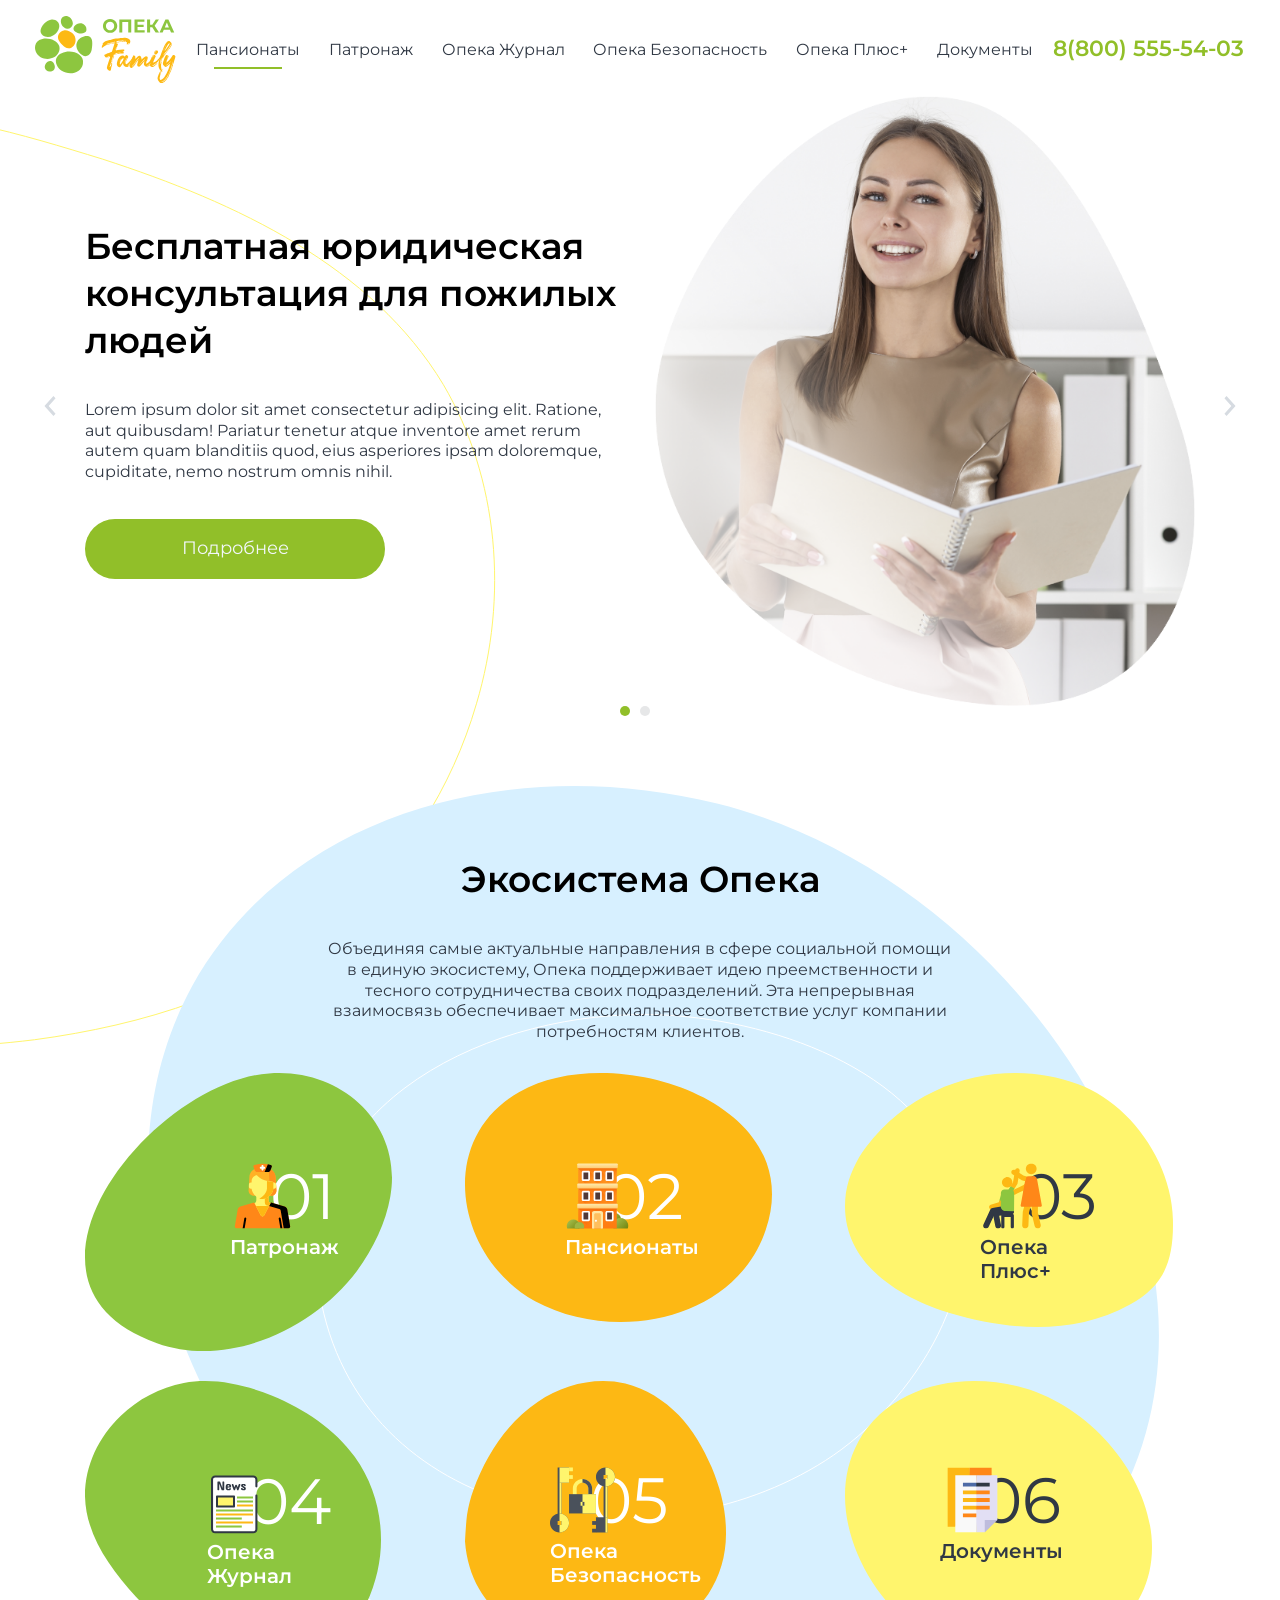
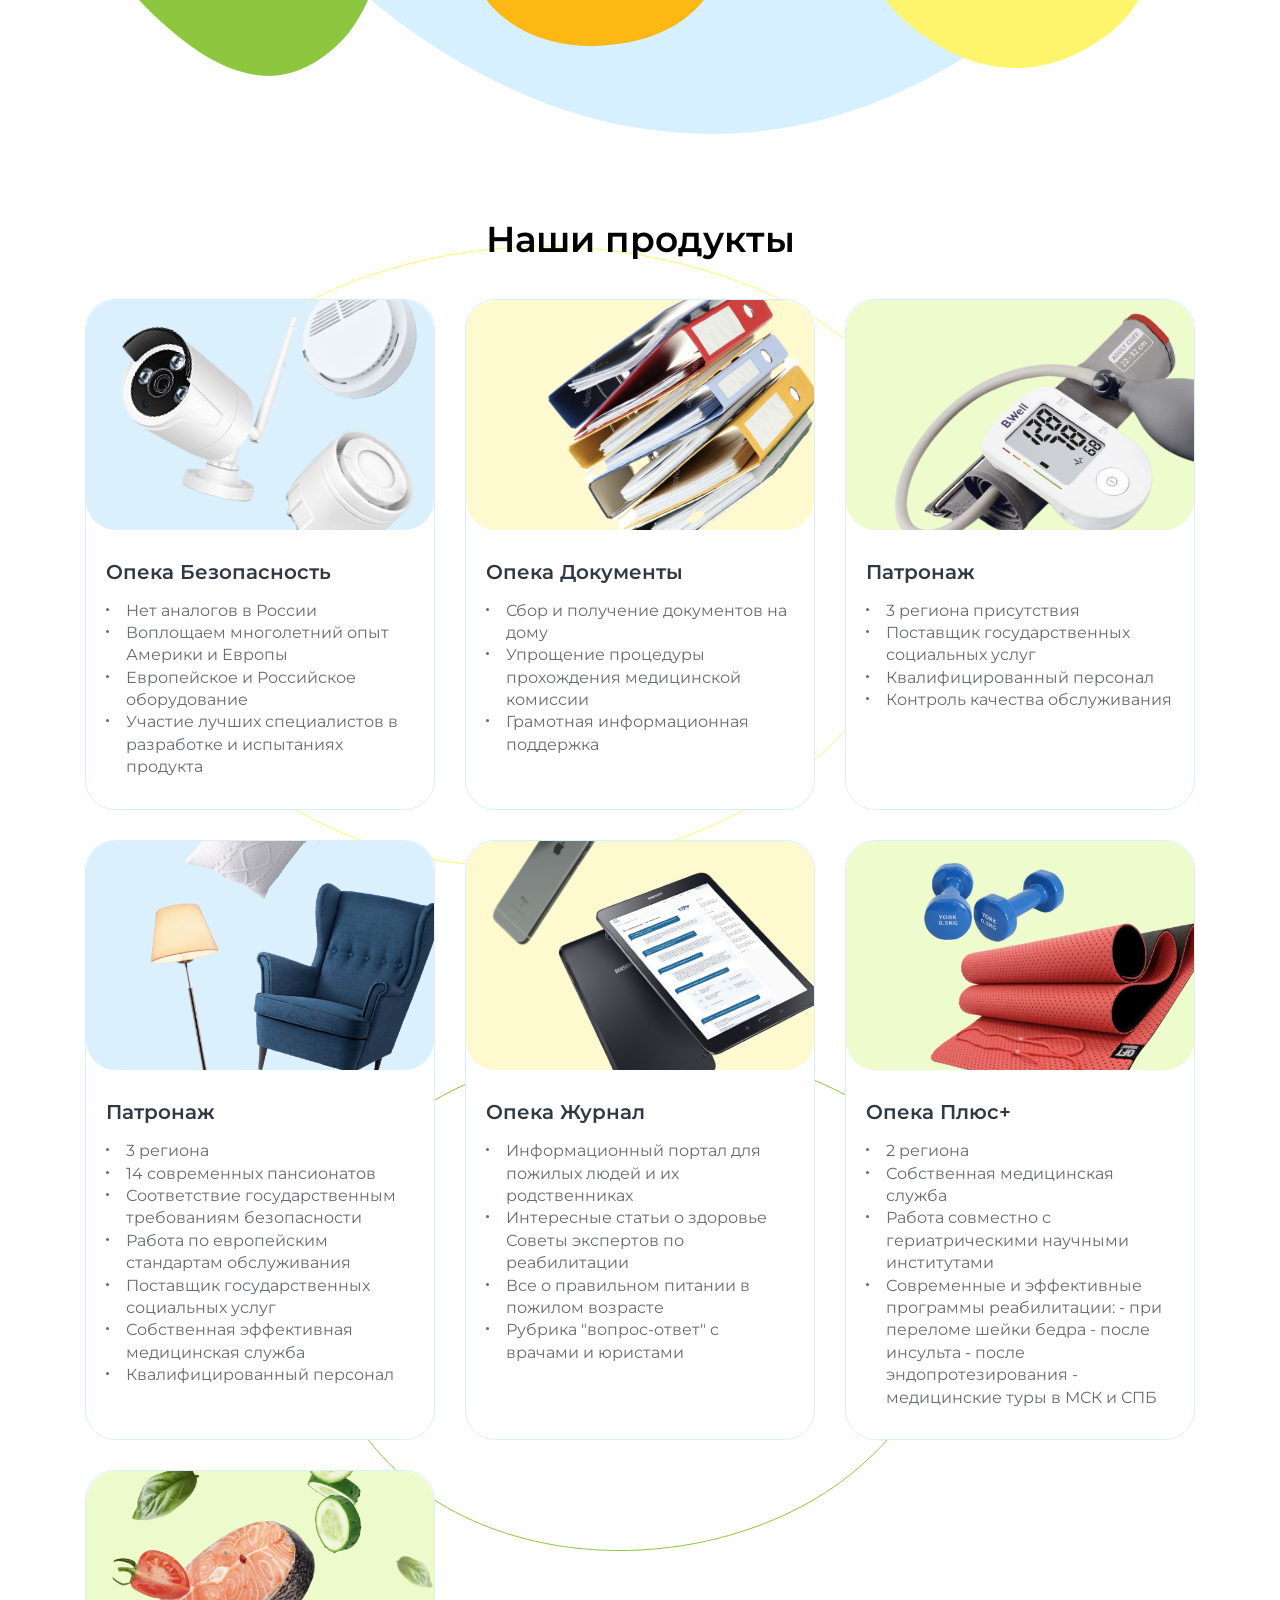
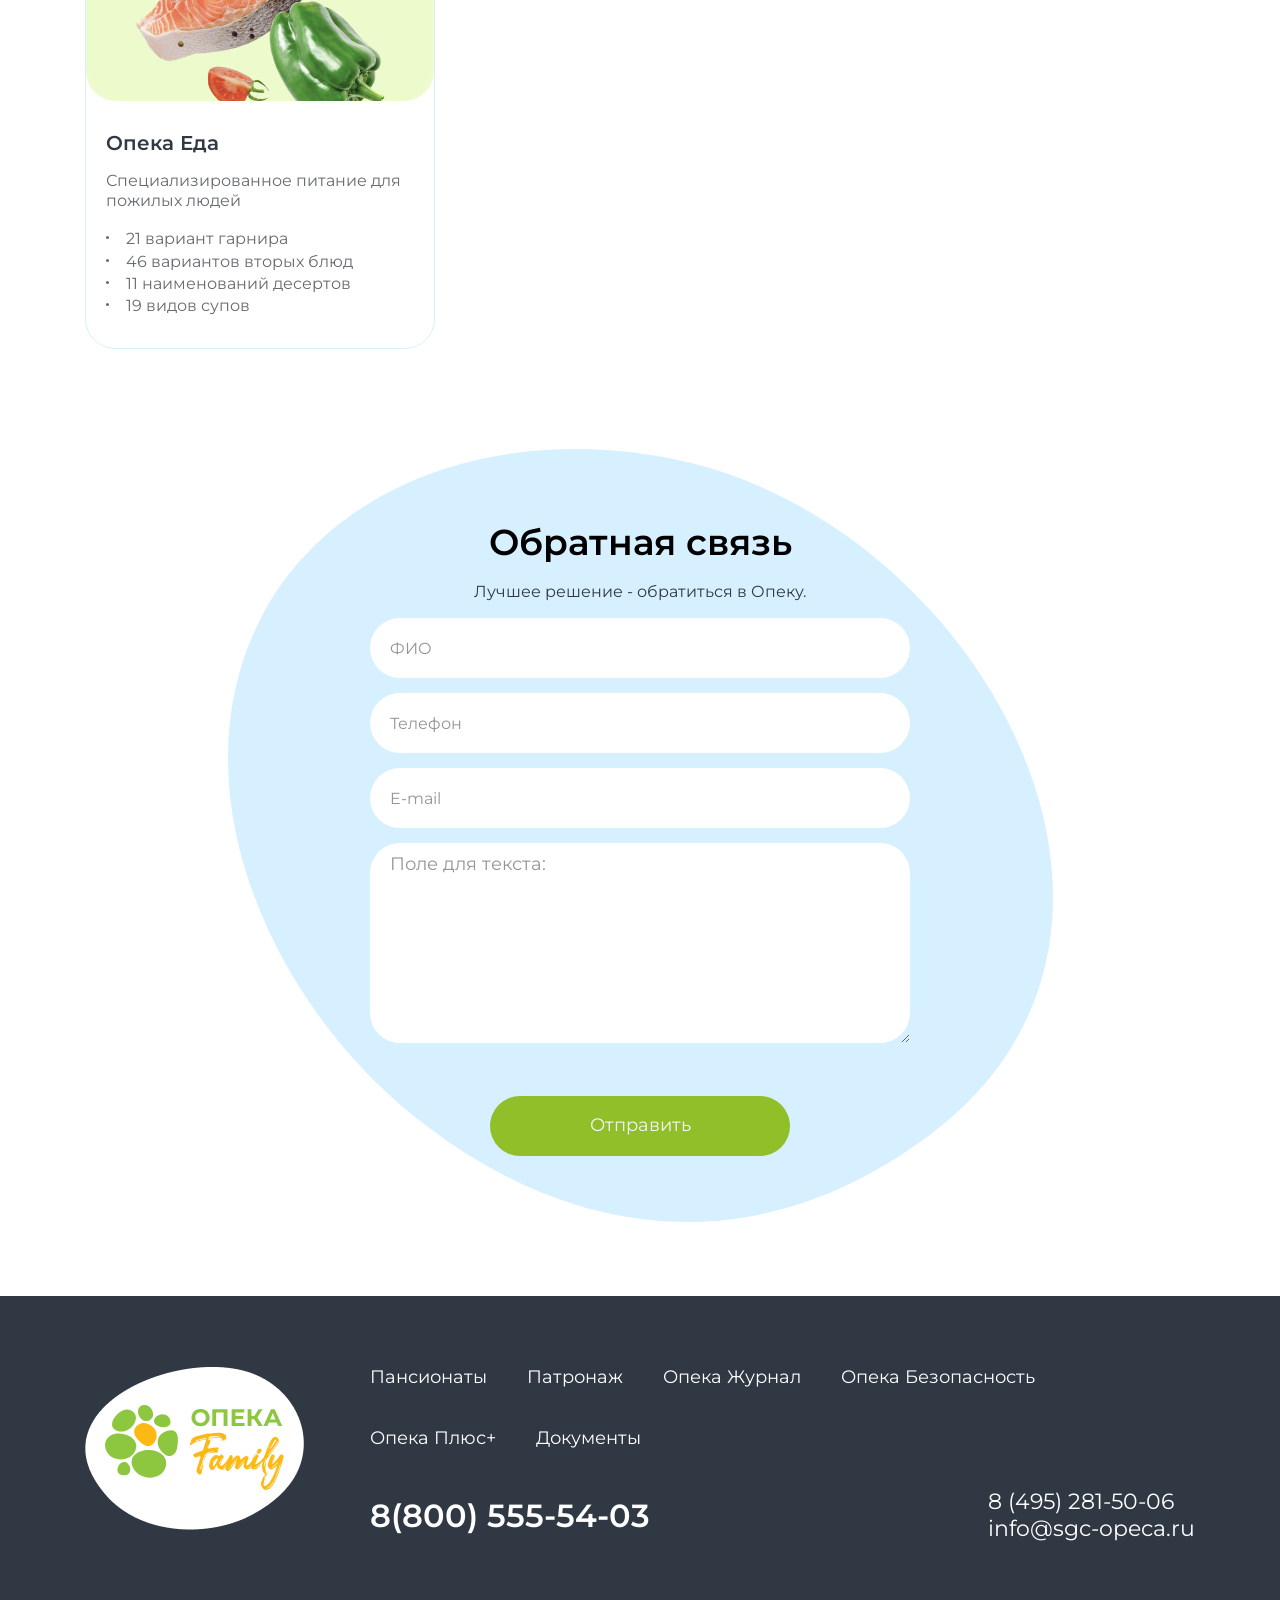
<file: index.html>
<!DOCTYPE html>
<html lang="ru">

<head>

	<meta charset="utf-8">

	<title>Family</title>
	<meta name="description" content="">

	<meta http-equiv="X-UA-Compatible" content="IE=edge">
	<meta name="viewport" content="width=device-width, initial-scale=1, maximum-scale=1">
	
	<link rel="stylesheet" href="css/main.min.css?v=2.2">

</head>

<body>

	<div class="main-wrapper">

		<header class="header">
			<div class="wrapper">
				<div class="container-fluid">
					<div class="row">
						<div class="col-md-12">
							<div class="header-container">
								<a href="#" class="logo"></a>

								<nav class="header__menu align-self-center">
									<ul>
										<li class="current"><a href="#">Пансионаты</a></li>
										<li><a href="#">Патронаж</a></li>
										<li><a href="#">Опека Журнал</a></li>
										<li><a href="#">Опека Безопасность</a></li>
										<li><a href="#">Опека Плюс+</a></li>
										<li><a href="#">Документы</a></li>
									</ul>
								</nav>

								<div class="phone align-self-center">
									<a href="tel:88005555403">8(800) 555-54-03</a>
								</div>
	
								<div class="menu-toggler"></div>
							</div>
						</div>
					</div>
				</div>
			</div>
		</header>

		<div class="menu">
			<ul>
				<li><a href="#">Пансионаты</a></li>
				<li><a href="#">Патронаж</a></li>
				<li><a href="#">Опека Журнал</a></li>
				<li><a href="#">Опека Безопасность</a></li>
				<li><a href="#">Опека Плюс+</a></li>
				<li><a href="#">Документы</a></li>
			</ul>
		</div>

		<section class="section_first line-orange">
			<div class="container">
				<div class="slider">
					<div class="slider__item">
						<div class="row">
							<div class="col-lg-6 order-lg-2">
								<img src="img/bg1.png" alt="">
							</div>

							<div class="col-text col-lg-6 align-self-center order-lg-1">

								<div class="slider__content">
									<div class="heading heading_md">Бесплатная юридическая консультация для пожилых людей</div>
			
									<div class="text">
										Lorem ipsum dolor sit amet consectetur adipisicing elit. Ratione, aut quibusdam! Pariatur tenetur atque inventore amet rerum autem quam blanditiis quod, eius asperiores ipsam doloremque, cupiditate, nemo nostrum omnis nihil.
									</div>
									<button class="btn">Подробнее</button>
								</div>
								
							</div>
							
						</div>
					</div>

					<div class="slider__item">
						<div class="row">
							<div class="col-lg-6 order-lg-2">
								<img src="img/bg1.png" alt="">
							</div>

							<div class="col-text col-lg-6 align-self-center order-lg-1">
								
								<div class="slider__content">
									<div class="heading heading_md">Бесплатная юридическая консультация для пожилых людей</div>
			
									<div class="text">
										Lorem ipsum dolor sit amet consectetur adipisicing elit. Ratione, aut quibusdam! Pariatur tenetur atque inventore amet rerum autem quam blanditiis quod, eius asperiores ipsam doloremque, cupiditate, nemo nostrum omnis nihil.
									</div>
									<button class="btn">Подробнее</button>
								</div>

							</div>
							
						</div>
					</div>
				</div>
			</div>
		</section>


		<section class="section_ecosystem bg-blue-egg line-white pt pb">
			<div class="container">
				<div class="row">
					<div class="col-md-12">
						<div class="heading heading_md text-center">Экосистема Опека</div>
					</div>
				</div>

				<div class="row justify-content-center">
					<div class="col-md-7">
						<div class="text">
							Объединяя самые актуальные направления в сфере социальной помощи в единую экосистему, Опека поддерживает идею преемственности и тесного сотрудничества своих подразделений. 
							Эта непрерывная взаимосвязь обеспечивает максимальное соответствие услуг компании потребностям клиентов.
						</div>
					</div>
				</div>

				<div class="row">
					<div class="col-lg-4 col-md-6">
						<div class="egg egg_1">
							<div class="egg__inner">
								<div class="egg__digit">
									<img src="img/i1.svg" alt="">
									<span>01</span>
								</div>
								<div class="egg__title">Патронаж</div>
							</div>
						</div>
					</div>

					<div class="col-lg-4 col-md-6">
						<div class="egg egg_2">
							<div class="egg__inner">
								<div class="egg__digit">
									<img src="img/i2.svg" alt="">
									<span>02</span>
								</div>
								<div class="egg__title">Пансионаты</div>
							</div>
						</div>
					</div>

					<div class="col-lg-4 col-md-6">
						<div class="egg egg_black egg_3">
							<div class="egg__inner">
								<div class="egg__digit">
									<img src="img/i3.svg" alt="">
									<span>03</span>
								</div>
								<div class="egg__title">Опека<br>Плюс+</div>
							</div>
						</div>
					</div>

					<div class="col-lg-4 col-md-6">
						<div class="egg egg_4">
							<div class="egg__inner">
								<div class="egg__digit">
									<img src="img/i4.svg" alt="">
									<span>04</span>
								</div>
								<div class="egg__title">Опека<br>Журнал</div>
							</div>
						</div>
					</div>

					<div class="col-lg-4 col-md-6">
						<div class="egg egg_5">
							<div class="egg__inner">
								<div class="egg__digit">
									<img src="img/i5.svg" alt="">
									<span>05</span>
								</div>
								<div class="egg__title">Опека<br>Безопасность</div>
							</div>
						</div>
					</div>

					<div class="col-lg-4 col-md-6">
						<div class="egg egg_6 egg_black">
							<div class="egg__inner">
								<div class="egg__digit">
									<img src="img/i6.svg" alt="">
									<span>06</span>
								</div>
								<div class="egg__title">Документы</div>
							</div>
						</div>
					</div>
				</div>
			</div>
		</section>

		<section class="section_products line-orange-sm line-green pt pb">
			<div class="container">
				<div class="row">
					<div class="col-md-12">
						<div class="heading text-center heading_md">Наши продукты</div>
					</div>
				</div>

				<div class="row">
					<div class="col-lg-4 col-md-6 col-card">
						<div class="card">
							<div class="card__img"><img src="img/p1.png" alt=""></div>
							<div class="card__content">
								<div class="card__title">Опека Безопасность</div>
								<div class="text">
									<ul>
										<li>Нет аналогов в России</li>
										<li>Воплощаем многолетний опыт Америки и Европы</li>
										<li>Европейское и Российское оборудование</li>
										<li>Участие лучших специалистов в разработке и испытаниях продукта</li>
									</ul>
								</div>
							</div>
							
						</div>
					</div>

					<div class="col-lg-4 col-md-6 col-card">
						<div class="card">
							<div class="card__img"><img src="img/p2.png" alt=""></div>
							<div class="card__content">
								<div class="card__title">Опека Документы</div>
								<div class="text">
									<ul>
										<li>Сбор и получение документов на дому </li>
										<li>Упрощение процедуры прохождения медицинской комиссии</li>
										<li>Грамотная информационная поддержка</li>
									</ul>
								</div>
							</div>
							
						</div>
					</div>

					<div class="col-lg-4 col-md-6 col-card">
						<div class="card">
							<div class="card__img"><img src="img/p3.png" alt=""></div>
							<div class="card__content">
								<div class="card__title">Патронаж</div>
								<div class="text">
									<ul>
										<li>3 региона присутствия</li>
										<li>Поставщик государственных социальных услуг</li>
										<li>Квалифицированный персонал</li>
										<li>Контроль качества обслуживания</li>
									</ul>
								</div>
							</div>
							
						</div>
					</div>

					<div class="col-lg-4 col-md-6 col-card">
						<div class="card">
							<div class="card__img"><img src="img/p4.png" alt=""></div>
							<div class="card__content">
								<div class="card__title">Патронаж</div>
								<div class="text">
									<ul>
										<li>3 региона</li>
										<li>14 современных пансионатов</li>
										<li>Соответствие государственным требованиям безопасности</li>
										<li>Работа по европейским стандартам обслуживания</li>
										<li>Поставщик государственных социальных услуг</li>
										<li>Собственная эффективная медицинская служба</li>
										<li>Квалифицированный персонал</li>
									</ul>
								</div>
							</div>
							
						</div>
					</div>

					<div class="col-lg-4 col-md-6 col-card">
						<div class="card">
							<div class="card__img"><img src="img/p5.png" alt=""></div>
							<div class="card__content">
								<div class="card__title">Опека Журнал</div>
								<div class="text">
									<ul>
										<li>Информационный портал для пожилых людей и их родственниках</li>
										<li>Интересные статьи о здоровье Советы экспертов по реабилитации</li>
										<li>Все о правильном питании в пожилом возрасте</li>
										<li>Рубрика "вопрос-ответ" с врачами и юристами</li>
									</ul>
								</div>
							</div>
						</div>
					</div>

					<div class="col-lg-4 col-md-6 col-card">
						<div class="card">
							<div class="card__img"><img src="img/p6.png" alt=""></div>
							<div class="card__content">
								<div class="card__title">Опека Плюс+</div>
								<div class="text">
									<ul>
										<li>2 региона</li>
										<li>Собственная медицинская служба </li>
										<li>Работа совместно с гериатрическими научными институтами </li>
										<li>Современные и эффективные программы реабилитации: - при переломе шейки бедра - после инсульта - после эндопротезирования - медицинские туры в МСК и СПБ</li>
									</ul>
								</div>
							</div>
						</div>
					</div>

					<div class="col-lg-4 col-md-6 col-card">
						<div class="card">
							<div class="card__img"><img src="img/eda.jpg" alt=""></div>
							<div class="card__content">
								<div class="card__title">Опека Еда</div>
								<div class="text">
									<p class="text-grey">Специализированное питание для пожилых людей</p>
									<ul>
										<li>21 вариант гарнира</li>
										<li>46 вариантов вторых блюд</li>
										<li>11 наименований десертов</li>
										<li>19 видов супов</li>
									</ul>
								</div>
							</div>
						</div>
					</div>
				</div>
			</div>
		</section>

		<section class="section_form pt pb">
			<div class="container">
				<div class="row">
					<div class="col-md-12">
						<div class="heading heading_md text-center">Обратная связь</div>
						<div class="text text-center">Лучшее решение - обратиться в Опеку.</div>
					</div>
				</div>
				
				<form action="" class="form">
					<div class="row justify-content-center">
						<div class="col-lg-6 col-md-5">
							<input type="text" placeholder="ФИО" class="form__input">
							<input type="text" placeholder="Телефон" class="form__input">
							<input type="text" placeholder="E-mail" class="form__input">
							
							<textarea class="form__text" placeholder="Поле для текста:"></textarea>
						
							<button class="btn">Отправить</button>
						</div>

						
					</div>
				</form>
				
			</div>
		</section>


		<footer class="footer pt pb">
			<div class="container">
				<div class="row">
					<div class="col-md-3">
						<div class="logo">
							<div class="logo-inner"></div>
						</div>
					</div>

					<div class="col-md-9">
						<nav class="footer__menu">
							<ul>
								<li><a href="#">Пансионаты</a></li>
								<li><a href="#">Патронаж</a></li>
								<li><a href="#">Опека Журнал</a></li>
								<li><a href="#">Опека Безопасность</a></li>
								<li><a href="#">Опека Плюс+</a></li>
								<li><a href="#">Документы</a></li>
							</ul>
						</nav>

						<div class="block-bottom">
							<div class="phone"><a href="tel:88005555403">8(800) 555-54-03</a></div>
							<div>
								<div class="contact"><a href="tel:84952815006">8 (495) 281-50-06</a></div>
								<div class="contact"><a href="mailto:info@sgc-opeca.ru">info@sgc-opeca.ru</a></div>
							</div>
						</div>
					</div>
				</div>
			</div>
		</footer>
	</div>

	<script src="js/scripts.min.js?v=2.2"></script>

</body>
</html>
</file>
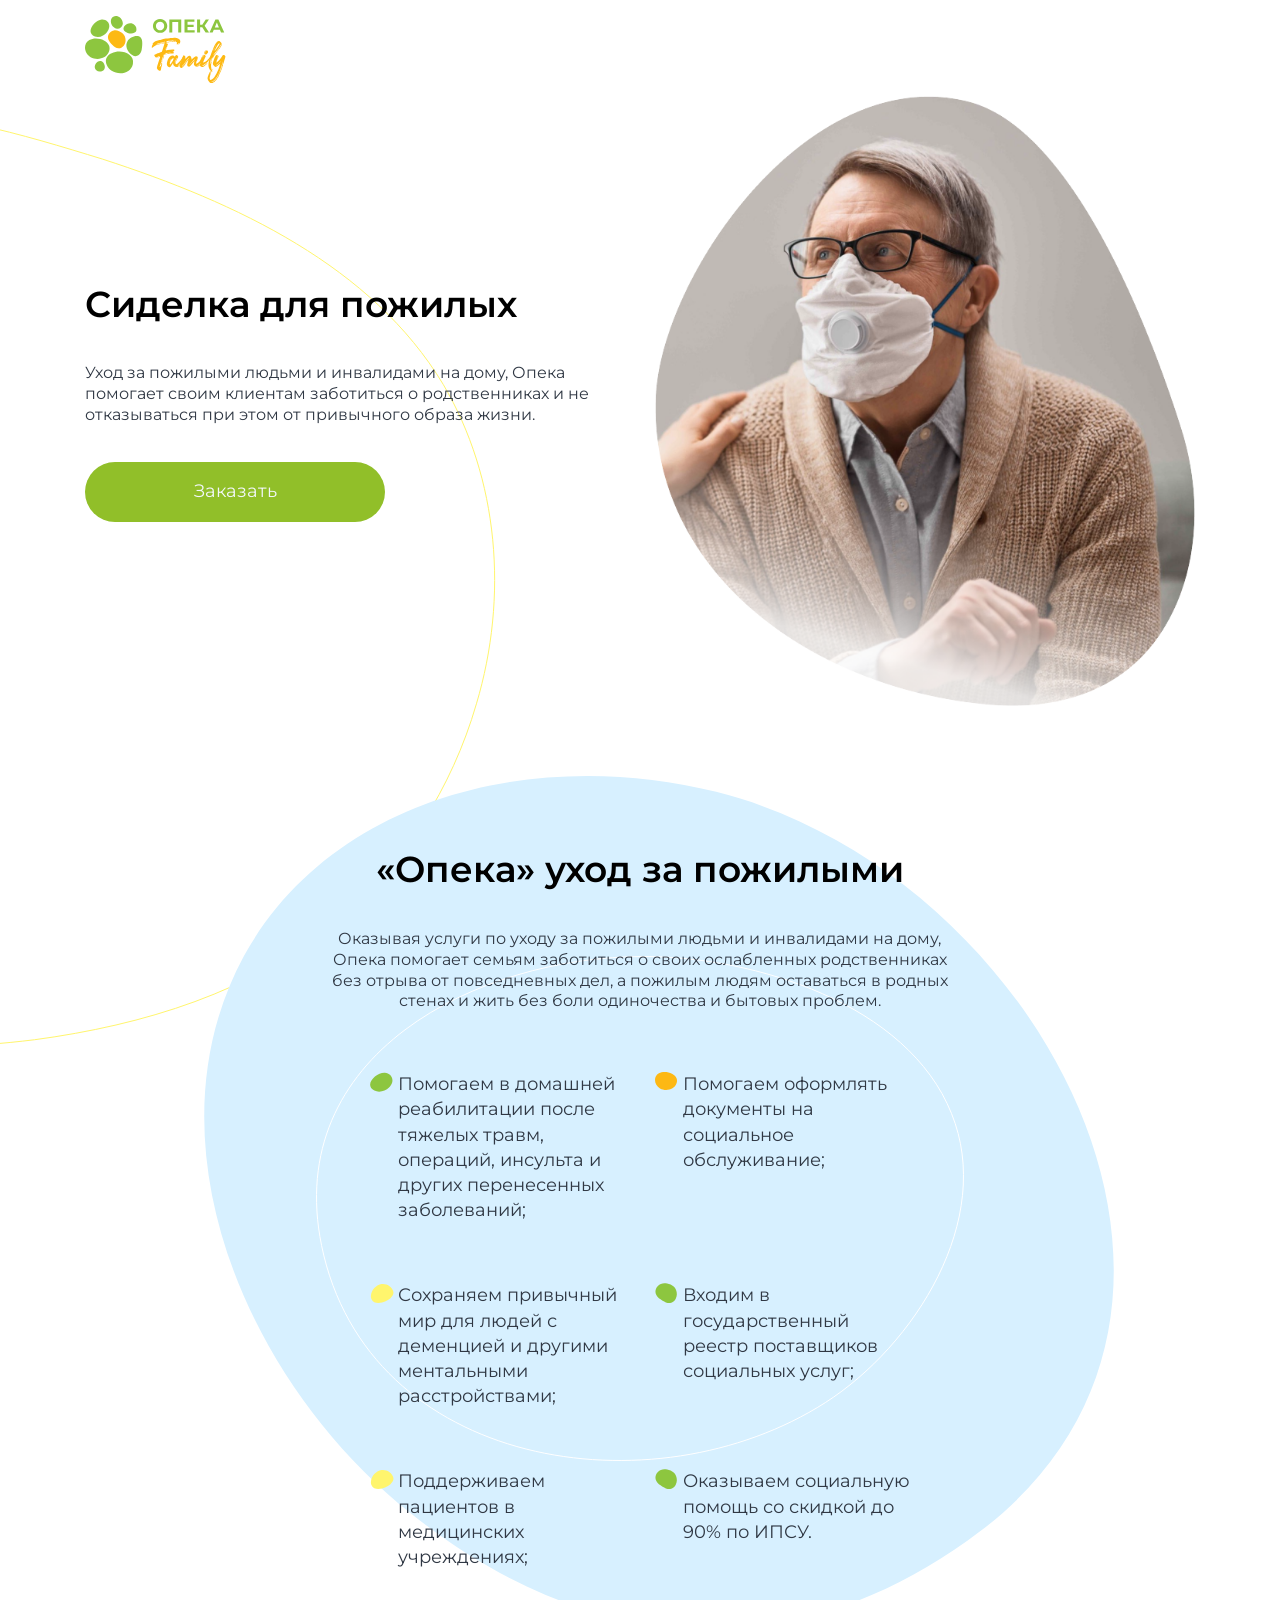
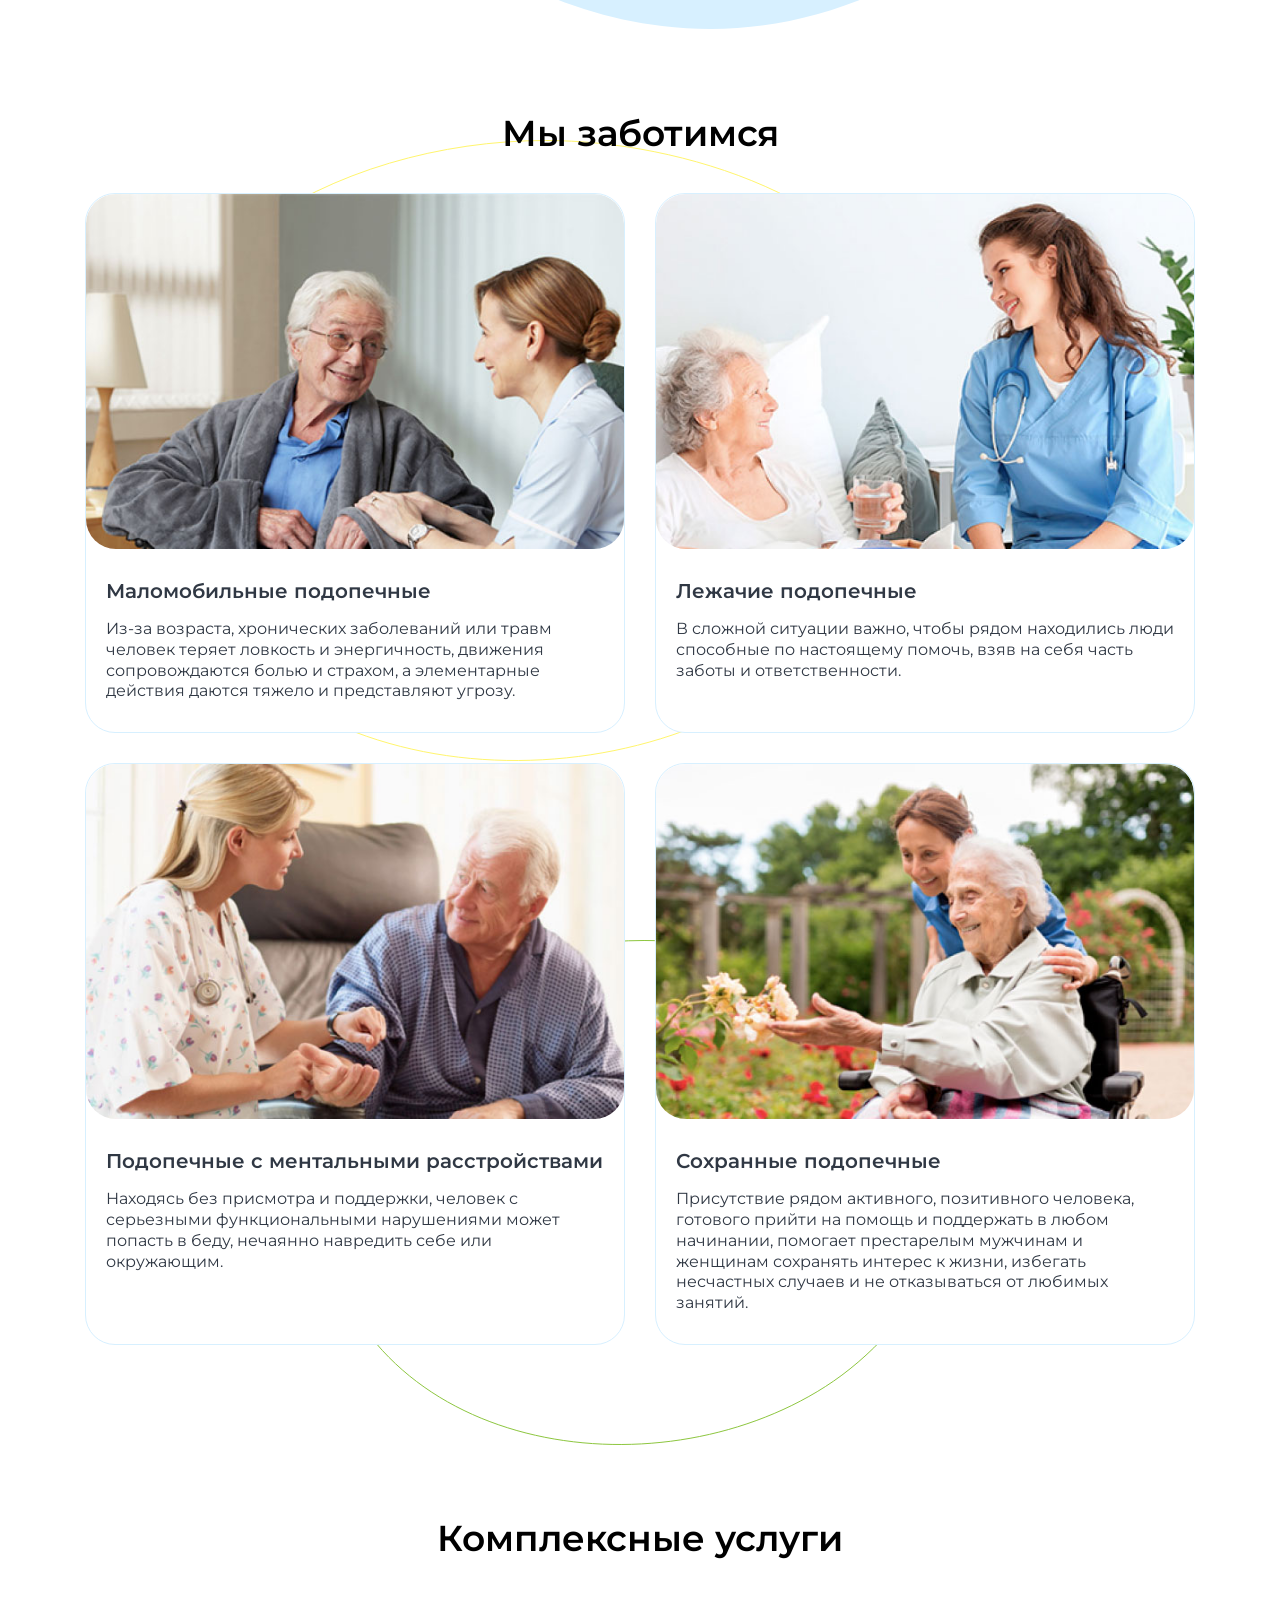
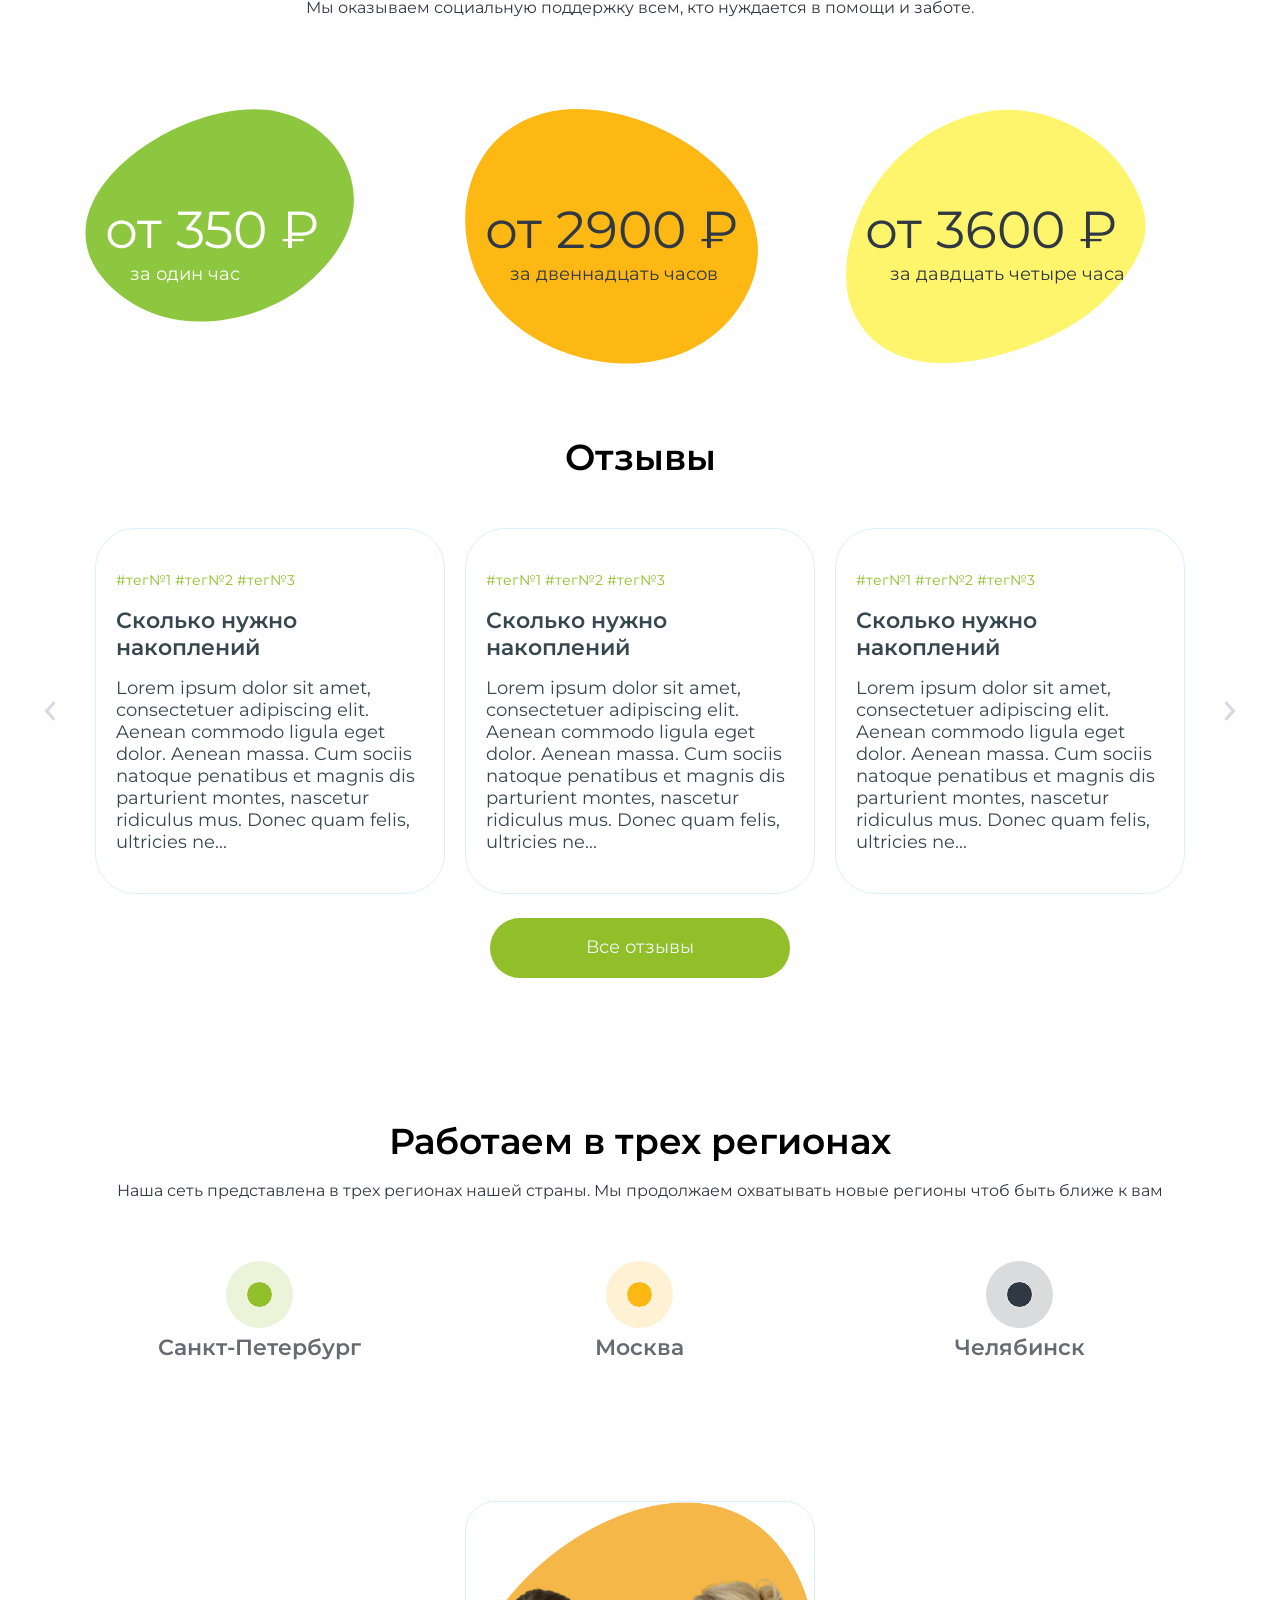
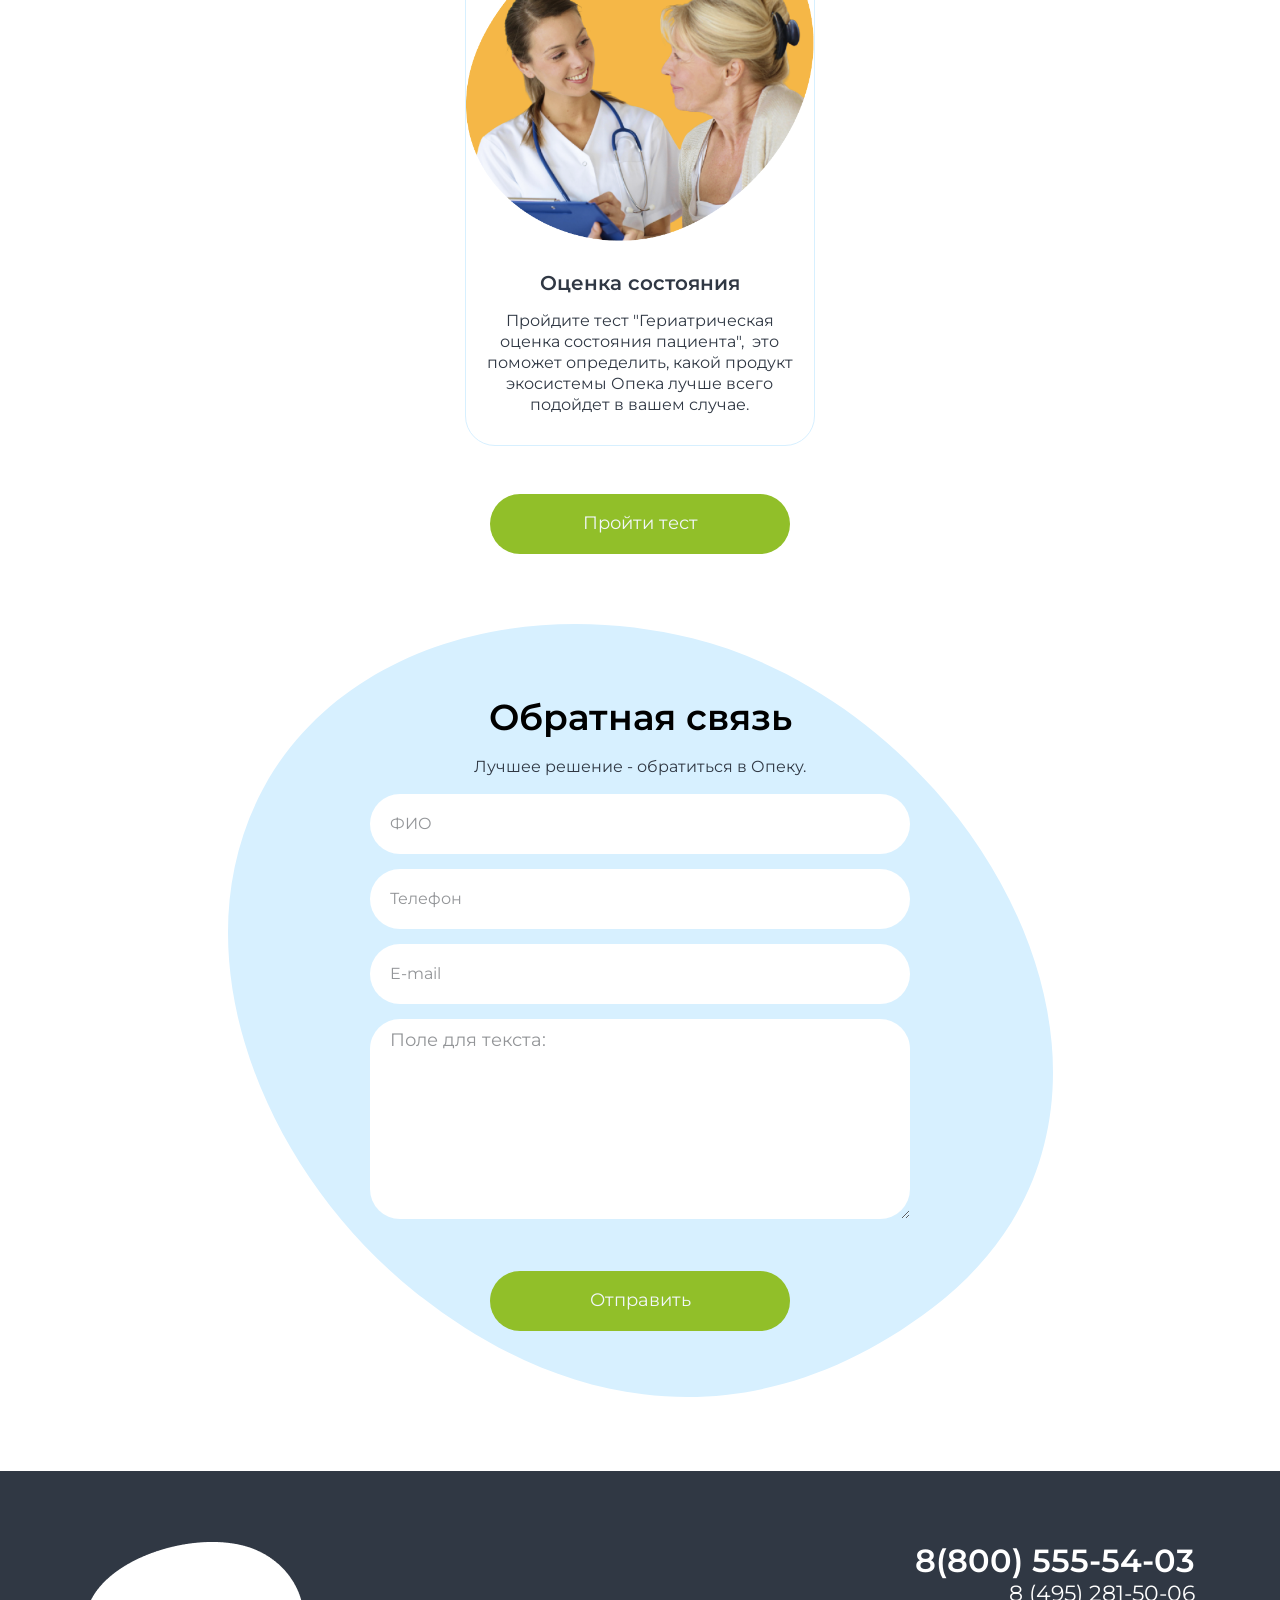
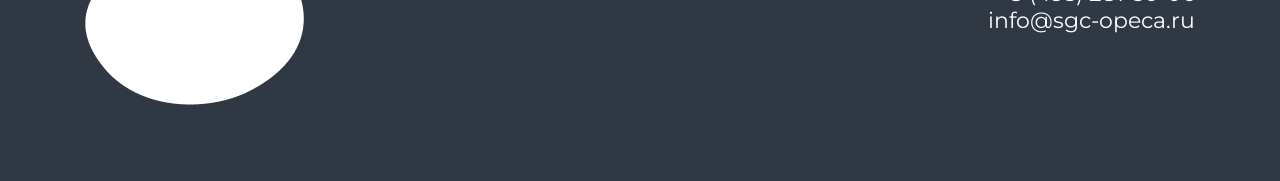
<file: care.html>
<!DOCTYPE html>
<html lang="ru">

<head>

	<meta charset="utf-8">

	<title>Family</title>
	<meta name="description" content="">

	<meta http-equiv="X-UA-Compatible" content="IE=edge">
	<meta name="viewport" content="width=device-width, initial-scale=1, maximum-scale=1">
	
	<link rel="stylesheet" href="css/main.min.css?v=2.2">

</head>

<body>

	<div class="main-wrapper">

		<header class="header">
			<div class="container">
				<div class="row">
					<div class="col-md-12">
						<div class="header-container">
							<a href="#" class="logo"></a>

							<div class="menu-toggler"></div>
						</div>
					</div>
				</div>
			</div>
		</header>

		<div class="menu">
			<ul>
				<li><a href="#">Пункт 1</a></li>
				<li><a hrefT="#">Пункт 2</a></li>
				<li><a href="#">Пункт 3</a></li>
				<li><a href="#">Пункт 4</a></li>
				<li><a href="#">Пункт 5</a></li>
			</ul>
		</div>

		<section class="section_first line-orange">
			<div class="container">
				<div class="slider">
					<div class="slider__item">
						<div class="row">
							<div class="col-lg-6 order-lg-2">
								<img src="img/ded.png" alt="">
							</div>

							<div class="col-text col-lg-6 align-self-center order-lg-1">

								<div class="slider__content">
									<div class="heading heading_md">Сиделка для пожилых</div>
			
									<div class="text">
										Уход за пожилыми людьми и инвалидами на дому, Опека помогает своим клиентам заботиться о родственниках и не отказываться при этом от привычного образа жизни.
									</div>
									<button class="btn">Заказать</button>
								</div>
								
							</div>
						</div>
					</div>
				</div>
			</div>
		</section>


		<section class="section_ecosystem bg-blue-egg bg-blue-egg-sm line-white pt pb">
			<div class="container">
				<div class="row">
					<div class="col-md-12">
						<div class="heading heading_md text-center">«Опека»
							уход за пожилыми</div>
					</div>
				</div>

				<div class="row justify-content-center">
					<div class="col-md-7">
						<div class="text">
							Оказывая услуги по уходу 
							за пожилыми людьми 
							и инвалидами на дому, Опека помогает семьям заботиться 
							о своих ослабленных родственниках без отрыва 
							от повседневных дел, а пожилым людям оставаться в родных стенах и жить без боли одиночества и бытовых проблем.
						</div>
					</div>
				</div>

				<div class="row justify-content-center">
					<div class="col-lg-3 col-md-8">
						<div class="list list_1">
							Помогаем в домашней реабилитации после тяжелых травм, операций, инсульта и других перенесенных заболеваний;
						</div>
					</div>
					<div class="col-lg-3 col-md-8">
						<div class="list list_2">
							Помогаем оформлять документы на социальное обслуживание;
						</div>
					</div>
				</div>

				<div class="row justify-content-center">
					<div class="col-lg-3 col-md-8">
						<div class="list list_3">
							Сохраняем привычный мир для людей с деменцией и другими ментальными расстройствами;
						</div>
					</div>
					<div class="col-lg-3 col-md-8">
						<div class="list list_4">
							Входим в государственный реестр поставщиков социальных услуг;
						</div>
					</div>
				</div>

				<div class="row justify-content-center">
					<div class="col-lg-3 col-md-8">
						<div class="list list_3">
							Поддерживаем пациентов в медицинских учреждениях;
						</div>
					</div>
					<div class="col-lg-3 col-md-8">
						<div class="list list_4">
							Оказываем социальную помощь со скидкой до 90% по ИПСУ.
						</div>
					</div>
				</div>
			</div>
		</section>

		<section class="section_products line-orange-sm line-green pt pb">
			<div class="container">
				<div class="row">
					<div class="col-md-12">
						<div class="heading text-center heading_md">Мы заботимся</div>
					</div>
				</div>

				<div class="row">
					<div class="col-md-6 col-card">
						<div class="card">
							<div class="card__img"><img src="img/c1.jpg" alt=""></div>
							<div class="card__content">
								<div class="card__title">Маломобильные подопечные</div>
								<div class="text">
									Из-за возраста, хронических заболеваний или травм человек теряет ловкость и энергичность, движения сопровождаются болью и страхом, а элементарные действия даются тяжело и представляют угрозу.
								</div>
							</div>
						</div>
					</div>

					<div class="col-md-6 col-card">
						<div class="card">
							<div class="card__img"><img src="img/c2.jpg" alt=""></div>
							<div class="card__content">
								<div class="card__title">Лежачие подопечные</div>
								<div class="text">
									В сложной ситуации важно, чтобы рядом находились люди способные по настоящему помочь, взяв на себя часть заботы и ответственности.
								</div>
							</div>
							
						</div>
					</div>

					<div class="col-md-6 col-card">
						<div class="card">
							<div class="card__img"><img src="img/c3.jpg" alt=""></div>
							<div class="card__content">
								<div class="card__title">Подопечные с ментальными расстройствами</div>
								<div class="text">
									Находясь без присмотра и поддержки, человек с серьезными функциональными нарушениями может попасть в беду, нечаянно навредить себе или окружающим.
								</div>
							</div>
							
						</div>
					</div>

					<div class="col-md-6 col-card">
						<div class="card">
							<div class="card__img"><img src="img/c4.jpg" alt=""></div>
							<div class="card__content">
								<div class="card__title">Сохранные подопечные</div>
								<div class="text">
									Присутствие рядом активного, позитивного человека, готового прийти на помощь и поддержать в любом начинании, помогает престарелым мужчинам и женщинам сохранять интерес к жизни, избегать несчастных случаев и не отказываться от любимых занятий.
								</div>
							</div>
							
						</div>
					</div>
				</div>
			</div>
		</section>


		<section class="section_service bg-blue-egg-sm-2 pt pb">
			<div class="container">
				<div class="row">
					<div class="col-md-12">
						<div class="heading heading_md text-center">
							Комплексные услуги
						</div>

						<div class="text text-center">Мы оказываем социальную поддержку всем, кто нуждается в помощи и заботе.</div>
					</div>
				</div>

				<div class="row row-1">
					<div class="col-lg-4">
						<div class="egg egg_v2 egg_01">
							<div class="egg__inner">
								<div class="egg__digit">
									<span>от 350 ₽</span>
								</div>
								<div class="egg__title">за один час</div>
							</div>
						</div>
					</div>

					<div class="col-lg-4">
						<div class="egg egg_v2 egg_02 egg_black">
							<div class="egg__inner">
								<div class="egg__digit">
									<span>от 2900 ₽</span>
								</div>
								<div class="egg__title">за двеннадцать часов</div>
							</div>
						</div>
					</div>

					<div class="col-lg-4">
						<div class="egg egg_v2 egg_03 egg_black">
							<div class="egg__inner">
								<div class="egg__digit">
									<span>от 3600 ₽</span>
								</div>
								<div class="egg__title">за давдцать четыре часа</div>
							</div>
						</div>
					</div>
				</div>
			</div>
		</section>

		<section class="section_feedback pb">
			<div class="container">
				<div class="row">
					<div class="col-md-12">
						<div class="heading heading_md text-center">Отзывы</div>
					</div>
				</div>

				<div class="row">
					<div class="col-md-12">
						<div class="feedback">
							<div class="feedback__item">
								<div class="feedback__item-tags"><a href="#">#тег№1</a> <a href="#">#тег№2</a> <a href="#">#тег№3</a></div>
							
								<div class="feedback__item-title">
									Сколько нужно накоплений
								</div>

								<div class="feedback__item-text">Lorem ipsum dolor sit amet, consectetuer adipiscing elit. Aenean commodo ligula eget dolor. Aenean massa. Cum sociis natoque penatibus et magnis dis parturient montes, nascetur ridiculus mus. Donec quam felis, ultricies ne...</div>
							</div>

							<div class="feedback__item">
								<div class="feedback__item-tags"><a href="#">#тег№1</a> <a href="#">#тег№2</a> <a href="#">#тег№3</a></div>
							
								<div class="feedback__item-title">
									Сколько нужно накоплений
								</div>

								<div class="feedback__item-text">Lorem ipsum dolor sit amet, consectetuer adipiscing elit. Aenean commodo ligula eget dolor. Aenean massa. Cum sociis natoque penatibus et magnis dis parturient montes, nascetur ridiculus mus. Donec quam felis, ultricies ne...</div>
							</div>

							<div class="feedback__item">
								<div class="feedback__item-tags"><a href="#">#тег№1</a> <a href="#">#тег№2</a> <a href="#">#тег№3</a></div>
							
								<div class="feedback__item-title">
									Сколько нужно накоплений
								</div>

								<div class="feedback__item-text">Lorem ipsum dolor sit amet, consectetuer adipiscing elit. Aenean commodo ligula eget dolor. Aenean massa. Cum sociis natoque penatibus et magnis dis parturient montes, nascetur ridiculus mus. Donec quam felis, ultricies ne...</div>
							</div>

							<div class="feedback__item">
								<div class="feedback__item-tags"><a href="#">#тег№1</a> <a href="#">#тег№2</a> <a href="#">#тег№3</a></div>
							
								<div class="feedback__item-title">
									Сколько нужно накоплений
								</div>

								<div class="feedback__item-text">Lorem ipsum dolor sit amet, consectetuer adipiscing elit. Aenean commodo ligula eget dolor. Aenean massa. Cum sociis natoque penatibus et magnis dis parturient montes, nascetur ridiculus mus. Donec quam felis, ultricies ne...</div>
							</div>

							<div class="feedback__item">
								<div class="feedback__item-tags"><a href="#">#тег№1</a> <a href="#">#тег№2</a> <a href="#">#тег№3</a></div>
							
								<div class="feedback__item-title">
									Сколько нужно накоплений
								</div>

								<div class="feedback__item-text">Lorem ipsum dolor sit amet, consectetuer adipiscing elit. Aenean commodo ligula eget dolor. Aenean massa. Cum sociis natoque penatibus et magnis dis parturient montes, nascetur ridiculus mus. Donec quam felis, ultricies ne...</div>
							</div>
						</div>
					</div>
				</div>

				<div class="row">
					<div class="col-md-12 text-center mt-4">
						<button class="btn">Все отзывы</button>
					</div>
				</div>
			</div>
		</section>

		<section class="section_region line-white bg-blue-egg-sm-2 pt pb">
			<div class="container">
				<div class="row justify-content-center">
					<div class="col-md-12 col-sm-6 col-xs-8">
						<div class="heading heading_md text-center">Работаем в трех регионах</div>
						<div class="text text-center">Наша сеть представлена в трех регионах нашей страны. 
							Мы продолжаем охватывать новые регионы чтоб быть ближе к вам</div>
					</div>
				</div>

				<div class="row row-1">
					<div class="col-lg-4 col-item text-center">
						<div class="point point_1"></div>
						<div class="city">Санкт-Петербург</div>
					</div>

					<div class="col-lg-4 col-item text-center">
						<div class="point point_2"></div>
						<div class="city">Москва</div>
					</div>

					<div class="col-lg-4 col-item text-center">
						<div class="point point_3"></div>
						<div class="city">Челябинск</div>
					</div>
				</div>
			</div>
		</section>


		<section class="line-white pt pb">
			<div class="container">
				<div class="row justify-content-center">
					<div class="col-lg-4 col-md-6">
						<div class="card">
							<div class="card__img"><img src="img/pic.png" alt=""></div>
							<div class="card__content">
								<div class="card__title text-center">Оценка состояния</div>
								<div class="text text-center">
									Пройдите тест "Гериатрическая оценка состояния пациента",  это поможет определить, какой продукт экосистемы Опека лучше всего подойдет в вашем случае.
								</div>
							</div>
						</div>
					</div>
				</div>

				<div class="row mt-5">
					<div class="col-md-12 text-center">
						<button class="btn">Пройти тест</button>
					</div>
				</div>
			</div>
		</section>

		<section class="section_form pt pb">
			<div class="container">
				<div class="row">
					<div class="col-md-12">
						<div class="heading heading_md text-center">Обратная связь</div>
						<div class="text text-center">Лучшее решение - обратиться в Опеку.</div>
					</div>
				</div>
				
				<form action="" class="form">
					<div class="row justify-content-center">
						<div class="col-lg-6 col-md-5">
							<input type="text" placeholder="ФИО" class="form__input">
							<input type="text" placeholder="Телефон" class="form__input">
							<input type="text" placeholder="E-mail" class="form__input">
							
							<textarea class="form__text" placeholder="Поле для текста:"></textarea>
						
							<button class="btn">Отправить</button>
						</div>
					</div>
				</form>
				
			</div>
		</section>


		<footer class="footer pt pb">
			<div class="container">
				<div class="row">
					<div class="col-md-6">
						<div class="logo"></div>
					</div>

					<div class="col-md-6 col-right">
						<div class="phone"><a href="tel:88005555403">8(800) 555-54-03</a></div>
						<div class="contact"><a href="tel:84952815006">8 (495) 281-50-06</a></div>
						<div class="contact"><a href="mailto:info@sgc-opeca.ru">info@sgc-opeca.ru</a></div>
					</div>
				</div>
			</div>
		</footer>
	</div>

	<script src="js/scripts.min.js?v=2.2"></script>

</body>
</html>
</file>
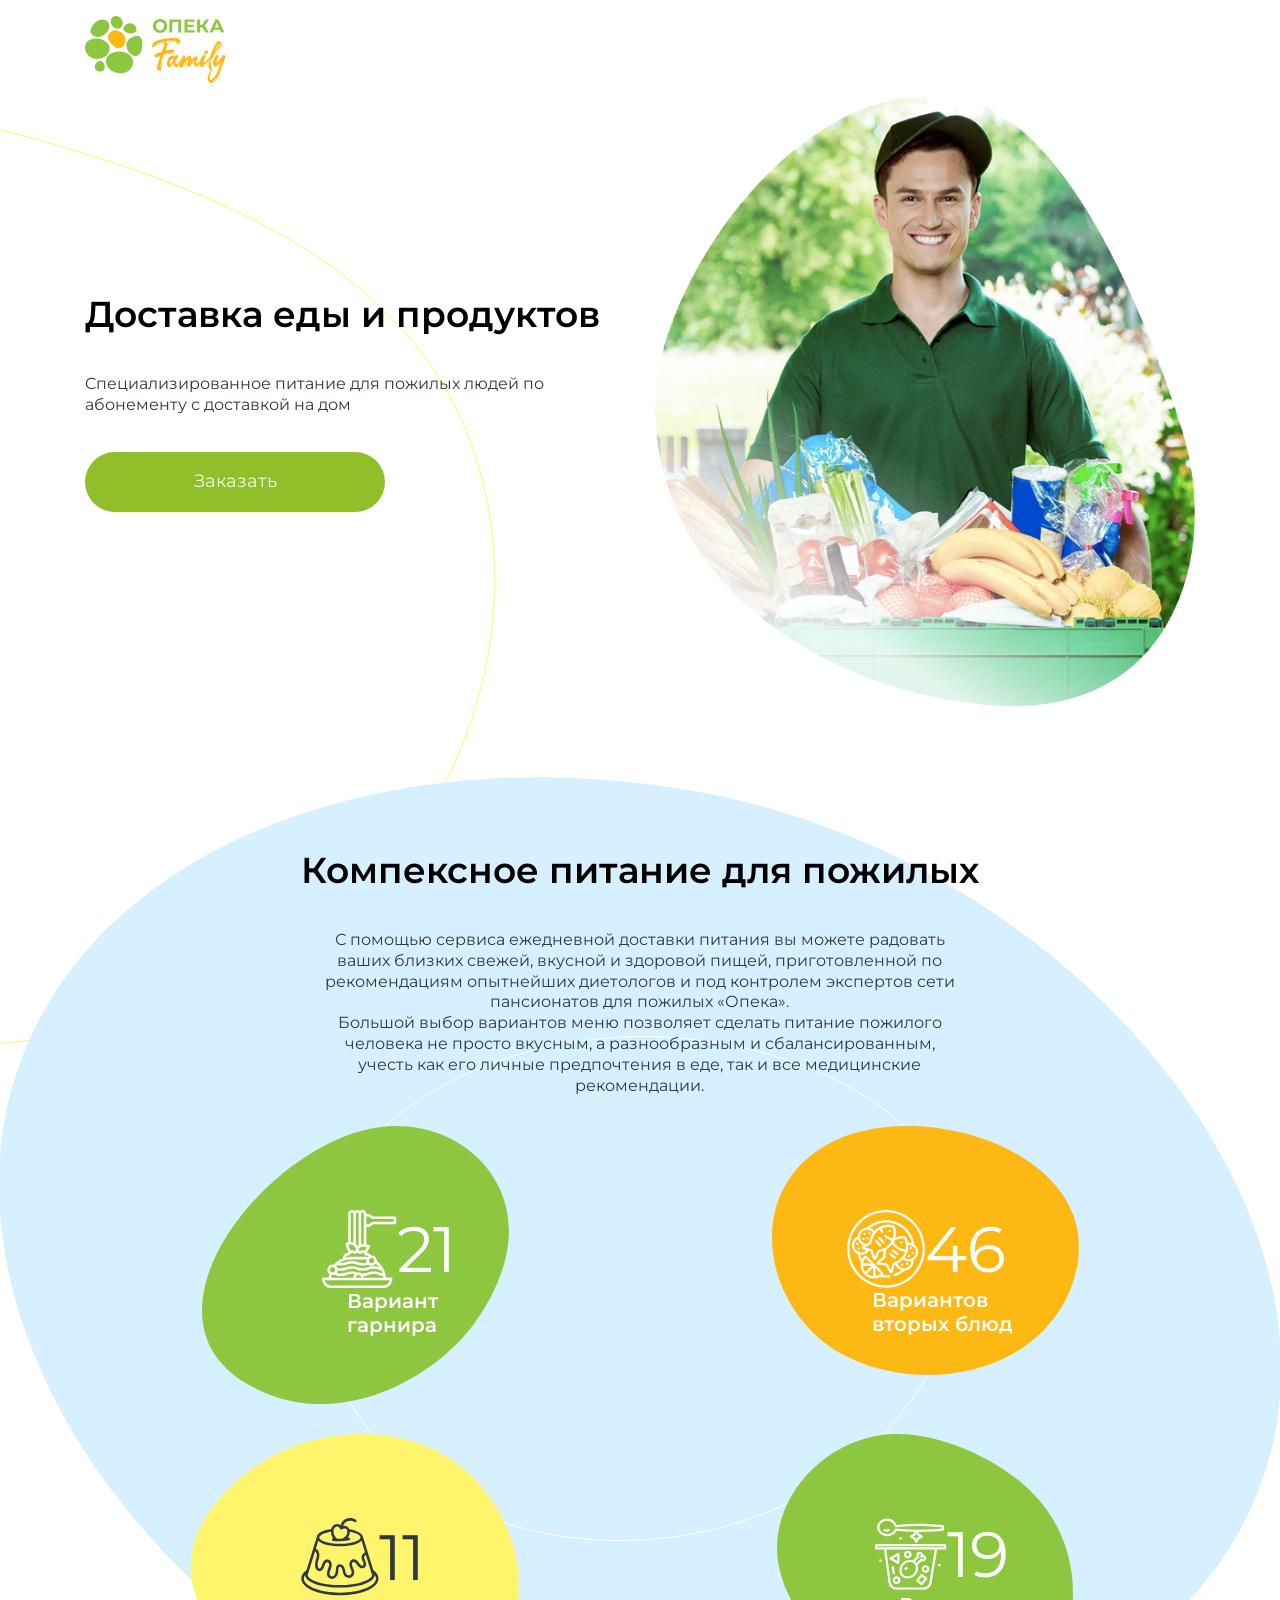
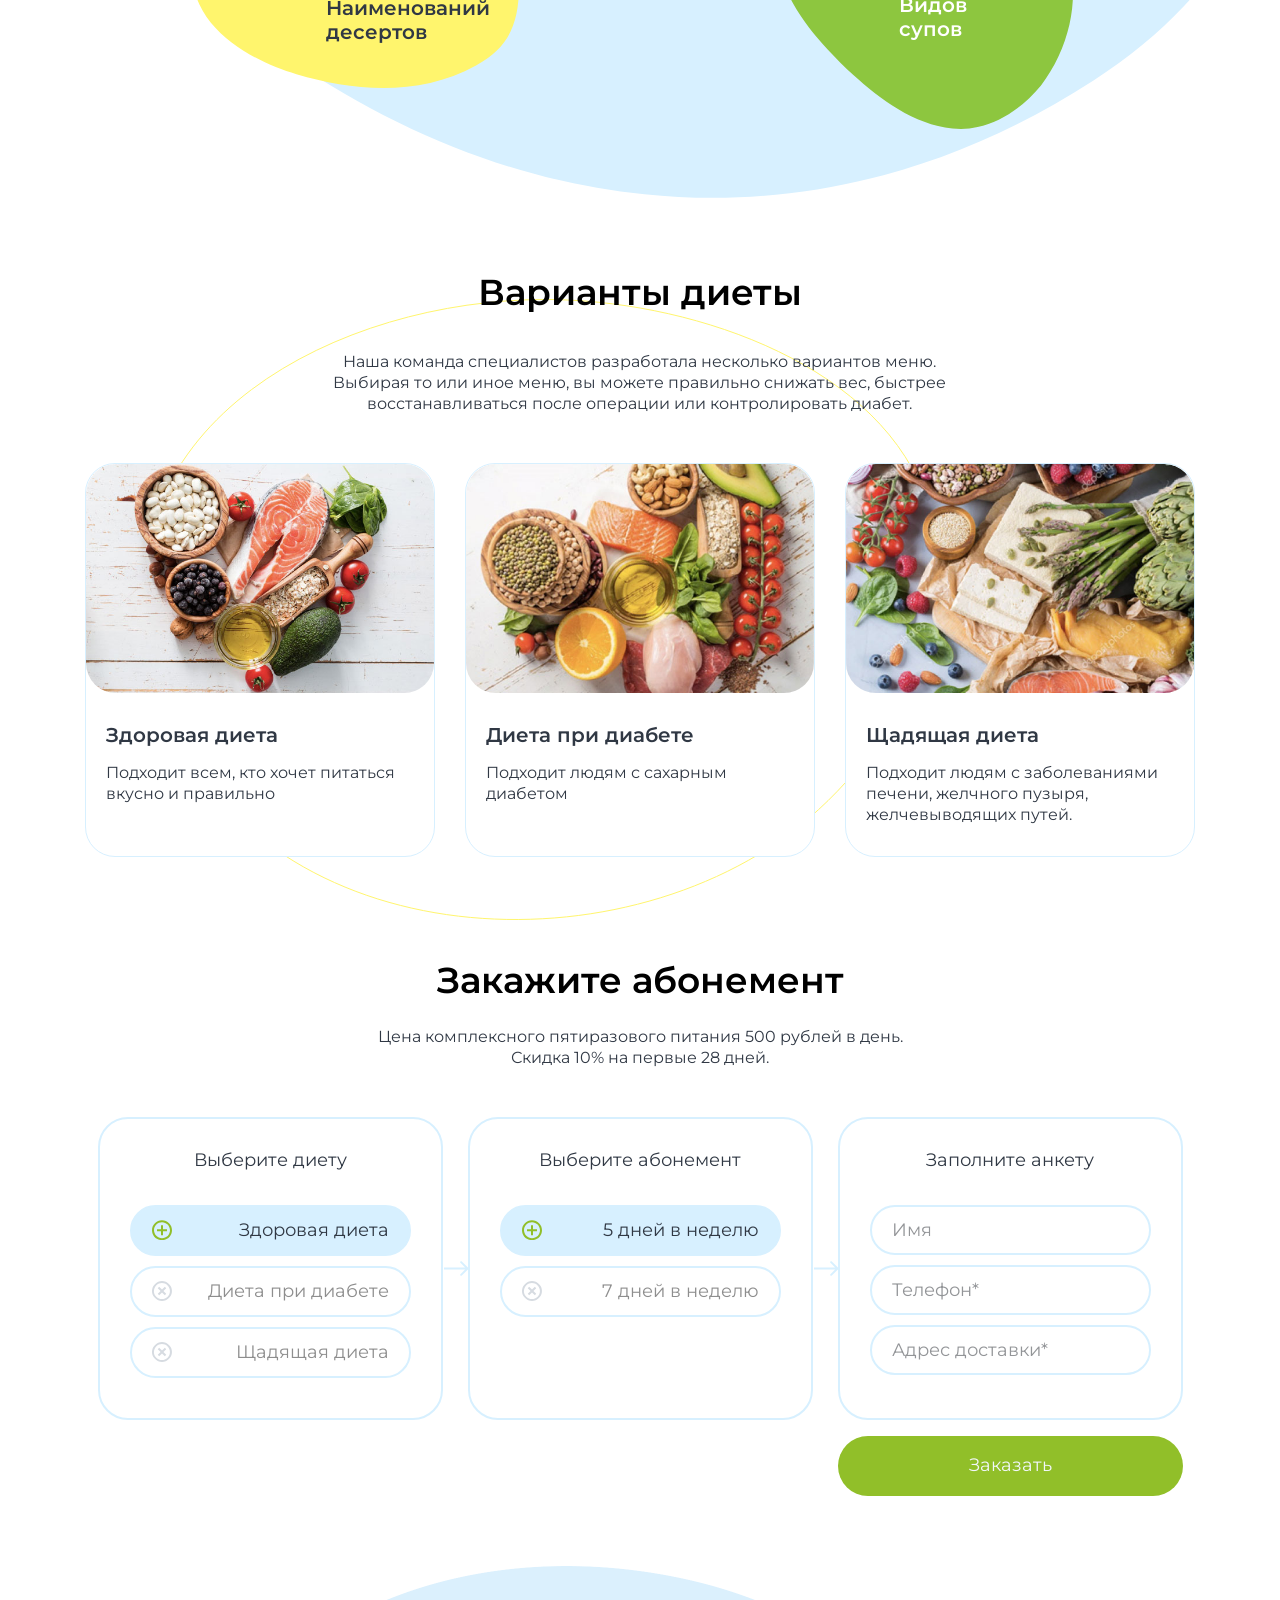
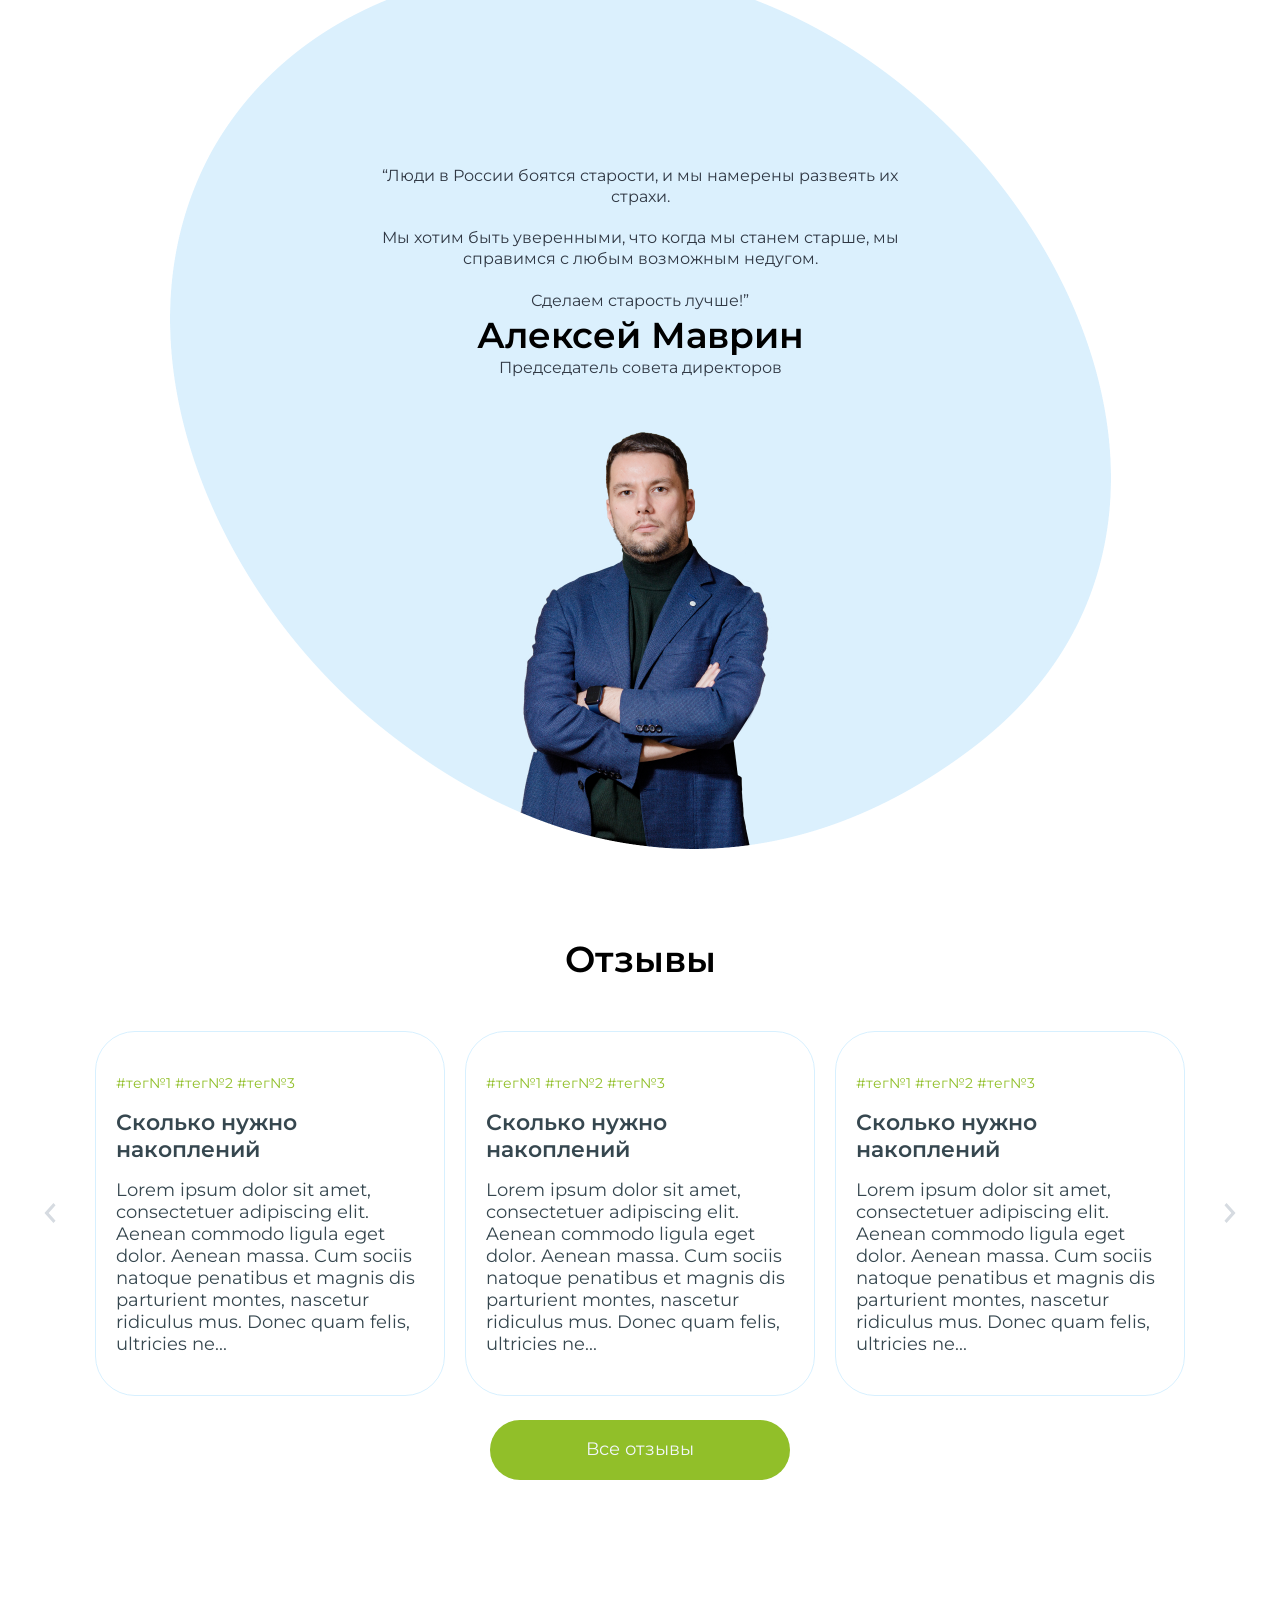
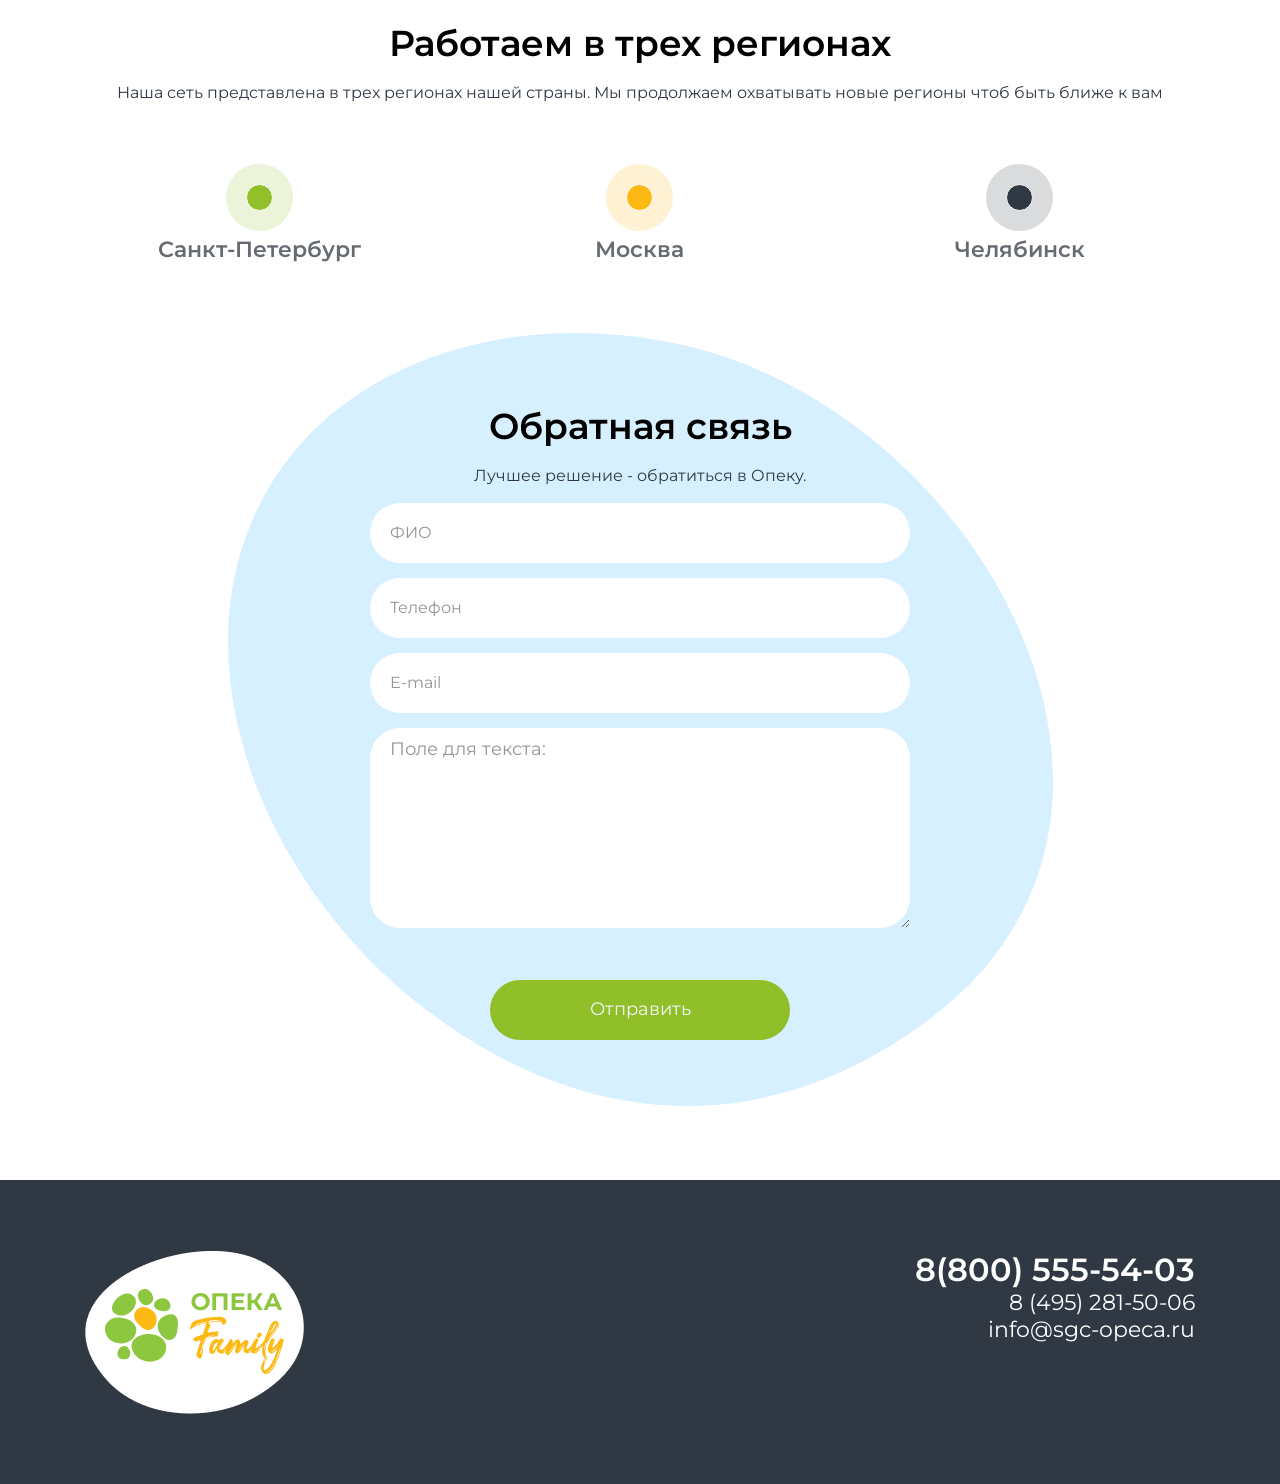
<file: dilivery.html>
<!DOCTYPE html>
<html lang="ru">

<head>

	<meta charset="utf-8">

	<title>Family</title>
	<meta name="description" content="">

	<meta http-equiv="X-UA-Compatible" content="IE=edge">
	<meta name="viewport" content="width=device-width, initial-scale=1, maximum-scale=1">
	
	<link rel="stylesheet" href="css/main.min.css?v=2.2">

</head>

<body>

	<div class="main-wrapper">

		<header class="header">
			<div class="container">
				<div class="row">
					<div class="col-md-12">
						<div class="header-container">
							<a href="#" class="logo"></a>

							<div class="menu-toggler"></div>
						</div>
					</div>
				</div>
			</div>
		</header>

		<div class="menu">
			<ul>
				<li><a href="#">Пункт 1</a></li>
				<li><a hrefT="#">Пункт 2</a></li>
				<li><a href="#">Пункт 3</a></li>
				<li><a href="#">Пункт 4</a></li>
				<li><a href="#">Пункт 5</a></li>
			</ul>
		</div>

		<section class="section_first line-orange">
			<div class="container">
				<div class="slider">
					<div class="slider__item">
						<div class="row">
							<div class="col-lg-6 order-lg-2">
								<img src="img/delivery.png" alt="">
							</div>

							<div class="col-text col-lg-6 align-self-center order-lg-1">

								<div class="slider__content">
									<div class="heading heading_md">Доставка еды и продуктов</div>
			
									<div class="text">
										Cпециализированное питание для пожилых людей по абонементу с доставкой на дом
									</div>
									<button class="btn">Заказать</button>
								</div>
								
							</div>
						</div>
					</div>
				</div>
			</div>
		</section>


		<section class="section_ecosystem bg-blue-egg-lg line-white pt pb">
			<div class="container">
				<div class="row">
					<div class="col-md-12">
						<div class="heading heading_md text-center">Компексное питание
							для пожилых</div>
					</div>
				</div>

				<div class="row justify-content-center">
					<div class="col-md-7">
						<div class="text">
							С помощью сервиса ежедневной доставки питания вы можете радовать ваших близких свежей, вкусной и здоровой пищей, приготовленной по рекомендациям опытнейших диетологов и под контролем экспертов сети пансионатов для пожилых «Опека». 
							<br>
							Большой выбор вариантов меню позволяет сделать питание пожилого человека не просто вкусным, а разнообразным и сбалансированным, учесть как его личные предпочтения в еде, так и все медицинские рекомендации.
						</div>
					</div>
				</div>

				<div class="row">
					<div class="col-lg-6 col-md-6 text-center">
						<div class="egg egg_1">
							<div class="egg__inner">
								<div class="egg__digit egg__digit_no-left">
									<img src="img/diet1.svg" alt="">
									<span>21</span>
								</div>
								<div class="egg__title">Вариант<br>гарнира</div>
							</div>
						</div>
					</div>

					<div class="col-lg-6 col-md-6 text-center">
						<div class="egg egg_2">
							<div class="egg__inner">
								<div class="egg__digit egg__digit_no-left">
									<img src="img/diet2.svg" alt="">
									<span>46</span>
								</div>
								<div class="egg__title w-auto">Вариантов<br>вторых блюд</div>
							</div>
						</div>
					</div>

					<div class="col-lg-6 col-md-6 text-center">
						<div class="egg egg_black egg_3">
							<div class="egg__inner">
								<div class="egg__digit egg__digit_no-left">
									<img src="img/diet3.svg" alt="">
									<span>11</span>
								</div>
								<div class="egg__title">Наименований<br>десертов</div>
							</div>
						</div>
					</div>

					<div class="col-lg-6 col-md-6 text-center">
						<div class="egg egg_4">
							<div class="egg__inner">
								<div class="egg__digit egg__digit_no-left">
									<img src="img/diet4.svg" alt="">
									<span>19</span>
								</div>
								<div class="egg__title">Видов<br>супов</div>
							</div>
						</div>
					</div>

				</div>

			</div>
		</section>

		<section class="section_products line-orange-sm   pt pb">
			<div class="container">
				<div class="row">
					<div class="col-md-12">
						<div class="heading text-center heading_md">Варианты диеты</div>
					</div>
				</div>

				<div class="row justify-content-center text-center">
					<div class="col-md-7">
						<div class="text">
							Наша команда специалистов разработала несколько вариантов меню. Выбирая то или иное меню, вы можете правильно снижать вес, быстрее восстанавливаться после операции или контролировать диабет.
						</div>
					</div>
				</div>

				<div class="row mt-5">
					<div class="col-md-4 col-card">
						<div class="card">
							<div class="card__img"><img src="img/d1.jpg" alt=""></div>
							<div class="card__content">
								<div class="card__title">Здоровая диета</div>
								<div class="text">
									Подходит всем, кто хочет питаться вкусно и правильно
								</div>
							</div>
						</div>
					</div>

					<div class="col-md-4 col-card">
						<div class="card">
							<div class="card__img"><img src="img/d2.jpg" alt=""></div>
							<div class="card__content">
								<div class="card__title">Диета при диабете</div>
								<div class="text">
									Подходит людям с сахарным диабетом
								</div>
							</div>
							
						</div>
					</div>

					<div class="col-md-4 col-card">
						<div class="card">
							<div class="card__img"><img src="img/d3.jpg" alt=""></div>
							<div class="card__content">
								<div class="card__title">Щадящая диета</div>
								<div class="text">
									Подходит людям с заболеваниями печени, желчного пузыря, желчевыводящих путей.
								</div>
							</div>
							
						</div>
					</div>

				</div>
			</div>
		</section>


		<section class="section pb section_order">
			<div class="container">
				<div class="row">
					<div class="col-lg-12">
						<div class="heading heading_md text-center">Закажите абонемент</div>
						<div class="text mt-4 text-center">
							Цена комплексного пятиразового питания 500 рублей в день.
							<br>Скидка 10% на первые 28 дней. 
						</div>
					</div>
				</div>
	
				<form action="" class="form-order mt-5">

					<div class="row">
						<div class="col-md-12">
							<div class="steps">
								<div class="steps__item">
									<div class="steps__item-inner">
										<div class="step-block">
											<div class="step-block__title">Выберите диету</div>
				
											<div class="radios">
												<p>
													<input type="radio" id="d-1" name="radio-group" checked>
													<label for="d-1">Здоровая диета</label>
												</p>
												<p>
													<input type="radio" id="d-2" name="radio-group">
													<label for="d-2">Диета при диабете</label>
												</p>
												<p>
													<input type="radio" id="d-3" name="radio-group">
													<label for="d-3">Щадящая диета</label>
												</p>
											</div>
										</div>
									</div>
								</div>

								<div class="steps__item">
									<div class="steps__item-inner">
										<div class="step-block">
											<div class="step-block__title">Выберите абонемент</div>
				
											<div class="radios">
												<p>
													<input type="radio" id="a-1" name="radio-group-2" checked>
													<label for="a-1">
														5 дней в неделю
													</label>
												</p>
												<p>
													<input type="radio" id="a-2" name="radio-group-2">
													<label for="a-2">
														7 дней в неделю
													</label>
												</p>
											
											</div>
										</div>
									</div>
								</div>

								<div class="steps__item">
									<div class="steps__item-inner">
										<div class="step-block">
											<div class="step-block__title">Заполните анкету</div>
				
											<input type="text" class="form-order__input form-order__input_h-50" placeholder="Имя">
											<input type="text" class="form-order__input form-order__input_tel form-order__input_h-50" placeholder="Телефон*">
											<input type="text" class="form-order__input form-order__input_h-50" placeholder="Адрес доставки*">
										</div>
										<div class="text-center">
											<button class="btn mt-3 btn_thin">Заказать</button>
										</div>
									</div>
								</div>
							</div>
						</div>
					</div>
	
				</form>
			</div>
		</section>

		
		<section class="section section_mavr bg-mavr pb">
			<div class="container">
				<div class="row justify-content-center">
					<div class="col-md-6 text-center">

						<div class="text">
							“Люди в России боятся старости, и мы намерены развеять их страхи. 
							<br><br>
							Мы хотим быть уверенными, что когда мы станем старше, мы справимся с любым возможным недугом. 
							<br><br>
							Сделаем старость лучше!”
						</div>
						<div class="heading heading_md">Алексей Маврин</div>
						<div class="text">Председатель совета директоров</div>
					</div>
				</div>
			</div>
		</section>


		<section class="section_feedback pt pb">
			<div class="container">
				<div class="row">
					<div class="col-md-12">
						<div class="heading heading_md text-center">Отзывы</div>
					</div>
				</div>

				<div class="row">
					<div class="col-md-12">
						<div class="feedback">
							<div class="feedback__item">
								<div class="feedback__item-tags"><a href="#">#тег№1</a> <a href="#">#тег№2</a> <a href="#">#тег№3</a></div>
							
								<div class="feedback__item-title">
									Сколько нужно накоплений
								</div>

								<div class="feedback__item-text">Lorem ipsum dolor sit amet, consectetuer adipiscing elit. Aenean commodo ligula eget dolor. Aenean massa. Cum sociis natoque penatibus et magnis dis parturient montes, nascetur ridiculus mus. Donec quam felis, ultricies ne...</div>
							</div>

							<div class="feedback__item">
								<div class="feedback__item-tags"><a href="#">#тег№1</a> <a href="#">#тег№2</a> <a href="#">#тег№3</a></div>
							
								<div class="feedback__item-title">
									Сколько нужно накоплений
								</div>

								<div class="feedback__item-text">Lorem ipsum dolor sit amet, consectetuer adipiscing elit. Aenean commodo ligula eget dolor. Aenean massa. Cum sociis natoque penatibus et magnis dis parturient montes, nascetur ridiculus mus. Donec quam felis, ultricies ne...</div>
							</div>

							<div class="feedback__item">
								<div class="feedback__item-tags"><a href="#">#тег№1</a> <a href="#">#тег№2</a> <a href="#">#тег№3</a></div>
							
								<div class="feedback__item-title">
									Сколько нужно накоплений
								</div>

								<div class="feedback__item-text">Lorem ipsum dolor sit amet, consectetuer adipiscing elit. Aenean commodo ligula eget dolor. Aenean massa. Cum sociis natoque penatibus et magnis dis parturient montes, nascetur ridiculus mus. Donec quam felis, ultricies ne...</div>
							</div>

							<div class="feedback__item">
								<div class="feedback__item-tags"><a href="#">#тег№1</a> <a href="#">#тег№2</a> <a href="#">#тег№3</a></div>
							
								<div class="feedback__item-title">
									Сколько нужно накоплений
								</div>

								<div class="feedback__item-text">Lorem ipsum dolor sit amet, consectetuer adipiscing elit. Aenean commodo ligula eget dolor. Aenean massa. Cum sociis natoque penatibus et magnis dis parturient montes, nascetur ridiculus mus. Donec quam felis, ultricies ne...</div>
							</div>

							<div class="feedback__item">
								<div class="feedback__item-tags"><a href="#">#тег№1</a> <a href="#">#тег№2</a> <a href="#">#тег№3</a></div>
							
								<div class="feedback__item-title">
									Сколько нужно накоплений
								</div>

								<div class="feedback__item-text">Lorem ipsum dolor sit amet, consectetuer adipiscing elit. Aenean commodo ligula eget dolor. Aenean massa. Cum sociis natoque penatibus et magnis dis parturient montes, nascetur ridiculus mus. Donec quam felis, ultricies ne...</div>
							</div>
						</div>
					</div>
				</div>

				<div class="row">
					<div class="col-md-12 text-center mt-4">
						<button class="btn">Все отзывы</button>
					</div>
				</div>
			</div>
		</section>

		<section class="section_region line-white bg-blue-egg-sm-2 pt pb">
			<div class="container">
				<div class="row justify-content-center">
					<div class="col-md-12 col-sm-6 col-xs-8">
						<div class="heading heading_md text-center">Работаем в трех регионах</div>
						<div class="text text-center">Наша сеть представлена в трех регионах нашей страны. 
							Мы продолжаем охватывать новые регионы чтоб быть ближе к вам</div>
					</div>
				</div>

				<div class="row row-1">
					<div class="col-lg-4 col-item text-center">
						<div class="point point_1"></div>
						<div class="city">Санкт-Петербург</div>
					</div>

					<div class="col-lg-4 col-item text-center">
						<div class="point point_2"></div>
						<div class="city">Москва</div>
					</div>

					<div class="col-lg-4 col-item text-center">
						<div class="point point_3"></div>
						<div class="city">Челябинск</div>
					</div>
				</div>
			</div>
		</section>


		<section class="section_form pt pb">
			<div class="container">
				<div class="row">
					<div class="col-md-12">
						<div class="heading heading_md text-center">Обратная связь</div>
						<div class="text text-center">Лучшее решение - обратиться в Опеку.</div>
					</div>
				</div>
				
				<form action="" class="form">
					<div class="row justify-content-center">
						<div class="col-lg-6 col-md-5">
							<input type="text" placeholder="ФИО" class="form__input">
							<input type="text" placeholder="Телефон" class="form__input form__input_tel">
							<input type="text" placeholder="E-mail" class="form__input">
							
							<textarea class="form__text" placeholder="Поле для текста:"></textarea>
						
							<button class="btn">Отправить</button>
						</div>
					</div>
				</form>
				
			</div>
		</section>


		<footer class="footer pt pb">
			<div class="container">
				<div class="row">
					<div class="col-md-6">
						<div class="logo">
							<div class="logo-inner"></div>
						</div>
					</div>

					<div class="col-md-6 col-right">
						<div class="phone"><a href="tel:88005555403">8(800) 555-54-03</a></div>
						<div class="contact"><a href="tel:84952815006">8 (495) 281-50-06</a></div>
						<div class="contact"><a href="mailto:info@sgc-opeca.ru">info@sgc-opeca.ru</a></div>
					</div>
				</div>
			</div>
		</footer>
	</div>

	<script src="js/scripts.min.js?v=2.2"></script>

</body>
</html>
</file>
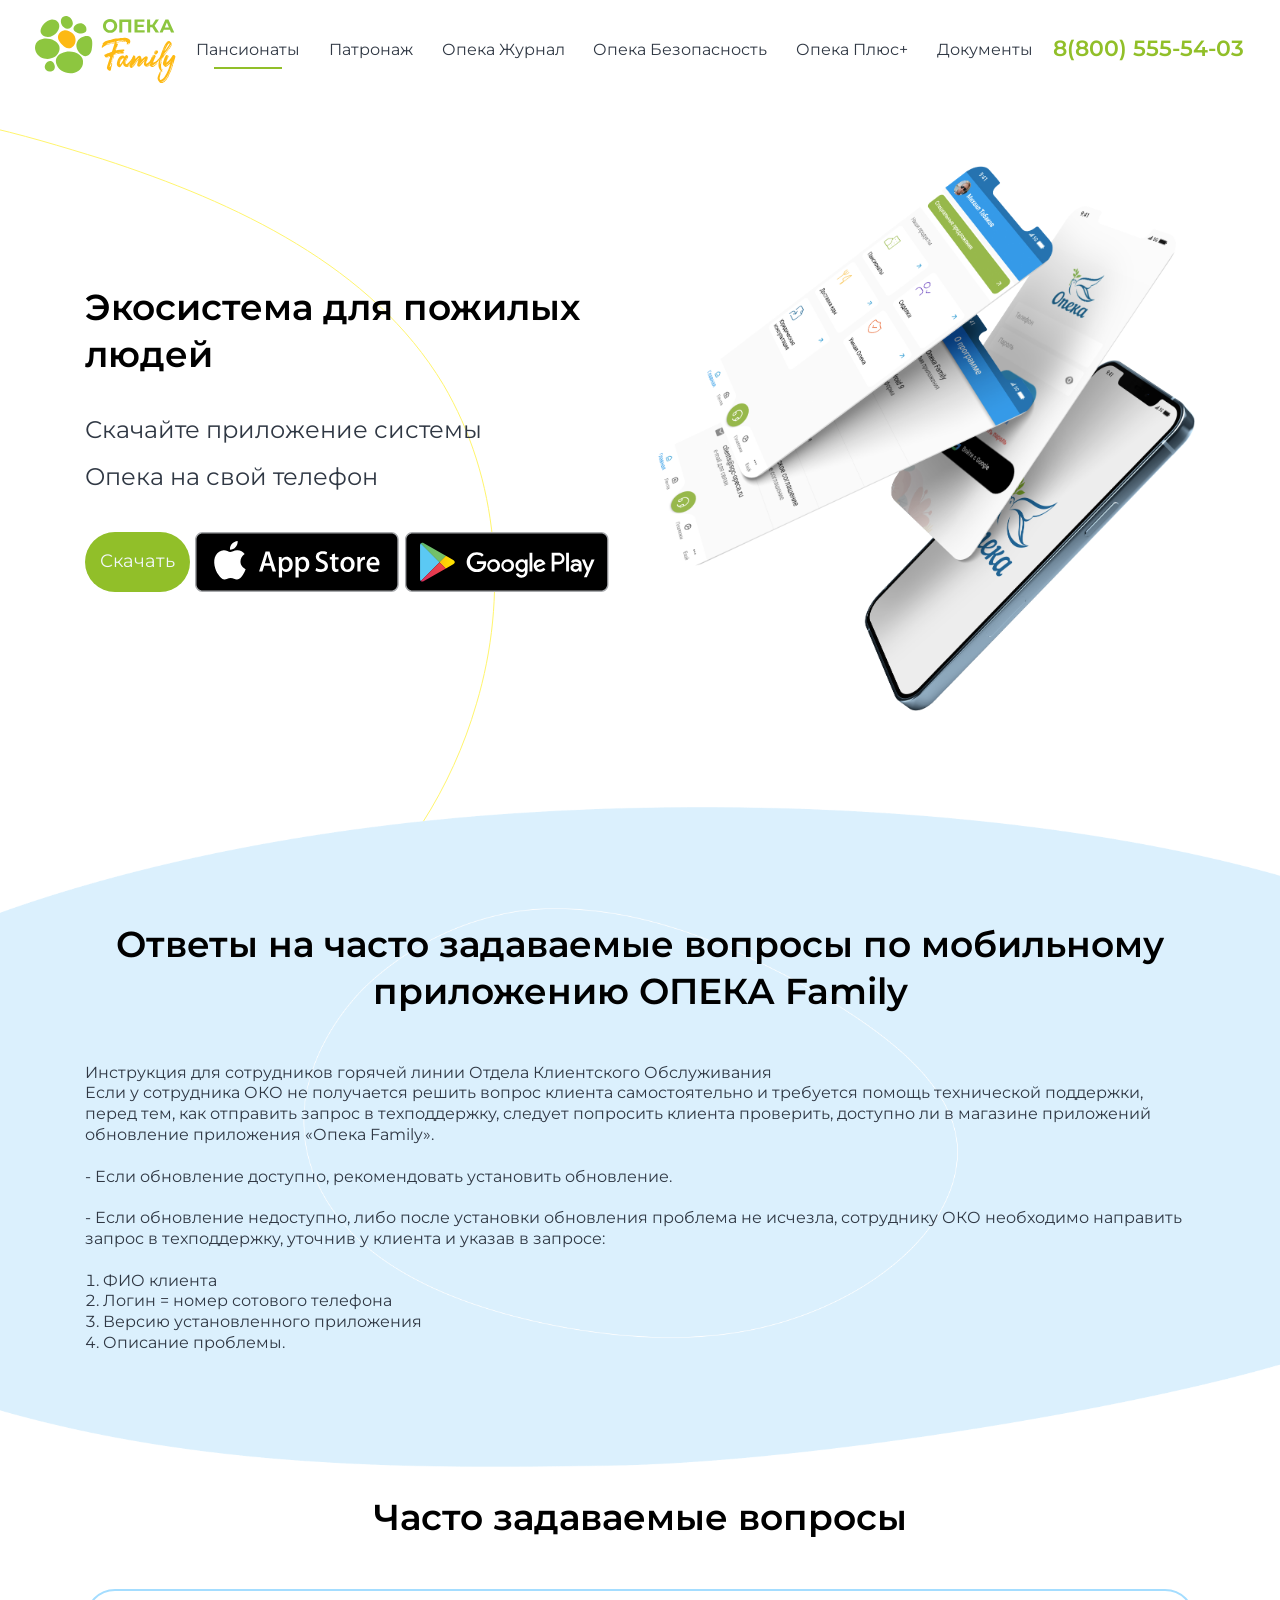
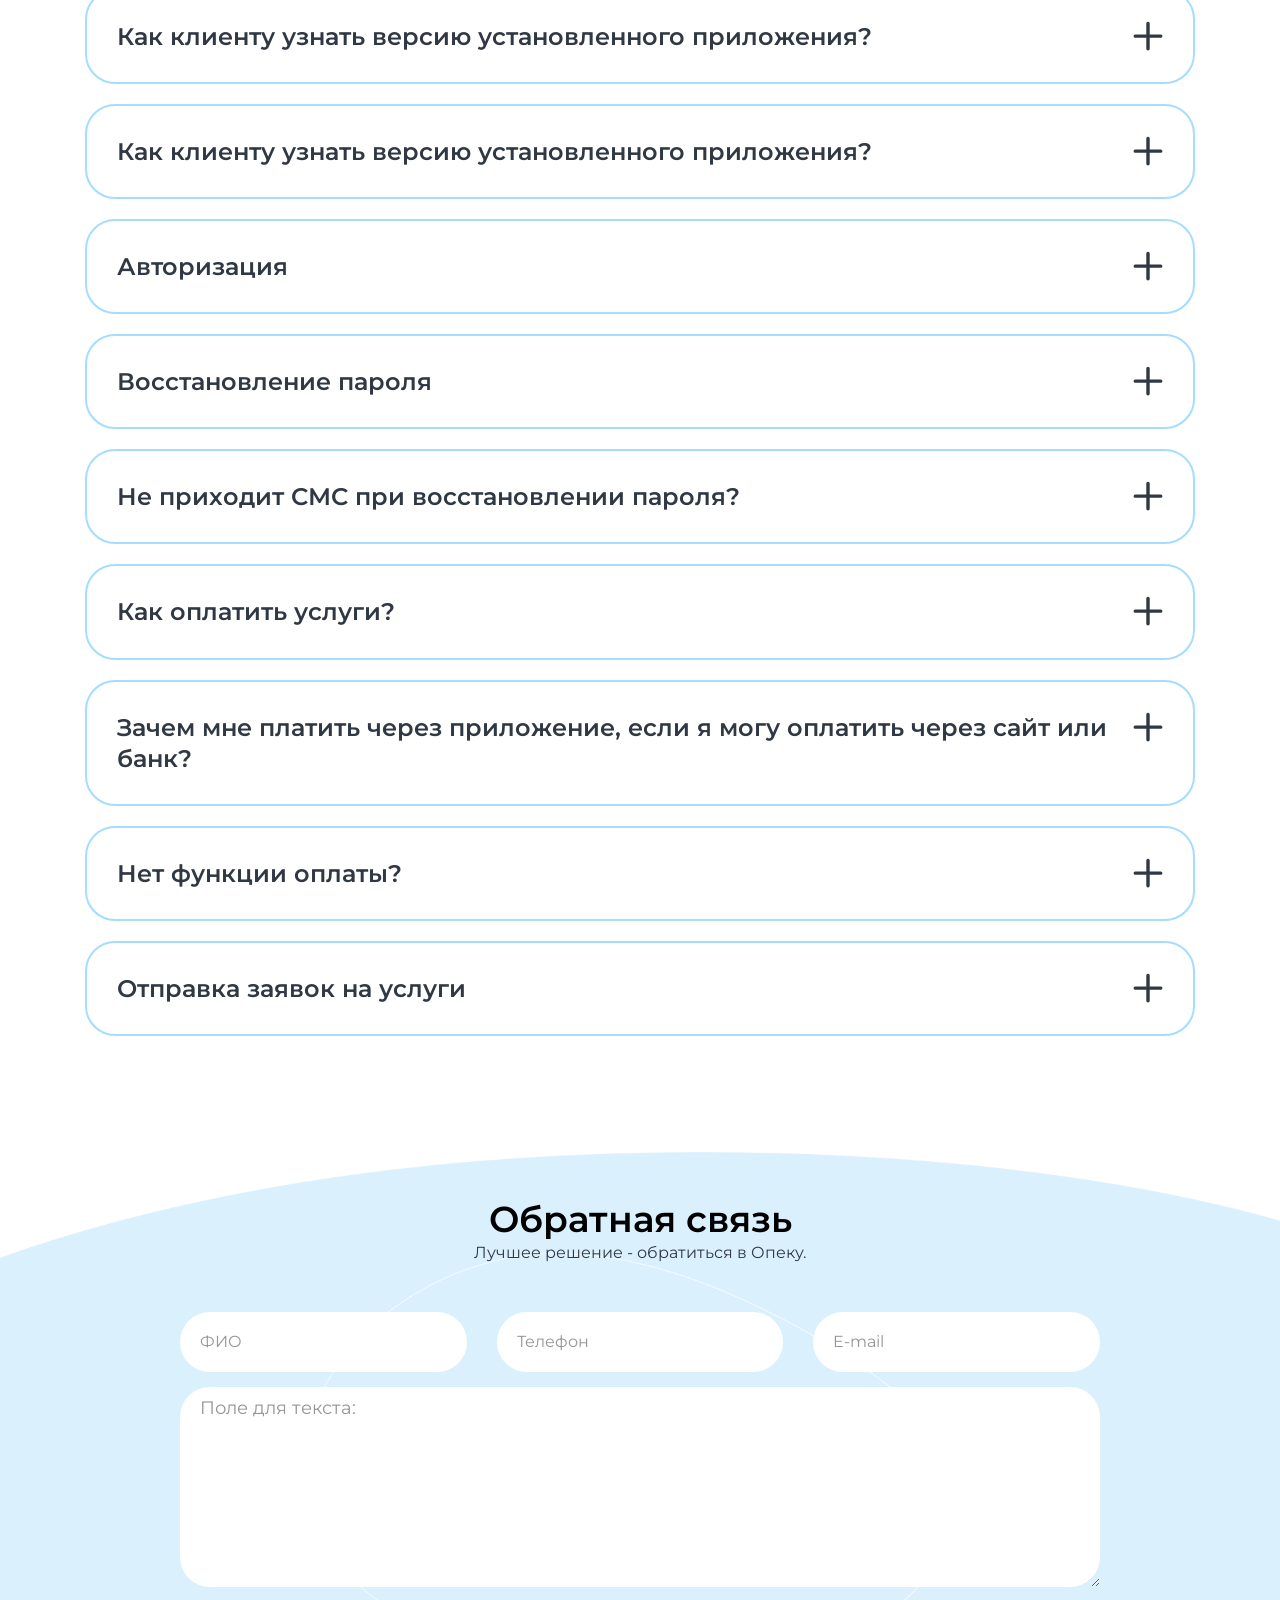
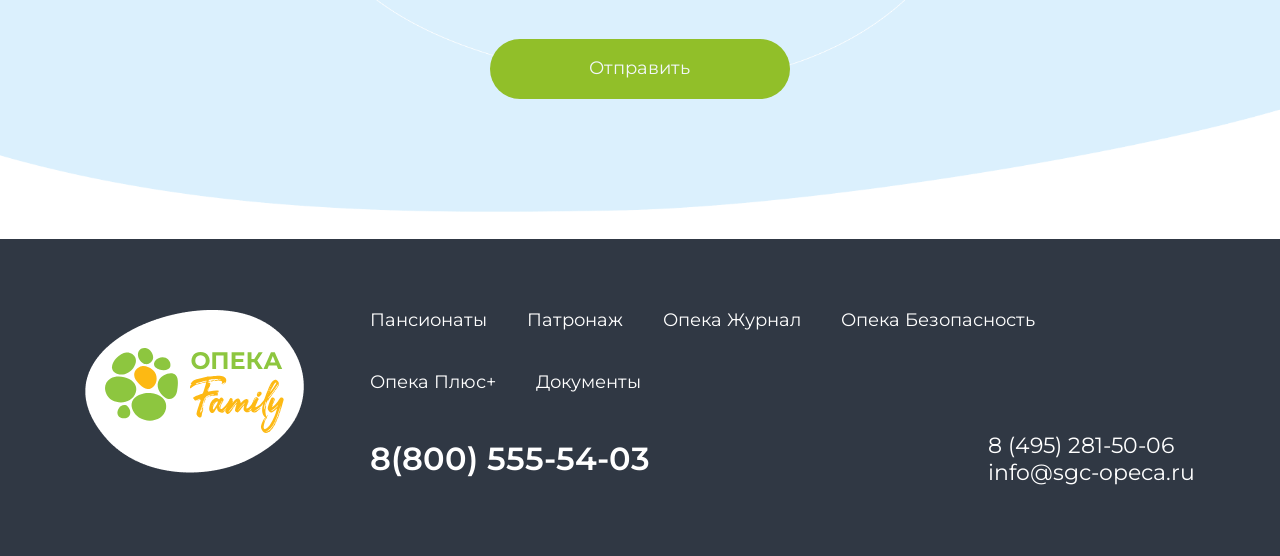
<file: instr.html>
<!DOCTYPE html>
<html lang="ru">

<head>

	<meta charset="utf-8">

	<title>Family</title>
	<meta name="description" content="">

	<meta http-equiv="X-UA-Compatible" content="IE=edge">
	<meta name="viewport" content="width=device-width, initial-scale=1, maximum-scale=1">
	
	<link rel="stylesheet" href="css/main.min.css?v=2.2">

</head>

<body>

	<div class="main-wrapper">

		<header class="header">
			<div class="wrapper">
				<div class="container-fluid">
					<div class="row">
						<div class="col-md-12">
							<div class="header-container">
								<a href="#" class="logo"></a>

								<nav class="header__menu align-self-center">
									<ul>
										<li class="current"><a href="#">Пансионаты</a></li>
										<li><a href="#">Патронаж</a></li>
										<li><a href="#">Опека Журнал</a></li>
										<li><a href="#">Опека Безопасность</a></li>
										<li><a href="#">Опека Плюс+</a></li>
										<li><a href="#">Документы</a></li>
									</ul>
								</nav>

								<div class="phone align-self-center">
									<a href="tel:88005555403">8(800) 555-54-03</a>
								</div>
	
								<div class="menu-toggler"></div>
							</div>
						</div>
					</div>
				</div>
			</div>
		</header>

		<div class="menu">
			<ul>
				<li><a href="#">Пансионаты</a></li>
				<li><a href="#">Патронаж</a></li>
				<li><a href="#">Опека Журнал</a></li>
				<li><a href="#">Опека Безопасность</a></li>
				<li><a href="#">Опека Плюс+</a></li>
				<li><a href="#">Документы</a></li>
			</ul>
		</div>

		<section class="section_first section_first-app pt pb line-orange">
			<div class="container">
				<div class="slider">
					<div class="slider__item">
						<div class="row">
							<div class="col-text col-lg-6 align-self-center">

								<div class="slider__content">
									<div class="heading heading_md">Экосистема для пожилых людей</div>
			
									<div class="text">
										<p class="lg">
											Скачайте приложение системы
										</p>
										<p class="lg">Опека на свой телефон</p>
									</div>

									<div class="btns">
										<button class="btn">Скачать</button>
										<a href="#">
											<img src="img/appstore.svg" alt="">
										</a>
										<a href="#">
											<img src="img/googleplay.svg" alt="">
										</a>
									</div>
								</div>
								
							</div>

							<div class="col-lg-6">
								<img src="img/bg-instr.png" alt="">
							</div>
							
						</div>
					</div>
				</div>
			</div>
		</section>


		<section class="section pt pb bg-lines-sm bg-lines-sm_2 section_psycho-help pt">
			<div class="container">
				<div class="row justify-content-center">
					<div class="col-md-12">
						<div class="heading heading_md text-center">Ответы на часто задаваемые вопросы 
							по мобильному приложению ОПЕКА Family</div>
					</div>
				</div>

				<div class="row mt-5 justify-content-center">
					<div class="col-md-12">
						<div class="text">
							Инструкция для сотрудников горячей линии Отдела Клиентского Обслуживания<br>
							Если у сотрудника ОКО не получается решить вопрос клиента самостоятельно и требуется помощь технической поддержки, перед тем, как отправить запрос в техподдержку, следует попросить клиента проверить, доступно ли в магазине приложений обновление приложения «Опека Family». <br><br>

							- Если обновление доступно, рекомендовать установить обновление. <br><br>

							- Если обновление недоступно, либо после установки обновления проблема не исчезла, сотруднику ОКО необходимо направить запрос в техподдержку, уточнив у клиента и указав в запросе:<br><br>
							
							<ol>
								<li>ФИО клиента</li>
								<li>Логин = номер сотового телефона</li>
								<li>Версию установленного приложения</li>
								<li>Описание проблемы.</li>
							</ol>
							
						</div>
					</div>
				</div>
			</div>
		</section>

		<section class="section_faq pt pb">
			<div class="container pb">
				<div class="row">
					<div class="col-md-12">
						<div class="heading heading_md text-center">Часто задаваемые вопросы</div>
					</div>
				</div>

				<div class="row mt-5">
					<div class="col-md-12">
						<div class="faq">
							<div class="faq__q">
								Как клиенту узнать версию установленного приложения?
								<div class="faq__close"></div>
							</div>
							
							<div class="faq__a">

								<div class="row">
									<div class="col-lg-4">
										<div class="img-block">
											<div class="img-block__item">
												<img src="img/instr1.png" alt="">
											</div>
										</div>
									</div>
									<div class="col-lg-5 align-self-center">
										<div class="text">
											Зайти в приложении в раздел «Ещё» <br>
											- «О программе», сообщить версию<br><br>
	
											Либо<br>
											Зайти в магазин приложений Appstore или GooglePlay, найти приложение Опека Family, <br>
											в разделе «Описание» будет отображаться номер установленной версии.
										</div>
									</div>
								</div>
								
							</div>
						</div>

						<div class="faq">
							<div class="faq__q">
								Как клиенту узнать версию установленного приложения?
								<div class="faq__close"></div>
							</div>
							
							<div class="faq__a">

								<div class="row">
									<div class="col-lg-4">
										<div class="img-block">
											<div class="img-block__item">
												<img src="img/instr1.png" alt="">
											</div>
										</div>
									</div>
									<div class="col-lg-5 align-self-center">
										<div class="text">
											Зайти в приложении в раздел «Ещё» <br>
											- «О программе», сообщить версию<br><br>
	
											Либо<br>
											Зайти в магазин приложений Appstore или GooglePlay, найти приложение Опека Family, <br>
											в разделе «Описание» будет отображаться номер установленной версии.
										</div>
									</div>
								</div>
								
							</div>
						</div>

						<div class="faq">
							<div class="faq__q">
								Авторизация
								<div class="faq__close"></div>
							</div>
							
							<div class="faq__a">
								<h3>Контент</h3>
							</div>
						</div>

						<div class="faq">
							<div class="faq__q">
								Восстановление пароля
								<div class="faq__close"></div>
							</div>
							
							<div class="faq__a">
								<h3>Контент</h3>
							</div>
						</div>

						<div class="faq">
							<div class="faq__q">
								Не приходит СМС при восстановлении пароля?
								<div class="faq__close"></div>
							</div>
							
							<div class="faq__a">
								<h3>Контент</h3>
							</div>
						</div>

						<div class="faq">
							<div class="faq__q">
								Как оплатить услуги?
								<div class="faq__close"></div>
							</div>
							
							<div class="faq__a">
								<h3>Контент</h3>
							</div>
						</div>

						<div class="faq">
							<div class="faq__q">
								Зачем мне платить через приложение, если я могу оплатить через сайт или банк?
								<div class="faq__close"></div>
							</div>
							
							<div class="faq__a">
								<h3>Контент</h3>
							</div>
						</div>

						<div class="faq">
							<div class="faq__q">
								Нет функции оплаты?
								<div class="faq__close"></div>
							</div>
							
							<div class="faq__a">
								<h3>Контент</h3>
							</div>
						</div>

						<div class="faq">
							<div class="faq__q">
								Отправка заявок на услуги
								<div class="faq__close"></div>
							</div>
							
							<div class="faq__a">

								<div class="text">
									Из приложения можно отправить заявку на услуги, представленные на главном экране:
									<ul>
										<li>Пансионаты</li>
										<li>Сиделки</li>
										<li>Умная опека</li>
										<li>Доставка еды</li>
										<li>Юридическая консультация</li>
									</ul>
								</div>

								<div class="row mt-4">
									<div class="col-md-12">
										<div class="img-block img-block_group">
											<div class="img-block__item">
												<img src="img/instr2-1.png" alt="">
											</div>
											<div class="img-block__item">
												<img src="img/instr2-2.png" alt="">
											</div>
											<div class="img-block__item">
												<img src="img/instr2-3.png" alt="">
											</div>
										</div>
									</div>
								</div>

								<div class="text mt-4">
									А так же в разделе «Специальные предложения».<br>
									Все заявки сохраняются в АМО с указанием источника – тег mobileapp
								</div>
								
							</div>
						</div>
					</div>
				</div>
			</div>
		</section>

		<section class="bg-lines-sm pb bg-lines-sm_2">
			<div class="container">
				<div class="row">
					<div class="col-md-12">
						<div class="heading heading_md text-center">Обратная связь</div>
						<div class="text text-center">Лучшее решение - обратиться в Опеку.</div>
					</div>
				</div>
				
				<form action="" class="form mt-5">
					<div class="row justify-content-center">
						<div class="col-lg-10">

							<div class="row">
								<div class="col-md-4">
									<input type="text" placeholder="ФИО" class="form__input">
								</div>
								<div class="col-md-4">
									<input type="text" placeholder="Телефон" class="form__input">
								</div>
								<div class="col-md-4">
									<input type="text" placeholder="E-mail" class="form__input">
								</div>
							</div>
							
							<textarea class="form__text" placeholder="Поле для текста:"></textarea>
						
							<button class="btn">Отправить</button>
						</div>

						
					</div>
				</form>
				
			</div>
		</section>


		<footer class="footer pt pb">
			<div class="container">
				<div class="row">
					<div class="col-md-3">
						<div class="logo">
							<div class="logo-inner"></div>
						</div>
					</div>

					<div class="col-md-9">
						<nav class="footer__menu">
							<ul>
								<li><a href="#">Пансионаты</a></li>
								<li><a href="#">Патронаж</a></li>
								<li><a href="#">Опека Журнал</a></li>
								<li><a href="#">Опека Безопасность</a></li>
								<li><a href="#">Опека Плюс+</a></li>
								<li><a href="#">Документы</a></li>
							</ul>
						</nav>

						<div class="block-bottom">
							<div class="phone"><a href="tel:88005555403">8(800) 555-54-03</a></div>
							<div>
								<div class="contact"><a href="tel:84952815006">8 (495) 281-50-06</a></div>
								<div class="contact"><a href="mailto:info@sgc-opeca.ru">info@sgc-opeca.ru</a></div>
							</div>
						</div>
					</div>
				</div>
			</div>
		</footer>
	</div>

	<script src="js/scripts.min.js?v=2.2"></script>

</body>
</html>
</file>
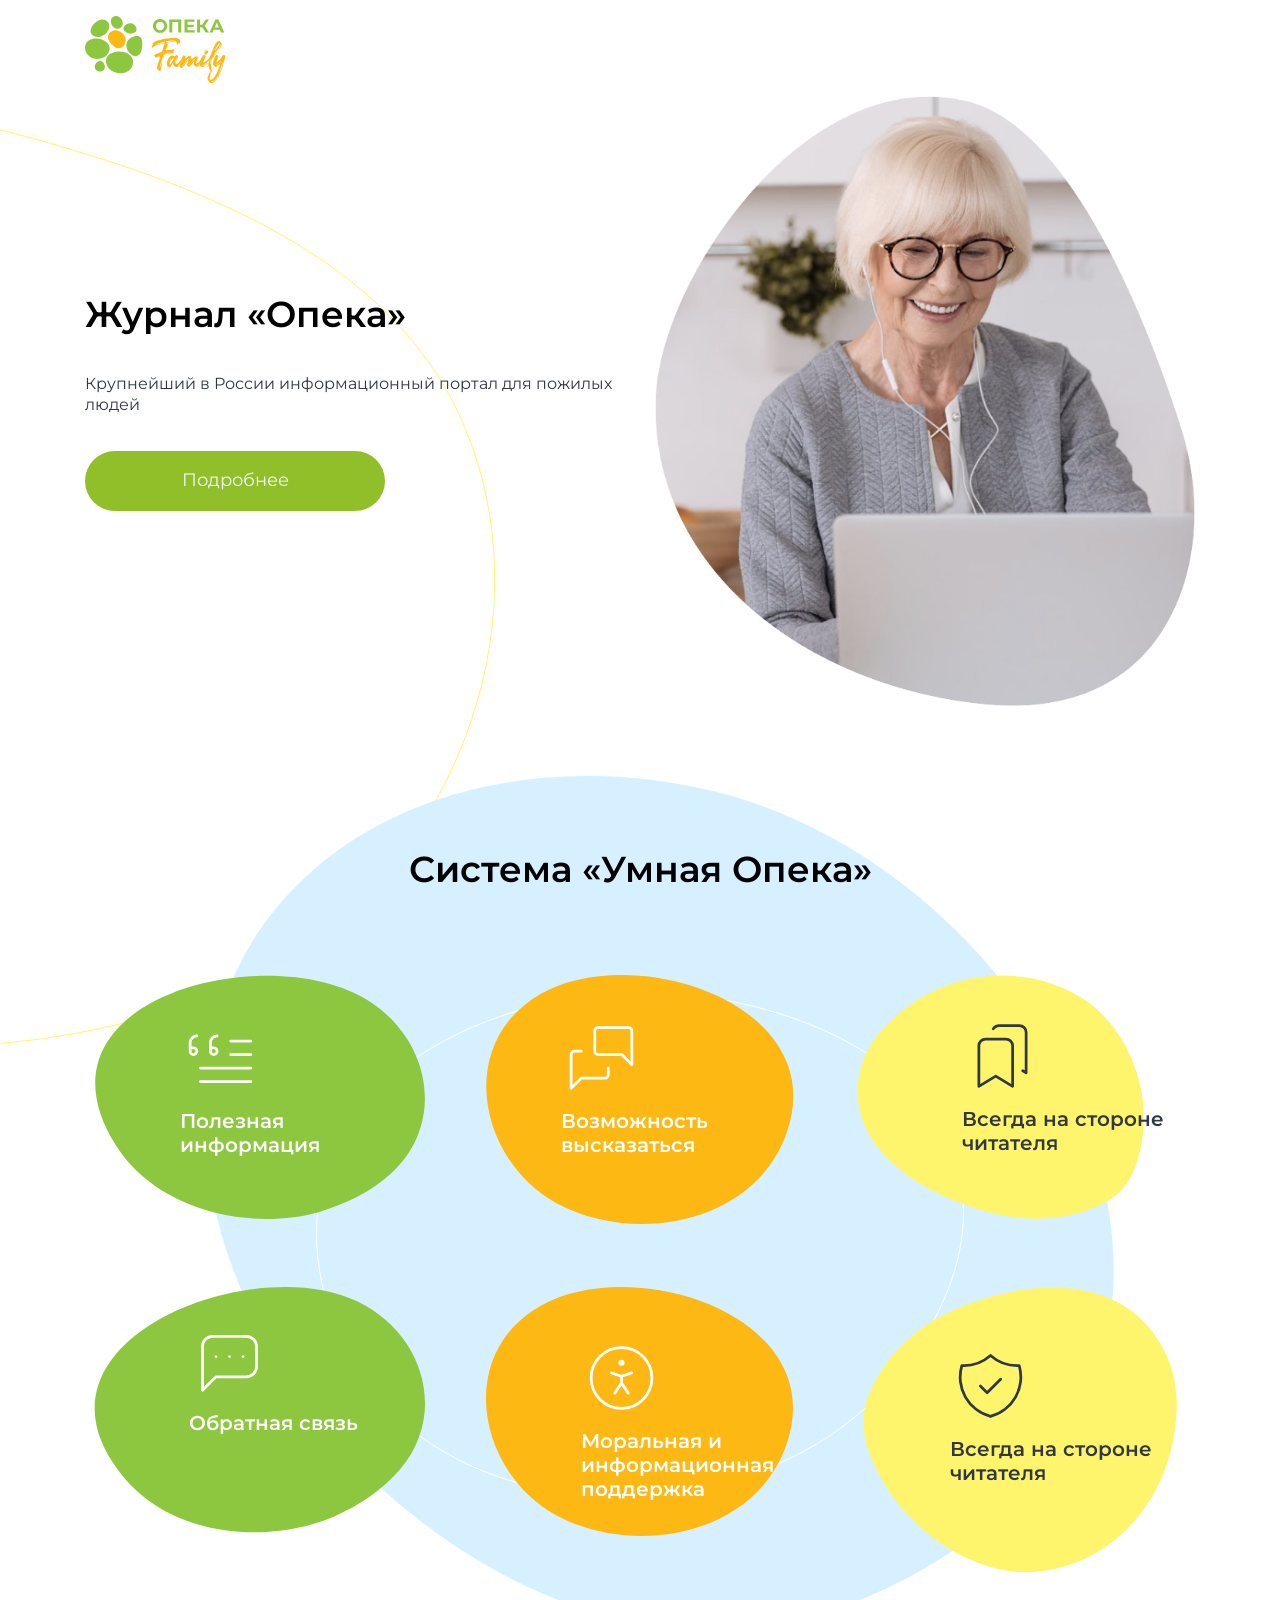
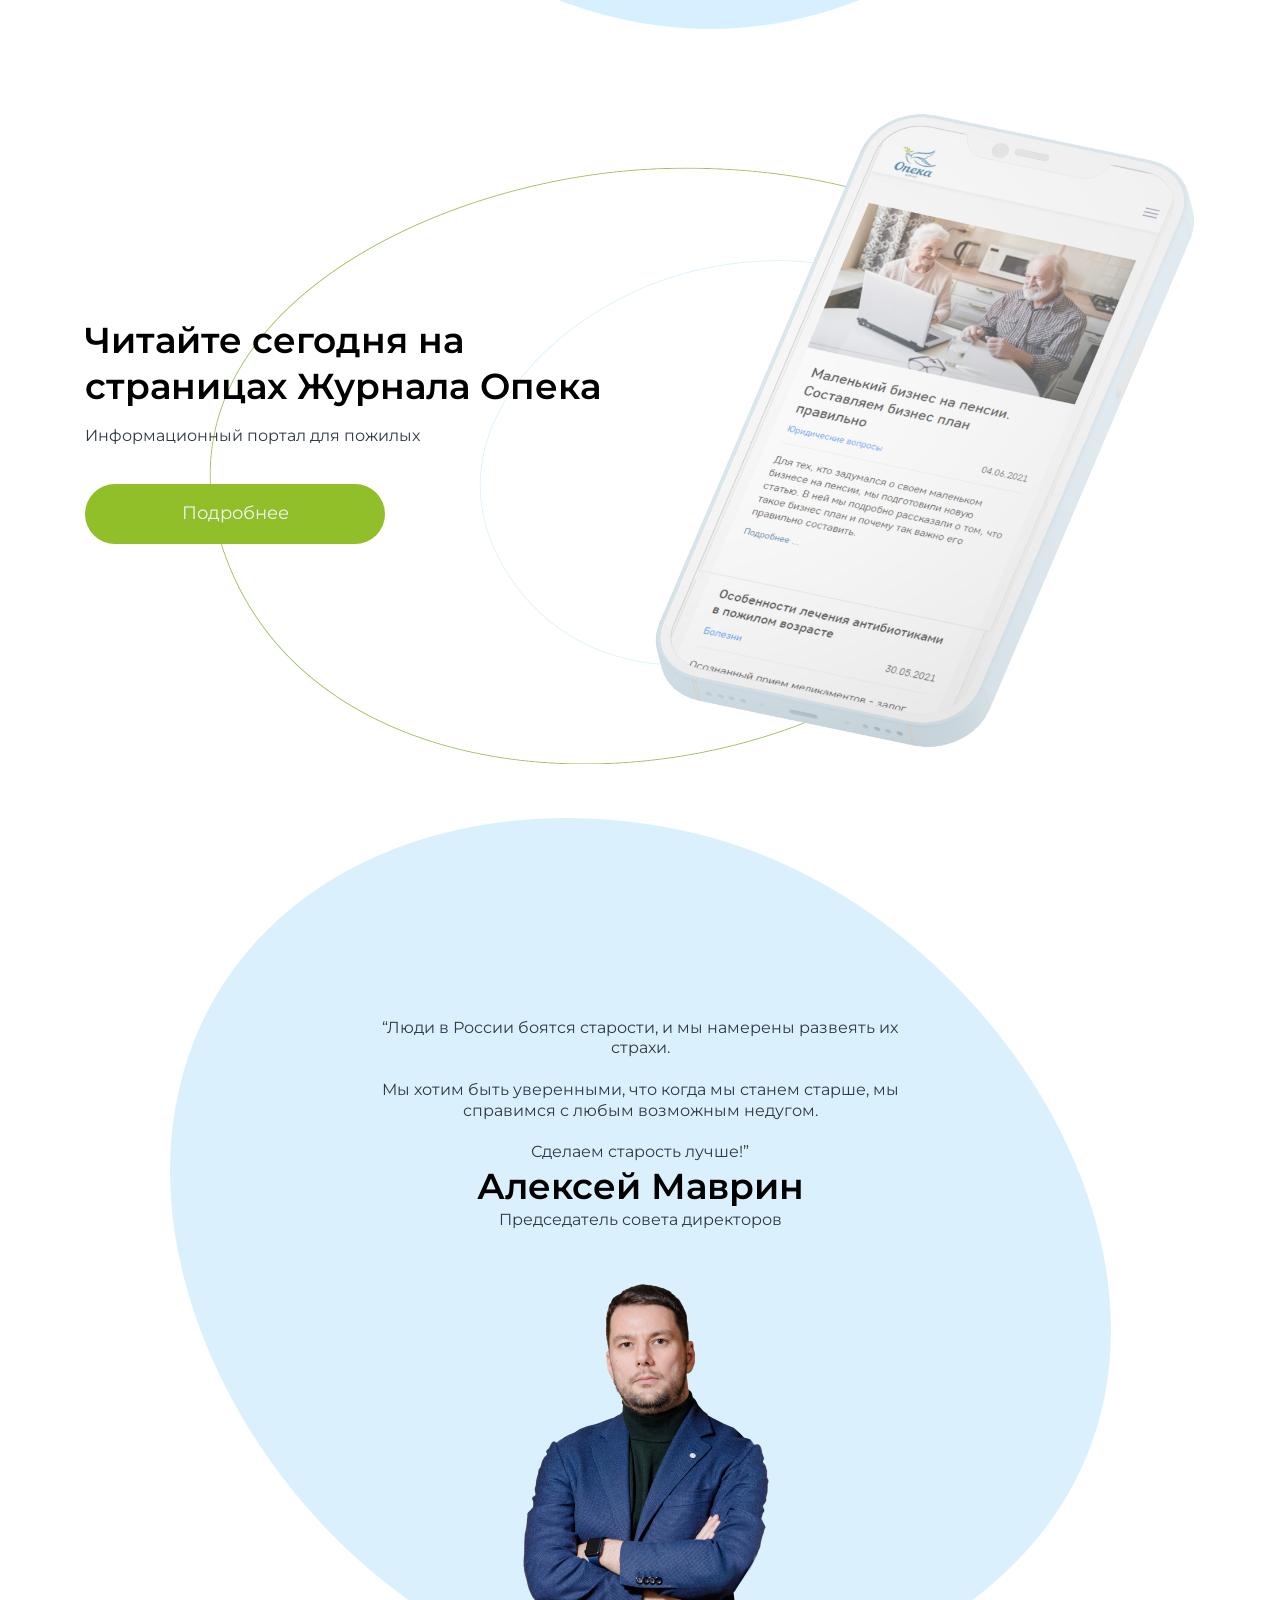
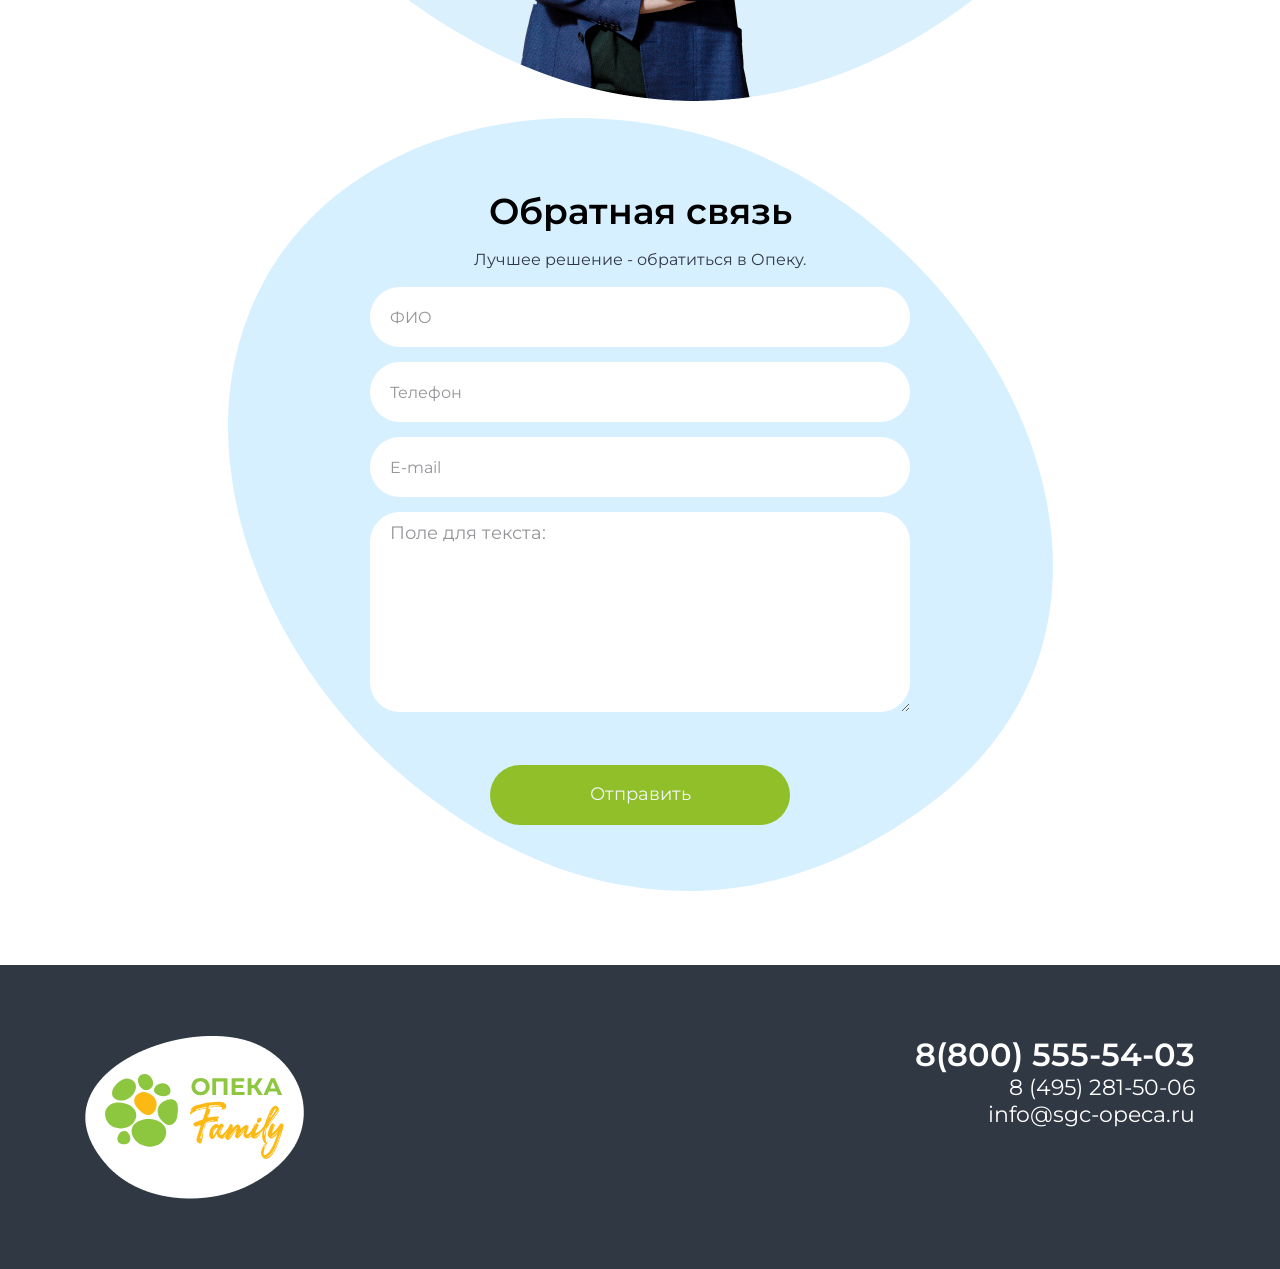
<file: journal.html>
<!DOCTYPE html>
<html lang="ru">

<head>

	<meta charset="utf-8">

	<title>Family</title>
	<meta name="description" content="">

	<meta http-equiv="X-UA-Compatible" content="IE=edge">
	<meta name="viewport" content="width=device-width, initial-scale=1, maximum-scale=1">
	
	<link rel="stylesheet" href="css/main.min.css?v=2.2">

</head>

<body>

	<div class="main-wrapper">

		<header class="header">
			<div class="container">
				<div class="row">
					<div class="col-md-12">
						<div class="header-container">
							<a href="#" class="logo"></a>

							<div class="menu-toggler"></div>
						</div>
					</div>
				</div>
			</div>
		</header>

		<div class="menu">
			<ul>
				<li><a href="#">Пункт 1</a></li>
				<li><a hrefT="#">Пункт 2</a></li>
				<li><a href="#">Пункт 3</a></li>
				<li><a href="#">Пункт 4</a></li>
				<li><a href="#">Пункт 5</a></li>
			</ul>
		</div>

		<section class="section_first line-orange">
			<div class="container">
				<div class="slider">
					<div class="slider__item">
						<div class="row">
							<div class="col-lg-6 order-lg-2">
								<img src="img/bg-journal.png" alt="">
							</div>

							<div class="col-text col-lg-6 align-self-center order-lg-1">

								<div class="slider__content">
									<div class="heading heading_md">Журнал «Опека»</div>
			
									<div class="text">
										Крупнейший в России информационный портал для пожилых людей
									</div>
									<button class="btn">Подробнее</button>
								</div>
								
							</div>
						</div>
					</div>
				</div>
			</div>
		</section>

		<section class="section_ecosystem section_smart-home line-white bg-blue-egg bg-blue-egg-sm pt pb">
			<div class="container pb">
				<div class="row justify-content-center">
					<div class="col-md-6">
						<div class="heading heading_md text-center">Система «Умная Опека»</div>
					</div>
				</div>

				<div class="row mt-3 justify-content-center">
					<div class="col-lg-4 col-md-6 text-center">
						<div class="egg egg-1">
							<div class="egg__inner">
								<div class="egg__digit">
									<img src="img/journal1.svg" alt="">
								</div>
								<div class="egg__title">Полезная информация</div>
							</div>
						</div>
					</div>


					<div class="col-lg-4 col-md-6 text-center">
						<div class="egg egg-2">
							<div class="egg__inner">
								<div class="egg__digit">
									<img src="img/journal2.svg" alt="">
								</div>
								<div class="egg__title">Возможность высказаться</div>
							</div>
						</div>
					</div>

					<div class="col-lg-4 col-md-6 text-center">
						<div class="egg egg-3-2">
							<div class="egg__inner">
								<div class="egg__digit">
									<img src="img/journal3.svg" alt="">
								</div>
								<div class="egg__title">Всегда на стороне читателя</div>
							</div>
						</div>
					</div>

					<div class="col-lg-4 col-md-6 text-center">
						<div class="egg egg-4">
							<div class="egg__inner">
								<div class="egg__digit">
									<img src="img/journal4.svg" alt="">
								</div>
								<div class="egg__title">Обратная связь</div>
							</div>
						</div>
					</div>

					<div class="col-lg-4 col-md-6 text-center">
						<div class="egg egg-5">
							<div class="egg__inner">
								<div class="egg__digit">
									<img src="img/journal5.svg" alt="">
								</div>
								<div class="egg__title">Моральная и информационная поддержка</div>
							</div>
						</div>
					</div>

					<div class="col-lg-4 col-md-6 text-center">
						<div class="egg egg-6">
							<div class="egg__inner">
								<div class="egg__digit">
									<img src="img/journal6.svg" alt="">
								</div>
								<div class="egg__title">Всегда на стороне читателя</div>
							</div>
						</div>
					</div>

				</div>
			</div>
		</section>


		<section class="section pb section_phone bg-smart-egg">
			<div class="container">
				<div class="row">
					<div class="col-md-6 align-self-center">
						<div class="heading heading_md ">Читайте сегодня на страницах Журнала Опека</div>
						<div class="text">
							Информационный портал для пожилых
						</div>
						<button class="btn btn_desktop">Подробнее</button>

					</div>
					<div class="col-md-6">
						<img src="img/phone.png" alt="">

						<button class="btn btn_mob">Подробнее</button>
					</div>
				</div>
			</div>
		</section>
		
		<section class="section section_mavr bg-mavr pb">
			<div class="container">
				<div class="row justify-content-center">
					<div class="col-md-6 text-center">

						<div class="text">
							“Люди в России боятся старости, и мы намерены развеять их страхи. 
							<br><br>
							Мы хотим быть уверенными, что когда мы станем старше, мы справимся с любым возможным недугом. 
							<br><br>
							Сделаем старость лучше!”
						</div>
						<div class="heading heading_md">Алексей Маврин</div>
						<div class="text">Председатель совета директоров</div>
					</div>
				</div>
			</div>
		</section>

		<section class="section_form pt pb">
			<div class="container">
				<div class="row">
					<div class="col-md-12">
						<div class="heading heading_md text-center">Обратная связь</div>
						<div class="text text-center">Лучшее решение - обратиться в Опеку.</div>
					</div>
				</div>
				
				<form action="" class="form">
					<div class="row justify-content-center">
						<div class="col-lg-6 col-md-5">
							<input type="text" placeholder="ФИО" class="form__input">
							<input type="text" placeholder="Телефон" class="form__input form__input_tel">
							<input type="text" placeholder="E-mail" class="form__input">
							
							<textarea class="form__text" placeholder="Поле для текста:"></textarea>
						
							<button class="btn">Отправить</button>
						</div>
					</div>
				</form>
				
			</div>
		</section>


		<footer class="footer pt pb">
			<div class="container">
				<div class="row">
					<div class="col-md-6">
						<div class="logo">
							<div class="logo-inner"></div>
						</div>
					</div>

					<div class="col-md-6 col-right">
						<div class="phone"><a href="tel:88005555403">8(800) 555-54-03</a></div>
						<div class="contact"><a href="tel:84952815006">8 (495) 281-50-06</a></div>
						<div class="contact"><a href="mailto:info@sgc-opeca.ru">info@sgc-opeca.ru</a></div>
					</div>
				</div>
			</div>
		</footer>
	</div>

	<script src="js/scripts.min.js?v=2.2"></script>

</body>
</html>
</file>
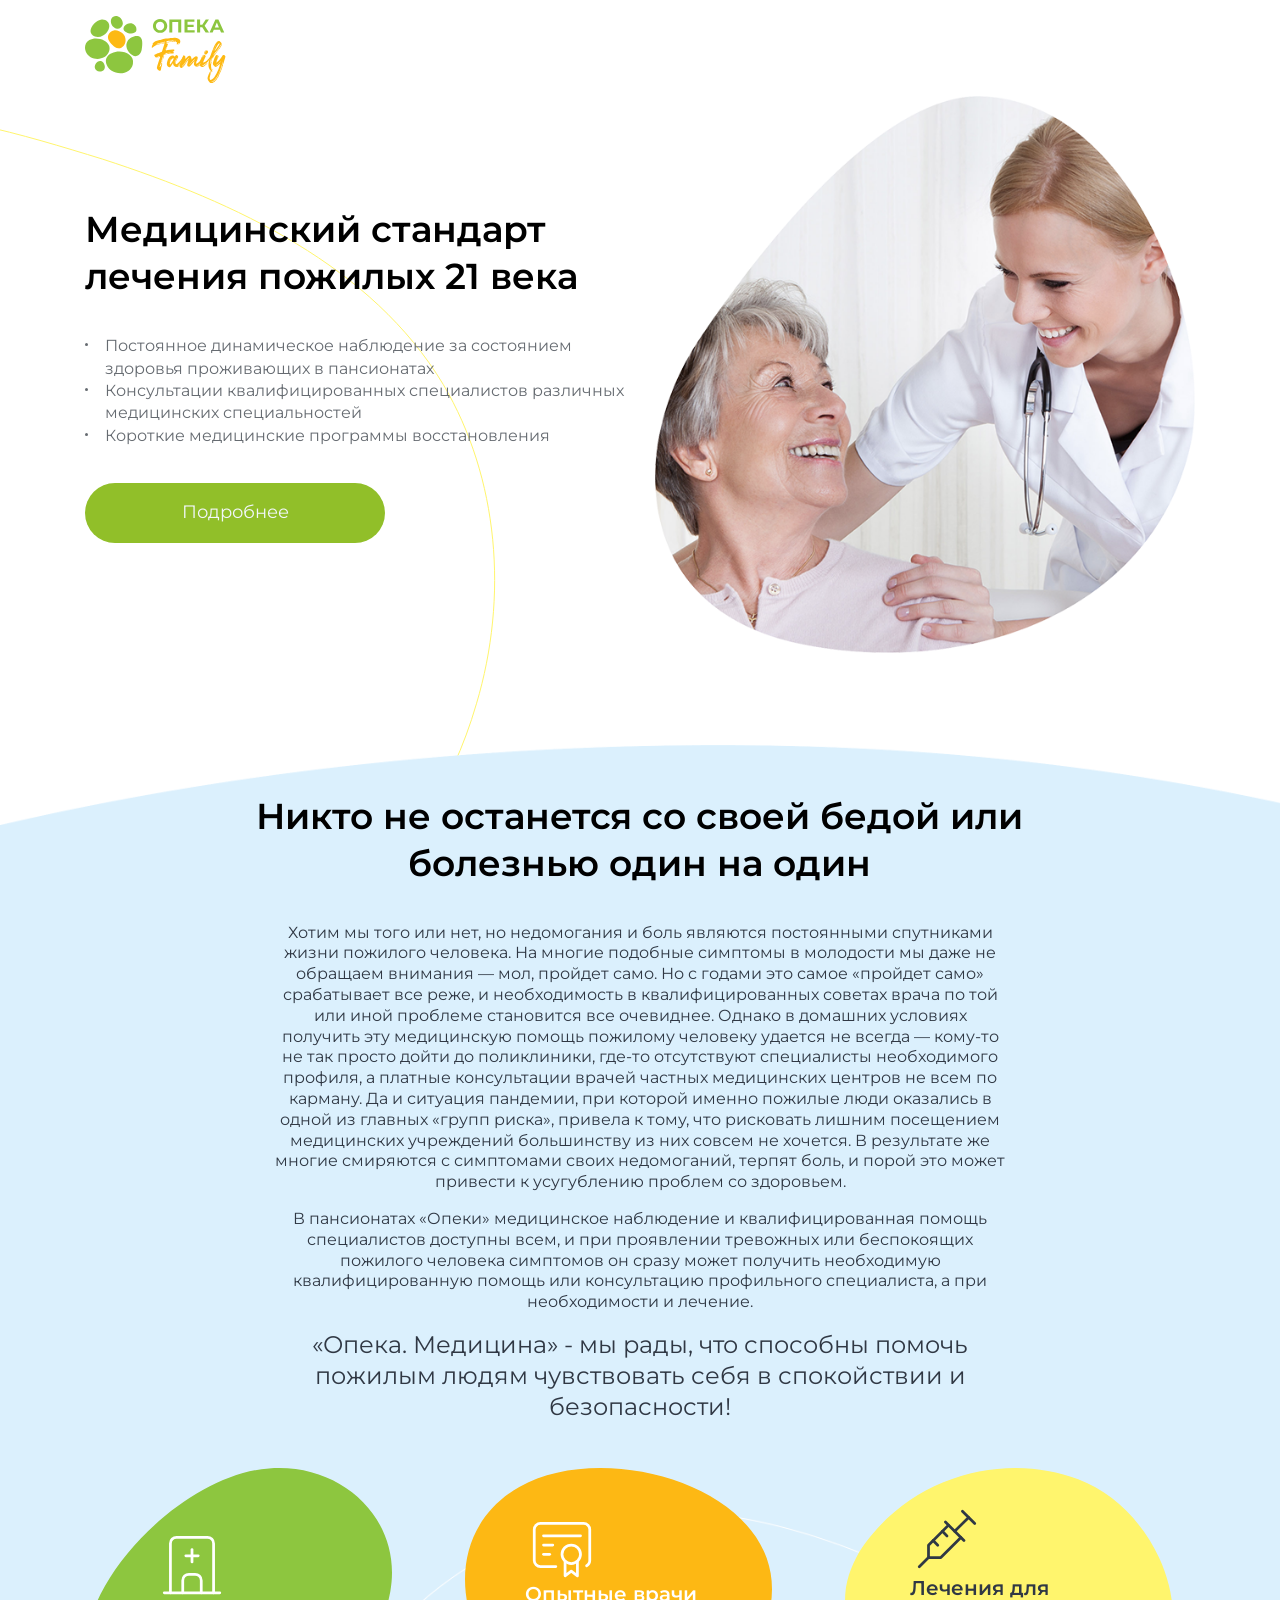
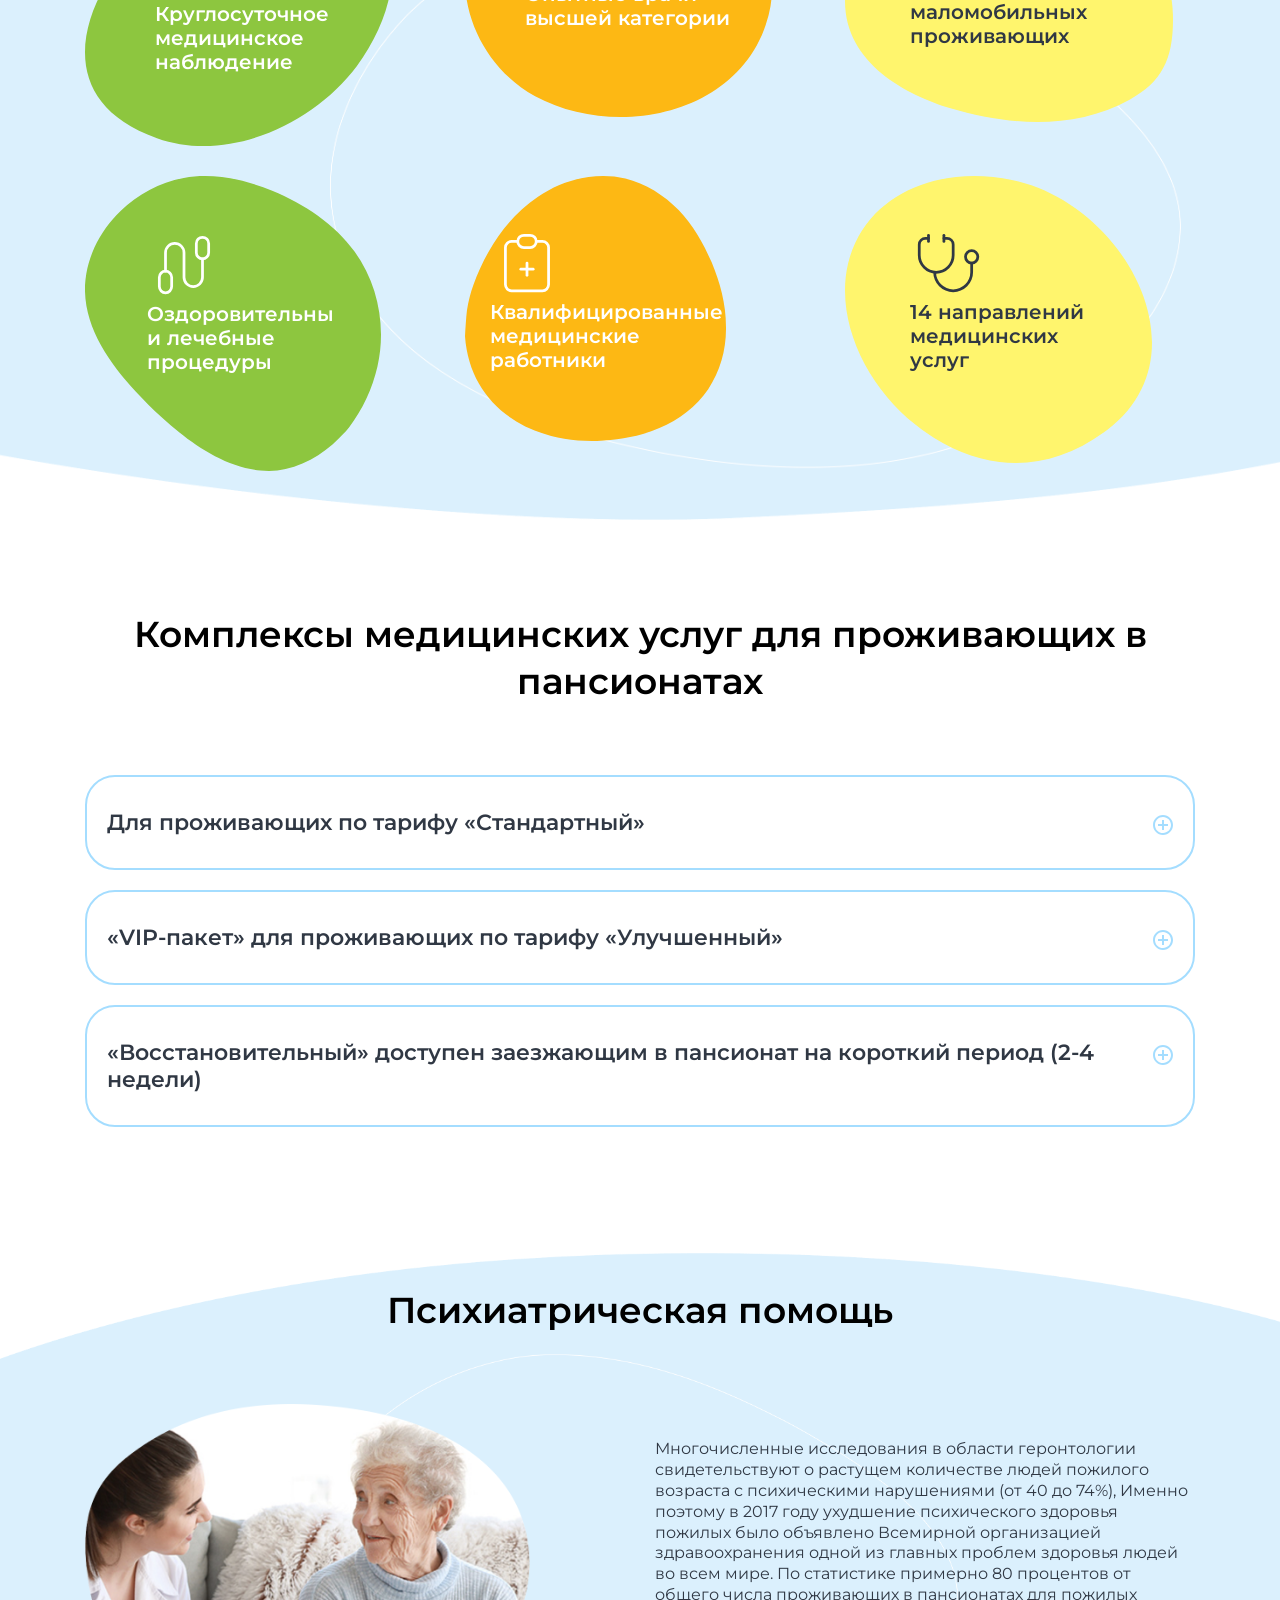
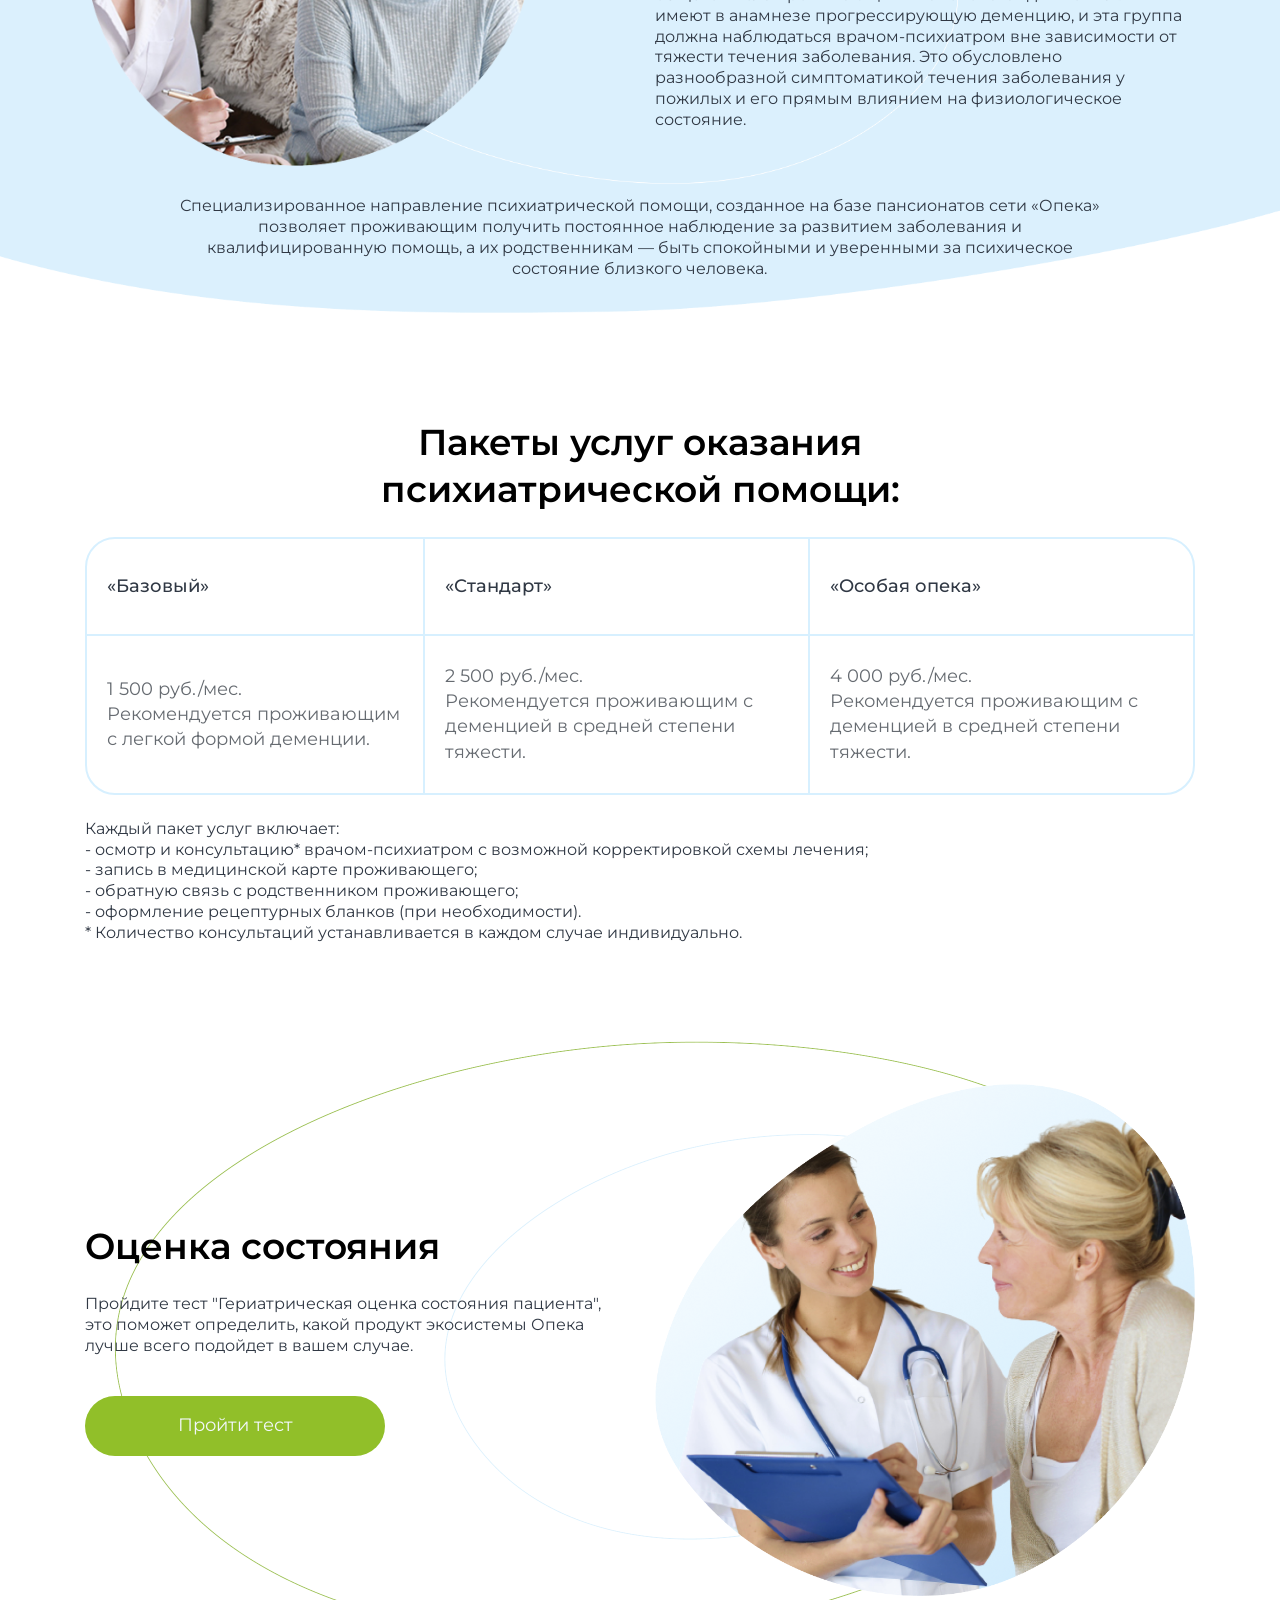
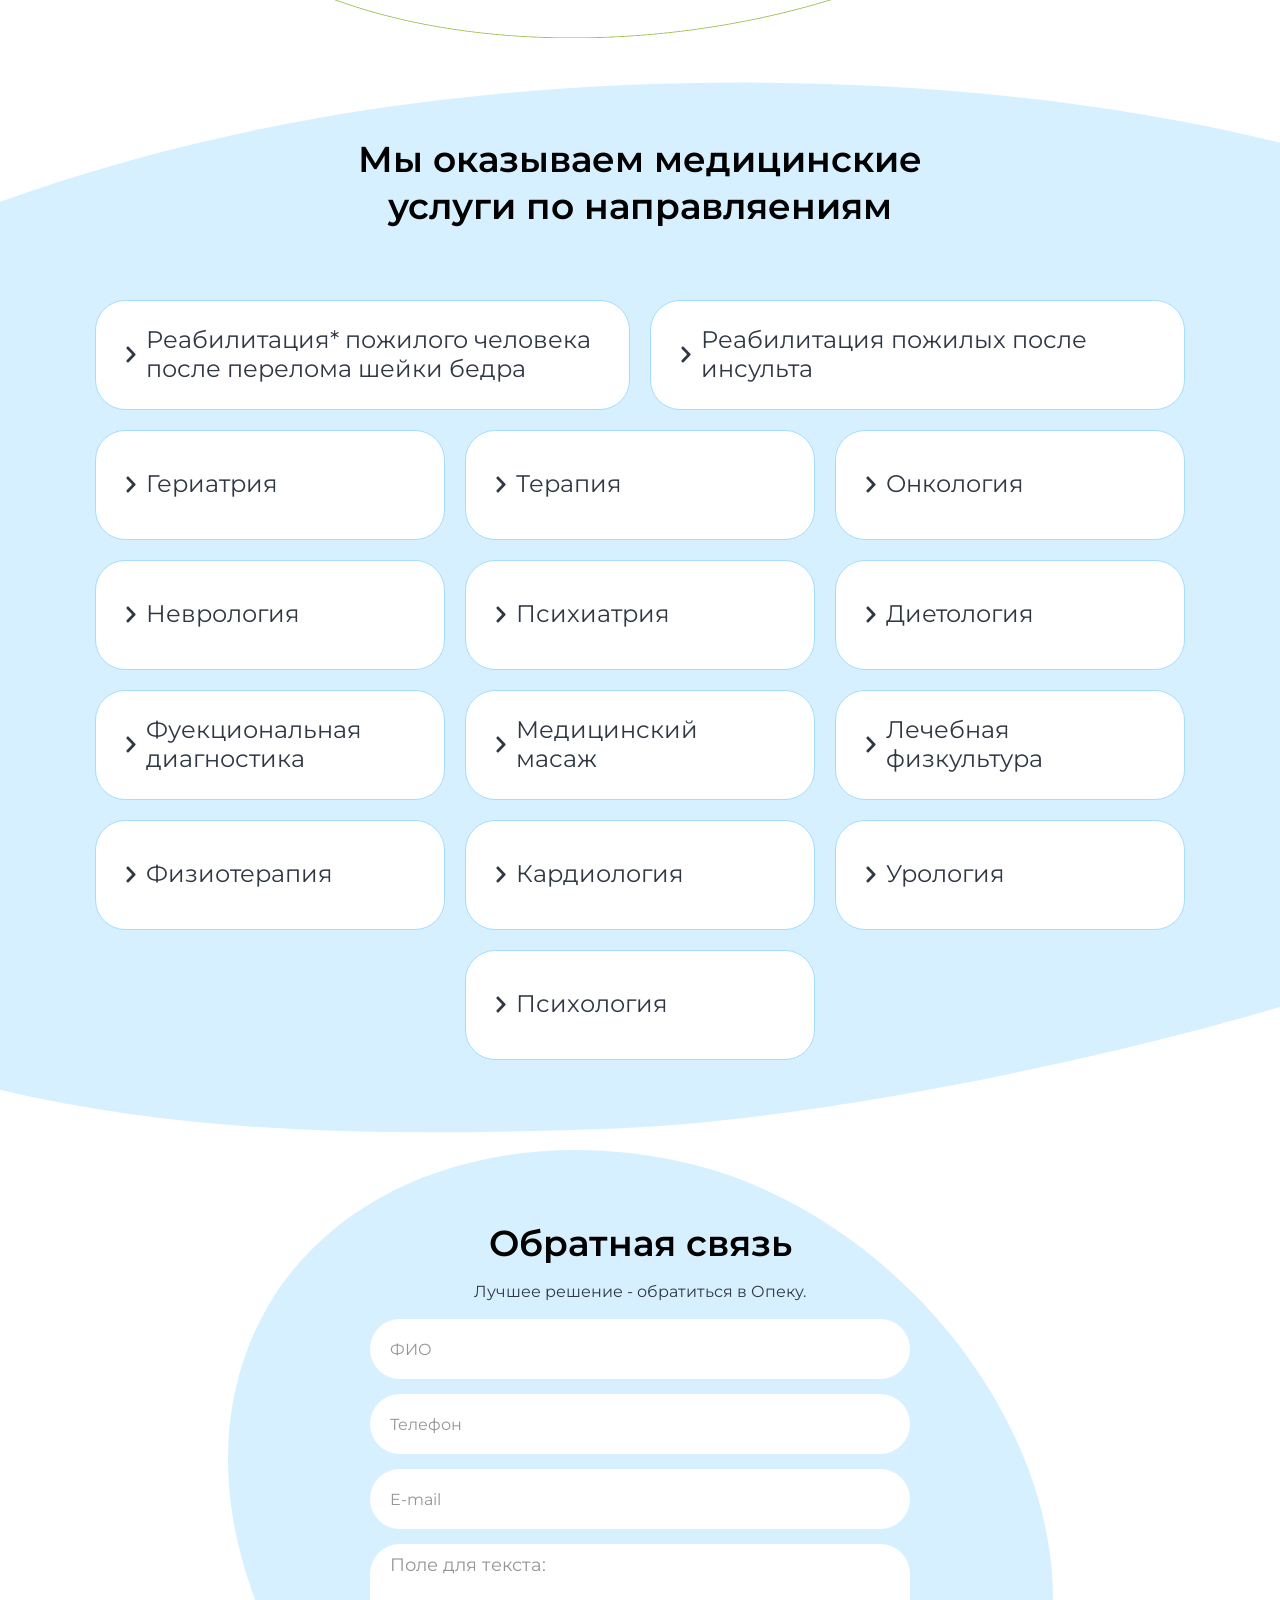
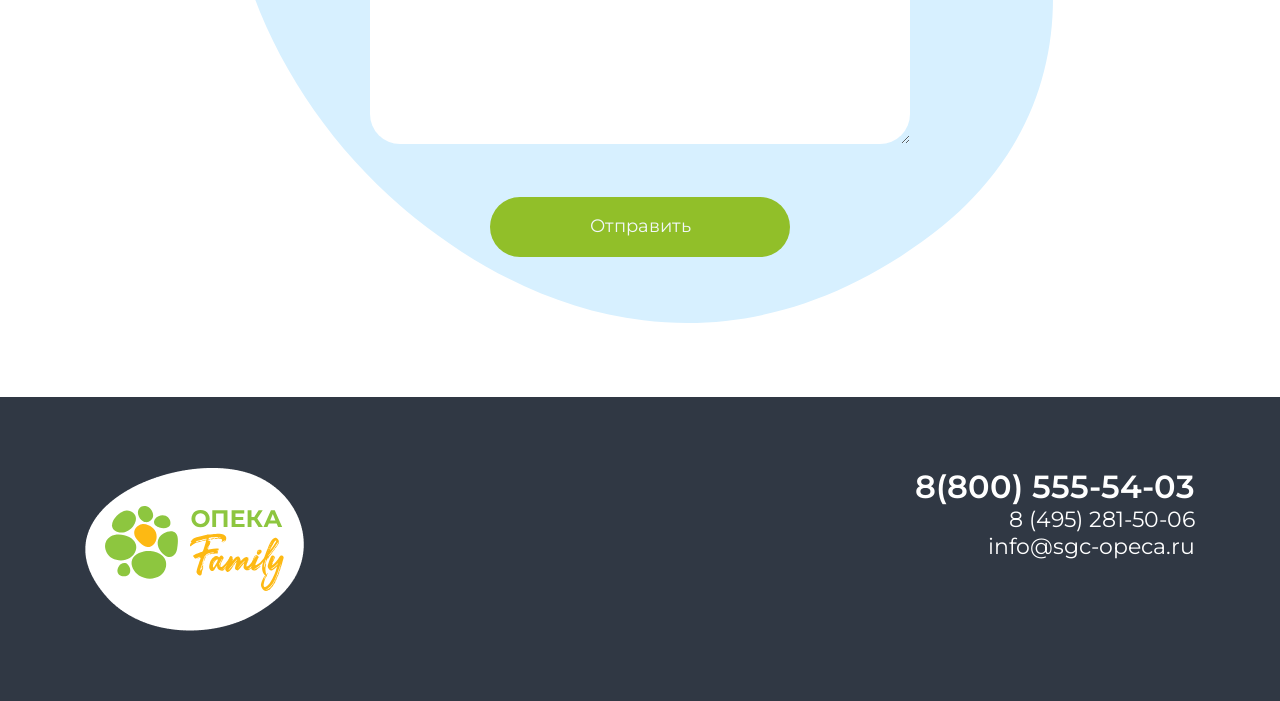
<file: med.html>
<!DOCTYPE html>
<html lang="ru">

<head>

	<meta charset="utf-8">

	<title>Family</title>
	<meta name="description" content="">

	<meta http-equiv="X-UA-Compatible" content="IE=edge">
	<meta name="viewport" content="width=device-width, initial-scale=1, maximum-scale=1">
	
	<link rel="stylesheet" href="css/main.min.css?v=2.2">

</head>

<body>

	<div class="main-wrapper">

		<header class="header">
			<div class="container">
				<div class="row">
					<div class="col-md-12">
						<div class="header-container">
							<a href="#" class="logo"></a>

							<div class="menu-toggler"></div>
						</div>
					</div>
				</div>
			</div>
		</header>

		<div class="menu">
			<ul>
				<li><a href="#">Пункт 1</a></li>
				<li><a hrefT="#">Пункт 2</a></li>
				<li><a href="#">Пункт 3</a></li>
				<li><a href="#">Пункт 4</a></li>
				<li><a href="#">Пункт 5</a></li>
			</ul>
		</div>

		<section class="section_first line-orange">
			<div class="container">
				<div class="slider">
					<div class="slider__item">
						<div class="row">
							<div class="col-lg-6 order-lg-2">
								<img src="img/bg-med.png" alt="">
							</div>

							<div class="col-text col-lg-6 align-self-center order-lg-1">

								<div class="slider__content">
									<div class="heading heading_md">Медицинский стандарт лечения пожилых 21 века</div>
			
									
									<div class="text">
										<ul>
											<li>Постоянное динамическое наблюдение за состоянием здоровья проживающих в пансионатах </li>
											<li>Консультации квалифицированных специалистов различных медицинских специальностей </li>
											<li>Короткие медицинские программы восстановления</li>
										</ul>

									</div>
									<button class="btn">Подробнее</button>
								</div>
								
							</div>
						</div>
					</div>
				</div>
			</div>
		</section>


		<section class="section_ecosystem section_ecosystem_ bg-blue-egg-big pt pb">
			<div class="container">
				<div class="row justify-content-center">
					<div class="col-md-10">
						<div class="heading heading_md text-center">Никто не останется со своей бедой или болезнью один на один</div>
					</div>
				</div>

				<div class="row justify-content-center">
					<div class="col-md-8">
						<div class="text">
							<p>Хотим мы того или нет, но недомогания и боль являются постоянными спутниками жизни пожилого человека. На многие подобные симптомы в молодости мы даже не обращаем внимания — мол, пройдет само. Но с годами это самое «пройдет само» срабатывает все реже, и необходимость в квалифицированных советах врача по той или иной проблеме становится все очевиднее. Однако в домашних условиях получить эту медицинскую помощь пожилому человеку удается не всегда — кому-то не так просто дойти до поликлиники, где-то отсутствуют специалисты необходимого профиля, а платные консультации врачей частных медицинских центров не всем по карману. Да и ситуация пандемии, при которой именно пожилые люди оказались в одной из главных «групп риска», привела к тому, что рисковать лишним посещением медицинских учреждений большинству из них совсем не хочется. В результате же многие смиряются с симптомами своих недомоганий, терпят боль, и порой это может привести к усугублению проблем со здоровьем.</p>

							<p>В пансионатах «Опеки» медицинское наблюдение и квалифицированная помощь специалистов доступны всем, и при проявлении тревожных или беспокоящих пожилого человека симптомов он сразу может получить необходимую квалифицированную помощь или консультацию профильного специалиста, а при необходимости и лечение.</p>

							<p class="lg">«Опека. Медицина» - мы рады, что способны помочь пожилым людям чувствовать себя в спокойствии и безопасности!</p>
						</div>
					</div>
				</div>

				<div class="row">
					<div class="col-lg-4 col-md-6">
						<div class="egg egg_1-2">
							<div class="egg__inner">
								<div class="egg__digit">
									<img src="img/icon-med1.svg" alt="">
								</div>
								<div class="egg__title">Круглосуточное медицинское наблюдение</div>
							</div>
						</div>
					</div>

					<div class="col-lg-4 col-md-6">
						<div class="egg egg_2-2">
							<div class="egg__inner">
								<div class="egg__digit">
									<img src="img/icon-med2.svg" alt="">
								</div>
								<div class="egg__title">Опытные врачи высшей категории</div>
							</div>
						</div>
					</div>

					<div class="col-lg-4 col-md-6">
						<div class="egg egg_black egg_3-2">
							<div class="egg__inner">
								<div class="egg__digit">
									<img src="img/icon-med3.svg" alt="">
								</div>
								<div class="egg__title">Лечения для маломобильных проживающих</div>
							</div>
						</div>
					</div>

					<div class="col-lg-4 col-md-6">
						<div class="egg egg_4-2">
							<div class="egg__inner">
								<div class="egg__digit">
									<img src="img/icon-med4.svg" alt="">
								</div>
								<div class="egg__title">Оздоровительны и лечебные процедуры</div>
							</div>
						</div>
					</div>

					<div class="col-lg-4 col-md-6">
						<div class="egg egg_5-2">
							<div class="egg__inner">
								<div class="egg__digit">
									<img src="img/icon-med5.svg" alt="">
								</div>
								<div class="egg__title">Квалифицированные медицинские работники</div>
							</div>
						</div>
					</div>

					<div class="col-lg-4 col-md-6">
						<div class="egg egg_6-2 egg_black">
							<div class="egg__inner">
								<div class="egg__digit">
									<img src="img/icon-med6.svg" alt="">
								</div>
								<div class="egg__title">14 направлений медицинских услуг</div>
							</div>
						</div>
					</div>
				</div>
			</div>
		</section>

		<section class="section pt">
			<div class="container">
				<div class="row justify-content-center">
					<div class="col-md-12">
						<div class="heading heading_md text-center">Комплексы медицинских услуг 
							для проживающих в пансионатах</div>
					</div>
				</div>

				<div class="row pt pb justify-content-center">
					<div class="col-md-12">
						<div class="block-acc">
							<div class="block-acc__title">
								Для проживающих по тарифу «Стандартный»
								<div class="block-acc__close">
									<svg width="20" height="20" viewBox="0 0 20 20" fill="none" xmlns="http://www.w3.org/2000/svg">
										<path d="M10 20C4.47715 20 0 15.5228 0 10C0 4.47715 4.47715 0 10 0C15.5228 0 20 4.47715 20 10C19.9939 15.5203 15.5203 19.9939 10 20ZM2 10.172C2.04732 14.5732 5.64111 18.1095 10.0425 18.086C14.444 18.0622 17.9995 14.4875 17.9995 10.086C17.9995 5.68451 14.444 2.10977 10.0425 2.086C5.64111 2.06246 2.04732 5.59876 2 10V10.172ZM11 15H9V11H5V9H9V5H11V9H15V11H11V15Z" fill="#A4DDFF"/>
									</svg>
								</div>
							</div>

							<div class="block-acc__text">
								<p>В комплекс медицинских услуг по тарифу проживания «Стандартный» входит:</p>
								<p>- комплексное обследование перед поступлением;<br>
								- предоставление специального оборудования (функциональные кровати, инвалидные коляски, ходунки, противопролежневые матрацы);<br>
								- биохимический анализ крови;<br>
								- основные анализы (моча, кал, мазок из зева);<br>
								- комплексное обследование при госпитализации;<br>
								- полный уход 24 часа в сутки (помощь в принятии пищи и передвижении, а также при выполнении гигиенических процедур и выходе на прогулки, смена памперсов);<br>
								- ежедневное измерение температуры, давления, и контроль приема лекарственных препаратов;<br>
								- лечебно-оздоровительные процедуры.</p>

								<p>Проживающие по тарифу «Стандартный» могут заказать любую необходимую по показаниям медицинскую услугу за дополнительную плату.</p>
							</div>
						</div>

						<div class="block-acc">
							<div class="block-acc__title">
								«VIP-пакет» для проживающих по тарифу «Улучшенный»
								<div class="block-acc__close">
									<svg width="20" height="20" viewBox="0 0 20 20" fill="none" xmlns="http://www.w3.org/2000/svg">
										<path d="M10 20C4.47715 20 0 15.5228 0 10C0 4.47715 4.47715 0 10 0C15.5228 0 20 4.47715 20 10C19.9939 15.5203 15.5203 19.9939 10 20ZM2 10.172C2.04732 14.5732 5.64111 18.1095 10.0425 18.086C14.444 18.0622 17.9995 14.4875 17.9995 10.086C17.9995 5.68451 14.444 2.10977 10.0425 2.086C5.64111 2.06246 2.04732 5.59876 2 10V10.172ZM11 15H9V11H5V9H9V5H11V9H15V11H11V15Z" fill="#A4DDFF"/>
									</svg>
								</div>
							</div>

							<div class="block-acc__text">
								<p>В комплекс медицинских услуг по тарифу проживания «Стандартный» входит:</p>
								<p>- комплексное обследование перед поступлением;<br>
								- предоставление специального оборудования (функциональные кровати, инвалидные коляски, ходунки, противопролежневые матрацы);<br>
								- биохимический анализ крови;<br>
								- основные анализы (моча, кал, мазок из зева);<br>
								- комплексное обследование при госпитализации;<br>
								- полный уход 24 часа в сутки (помощь в принятии пищи и передвижении, а также при выполнении гигиенических процедур и выходе на прогулки, смена памперсов);<br>
								- ежедневное измерение температуры, давления, и контроль приема лекарственных препаратов;<br>
								- лечебно-оздоровительные процедуры.</p>

								<p>Проживающие по тарифу «Стандартный» могут заказать любую необходимую по показаниям медицинскую услугу за дополнительную плату.</p>
							</div>
						</div>

						<div class="block-acc">
							<div class="block-acc__title">
								«Восстановительный» доступен заезжающим в пансионат на короткий период (2-4 недели)
								<div class="block-acc__close">
									<svg width="20" height="20" viewBox="0 0 20 20" fill="none" xmlns="http://www.w3.org/2000/svg">
										<path d="M10 20C4.47715 20 0 15.5228 0 10C0 4.47715 4.47715 0 10 0C15.5228 0 20 4.47715 20 10C19.9939 15.5203 15.5203 19.9939 10 20ZM2 10.172C2.04732 14.5732 5.64111 18.1095 10.0425 18.086C14.444 18.0622 17.9995 14.4875 17.9995 10.086C17.9995 5.68451 14.444 2.10977 10.0425 2.086C5.64111 2.06246 2.04732 5.59876 2 10V10.172ZM11 15H9V11H5V9H9V5H11V9H15V11H11V15Z" fill="#A4DDFF"/>
									</svg>
								</div>
							</div>

							<div class="block-acc__text">
								<p>В комплекс медицинских услуг по тарифу проживания «Стандартный» входит:</p>
								<p>- комплексное обследование перед поступлением;<br>
								- предоставление специального оборудования (функциональные кровати, инвалидные коляски, ходунки, противопролежневые матрацы);<br>
								- биохимический анализ крови;<br>
								- основные анализы (моча, кал, мазок из зева);<br>
								- комплексное обследование при госпитализации;<br>
								- полный уход 24 часа в сутки (помощь в принятии пищи и передвижении, а также при выполнении гигиенических процедур и выходе на прогулки, смена памперсов);<br>
								- ежедневное измерение температуры, давления, и контроль приема лекарственных препаратов;<br>
								- лечебно-оздоровительные процедуры.</p>

								<p>Проживающие по тарифу «Стандартный» могут заказать любую необходимую по показаниям медицинскую услугу за дополнительную плату.</p>
							</div>
						</div>
					</div>

				</div>
			</div>
		</section>


		<section class="section pt pb bg-lines-sm section_psycho-help pt">
			<div class="container">
				<div class="row justify-content-center">
					<div class="col-md-12">
						<div class="heading heading_md text-center">Психиатрическая помощь</div>
					</div>
				</div>

				<div class="row pt justify-content-between">
					<div class="col-md-6 order-md-2 align-self-center">
						<div class="text">
							Многочисленные исследования в области геронтологии свидетельствуют о растущем количестве людей пожилого возраста с психическими нарушениями (от 40 до 74%), Именно поэтому в 2017 году ухудшение психического здоровья пожилых было объявлено Всемирной организацией здравоохранения одной из главных проблем здоровья людей во всем мире. По статистике примерно 80 процентов от общего числа проживающих в пансионатах для пожилых имеют в анамнезе прогрессирующую деменцию, и эта группа должна наблюдаться врачом-психиатром вне зависимости от тяжести течения заболевания. Это обусловлено разнообразной симптоматикой течения заболевания у пожилых и его прямым влиянием на физиологическое состояние.
						</div>
					</div>

					<div class="col-md-5 order-md-1 align-self-center">
						<img src="img/med-img.png" alt="">
					</div>

				</div>

				<div class="row row-text-2 justify-content-center">
					<div class="col-md-10">
						<div class="text text-center">
							Специализированное направление психиатрической помощи, созданное на базе пансионатов сети «Опека» позволяет проживающим получить постоянное наблюдение за развитием заболевания и квалифицированную помощь, а их родственникам — быть спокойными и уверенными за психическое состояние близкого человека.
						</div>
					</div>
				</div>
			</div>
		</section>


		<section class="section pt pb">
			<div class="container">
				<div class="row justify-content-center">
					<div class="col-md-6">
						<div class="heading heading_md text-center">Пакеты услуг оказания психиатрической помощи:</div>
					</div>
				</div>

				<div class="row mt-4 justify-content-center">
					<div class="col-md-12">
						<div class="table">
							<table>
								<tr>
									<th>«Базовый»</th>
									<th>«Стандарт»</th>
									<th>«Особая опека»</th>
								</tr>

								<tr>
									<td>
										1 500 руб./мес.
										<br>
										Рекомендуется проживающим с легкой формой деменции.
									</td>
									<td>
										2 500 руб./мес.
										<br>
										Рекомендуется проживающим с деменцией в средней степени тяжести.
									</td>
									<td>
										4 000 руб./мес.
										<br>
										Рекомендуется проживающим с деменцией в средней степени тяжести.
									</td>
								</tr>
							</table>
						</div>

						<div class="text mt-4">
							Каждый пакет услуг включает:
							<br>
							
							- осмотр и консультацию* врачом-психиатром с возможной корректировкой схемы лечения;<br>
							- запись в медицинской карте проживающего;<br>
							- обратную связь с родственником проживающего;<br>
							- оформление рецептурных бланков (при необходимости).<br>

							* Количество консультаций устанавливается в каждом случае индивидуально.

						</div>
					</div>
				</div>
			</div>
		</section>

		<section class="section_condition-assessment bg-lines pt pb">
			<div class="container">
				<div class="row">
					<div class="col-md-6 align-self-center">
						<div class="heading heading_md">Оценка состояния</div>
						<div class="text">
							Пройдите тест "Гериатрическая оценка состояния пациента", это поможет определить, какой продукт экосистемы Опека лучше всего подойдет в вашем случае.
						</div>

						<button class="btn btn_desktop">Пройти тест</button>
					</div>

					<div class="col-md-6">
						<img src="img/bg-ocenka.png" alt="">
						<button class="btn btn_mob">Пройти тест</button>
					</div>
				</div>
			</div>
		</section>

		<section class="section pt pb section_service-list bg-lines-md">
			<div class="container">
				<div class="row justify-content-center">
					<div class="col-lg-7">
						<div class="heading text-center heading_md">Мы оказываем медицинские услуги по направляениям</div>
					</div>
				</div>
				<div class="row">
					<div class="col-md-12">

						<div class="service-list">
							<a href="#" class="service-list__item service-list__item_lg">
								<span>Реабилитация* пожилого человека после перелома шейки бедра</span>
							</a>

							<a href="#" class="service-list__item service-list__item_lg">
								<span>Реабилитация пожилых после инсульта</span>
							</a>

							<a href="#" class="service-list__item">
								<span>
								Гериатрия
								</span>
							</a>

							<a href="#" class="service-list__item">
								<span>
								Терапия
								</span>
							</a>

							<a href="#" class="service-list__item">
								<span>
								Онкология
								</span>
							</a>

							<a href="#" class="service-list__item">
								<span>
								Неврология
								</span>
							</a>

							<a href="#" class="service-list__item">
								<span>
								Психиатрия
								</span>
							</a>

							<a href="#" class="service-list__item">
								<span>
								Диетология
								</span>
							</a>

							<a href="#" class="service-list__item">
								<span>
								Фуекциональная диагностика
								</span>
							</a>

							<a href="#" class="service-list__item">
								<span>
								Медицинский масаж
								</span>
							</a>

							<a href="#" class="service-list__item">
								<span>
								Лечебная физкультура
								</span>
							</a>

							<a href="#" class="service-list__item">
								<span>
								Физиотерапия
								</span>
							</a>

							<a href="#" class="service-list__item">
								<span>
								Кардиология
								</span>
							</a>

							<a href="#" class="service-list__item">
								<span>
								Урология
								</span>
							</a>

							<a href="#" class="service-list__item">
								<span>
								Психология
								</span>
							</a>
						</div>
					</div>
				</div>
			</div>
		</section>

		<section class="section_form pt pb">
			<div class="container">
				<div class="row">
					<div class="col-md-12">
						<div class="heading heading_md text-center">Обратная связь</div>
						<div class="text text-center">Лучшее решение - обратиться в Опеку.</div>
					</div>
				</div>
				
				<form action="" class="form">
					<div class="row justify-content-center">
						<div class="col-lg-6 col-md-5">
							<input type="text" placeholder="ФИО" class="form__input">
							<input type="text" placeholder="Телефон" class="form__input">
							<input type="text" placeholder="E-mail" class="form__input">
							
							<textarea class="form__text" placeholder="Поле для текста:"></textarea>
						
							<button class="btn">Отправить</button>
						</div>
					</div>
				</form>
				
			</div>
		</section>


		<footer class="footer pt pb">
			<div class="container">
				<div class="row">
					<div class="col-md-6">
						<div class="logo">
							<div class="logo-inner"></div>
						</div>
					</div>

					<div class="col-md-6 col-right">
						<div class="phone"><a href="tel:88005555403">8(800) 555-54-03</a></div>
						<div class="contact"><a href="tel:84952815006">8 (495) 281-50-06</a></div>
						<div class="contact"><a href="mailto:info@sgc-opeca.ru">info@sgc-opeca.ru</a></div>
					</div>
				</div>
			</div>
		</footer>
	</div>

	<script src="js/scripts.min.js?v=2.2"></script>

</body>
</html>
</file>
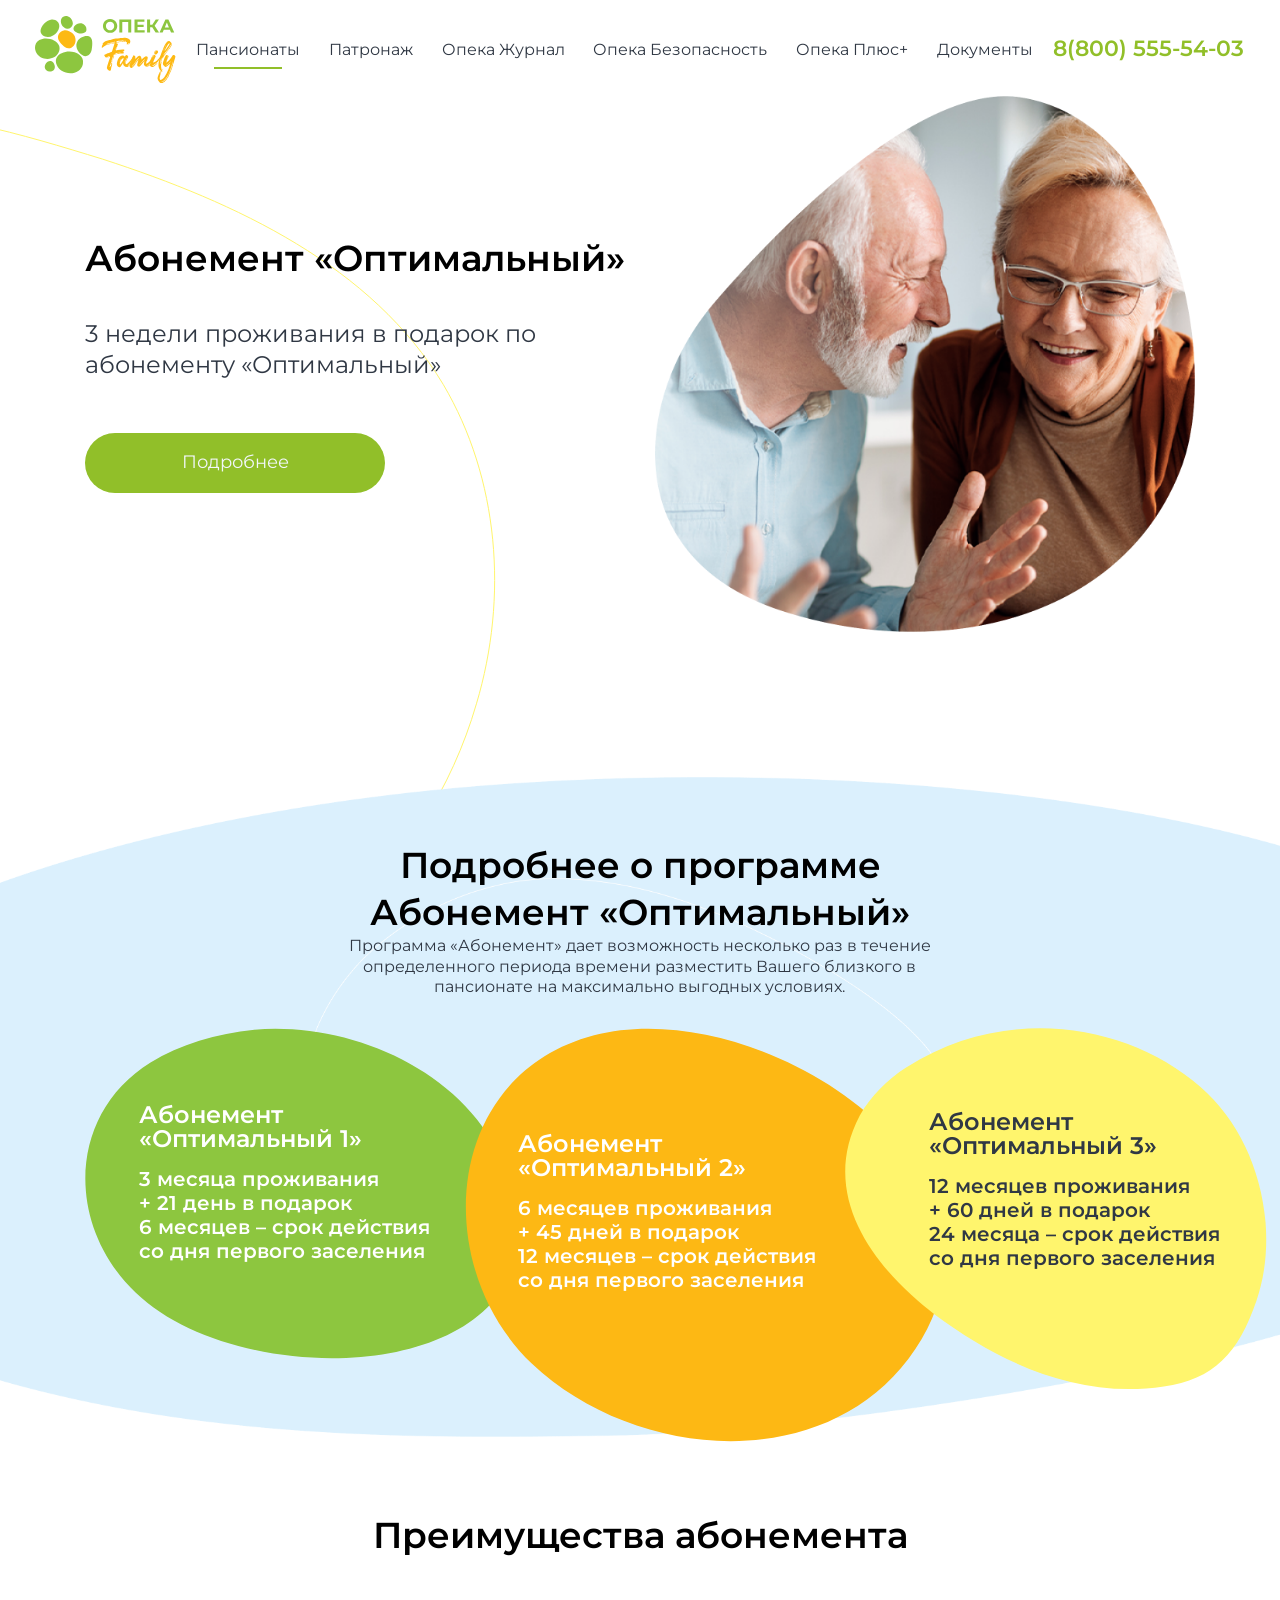
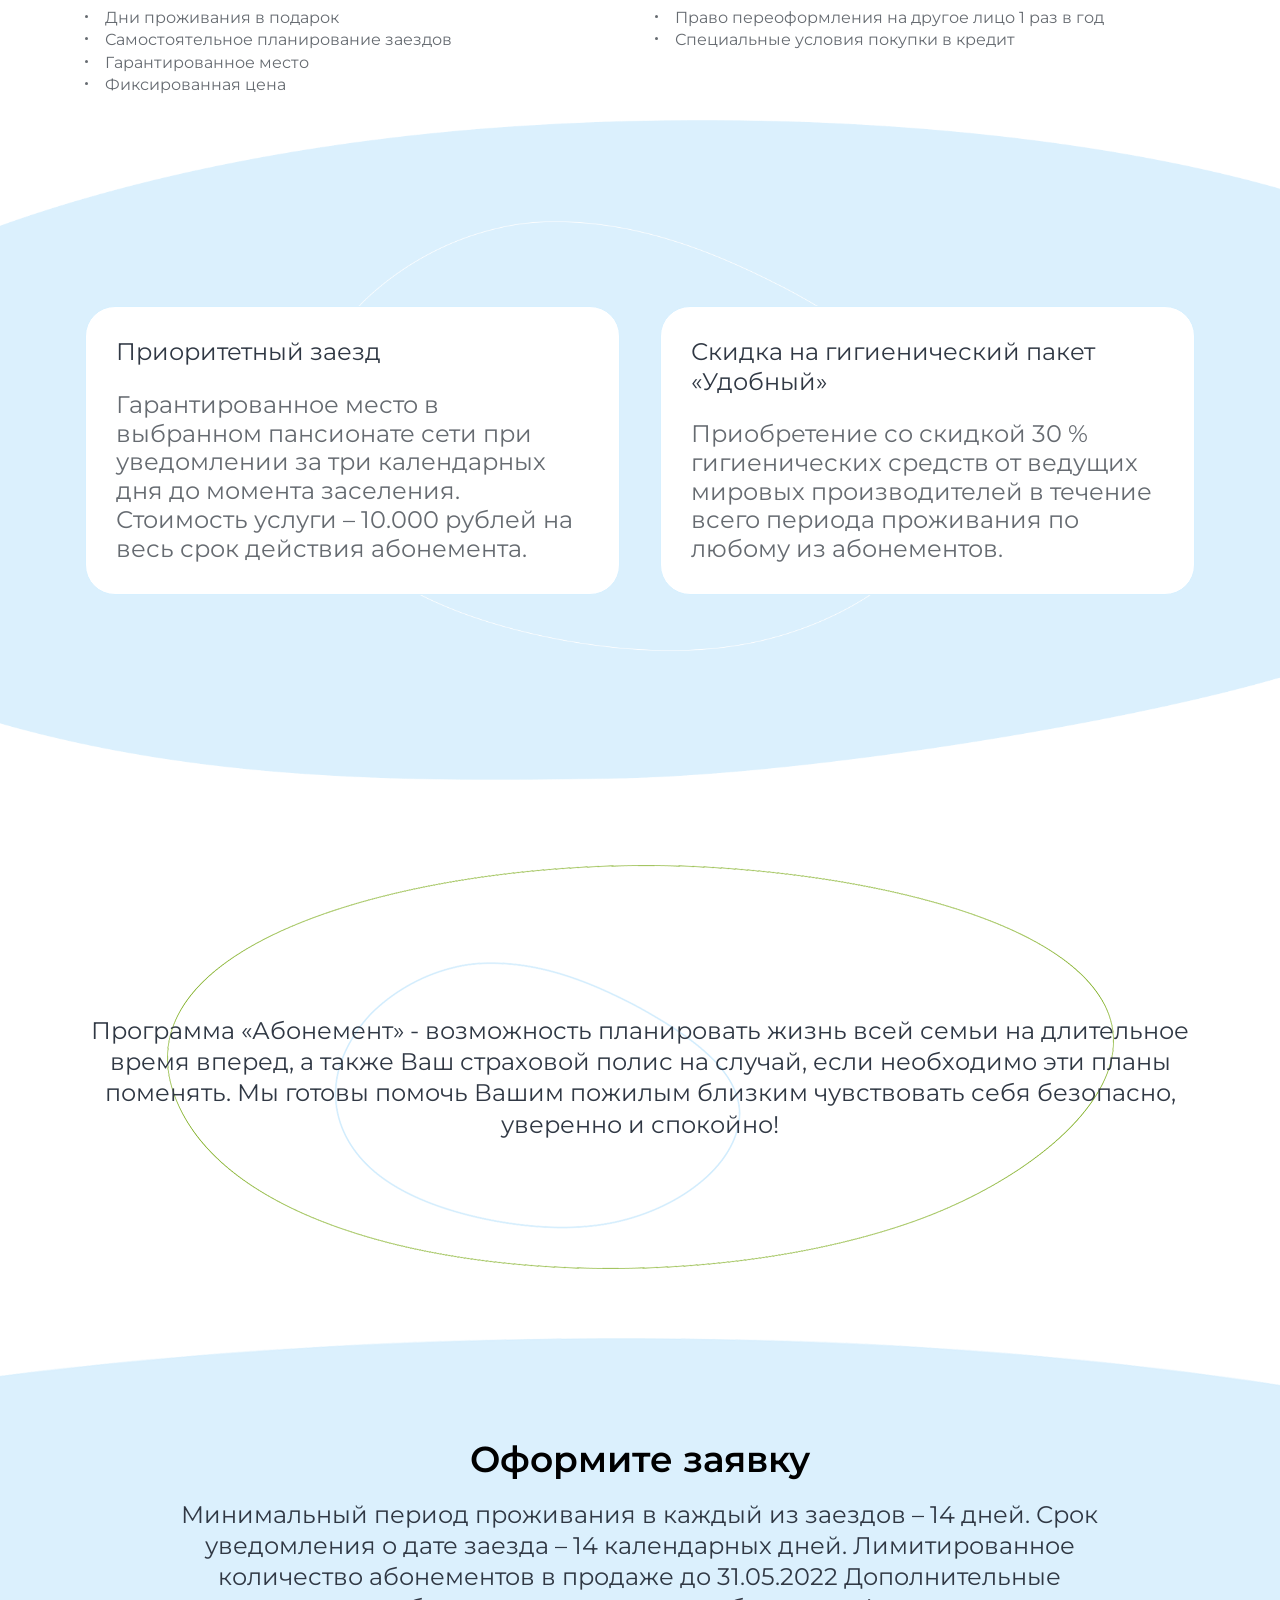
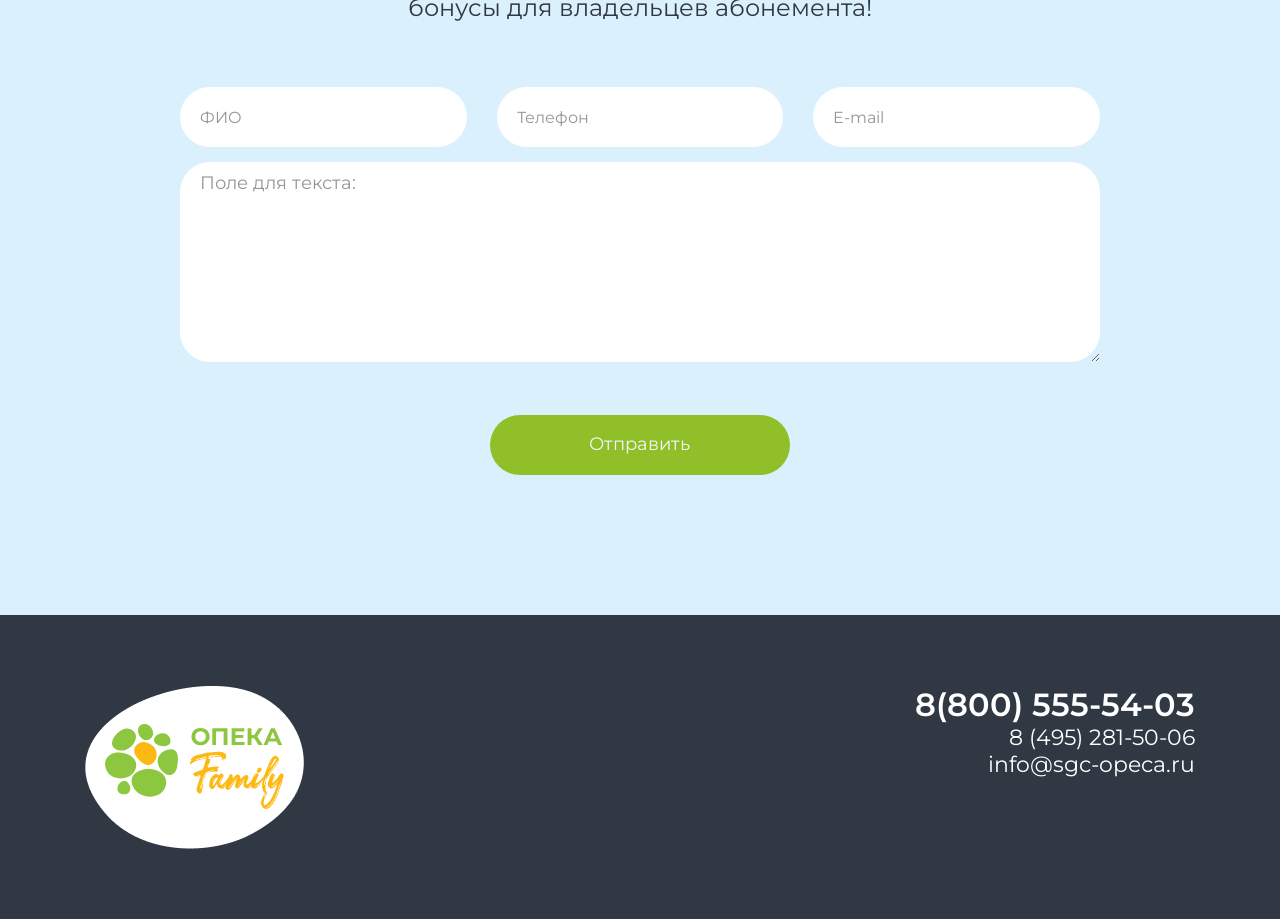
<file: optimal.html>
<!DOCTYPE html>
<html lang="ru">

<head>

	<meta charset="utf-8">

	<title>Family</title>
	<meta name="description" content="">

	<meta http-equiv="X-UA-Compatible" content="IE=edge">
	<meta name="viewport" content="width=device-width, initial-scale=1, maximum-scale=1">
	
	<link rel="stylesheet" href="css/main.min.css?v=2.2">

</head>

<body>

	<div class="main-wrapper">

		<header class="header">
			<div class="wrapper">
				<div class="container-fluid">
					<div class="row">
						<div class="col-md-12">
							<div class="header-container">
								<a href="#" class="logo"></a>

								<nav class="header__menu align-self-center">
									<ul>
										<li class="current"><a href="#">Пансионаты</a></li>
										<li><a href="#">Патронаж</a></li>
										<li><a href="#">Опека Журнал</a></li>
										<li><a href="#">Опека Безопасность</a></li>
										<li><a href="#">Опека Плюс+</a></li>
										<li><a href="#">Документы</a></li>
									</ul>
								</nav>

								<div class="phone align-self-center">
									<a href="tel:88005555403">8(800) 555-54-03</a>
								</div>
	
								<div class="menu-toggler"></div>
							</div>
						</div>
					</div>
				</div>
			</div>
		</header>

		<div class="menu">
			<ul>
				<li><a href="#">Пансионаты</a></li>
				<li><a href="#">Патронаж</a></li>
				<li><a href="#">Опека Журнал</a></li>
				<li><a href="#">Опека Безопасность</a></li>
				<li><a href="#">Опека Плюс+</a></li>
				<li><a href="#">Документы</a></li>
			</ul>
		</div>

		<section class="section_first line-orange">
			<div class="container">
				<div class="slider">
					<div class="slider__item">
						<div class="row">
							<div class="col-lg-6 order-lg-2">
								<img src="img/bg-optimal.png" alt="">
							</div>

							<div class="col-text col-lg-6 align-self-center order-lg-1">

								<div class="slider__content">
									<div class="heading heading_md">Абонемент «Оптимальный»</div>
			
									<div class="text">
										<p class="lg">
											3 недели проживания в подарок по абонементу «Оптимальный»
										</p>
									</div>

									<button class="btn">Подробнее</button>
								</div>
								
							</div>
						</div>
					</div>
				</div>
			</div>
		</section>


		<section class="section pt pb bg-lines-sm bg-lines-sm_3">
			<div class="container pt">

				<div class="row">
					<div class="col-md-12">
						<div class="heading heading_md text-center">Подробнее о программе<br>Абонемент «Оптимальный»</div>
					</div>
				</div>

				<div class="row justify-content-center">
					<div class="col-md-7">
						<div class="text text-center">Программа «Абонемент» дает возможность несколько раз в течение определенного периода времени разместить Вашего близкого в пансионате на максимально выгодных условиях.</div>
					</div>
				</div>

				<div class="row">
					<div class="col-lg-4 text-center">
						<div class="egg egg_opt_1">
							<div class="egg__inner">
								<div class="egg__title egg__title_lg">Абонемент<br>«Оптимальный 1»</div>
								<div class="egg__text">
									3 месяца проживания<br>+ 21 день в подарок<br>6 месяцев – срок действия<br>со дня первого заселения
								</div>
							</div>
						</div>
					</div>

					<div class="col-lg-4 text-center">
						<div class="egg egg_opt_2">
							<div class="egg__inner">
								<div class="egg__title egg__title_lg">Абонемент<br>«Оптимальный 2»</div>
								<div class="egg__text">
									6 месяцев проживания<br>+ 45 дней в подарок<br>12 месяцев – срок действия<br>со дня первого заселения
								</div>
							</div>
						</div>
					</div>

					<div class="col-lg-4 text-center">
						<div class="egg egg_opt_3">
							<div class="egg__inner">
								<div class="egg__title egg__title_lg">Абонемент<br>«Оптимальный 3»</div>
								<div class="egg__text">
									12 месяцев проживания<br>+ 60 дней в подарок<br>24 месяца – срок действия<br>со дня первого заселения
								</div>
							</div>
						</div>
					</div>

				</div>
			</div>
		</section>

		<section class="section pb">
			<div class="container pb">
				<div class="row">
					<div class="col-md-12">
						<div class="heading heading_md text-center">Преимущества абонемента</div>
					</div>
				</div>

				<div class="row mt-5">
					<div class="col-md-6">
						<div class="text">
							<ul>
								<li>Дни проживания в подарок</li>
								<li>Самостоятельное планирование заездов</li>
								<li>Гарантированное место</li>
								<li>Фиксированная цена</li>
							</ul>
						</div>
					</div>

					<div class="col-md-6">
						<div class="text">
							<ul>
								<li>Право переоформления на другое лицо 1 раз в год</li>
								<li>Специальные условия покупки в кредит</li>
							</ul>
						</div>
					</div>
				</div>
			</div>
		</section>

		<section class="section pt pb bg-lines-sm bg-lines-sm_2">
			<div class="container">

				<div class="row justify-content-center">
					<div class="col-md-12">
						<div class="tariff-list tariff-list_v-2">
							<div class="tariff-list__item">
								<div class="tariff-list__item-heading">Приоритетный заезд</div>
								<div class="tariff-list__item-text">
									Гарантированное место в выбранном пансионате сети при уведомлении за три календарных дня до момента заселения.
									<br>Стоимость услуги – 10.000 рублей на весь срок действия абонемента.
								</div>
							</div>

							<div class="tariff-list__item">
								<div class="tariff-list__item-heading">Скидка на гигиенический пакет «Удобный»</div>
								<div class="tariff-list__item-text">
									Приобретение со скидкой 30 % гигиенических средств от ведущих мировых производителей в течение всего периода проживания по любому из абонементов.
								</div>
							</div>
						</div>
					</div>
				</div>
			</div>
		</section>


		<section class="section pt pb bg-lines-3">
			<div class="container pt">
				<div class="row pt">
					<div class="col-md-12 pt pb">
						<div class="text text-center pt pb">
							<p class="lg">Программа «Абонемент» - возможность планировать жизнь всей семьи на длительное время вперед, а также Ваш страховой полис на случай, если необходимо эти планы поменять.
								Мы готовы помочь Вашим пожилым близким чувствовать себя безопасно, уверенно и спокойно!</p>
						</div>
					</div>
				</div>
			</div>
		</section>


		<section class="bg-lines-sm-2 pt pb">
			<div class="container">
				<div class="row justify-content-center">
					<div class="col-md-10">
						<div class="heading heading_md text-center">Оформите заявку</div>
						<div class="mt-3 text text-center">
							<p class="lg">
								Минимальный период проживания в каждый из заездов – 14 дней.
								Срок уведомления о дате заезда – 14 календарных дней.
								Лимитированное количество абонементов в продаже до 31.05.2022
								Дополнительные бонусы для владельцев абонемента!
							</p>
						</div>
					</div>
				</div>
				
				<form action="" class="form mt-5">
					<div class="row justify-content-center">
						<div class="col-lg-10">

							<div class="row">
								<div class="col-md-4">
									<input type="text" placeholder="ФИО" class="form__input">
								</div>
								<div class="col-md-4">
									<input type="text" placeholder="Телефон" class="form__input">
								</div>
								<div class="col-md-4">
									<input type="text" placeholder="E-mail" class="form__input">
								</div>
							</div>
							
							<textarea class="form__text" placeholder="Поле для текста:"></textarea>
						
							<button class="btn">Отправить</button>
						</div>

						
					</div>
				</form>
				
			</div>
		</section>


		<footer class="footer pt pb">
			<div class="container">
				<div class="row">
					<div class="col-md-6">
						<div class="logo">
							<div class="logo-inner"></div>
						</div>
					</div>

					<div class="col-md-6 col-right">
						<div class="phone"><a href="tel:88005555403">8(800) 555-54-03</a></div>
						<div class="contact"><a href="tel:84952815006">8 (495) 281-50-06</a></div>
						<div class="contact"><a href="mailto:info@sgc-opeca.ru">info@sgc-opeca.ru</a></div>
					</div>
				</div>
			</div>
		</footer>
	</div>

	<script src="js/scripts.min.js?v=2.2"></script>

</body>
</html>
</file>
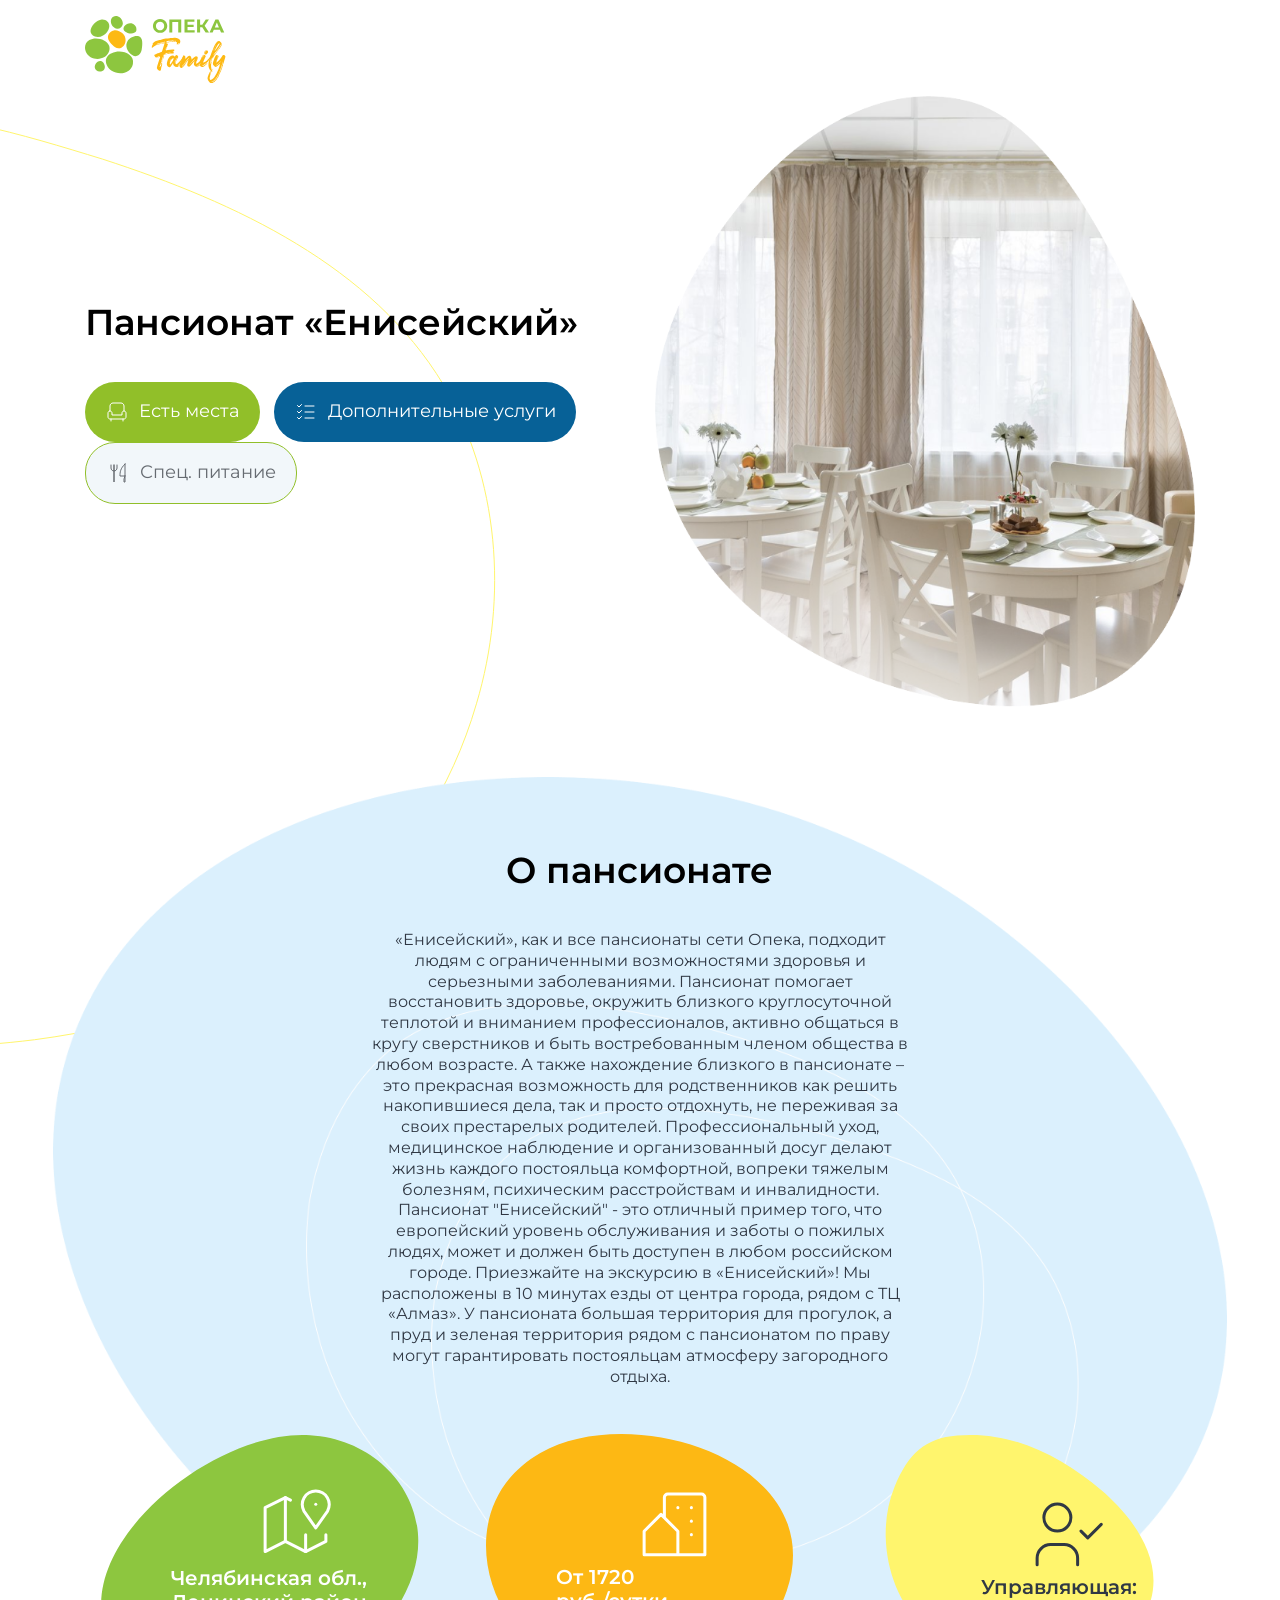
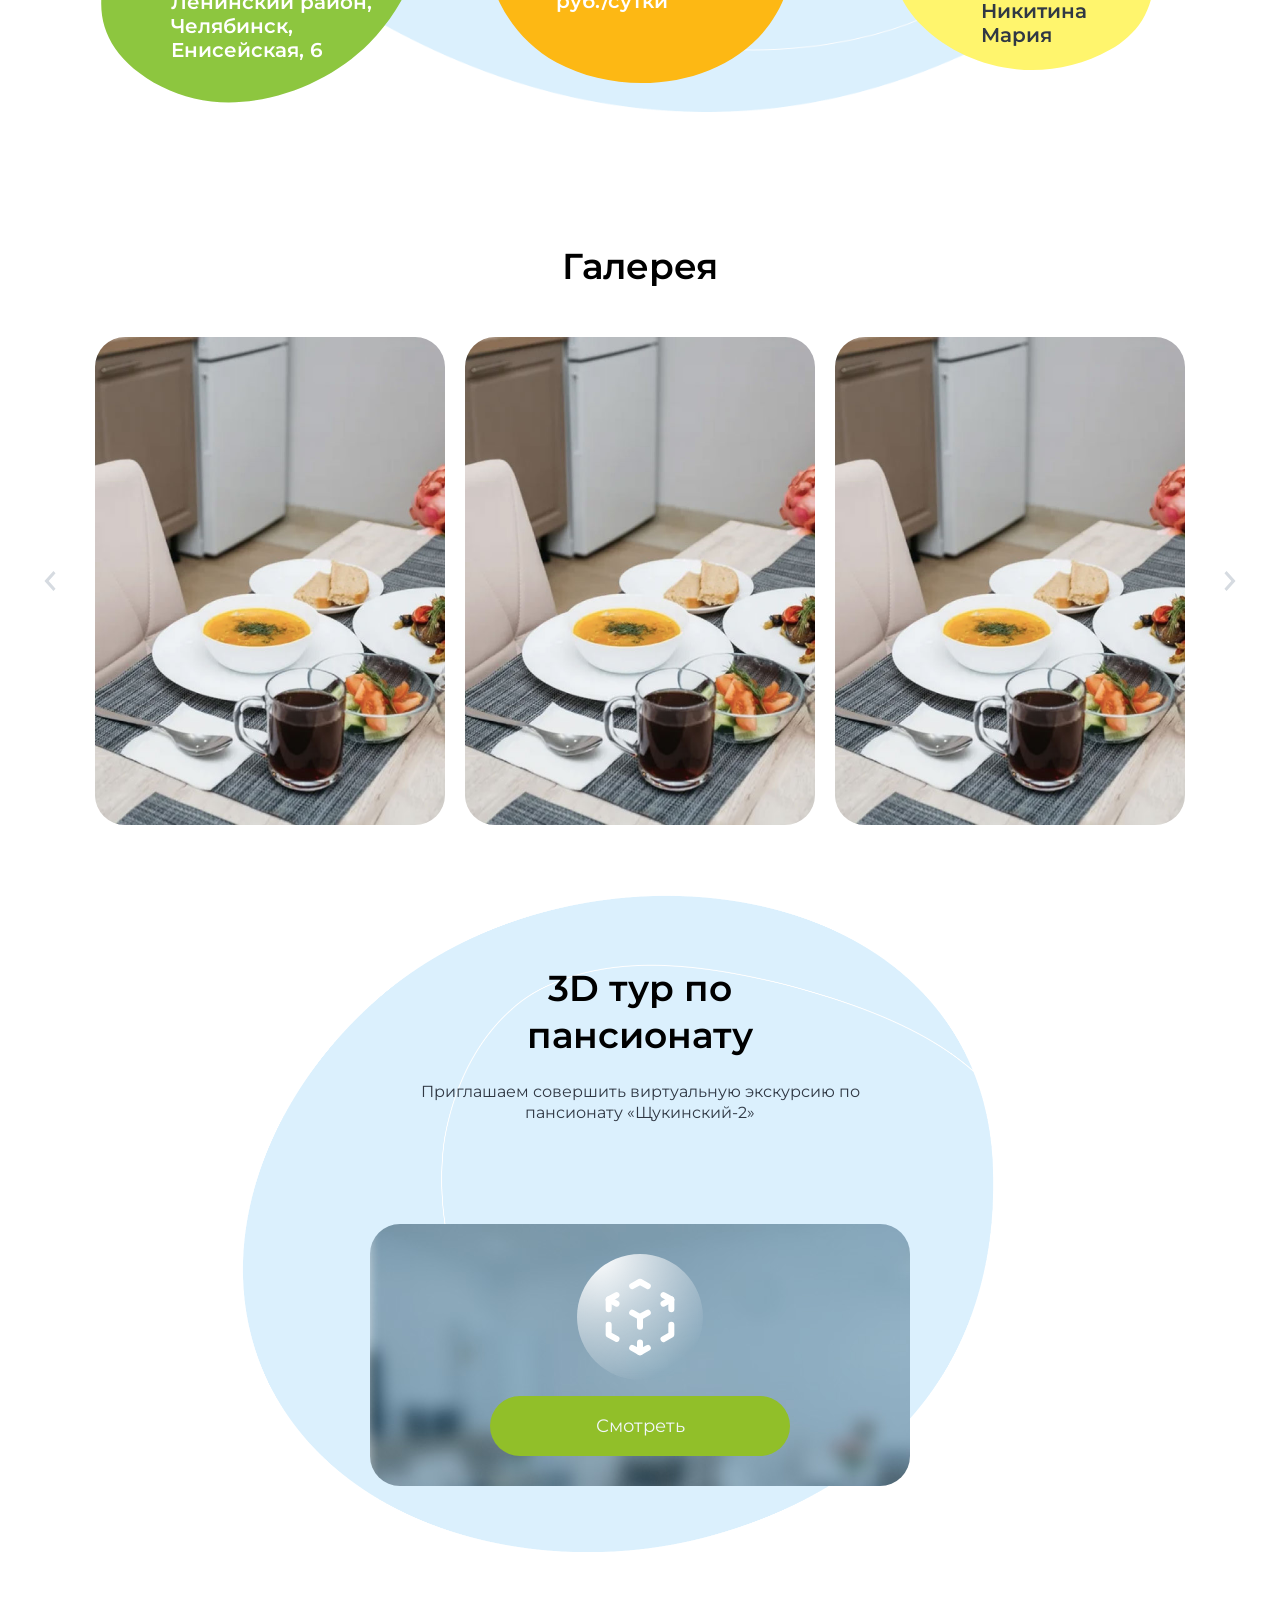
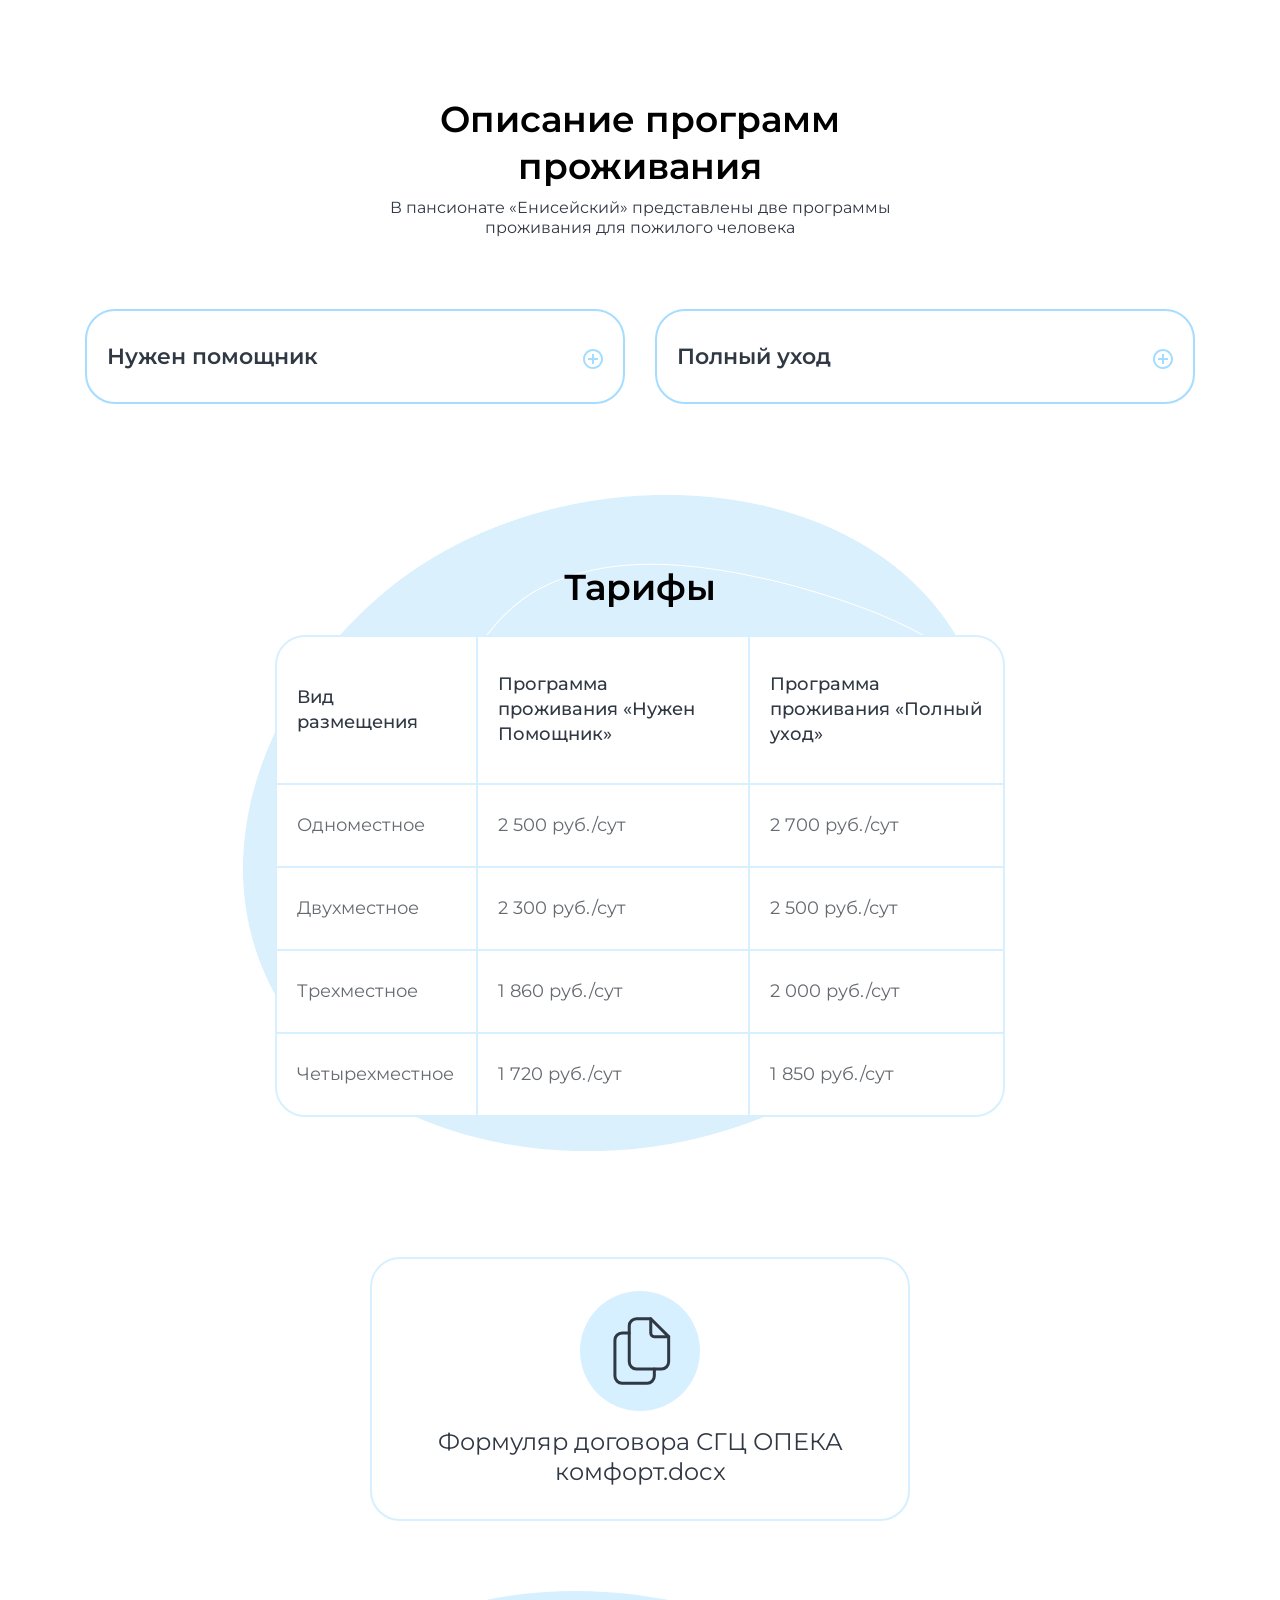
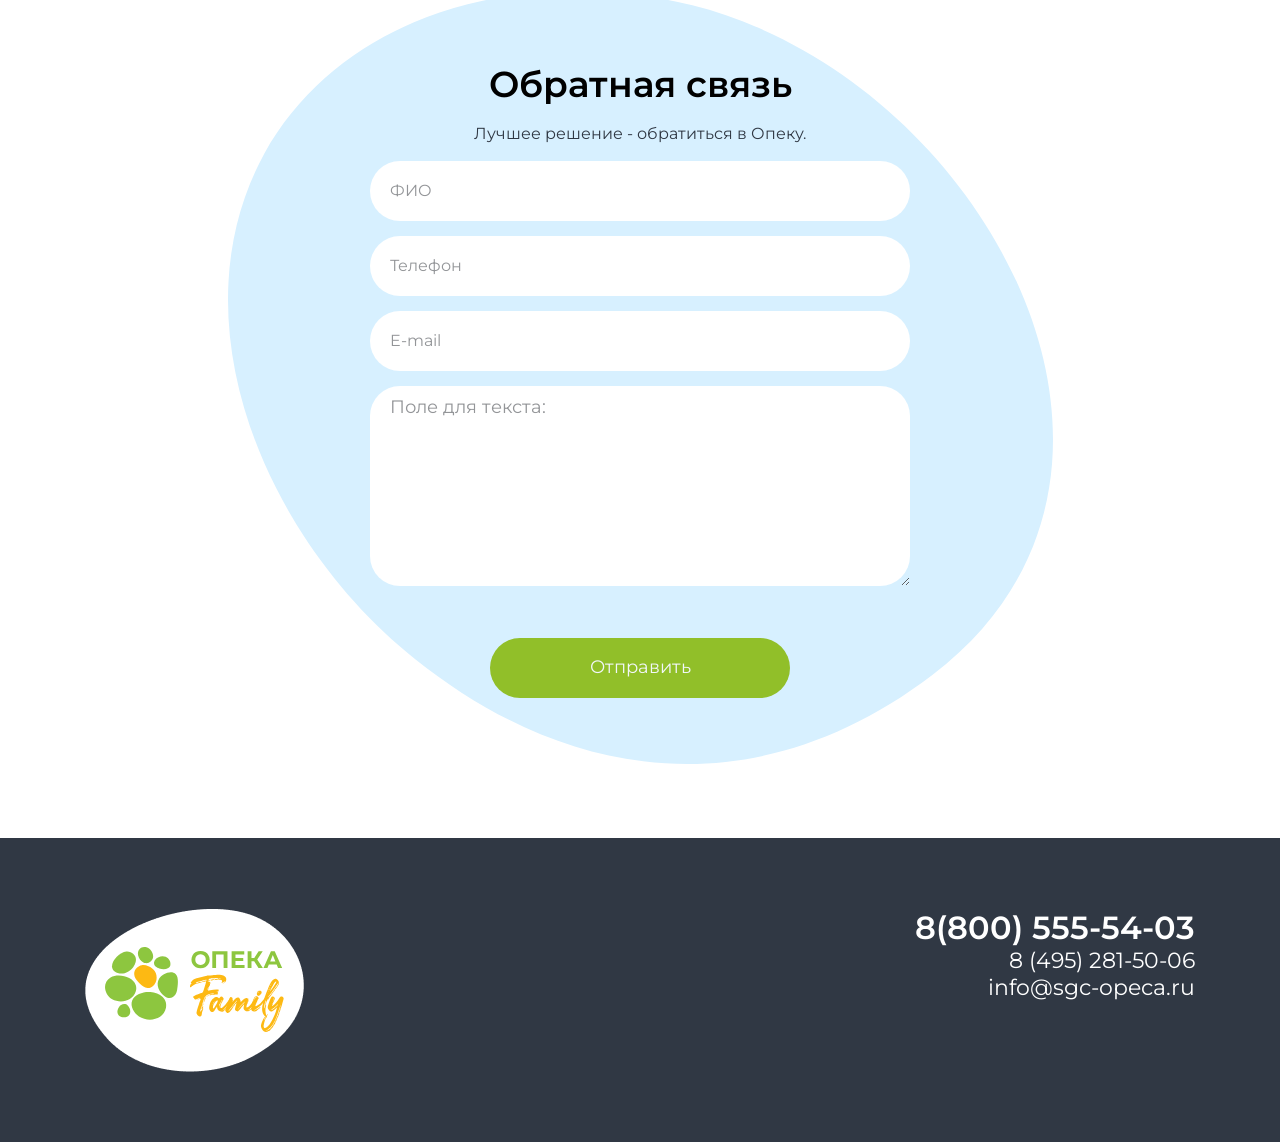
<file: pansion.html>
<!DOCTYPE html>
<html lang="ru">

<head>

	<meta charset="utf-8">

	<title>Family</title>
	<meta name="description" content="">

	<meta http-equiv="X-UA-Compatible" content="IE=edge">
	<meta name="viewport" content="width=device-width, initial-scale=1, maximum-scale=1">
	
	<link rel="stylesheet" href="css/main.min.css?v=2.2">

</head>

<body>

	<div class="main-wrapper">

		<header class="header">
			<div class="container">
				<div class="row">
					<div class="col-md-12">
						<div class="header-container">
							<a href="#" class="logo"></a>

							<div class="menu-toggler"></div>
						</div>
					</div>
				</div>
			</div>
		</header>

		<div class="menu">
			<ul>
				<li><a href="#">Пункт 1</a></li>
				<li><a hrefT="#">Пункт 2</a></li>
				<li><a href="#">Пункт 3</a></li>
				<li><a href="#">Пункт 4</a></li>
				<li><a href="#">Пункт 5</a></li>
			</ul>
		</div>

		<section class="section_first line-orange">
			<div class="container">
				<div class="slider">
					<div class="slider__item">
						<div class="row">
							<div class="col-lg-6 order-lg-2">
								<img src="img/pans-enis.png" alt="">
							</div>

							<div class="col-text col-lg-6 align-self-center order-lg-1">

								<div class="slider__content">
									<div class="heading heading_md">Пансионат «Енисейский»</div>
			
									<div class="badge badge_green">
										<div class="badge__icon">
											<svg width="24" height="24" viewBox="0 0 24 24" fill="none" xmlns="http://www.w3.org/2000/svg">
												<path d="M5 11C5.53043 11 6.03914 11.2107 6.41421 11.5858C6.78929 11.9609 7 12.4696 7 13V15H17V13C17 12.4696 17.2107 11.9609 17.5858 11.5858C17.9609 11.2107 18.4696 11 19 11C19.5304 11 20.0391 11.2107 20.4142 11.5858C20.7893 11.9609 21 12.4696 21 13V17C21 17.5304 20.7893 18.0391 20.4142 18.4142C20.0391 18.7893 19.5304 19 19 19H5C4.46957 19 3.96086 18.7893 3.58579 18.4142C3.21071 18.0391 3 17.5304 3 17V13C3 12.4696 3.21071 11.9609 3.58579 11.5858C3.96086 11.2107 4.46957 11 5 11V11Z" stroke="white" stroke-linecap="round" stroke-linejoin="round"/>
												<path d="M5 11V6C5 5.20435 5.31607 4.44129 5.87868 3.87868C6.44129 3.31607 7.20435 3 8 3H16C16.7956 3 17.5587 3.31607 18.1213 3.87868C18.6839 4.44129 19 5.20435 19 6V11" stroke="white" stroke-linecap="round" stroke-linejoin="round"/>
												<path d="M6 19V21" stroke="white" stroke-linecap="round" stroke-linejoin="round"/>
												<path d="M18 19V21" stroke="white" stroke-linecap="round" stroke-linejoin="round"/>
											</svg>
										</div>
										<div class="badge__text">Есть места</div>
									</div>

									<div class="badge badge_blue">
										<div class="badge__icon">
											<svg width="24" height="24" viewBox="0 0 24 24" fill="none" xmlns="http://www.w3.org/2000/svg">
												<path d="M3.5 5.5L5 7L7.5 4.5" stroke="white" stroke-linecap="round" stroke-linejoin="round"/>
												<path d="M3.5 11.5L5 13L7.5 10.5" stroke="white" stroke-linecap="round" stroke-linejoin="round"/>
												<path d="M3.5 17.5L5 19L7.5 16.5" stroke="white" stroke-linecap="round" stroke-linejoin="round"/>
												<path d="M11 6H20" stroke="white" stroke-linecap="round" stroke-linejoin="round"/>
												<path d="M11 12H20" stroke="white" stroke-linecap="round" stroke-linejoin="round"/>
												<path d="M11 18H20" stroke="white" stroke-linecap="round" stroke-linejoin="round"/>
											</svg>
										</div>
										<div class="badge__text">Дополнительные услуги</div>
									</div>

									<div class="badge badge_gray">
										<div class="badge__icon">
											<svg width="24" height="24" viewBox="0 0 24 24" fill="none" xmlns="http://www.w3.org/2000/svg">
												<path d="M5 4V7C5 7.79565 5.31607 8.55871 5.87868 9.12132C6.44129 9.68393 7.20435 10 8 10C8.79565 10 9.55871 9.68393 10.1213 9.12132C10.6839 8.55871 11 7.79565 11 7V4M19 3V15H14C13.977 11.319 14.184 7.594 19 3ZM19 15V21H18V18L19 15ZM8 4V21V4Z" stroke="#666B71" stroke-linecap="round" stroke-linejoin="round"/>
											</svg>
										</div>
										<div class="badge__text">Спец. питание</div>
									</div>

								</div>
								
							</div>
						</div>
					</div>
				</div>
			</div>
		</section>


		<section class="section_ecosystem bg-blue-egg-sm-4 pt pb">
			<div class="container">
				<div class="row justify-content-center">
					<div class="col-md-4">
						<div class="heading heading_md text-center">О пансионате</div>
					</div>
				</div>

				<div class="row justify-content-center">
					<div class="col-md-6 ">
						<div class="text-block text-hidden">
							<div class="text">
								«Енисейский», как и все пансионаты сети Опека, подходит людям с ограниченными возможностями здоровья и серьезными заболеваниями. Пансионат помогает восстановить здоровье, окружить близкого круглосуточной теплотой и вниманием профессионалов, активно общаться в кругу сверстников и быть востребованным членом общества в любом возрасте. А также нахождение близкого в пансионате – это прекрасная возможность для родственников как решить накопившиеся дела, так и просто отдохнуть, не переживая за своих престарелых родителей. Профессиональный уход, медицинское наблюдение и организованный досуг делают жизнь каждого постояльца комфортной, вопреки тяжелым болезням, психическим расстройствам и инвалидности. Пансионат "Енисейский" - это отличный пример того, что европейский уровень обслуживания и заботы о пожилых людях, может и должен быть доступен в любом российском городе. Приезжайте на экскурсию в «Енисейский»! Мы расположены в 10 минутах езды от центра города, рядом с ТЦ «Алмаз». У пансионата большая территория для прогулок, а пруд и зеленая территория рядом с пансионатом по праву могут гарантировать постояльцам атмосферу загородного отдыха.
							</div>
	
							<button class="btn-more">Подробнее</button>
						</div>
					</div>
				</div>

				<div class="row mt-3 justify-content-center">
					<div class="col-lg-4 text-center">
						<div class="egg egg_001">
							<div class="egg__inner">
								<div class="egg__digit">
									<img src="img/map.svg" alt="">
								</div>
								<div class="egg__title">Челябинская обл., Ленинский район, Челябинск, Енисейская, 6</div>
							</div>
						</div>
					</div>


					<div class="col-lg-4 text-center">
						<div class="egg egg_002">
							<div class="egg__inner">
								<div class="egg__digit">
									<img src="img/house.svg" alt="">
								</div>
								<div class="egg__title">От 1720<br>руб./сутки</div>
							</div>
						</div>
					</div>

					<div class="col-lg-4 text-center">
						<div class="egg egg_003">
							<div class="egg__inner">
								<div class="egg__digit">
									<img src="img/person.svg" alt="">
								</div>
								<div class="egg__title">Управляющая: Никитина Мария</div>
							</div>
						</div>
					</div>

				</div>
			</div>
		</section>

	
		<section class="section pt pb">
			<div class="container">
				<div class="row">
					<div class="col-md-12">
						<div class="heading heading_md text-center">Галерея</div>
					</div>
				</div>

				<div class="row mt-5">
					<div class="col-md-12">
						<div class="gallery">
							<div class="gallery__item">
								<img src="img/pansion.jpg" alt="">
							</div>

							<div class="gallery__item">
								<img src="img/pansion.jpg" alt="">
							</div>

							<div class="gallery__item">
								<img src="img/pansion.jpg" alt="">
							</div>

							<div class="gallery__item">
								<img src="img/pansion.jpg" alt="">
							</div>

							<div class="gallery__item">
								<img src="img/pansion.jpg" alt="">
							</div>

							<div class="gallery__item">
								<img src="img/pansion.jpg" alt="">
							</div>
						</div>
					</div>
				</div>
			</div>
		</section>

		<section class="section bg-blue-egg-sm-5 pt pb">
			<div class="container">

				<div class="row justify-content-center">
					<div class="col-md-4">
						<div class="heading heading_md text-center">3D тур по пансионату</div>
					</div>
				</div>

				<div class="row mt-4 justify-content-center">
					<div class="col-md-6">
						<div class="text text-center">
							Приглашаем совершить виртуальную экскурсию по пансионату «Щукинский-2»
						</div>

						<div class="pt pb">
							<div class="tour3d">
								<div class="tour3d__icon">
									<svg width="70" height="78" viewBox="0 0 70 78" fill="none" xmlns="http://www.w3.org/2000/svg">
										<path d="M11.4993 60.9335L3.66602 56.6252V46.8335" stroke="white" stroke-width="6" stroke-linecap="round" stroke-linejoin="round"/>
										<path d="M3.66602 31.1668V21.3751L11.4993 17.0668" stroke="white" stroke-width="6" stroke-linecap="round" stroke-linejoin="round"/>
										<path d="M27.166 8.05833L34.9993 3.75L42.8327 8.05833" stroke="white" stroke-width="6" stroke-linecap="round" stroke-linejoin="round"/>
										<path d="M58.499 17.0668L66.3324 21.3751V31.1668" stroke="white" stroke-width="6" stroke-linecap="round" stroke-linejoin="round"/>
										<path d="M66.3324 46.8335V56.6252L58.499 61.0118" stroke="white" stroke-width="6" stroke-linecap="round" stroke-linejoin="round"/>
										<path d="M42.8327 69.9418L34.9993 74.2501L27.166 69.9418" stroke="white" stroke-width="6" stroke-linecap="round" stroke-linejoin="round"/>
										<path d="M34.999 39.0001L42.8324 34.6918" stroke="white" stroke-width="6" stroke-linecap="round" stroke-linejoin="round"/>
										<path d="M58.499 25.6833L66.3324 21.375" stroke="white" stroke-width="6" stroke-linecap="round" stroke-linejoin="round"/>
										<path d="M34.999 39V48.7917" stroke="white" stroke-width="6" stroke-linecap="round" stroke-linejoin="round"/>
										<path d="M34.999 64.4585V74.2502" stroke="white" stroke-width="6" stroke-linecap="round" stroke-linejoin="round"/>
										<path d="M34.9993 39.0002L27.166 34.6136" stroke="white" stroke-width="6" stroke-linecap="round" stroke-linejoin="round"/>
										<path d="M11.4993 25.6833L3.66602 21.375" stroke="white" stroke-width="6" stroke-linecap="round" stroke-linejoin="round"/>
									</svg>
								</div>
	
								<a href="#" class="btn">Смотреть</a>
							</div>
						</div>
					</div>
				</div>
			</div>
		</section>


		<section class="section pt">
			<div class="container">
				<div class="row justify-content-center">
					<div class="col-md-6">
						<div class="heading heading_md text-center">Описание программ проживания</div>
						<div class="text mt-2 text text-center">В пансионате «Енисейский» представлены две программы проживания для пожилого человека</div>
					</div>
				</div>

				<div class="row pt pb justify-content-center">
					<div class="col-md-6">
						<div class="block-acc">
							<div class="block-acc__title">
								Нужен помощник
								<div class="block-acc__close">
									<svg width="20" height="20" viewBox="0 0 20 20" fill="none" xmlns="http://www.w3.org/2000/svg">
										<path d="M10 20C4.47715 20 0 15.5228 0 10C0 4.47715 4.47715 0 10 0C15.5228 0 20 4.47715 20 10C19.9939 15.5203 15.5203 19.9939 10 20ZM2 10.172C2.04732 14.5732 5.64111 18.1095 10.0425 18.086C14.444 18.0622 17.9995 14.4875 17.9995 10.086C17.9995 5.68451 14.444 2.10977 10.0425 2.086C5.64111 2.06246 2.04732 5.59876 2 10V10.172ZM11 15H9V11H5V9H9V5H11V9H15V11H11V15Z" fill="#A4DDFF"/>
									</svg>
								</div>
							</div>

							<div class="block-acc__text">
								<p>Для людей, полностью утративших способность к самообслуживанию и передвижению.</p>
								<p>Для людей, нуждающихся в круглосуточном уходе (лежачих).</p>
							</div>
						</div>
					</div>

					<div class="col-md-6">
						<div class="block-acc">
							<div class="block-acc__title">
								Полный уход
								<div class="block-acc__close">
									<svg width="20" height="20" viewBox="0 0 20 20" fill="none" xmlns="http://www.w3.org/2000/svg">
										<path d="M10 20C4.47715 20 0 15.5228 0 10C0 4.47715 4.47715 0 10 0C15.5228 0 20 4.47715 20 10C19.9939 15.5203 15.5203 19.9939 10 20ZM2 10.172C2.04732 14.5732 5.64111 18.1095 10.0425 18.086C14.444 18.0622 17.9995 14.4875 17.9995 10.086C17.9995 5.68451 14.444 2.10977 10.0425 2.086C5.64111 2.06246 2.04732 5.59876 2 10V10.172ZM11 15H9V11H5V9H9V5H11V9H15V11H11V15Z" fill="#A4DDFF"/>
									</svg>
								</div>
							</div>

							<div class="block-acc__text">
								<p>Для людей, полностью утративших способность к самообслуживанию и передвижению.</p>
								<p>Для людей, нуждающихся в круглосуточном уходе (лежачих).</p>
							</div>
						</div>
					</div>
				</div>
			</div>
		</section>


		<section class="section bg-blue-egg-sm-5 pt pb">
			<div class="container">
				<div class="row justify-content-center">
					<div class="col-md-6">
						<div class="heading heading_md text-center">Тарифы</div>
					</div>
				</div>

				<div class="row mt-4 justify-content-center">
					<div class="col-md-8">
						<div class="table">
							<table>
								<tr>
									<th>Вид размещения</th>
									<th>Программа проживания
										«Нужен Помощник»</th>
									<th>Программа проживания
										«Полный уход»</th>
								</tr>

								<tr>
									<td>Одноместное</td>
									<td>2 500 руб./сут</td>
									<td>2 700 руб./сут</td>
								</tr>

								<tr>
									<td>Двухместное</td>
									<td>2 300 руб./сут</td>
									<td>2 500 руб./сут</td>
								</tr>

								<tr>
									<td>Трехместное</td>
									<td>1 860 руб./сут</td>
									<td>2 000 руб./сут</td>
								</tr>

								<tr>
									<td>Четырехместное</td>
									<td>1 720 руб./сут</td>
									<td>1 850 руб./сут</td>
								</tr>
							</table>
						</div>
					</div>
				</div>
			</div>
		</section>


		<section class="section pt pb">
			<div class="container">
				<div class="row justify-content-center">
					<div class="col-md-6">
						<a href="#" class="file">
							<div class="file__icon">
								<svg width="86" height="86" viewBox="0 0 86 86" fill="none" xmlns="http://www.w3.org/2000/svg">
									<path d="M53.75 10.7495V25.0828C53.75 26.0332 54.1275 26.9446 54.7995 27.6166C55.4715 28.2887 56.383 28.6662 57.3333 28.6662H71.6667" stroke="#303844" stroke-width="3" stroke-linecap="round" stroke-linejoin="round"/>
									<path d="M64.5 60.9162H39.4167C37.5159 60.9162 35.6931 60.1611 34.3491 58.8171C33.0051 57.4731 32.25 55.6502 32.25 53.7495V17.9162C32.25 16.0155 33.0051 14.1926 34.3491 12.8486C35.6931 11.5046 37.5159 10.7495 39.4167 10.7495H53.75L71.6667 28.6662V53.7495C71.6667 55.6502 70.9116 57.4731 69.5676 58.8171C68.2236 60.1611 66.4007 60.9162 64.5 60.9162Z" stroke="#303844" stroke-width="3" stroke-linecap="round" stroke-linejoin="round"/>
									<path d="M57.3337 60.9162V68.0829C57.3337 69.9836 56.5786 71.8065 55.2346 73.1505C53.8906 74.4945 52.0677 75.2496 50.167 75.2496H25.0837C23.1829 75.2496 21.3601 74.4945 20.0161 73.1505C18.672 71.8065 17.917 69.9836 17.917 68.0829V32.2496C17.917 30.3488 18.672 28.526 20.0161 27.182C21.3601 25.8379 23.1829 25.0829 25.0837 25.0829H32.2503" stroke="#303844" stroke-width="3" stroke-linecap="round" stroke-linejoin="round"/>
								</svg>
							</div>

							<div class="file__text">Формуляр договора СГЦ ОПЕКА комфорт.docx</div>
						</a>
					</div>
				</div>
			</div>
		</section>


		<section class="section_form pt pb">
			<div class="container">
				<div class="row">
					<div class="col-md-12">
						<div class="heading heading_md text-center">Обратная связь</div>
						<div class="text text-center">Лучшее решение - обратиться в Опеку.</div>
					</div>
				</div>
				
				<form action="" class="form">
					<div class="row justify-content-center">
						<div class="col-lg-6 col-md-5">
							<input type="text" placeholder="ФИО" class="form__input">
							<input type="text" placeholder="Телефон" class="form__input">
							<input type="text" placeholder="E-mail" class="form__input">
							
							<textarea class="form__text" placeholder="Поле для текста:"></textarea>
						
							<button class="btn">Отправить</button>
						</div>
					</div>
				</form>
				
			</div>
		</section>


		<footer class="footer pt pb">
			<div class="container">
				<div class="row">
					<div class="col-md-6">
						<div class="logo">
							<div class="logo-inner"></div>
						</div>
					</div>

					<div class="col-md-6 col-right">
						<div class="phone"><a href="tel:88005555403">8(800) 555-54-03</a></div>
						<div class="contact"><a href="tel:84952815006">8 (495) 281-50-06</a></div>
						<div class="contact"><a href="mailto:info@sgc-opeca.ru">info@sgc-opeca.ru</a></div>
					</div>
				</div>
			</div>
		</footer>
	</div>

	<script src="js/scripts.min.js?v=2.2"></script>

</body>
</html>
</file>
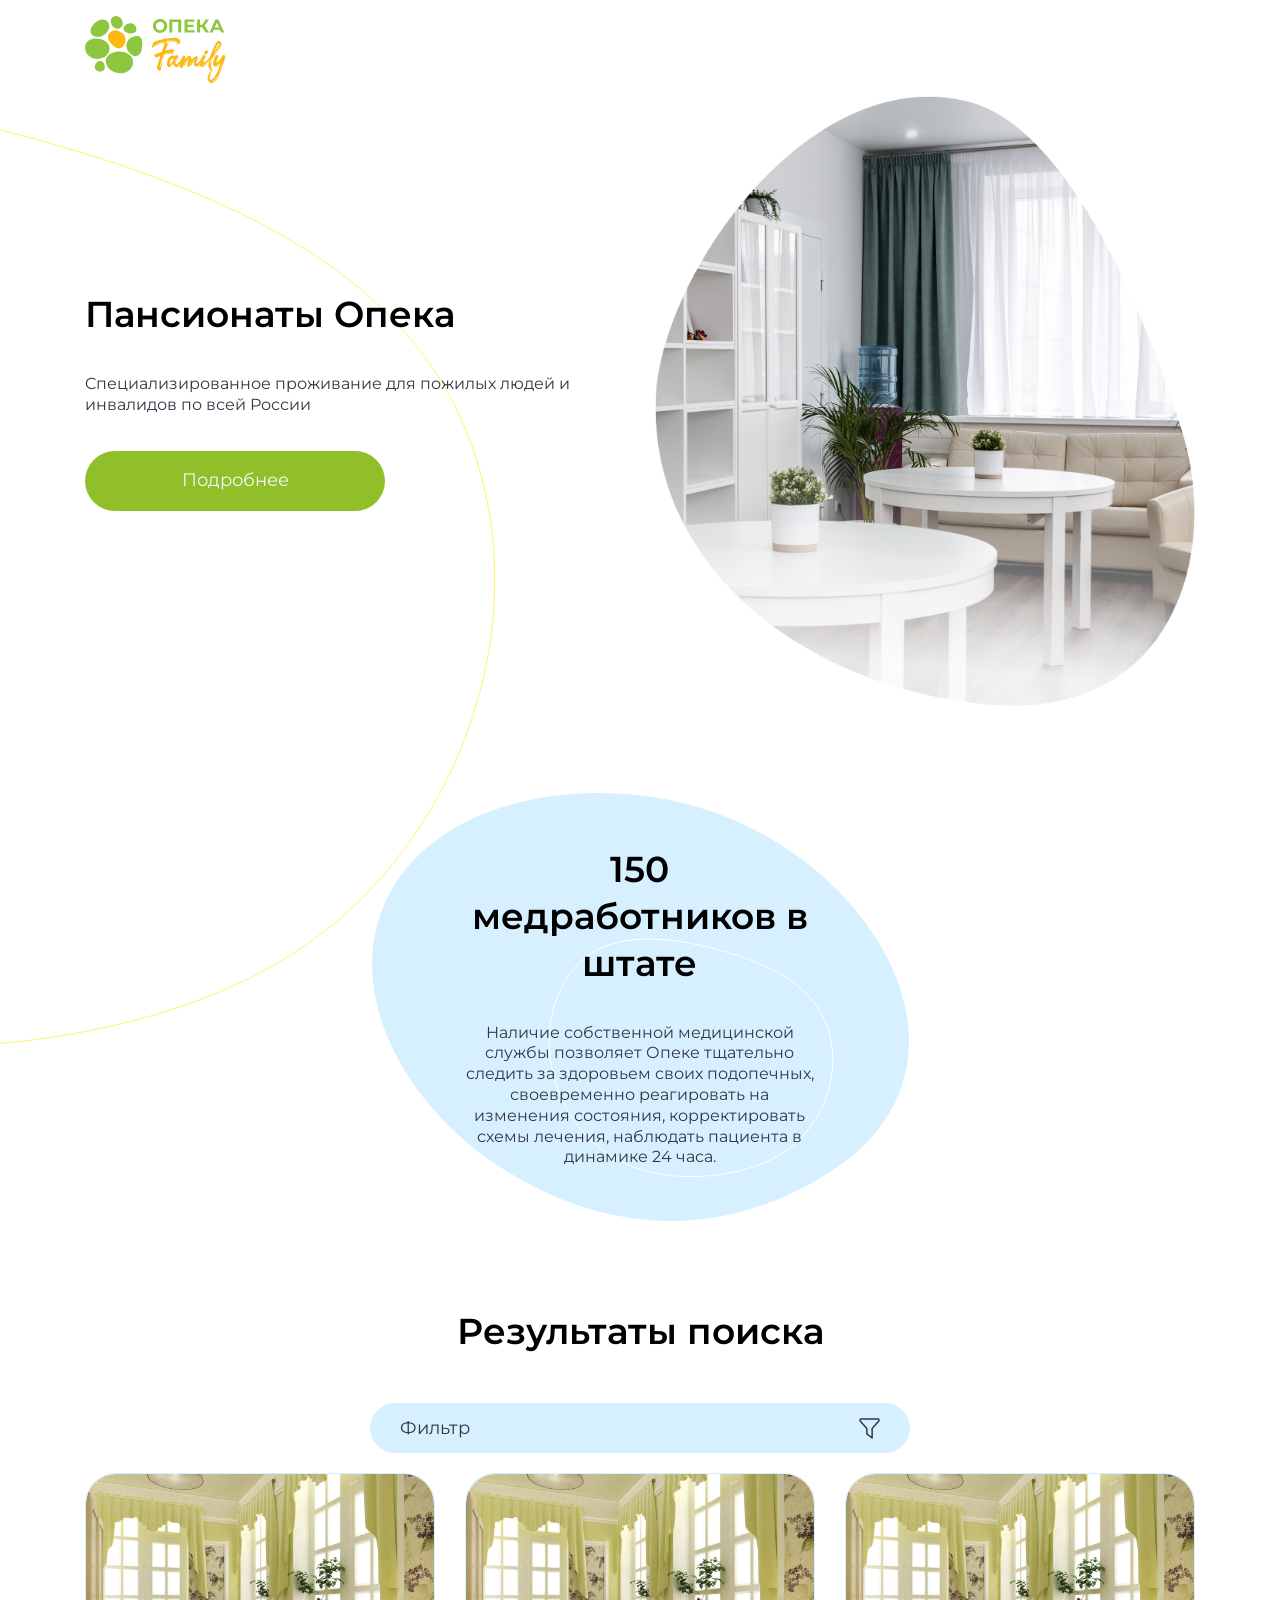
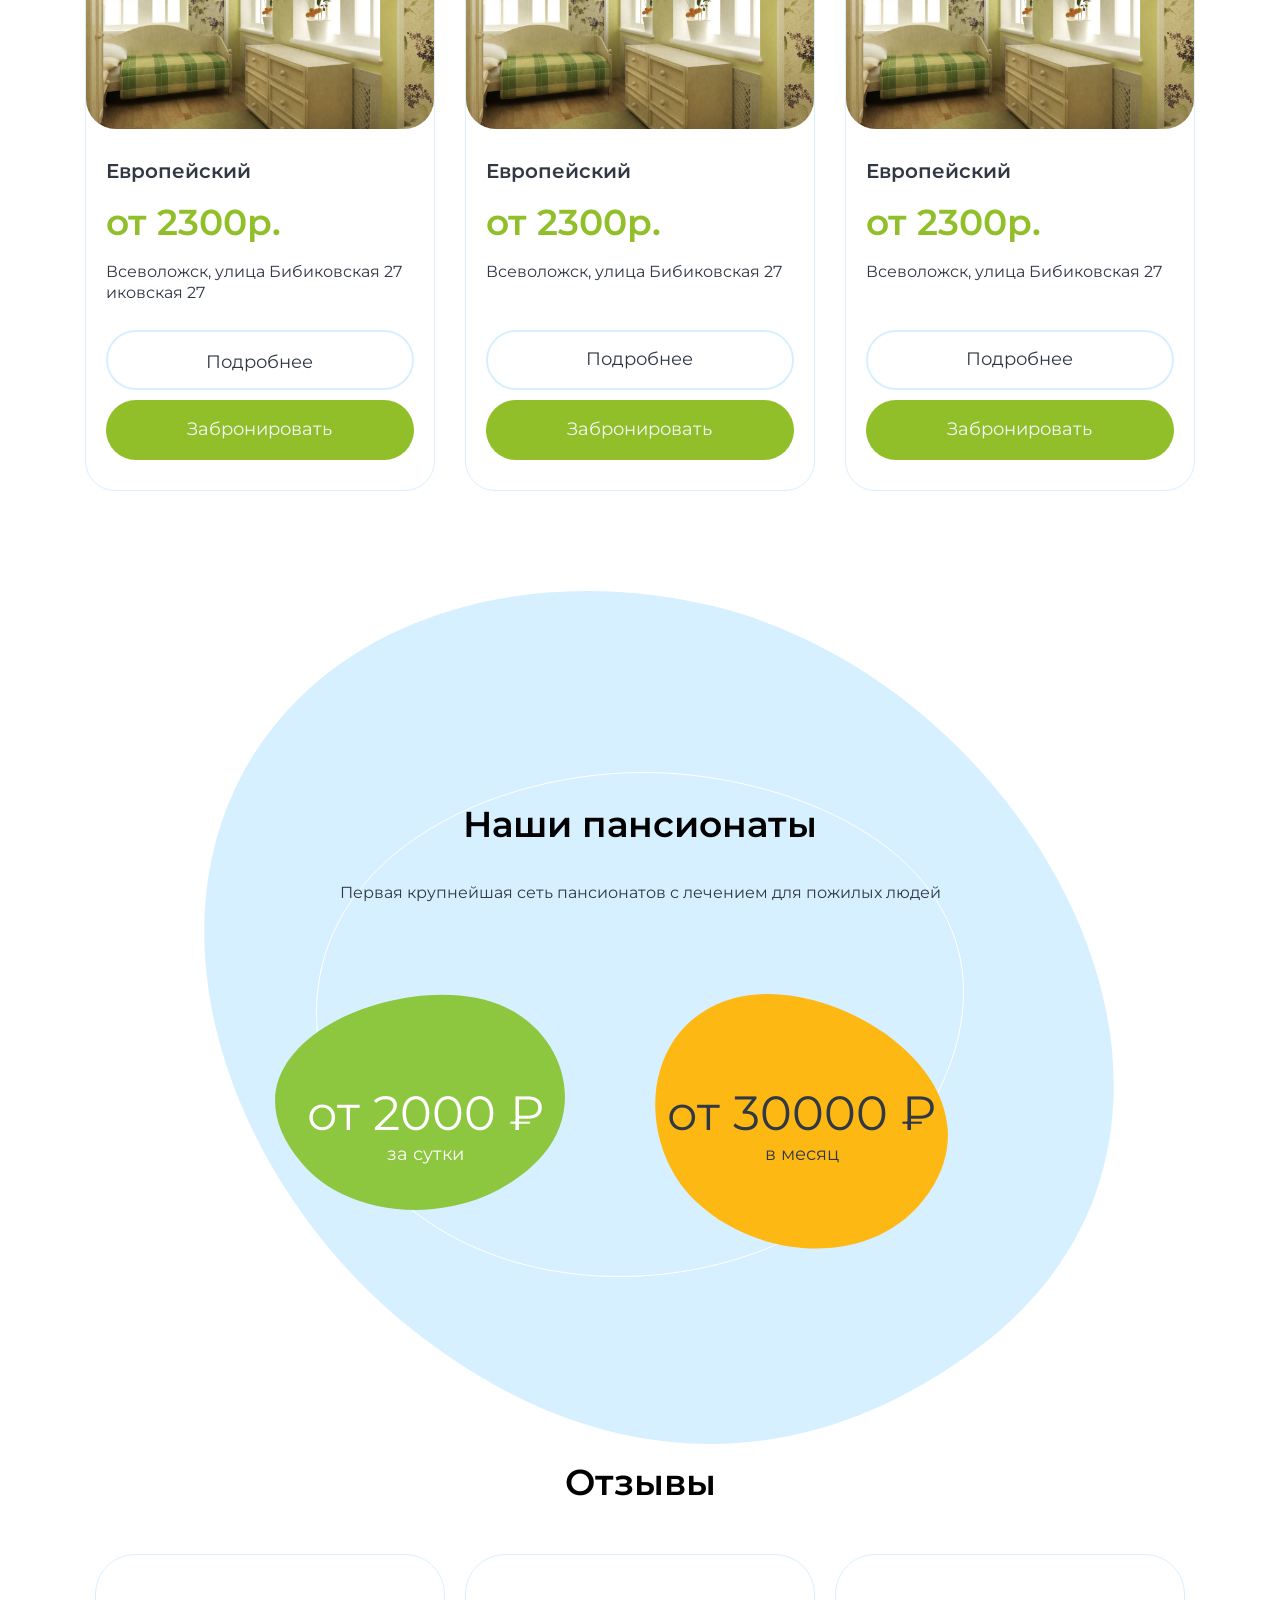
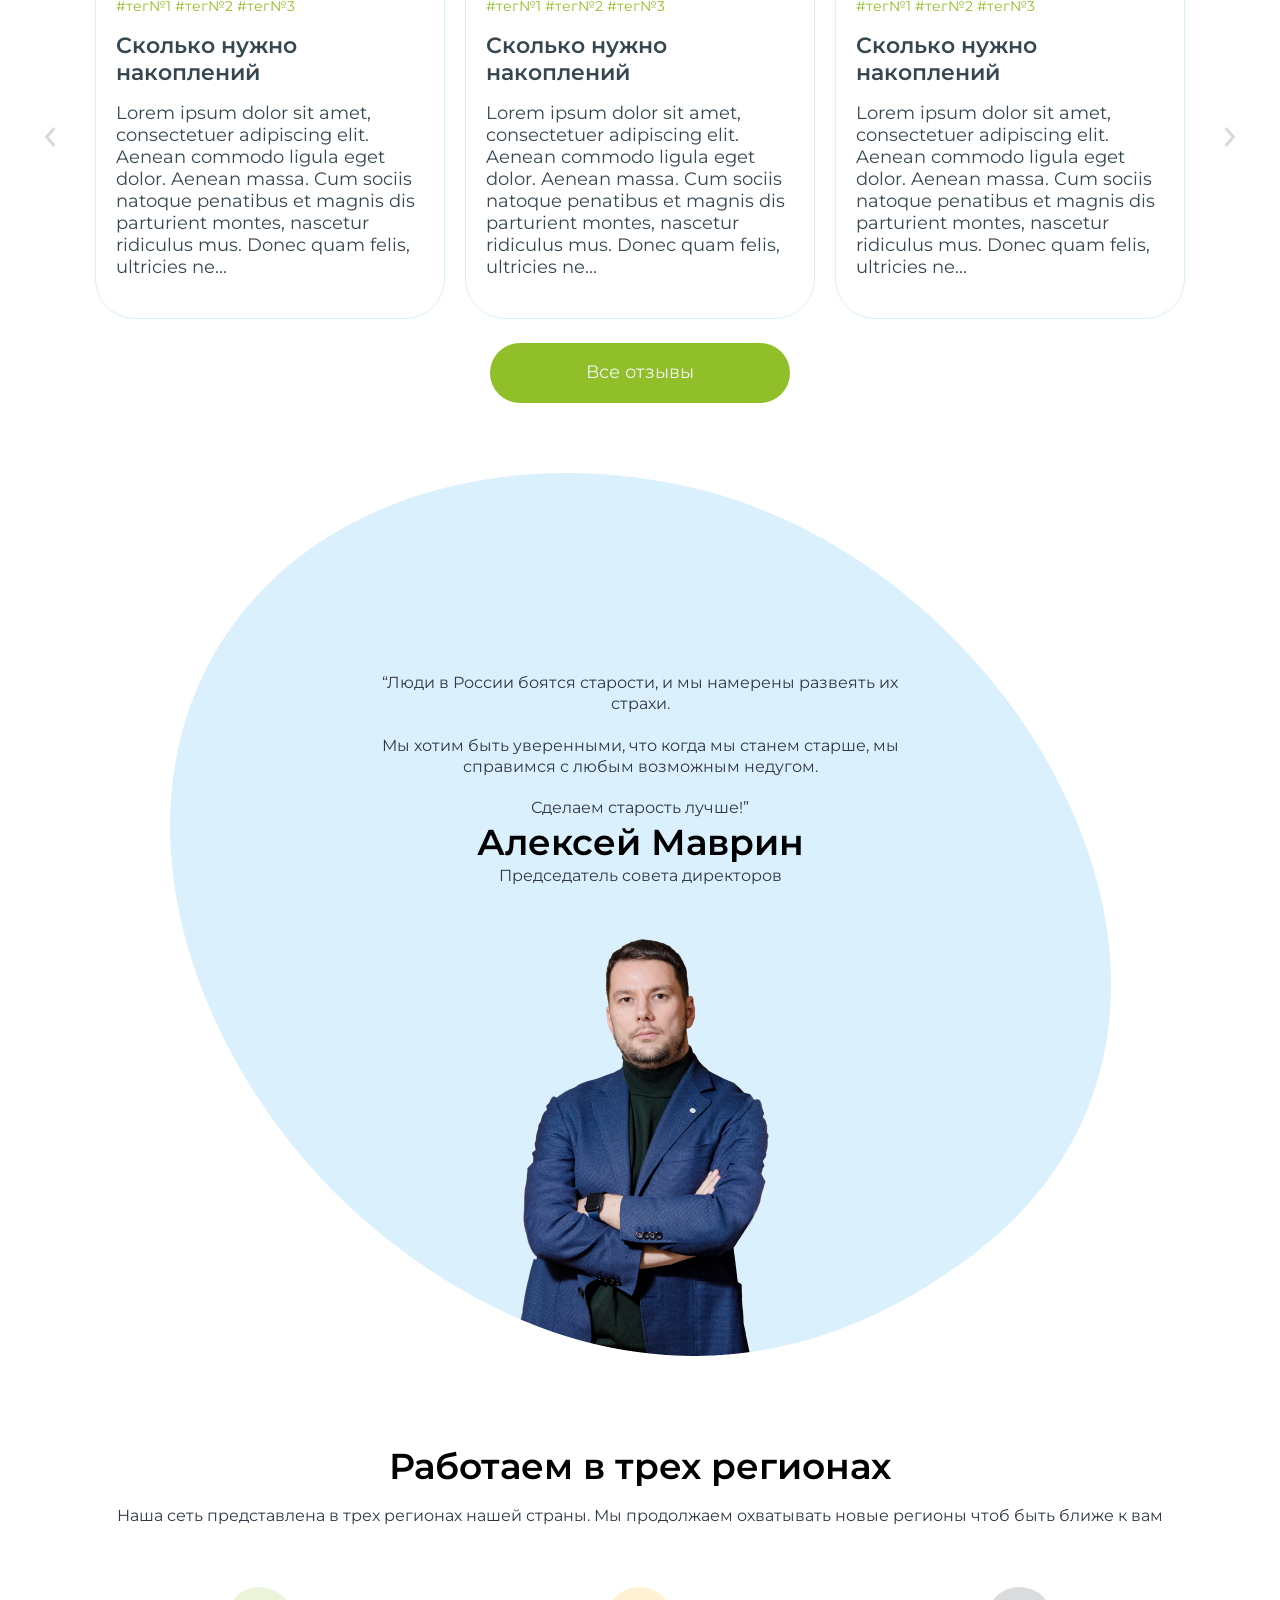
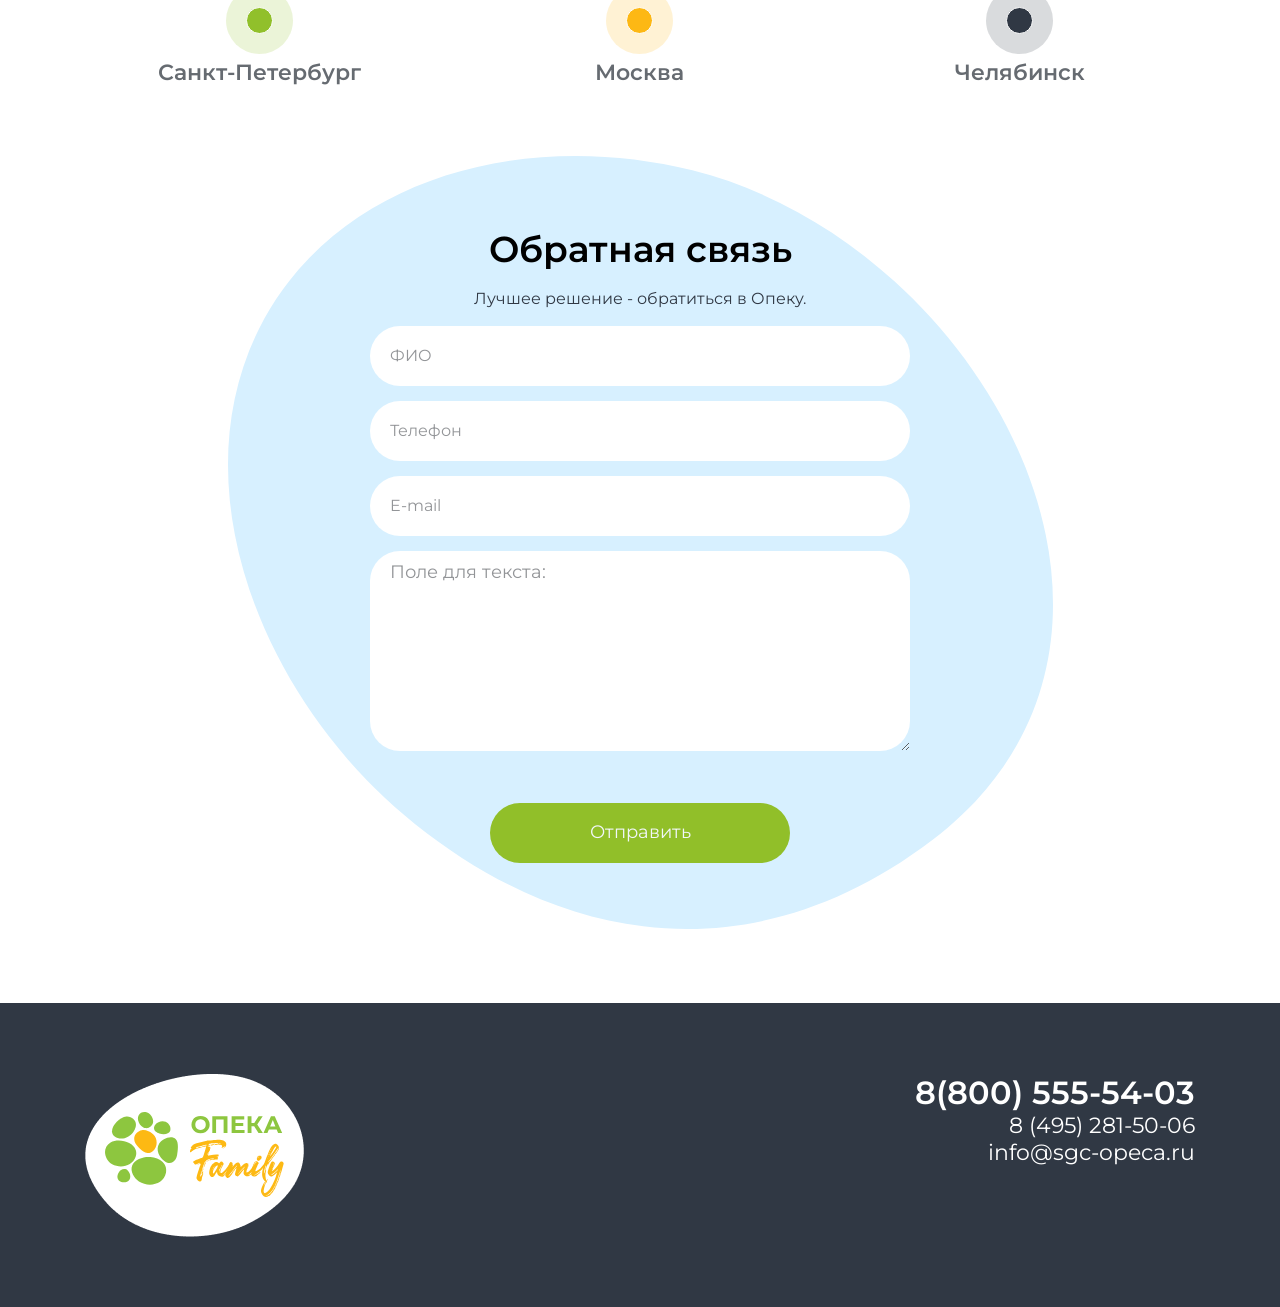
<file: pansions.html>
<!DOCTYPE html>
<html lang="ru">

<head>

	<meta charset="utf-8">

	<title>Family</title>
	<meta name="description" content="">

	<meta http-equiv="X-UA-Compatible" content="IE=edge">
	<meta name="viewport" content="width=device-width, initial-scale=1, maximum-scale=1">
	
	<link rel="stylesheet" href="css/main.min.css?v=2.2">

</head>

<body>

	<div class="main-wrapper">

		<header class="header">
			<div class="container">
				<div class="row">
					<div class="col-md-12">
						<div class="header-container">
							<a href="#" class="logo"></a>

							<div class="menu-toggler"></div>
						</div>
					</div>
				</div>
			</div>
		</header>

		<div class="menu">
			<ul>
				<li><a href="#">Пункт 1</a></li>
				<li><a hrefT="#">Пункт 2</a></li>
				<li><a href="#">Пункт 3</a></li>
				<li><a href="#">Пункт 4</a></li>
				<li><a href="#">Пункт 5</a></li>
			</ul>
		</div>

		<section class="section_first line-orange">
			<div class="container">
				<div class="slider">
					<div class="slider__item">
						<div class="row">
							<div class="col-lg-6 order-lg-2">
								<img src="img/pic-pans.png" alt="">
							</div>

							<div class="col-text col-lg-6 align-self-center order-lg-1">

								<div class="slider__content">
									<div class="heading heading_md">Пансионаты Опека</div>
			
									<div class="text">
										Cпециализированное проживание для пожилых людей и инвалидов по всей России
									</div>
									<button class="btn">Подробнее</button>
								</div>
								
							</div>
						</div>
					</div>
				</div>
			</div>
		</section>


		<section class="section_ecosystem bg-blue-egg bg-blue-egg-sm-3 pt pb">
			<div class="container">
				<div class="row justify-content-center">
					<div class="col-md-4">
						<div class="heading heading_md text-center">150 медработников в штате</div>
					</div>
				</div>

				<div class="row justify-content-center">
					<div class="col-md-4">
						<div class="text">
							Наличие собственной медицинской службы позволяет Опеке тщательно следить 
							за здоровьем своих подопечных, своевременно реагировать 
							на изменения состояния, корректировать схемы лечения, наблюдать пациента 
							в динамике 24 часа.
						</div>
					</div>
				</div>
			</div>
		</section>

		<section class="section pt pb">
			<div class="container">
				<div class="row">
					<div class="col-md-12">
						<div class="heading heading_md text-center">
							Результаты поиска
						</div>
					</div>
				</div>

				<div class="row justify-content-center mt-5">
					<div class="col-md-6">
						<form class="form form-filter">
							<div class="filter">
								<button role="button" class="filter-btn">Фильтр</button>
	
								<div class="filter__inner">
									<div class="filter__row">
										Цена от: <input type="text" class="input-inline" placeholder="1 500 ₽"><input type="text" class="input-inline" placeholder="7 500 ₽">
									</div>
		
									<div class="filter__row">
										<label class="check-btn">
											<input type="checkbox" name="type1"> Только один этаж
											<span class="checkmark"></span>
										</label>
		
										<label class="check-btn">
											<input type="checkbox" name="type2"> Город
											<span class="checkmark"></span>
										</label>
		
										<label class="check-btn">
											<input type="checkbox" name="type3"> Пригород
											<span class="checkmark"></span>
										</label>
		
										<label class="check-btn">
											<input type="checkbox" name="type4"> Закрытая территория
											<span class="checkmark"></span>
										</label>
		
										<label class="check-btn">
											<input type="checkbox" name="type5"> Мед обслуживание
											<span class="checkmark"></span>
										</label>
		
										<label class="check-btn">
											<input type="checkbox" name="type6"> Вип комната
											<span class="checkmark"></span>
										</label>
									</div>
		
									<select>
										<option value="1">Одноместная</option>
										<option value="2">Двухместная</option>
									</select>
	
									<div class="filter__hide">Свернуть</div>
								</div>
							</div>

							<button role="submit" class="search-btn">Поиск</button>
						</form>
					</div>
				</div>

				<div class="row row-results">
					<div class="col-lg-4 col-md-6 col-card">
						<div class="card">
							<div class="card__img"><img src="img/pans.jpg" alt=""></div>
							<div class="card__content">
								<div class="card__title">Европейский</div>

								<div class="heading heading_md text-green">от 2300р.</div>
								<div class="text my-3">
									Всеволожск, улица Бибиковская 27 иковская 27
								</div>

								<a href="#" class="btn btn_secondary">Подробнее</a>
								<button class="btn">Забронировать</button>
							</div>
						</div>
					</div>

					<div class="col-lg-4 col-md-6 col-card">
						<div class="card">
							<div class="card__img"><img src="img/pans.jpg" alt=""></div>
							<div class="card__content">
								<div class="card__title">Европейский</div>

								<div class="heading heading_md text-green">от 2300р.</div>
								<div class="text my-3">
									Всеволожск, улица Бибиковская 27
								</div>

								<button class="btn btn_secondary">Подробнее</button>
								<button class="btn">Забронировать</button>
							</div>
						</div>
					</div>

					<div class="col-lg-4 col-md-6 col-card">
						<div class="card">
							<div class="card__img"><img src="img/pans.jpg" alt=""></div>
							<div class="card__content">
								<div class="card__title">Европейский</div>

								<div class="heading heading_md text-green">от 2300р.</div>
								<div class="text my-3">
									Всеволожск, улица Бибиковская 27
								</div>

								<button class="btn btn_secondary">Подробнее</button>
								<button class="btn">Забронировать</button>
							</div>
						</div>
					</div>
				</div>
			</div>
		</section>

		<section class="section_service line-white bg-blue-egg bg-blue-egg-sm pt pb">
			<div class="container pt pb">
				<div class="pt pb">
					<div class="row">
						<div class="col-md-12">
							<div class="heading heading_md text-center">
								Наши пансионаты
							</div>

							<div class="text text-center">
								Первая крупнейшая сеть пансионатов с лечением для пожилых людей
							</div>
						</div>
					</div>

					<div class="row row-1 justify-content-center">
						<div class="col-lg-4">
							<div class="egg egg_v2 egg_o1 egg_g1 egg_01">
								<div class="egg__inner">
									<div class="egg__digit">
										<span>от 2000 ₽</span>
									</div>
									<div class="egg__title egg__title_center">за сутки</div>
								</div>
							</div>
						</div>

						<div class="col-lg-4">
							<div class="egg egg_v2 egg_o1 egg_02 egg_black">
								<div class="egg__inner">
									<div class="egg__digit">
										<span>от 30000 ₽</span>
									</div>
									<div class="egg__title">в месяц</div>
								</div>
							</div>
						</div>
					</div>
				</div>
			</div>
		</section>

		<section class="section_feedback  pb">
			<div class="container">
				<div class="row">
					<div class="col-md-12">
						<div class="heading heading_md text-center">Отзывы</div>
					</div>
				</div>

				<div class="row">
					<div class="col-md-12">
						<div class="feedback">
							<div class="feedback__item">
								<div class="feedback__item-tags"><a href="#">#тег№1</a> <a href="#">#тег№2</a> <a href="#">#тег№3</a></div>
							
								<div class="feedback__item-title">
									Сколько нужно накоплений
								</div>

								<div class="feedback__item-text">Lorem ipsum dolor sit amet, consectetuer adipiscing elit. Aenean commodo ligula eget dolor. Aenean massa. Cum sociis natoque penatibus et magnis dis parturient montes, nascetur ridiculus mus. Donec quam felis, ultricies ne...</div>
							</div>

							<div class="feedback__item">
								<div class="feedback__item-tags"><a href="#">#тег№1</a> <a href="#">#тег№2</a> <a href="#">#тег№3</a></div>
							
								<div class="feedback__item-title">
									Сколько нужно накоплений
								</div>

								<div class="feedback__item-text">Lorem ipsum dolor sit amet, consectetuer adipiscing elit. Aenean commodo ligula eget dolor. Aenean massa. Cum sociis natoque penatibus et magnis dis parturient montes, nascetur ridiculus mus. Donec quam felis, ultricies ne...</div>
							</div>

							<div class="feedback__item">
								<div class="feedback__item-tags"><a href="#">#тег№1</a> <a href="#">#тег№2</a> <a href="#">#тег№3</a></div>
							
								<div class="feedback__item-title">
									Сколько нужно накоплений
								</div>

								<div class="feedback__item-text">Lorem ipsum dolor sit amet, consectetuer adipiscing elit. Aenean commodo ligula eget dolor. Aenean massa. Cum sociis natoque penatibus et magnis dis parturient montes, nascetur ridiculus mus. Donec quam felis, ultricies ne...</div>
							</div>

							<div class="feedback__item">
								<div class="feedback__item-tags"><a href="#">#тег№1</a> <a href="#">#тег№2</a> <a href="#">#тег№3</a></div>
							
								<div class="feedback__item-title">
									Сколько нужно накоплений
								</div>

								<div class="feedback__item-text">Lorem ipsum dolor sit amet, consectetuer adipiscing elit. Aenean commodo ligula eget dolor. Aenean massa. Cum sociis natoque penatibus et magnis dis parturient montes, nascetur ridiculus mus. Donec quam felis, ultricies ne...</div>
							</div>

							<div class="feedback__item">
								<div class="feedback__item-tags"><a href="#">#тег№1</a> <a href="#">#тег№2</a> <a href="#">#тег№3</a></div>
							
								<div class="feedback__item-title">
									Сколько нужно накоплений
								</div>

								<div class="feedback__item-text">Lorem ipsum dolor sit amet, consectetuer adipiscing elit. Aenean commodo ligula eget dolor. Aenean massa. Cum sociis natoque penatibus et magnis dis parturient montes, nascetur ridiculus mus. Donec quam felis, ultricies ne...</div>
							</div>
						</div>
					</div>
				</div>

				<div class="row">
					<div class="col-md-12 text-center mt-4">
						<button class="btn">Все отзывы</button>
					</div>
				</div>
			</div>
		</section>

		<section class="section section_mavr bg-mavr pb">
			<div class="container">
				<div class="row justify-content-center">
					<div class="col-md-6 text-center">

						<div class="text">
							“Люди в России боятся старости, и мы намерены развеять их страхи. 
							<br><br>
							Мы хотим быть уверенными, что когда мы станем старше, мы справимся с любым возможным недугом. 
							<br><br>
							Сделаем старость лучше!”
						</div>
						<div class="heading heading_md">Алексей Маврин</div>
						<div class="text">Председатель совета директоров</div>
					</div>
				</div>
			</div>
		</section>

		<section class="section_region bg-blue-egg-sm-2 pt pb">
			<div class="container">
				<div class="row justify-content-center">
					<div class="col-md-12 col-sm-6 col-xs-8">
						<div class="heading heading_md text-center">Работаем в трех регионах</div>
						<div class="text text-center">Наша сеть представлена в трех регионах нашей страны. 
							Мы продолжаем охватывать новые регионы чтоб быть ближе к вам</div>
					</div>
				</div>

				<div class="row row-1">
					<div class="col-lg-4 col-item text-center">
						<div class="point point_1"></div>
						<div class="city">Санкт-Петербург</div>
					</div>

					<div class="col-lg-4 col-item text-center">
						<div class="point point_2"></div>
						<div class="city">Москва</div>
					</div>

					<div class="col-lg-4 col-item text-center">
						<div class="point point_3"></div>
						<div class="city">Челябинск</div>
					</div>
				</div>
			</div>
		</section>

		<section class="section_form pt pb">
			<div class="container">
				<div class="row">
					<div class="col-md-12">
						<div class="heading heading_md text-center">Обратная связь</div>
						<div class="text text-center">Лучшее решение - обратиться в Опеку.</div>
					</div>
				</div>
				
				<form action="" class="form">
					<div class="row justify-content-center">
						<div class="col-lg-6 col-md-5">
							<input type="text" placeholder="ФИО" class="form__input">
							<input type="text" placeholder="Телефон" class="form__input">
							<input type="text" placeholder="E-mail" class="form__input">
							
							<textarea class="form__text" placeholder="Поле для текста:"></textarea>
						
							<button class="btn">Отправить</button>
						</div>
					</div>
				</form>
				
			</div>
		</section>


		<footer class="footer pt pb">
			<div class="container">
				<div class="row">
					<div class="col-md-6">
						<div class="logo">
							<div class="logo-inner"></div>
						</div>
					</div>

					<div class="col-md-6 col-right">
						<div class="phone"><a href="tel:88005555403">8(800) 555-54-03</a></div>
						<div class="contact"><a href="tel:84952815006">8 (495) 281-50-06</a></div>
						<div class="contact"><a href="mailto:info@sgc-opeca.ru">info@sgc-opeca.ru</a></div>
					</div>
				</div>
			</div>
		</footer>
	</div>

	<script src="js/scripts.min.js?v=2.2"></script>

</body>
</html>
</file>
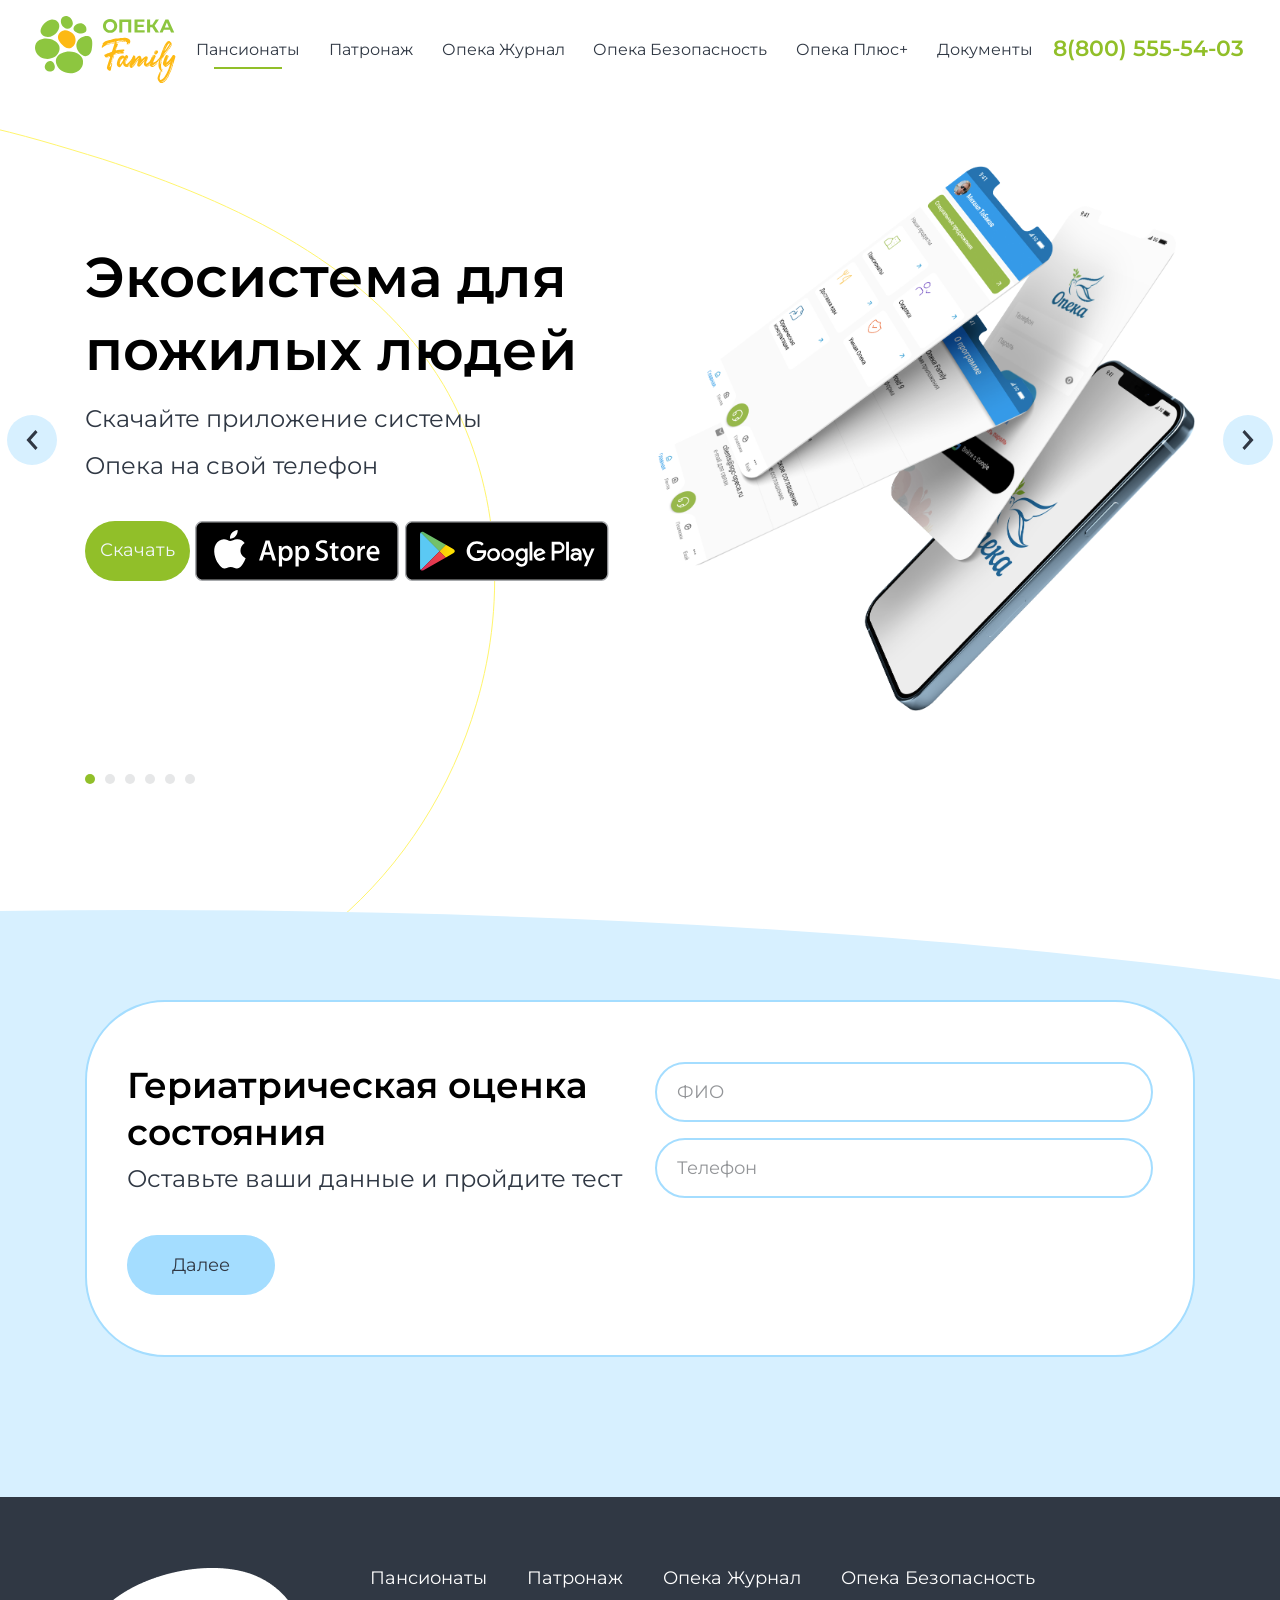
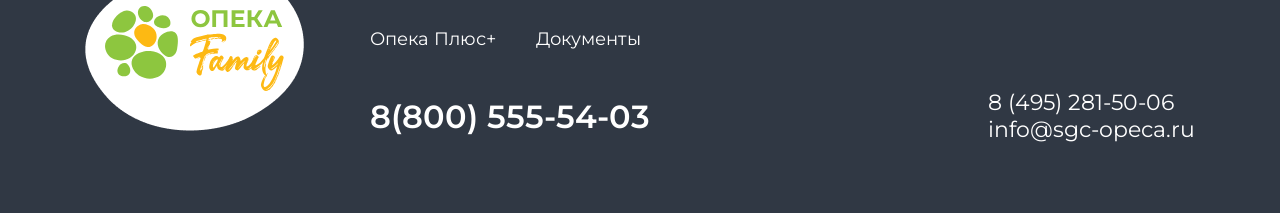
<file: slider-test.html>
<!DOCTYPE html>
<html lang="ru">

<head>

	<meta charset="utf-8">

	<title>Family</title>
	<meta name="description" content="">

	<meta http-equiv="X-UA-Compatible" content="IE=edge">
	<meta name="viewport" content="width=device-width, initial-scale=1, maximum-scale=1">
	
	<link rel="stylesheet" href="css/main.min.css?v=2.2">

</head>

<body>

	<div class="main-wrapper">

		<header class="header">
			<div class="wrapper">
				<div class="container-fluid">
					<div class="row">
						<div class="col-md-12">
							<div class="header-container">
								<a href="#" class="logo"></a>

								<nav class="header__menu align-self-center">
									<ul>
										<li class="current"><a href="#">Пансионаты</a></li>
										<li><a href="#">Патронаж</a></li>
										<li><a href="#">Опека Журнал</a></li>
										<li><a href="#">Опека Безопасность</a></li>
										<li><a href="#">Опека Плюс+</a></li>
										<li><a href="#">Документы</a></li>
									</ul>
								</nav>

								<div class="phone align-self-center">
									<a href="tel:88005555403">8(800) 555-54-03</a>
								</div>
	
								<div class="menu-toggler"></div>
							</div>
						</div>
					</div>
				</div>
			</div>
		</header>

		<div class="menu">
			<ul>
				<li><a href="#">Пансионаты</a></li>
				<li><a href="#">Патронаж</a></li>
				<li><a href="#">Опека Журнал</a></li>
				<li><a href="#">Опека Безопасность</a></li>
				<li><a href="#">Опека Плюс+</a></li>
				<li><a href="#">Документы</a></li>
			</ul>
		</div>

		<section class="section_first line-orange">
			<div class="container">
				<div class="slider slider_v-2">
					<div class="slider__item pt">
						<div class="row">
							<div class="col-lg-6 order-lg-2">
								<img src="img/bg-instr.png" alt="">
							</div>

							<div class="col-text col-lg-6 order-lg-1">

								<div class="slider__content">
									<div class="heading heading_lg">Экосистема для пожилых людей</div>
			
									<div class="text">
										<p class="lg">
											Скачайте приложение системы
										</p>
										<p class="lg">Опека на свой телефон</p>
									</div>

									<div class="btns-app">
										<button class="btn">Скачать</button>
										<a href="#">
											<img src="img/appstore.svg" alt="">
										</a>
										<a href="#">
											<img src="img/googleplay.svg" alt="">
										</a>
									</div>
								</div>
								
							</div>
							
						</div>
					</div>

					<div class="slider__item pt">
						<div class="row">
							<div class="col-lg-6 order-lg-2">
								<img src="img/sl2.png" alt="">
							</div>

							<div class="col-text col-lg-6  order-lg-1">
								
								<div class="slider__content">
									<div class="heading heading_lg">Опека<br>«Патронаж»</div>
			
									<div class="text">
										<ul>
											<li>3 региона присутствия</li>
											<li>Поставщик государственных социальных услуг</li>
											<li>Квалифицированный персонал</li>
											<li>Контроль качества обслуживания</li>
										</ul>
									</div>
									<button class="btn">Подробнее</button>
								</div>

							</div>
							
						</div>
					</div>

					<div class="slider__item pt">
						<div class="row">
							<div class="col-lg-6 order-lg-2">
								<img src="img/sl3.png" alt="">
							</div>

							<div class="col-text col-lg-6  order-lg-1">
								
								<div class="slider__content">
									<div class="heading heading_lg">Опека<br> «Безопасность»</div>
			
									<div class="text">
										<ul>
											<li>Нет аналогов в России</li>
											<li>Воплощаем многолетний опыт Америки и Европы</li>
											<li>Европейское и Российское оборудование</li>
											<li>Участие лучших специалистов в разработке и испытаниях продукта</li>
										</ul>
									</div>
									<button class="btn">Подробнее</button>
								</div>

							</div>
							
						</div>
					</div>

					<div class="slider__item pt">
						<div class="row">
							<div class="col-lg-6 order-lg-2">
								<img src="img/sl4.png" alt="">
							</div>

							<div class="col-text col-lg-6  order-lg-1">
								
								<div class="slider__content">
									<div class="heading heading_lg">Опека<br> «Плюс+»</div>
			
									<div class="text">
										<ul>
											<li>2 региона</li>
											<li>Собственная медицинская служба</li>
											<li>Работа совместно с гериатрическими научными институтами</li>
											<li>Современные и эффективные программы реабилитации: <br>
												- при переломе шейки бедра<br>
												- после инсульта<br>
												- после эндопротезирования<br>
												- медицинские туры в МСК и СПБ 
											</li>
										</ul>

									</div>
									<button class="btn">Подробнее</button>
								</div>

							</div>
							
						</div>
					</div>

					<div class="slider__item pt">
						<div class="row">
							<div class="col-lg-6 order-lg-2">
								<img src="img/sl5.png" alt="">
							</div>

							<div class="col-text col-lg-6  order-lg-1">
								
								<div class="slider__content">
									<div class="heading heading_lg">Опека<br> «Документы»</div>
			
									<div class="text">
										<ul>
											<li>Сбор и получение документов на дому</li>
											<li>Упрощение процедуры прохождения медицинской комиссии</li>
											<li>Грамотная информационная поддержка</li>
										</ul>
									</div>
									<button class="btn">Подробнее</button>
								</div>

							</div>
							
						</div>
					</div>

					<div class="slider__item pt">
						<div class="row">
							<div class="col-lg-6 order-lg-2">
								<img src="img/sl5.png" alt="">
							</div>

							<div class="col-text col-lg-6  order-lg-1">
								
								<div class="slider__content">
									<div class="heading heading_lg">Опека<br> «Пансионаты»</div>
			
									<div class="text">
										<ul>
											<li>3 региона </li>
											<li>14 современных пансионатов </li>
											<li>Соответствие государственным требованиям безопасности</li>
											<li>Работа по европейским стандартам обслуживания </li>
											<li>Поставщик государственных социальных услуг</li>
											<li>Собственная эффективная медицинская служба </li>
											<li>Квалифицированный персонал</li>
										</ul>
									</div>
									<button class="btn">Подробнее</button>
								</div>

							</div>
							
						</div>
					</div>
				</div>
			</div>
		</section>

		<section class="section_test bg-oval pt pb">
			<div class="container">
				<div class="row">
					<div class="col-md-12">
						<div class="test">
							<div class="test-step test-step_0 active">
								<div class="row">
									<div class="col-lg-6">
										<div class="heading heading_md">Гериатрическая оценка состояния</div>
										<div class="text">Оставьте ваши данные и пройдите тест</div>

										<div class="test-btn test-btn_desktop test-btn_next">Далее</div>
									</div>
									<div class="col-lg-6">
										<div class="test-form">
											<input type="text" class="test-form__input test-form__input_fio" placeholder="ФИО">
											<input type="text" class="test-form__input test-form__input_tel" placeholder="Телефон">
											<div class="test-btn test-btn_mob test-btn_next">Далее</div>
										</div>
									</div>
								</div>
							</div>

							<div class="test-step test-step_1" data-step="1">
								<div class="test-step__prev">
									<svg width="12" height="19" viewBox="0 0 12 19" fill="none" xmlns="http://www.w3.org/2000/svg">
										<path d="M0 9.5L9 18.5L11.1175 16.3825L4.22895 9.49401L11.1175 2.60549L9 0.5L0 9.5Z" fill="#666B71"/>
									</svg>
									<span>Гериатрическая оценка состояния</span>
								</div>

								<div class="test-step__heading">Прием пищи</div>

								<div class="radios">
									<div>
										<input type="radio" id="ts-1-1" value="Способен самостоятельно пользоваться всеми столовыми приборами" name="radio-group">
										<label for="ts-1-1">Способен самостоятельно пользоваться всеми столовыми приборами</label>
									</div>
									<div>
										<input type="radio" id="ts-1-2" value="Необходимо кормление с посторонней помощью" name="radio-group">
										<label for="ts-1-2">Необходимо кормление с посторонней помощью</label>
									</div>
									<div>
										<input type="radio" id="ts-1-3" value="Щадящая диета" name="radio-group">
										<label for="ts-1-3">Щадящая диета</label>
									</div>
								</div>

								<div class="test-step__nav">
									<div class="active"></div>
									<div></div>
									<div></div>
									<div></div>
									<div></div>
									<div></div>
									<div></div>
									<div></div>
									<div></div>
								</div>
							</div>

							<div class="test-step test-step_2" data-step="2">
								<div class="test-step__prev">
									<svg width="12" height="19" viewBox="0 0 12 19" fill="none" xmlns="http://www.w3.org/2000/svg">
										<path d="M0 9.5L9 18.5L11.1175 16.3825L4.22895 9.49401L11.1175 2.60549L9 0.5L0 9.5Z" fill="#666B71"/>
									</svg>
									<span>Прием пищи</span>
								</div>

								<div class="test-step__heading">Посещениие туалета</div>

								<div class="radios">
									<div>
										<input type="radio" id="ts-2-1" value="Нуждается в использовании судна, утки" name="radio-group">
										<label for="ts-2-1">Нуждается в использовании судна, утки</label>
									</div>
									<div>
										<input type="radio" id="ts-2-2" value="Нужна помощь для удержания равновесия; использования туалетно бумаги, снятия/одевания брюк и т.д.)" name="radio-group">
										<label for="ts-2-2">Нужна помощь для удержания равновесия; использования туалетно бумаги, снятия/одевания брюк и т.д.)</label>
									</div>
									<div>
										<input type="radio" id="ts-2-3" value="Не нуждается в помощи" name="radio-group">
										<label for="ts-2-3">Не нуждается в помощи</label>
									</div>
								</div>

								<div class="test-step__nav">
									<div></div>
									<div class="active"></div>
									<div></div>
									<div></div>
									<div></div>
									<div></div>
									<div></div>
									<div></div>
									<div></div>
								</div>
							</div>

							<div class="test-step test-step_3" data-step="3">
								<div class="test-step__prev">
									<svg width="12" height="19" viewBox="0 0 12 19" fill="none" xmlns="http://www.w3.org/2000/svg">
										<path d="M0 9.5L9 18.5L11.1175 16.3825L4.22895 9.49401L11.1175 2.60549L9 0.5L0 9.5Z" fill="#666B71"/>
									</svg>
									<span>Посещениие туалета</span>
								</div>

								<div class="test-step__heading">Персональный туалет (умывание лица, причесывание, чистка зубов, бритье)</div>

								<div class="radios">
									<div>
										<input type="radio" id="ts-3-1" value="Нуждается в помощи" name="radio-group">
										<label for="ts-3-1">Нуждается в помощи</label>
									</div>
									<div>
										<input type="radio" id="ts-3-2" value="Частично нуждается в помощи" name="radio-group">
										<label for="ts-3-2">Частично нуждается в помощи</label>
									</div>
									<div>
										<input type="radio" id="ts-3-3" value="Не нуждается в помощи" name="radio-group">
										<label for="ts-3-3">Не нуждается в помощи</label>
									</div>
								</div>

								<div class="test-step__nav">
									<div></div>
									<div></div>
									<div class="active"></div>
									<div></div>
									<div></div>
									<div></div>
									<div></div>
									<div></div>
									<div></div>
								</div>
							</div>

							<div class="test-step test-step_4" data-step="4">
								<div class="test-step__prev">
									<svg width="12" height="19" viewBox="0 0 12 19" fill="none" xmlns="http://www.w3.org/2000/svg">
										<path d="M0 9.5L9 18.5L11.1175 16.3825L4.22895 9.49401L11.1175 2.60549L9 0.5L0 9.5Z" fill="#666B71"/>
									</svg>
									<span>Персональный туалет</span>
								</div>

								<div class="test-step__heading">Вставание с постели</div>

								
								<div class="radios">
									<div>
										<input type="radio" id="ts-4-1" value="Может сесть в постели, но для того, чтобы встать, нужна существенная поддержка. Не способен встать с постели даже с ппосторонней помощью" name="radio-group">
										<label for="ts-4-1">Может сесть в постели, но для того, чтобы встать, нужна существенная поддержка. Не способен встать с постели даже с ппосторонней помощью</label>
									</div>
									<div>
										<input type="radio" id="ts-4-2" value="Нуждается в наблюдении или минимальной поддержке" name="radio-group">
										<label for="ts-4-2">Нуждается в наблюдении или минимальной поддержке</label>
									</div>
									<div>
										<input type="radio" id="ts-4-3" value="Не нуждается в помощи" name="radio-group">
										<label for="ts-4-3">Не нуждается в помощи</label>
									</div>
								</div>

								<div class="test-step__nav">
									<div></div>
									<div></div>
									<div></div>
									<div class="active"></div>
									<div></div>
									<div></div>
									<div></div>
									<div></div>
								</div>
							</div>

							<div class="test-step test-step_5" data-step="5">
								<div class="test-step__prev">
									<svg width="12" height="19" viewBox="0 0 12 19" fill="none" xmlns="http://www.w3.org/2000/svg">
										<path d="M0 9.5L9 18.5L11.1175 16.3825L4.22895 9.49401L11.1175 2.60549L9 0.5L0 9.5Z" fill="#666B71"/>
									</svg>
									<span>Вставание с постели</span>
								</div>

								<div class="test-step__heading">Одевание</div>

								
								<div class="radios">
									<div>
										<input type="radio" id="ts-5-1" value="Полностью нуждается в посторонней  помощи" name="radio-group">
										<label for="ts-5-1">Полностью нуждается в посторонней  помощи</label>
									</div>
									<div>
										<input type="radio" id="ts-5-2" value="Нуждается в помощи при одевании обуви, застегивании пуговиц и т.д." name="radio-group">
										<label for="ts-5-2">Нуждается в помощи при одевании обуви, застегивании пуговиц и т.д.</label>
									</div>
									<div>
										<input type="radio" id="ts-5-3" value="Не нуждается в помощи" name="radio-group">
										<label for="ts-5-3">Не нуждается в помощи</label>
									</div>
								</div>

								<div class="test-step__nav">
									<div></div>
									<div></div>
									<div></div>
									<div></div>
									<div class="active"></div>
									<div></div>
									<div></div>
									<div></div>
									<div></div>
								</div>
							</div>

							<div class="test-step test-step_6" data-step="6">
								<div class="test-step__prev">
									<svg width="12" height="19" viewBox="0 0 12 19" fill="none" xmlns="http://www.w3.org/2000/svg">
										<path d="M0 9.5L9 18.5L11.1175 16.3825L4.22895 9.49401L11.1175 2.60549L9 0.5L0 9.5Z" fill="#666B71"/>
									</svg>
									<span>Одевание</span>
								</div>

								<div class="test-step__heading">Передвижение</div>
								
								<div class="radios">
									<div>
										<input type="radio" id="ts-6-1" value="Не способен к передвижению" name="radio-group">
										<label for="ts-6-1">Не способен к передвижению</label>
									</div>
									<div>
										<input type="radio" id="ts-6-2" value="Может передвигаться с помощью инвалидной коляски" name="radio-group">
										<label for="ts-6-2">Может передвигаться с помощью инвалидной коляски</label>
									</div>
									<div>
										<input type="radio" id="ts-6-3" value="Может передвигаться с посторонней помощью в пределах 500 м." name="radio-group">
										<label for="ts-6-3">Может передвигаться с посторонней помощью в пределах 500 м.</label>
									</div>
									<div>
										<input type="radio" id="ts-6-4" value="Может без посторонней помощи передвигаться на расстояния 500 м." name="radio-group">
										<label for="ts-6-4">Может без посторонней помощи передвигаться на расстояния 500 м.</label>
									</div>
								</div>

								<div class="test-step__nav">
									<div></div>
									<div></div>
									<div></div>
									<div></div>
									<div></div>
									<div class="active"></div>
									<div></div>
									<div></div>
									<div></div>
								</div>
							</div>

							<div class="test-step test-step_7" data-step="7">
								<div class="test-step__prev">
									<svg width="12" height="19" viewBox="0 0 12 19" fill="none" xmlns="http://www.w3.org/2000/svg">
										<path d="M0 9.5L9 18.5L11.1175 16.3825L4.22895 9.49401L11.1175 2.60549L9 0.5L0 9.5Z" fill="#666B71"/>
									</svg>
									<span>Передвижение</span>
								</div>

								<div class="test-step__heading">Прием ванны</div>

								
								<div class="radios">
									<div>
										<input type="radio" id="ts-7-1" value="Нуждается в посторонней  помощи" name="radio-group">
										<label for="ts-7-1">Нуждается в посторонней  помощи</label>
									</div>
									<div>
										<input type="radio" id="ts-7-2" value="Принимает ванну без посторонней помощи" name="radio-group">
										<label for="ts-7-2">Принимает ванну без посторонней помощи</label>
									</div>
								</div>

								<div class="test-step__nav">
									<div></div>
									<div></div>
									<div></div>
									<div></div>
									<div></div>
									<div></div>
									<div class="active"></div>
									<div></div>
									<div></div>
								</div>
							</div>

							<div class="test-step test-step_8" data-step="8">
								<div class="test-step__prev">
									<svg width="12" height="19" viewBox="0 0 12 19" fill="none" xmlns="http://www.w3.org/2000/svg">
										<path d="M0 9.5L9 18.5L11.1175 16.3825L4.22895 9.49401L11.1175 2.60549L9 0.5L0 9.5Z" fill="#666B71"/>
									</svg>
									<span>Прием ванны</span>
								</div>

								<div class="test-step__heading">Подьем по лестнице</div>

								<div class="radios">
									<div>
										<input type="radio" id="ts-8-1" value="Не способен подниматься по лестнице даже с поддержкой" name="radio-group">
										<label for="ts-8-1">Не способен подниматься по лестнице даже с поддержкой</label>
									</div>
									<div>
										<input type="radio" id="ts-8-2" value="Нуждается в наблюдении или поддержке" name="radio-group">
										<label for="ts-8-2">Нуждается в наблюдении или поддержке</label>
									</div>
									<div>
										<input type="radio" id="ts-8-3" value="Не нуждается в помощи" name="radio-group">
										<label for="ts-8-3">Не нуждается в помощи</label>
									</div>
								</div>

								<div class="test-step__nav">
									<div></div>
									<div></div>
									<div></div>
									<div></div>
									<div></div>
									<div></div>
									<div></div>
									<div class="active"></div>
									<div></div>
								</div>
							</div>

							<div class="test-step test-step_9" data-step="9">
								<div class="test-step__prev">
									<svg width="12" height="19" viewBox="0 0 12 19" fill="none" xmlns="http://www.w3.org/2000/svg">
										<path d="M0 9.5L9 18.5L11.1175 16.3825L4.22895 9.49401L11.1175 2.60549L9 0.5L0 9.5Z" fill="#666B71"/>
									</svg>
									<span>Подьем по лестнице</span>
								</div>

								<div class="test-step__heading">Контроль тазовых функций</div>

								<div class="radios">
									<div>
										<input type="radio" id="ts-9-1" value="Постоянно нуждается в помощи в связи с грубым нарушением тазовых функций" name="radio-group">
										<label for="ts-9-1">Постоянно нуждается в помощи в связи с грубым нарушением тазовых функций</label>
									</div>
									<div>
										<input type="radio" id="ts-9-2" value="Частично нуждается в помощи (при использовании клизмы, свечей, катетера)" name="radio-group">
										<label for="ts-9-2">Частично нуждается в помощи (при использовании клизмы, свечей, катетера)</label>
									</div>
									<div>
										<input type="radio" id="ts-9-3" value="Не нуждается в помощи" name="radio-group">
										<label for="ts-9-3">Не нуждается в помощи</label>
									</div>
								</div>

								<div class="test-step__nav">
									<div></div>
									<div></div>
									<div></div>
									<div></div>
									<div></div>
									<div></div>
									<div></div>
									<div></div>
									<div class="active"></div>
								</div>
							</div>

							<div class="test-step test-step_result">
								<div class="row">
									<div class="col-xl-4 col-lg-6">
										<div class="heading heading_md">Вы прошли тест</div>
										<div class="text">Скоро с вами свяжется наш сотрудник!</div>

										<div class="test-btn test-btn_restart">Пройти заново</div>
									</div>
								</div>
							</div>
						</div>
					</div>
				</div>
			</div>
		</section>


		<footer class="footer pt pb">
			<div class="container">
				<div class="row">
					<div class="col-md-3">
						<div class="logo">
							<div class="logo-inner"></div>
						</div>
					</div>

					<div class="col-md-9">
						<nav class="footer__menu">
							<ul>
								<li><a href="#">Пансионаты</a></li>
								<li><a href="#">Патронаж</a></li>
								<li><a href="#">Опека Журнал</a></li>
								<li><a href="#">Опека Безопасность</a></li>
								<li><a href="#">Опека Плюс+</a></li>
								<li><a href="#">Документы</a></li>
							</ul>
						</nav>

						<div class="block-bottom">
							<div class="phone"><a href="tel:88005555403">8(800) 555-54-03</a></div>
							<div>
								<div class="contact"><a href="tel:84952815006">8 (495) 281-50-06</a></div>
								<div class="contact"><a href="mailto:info@sgc-opeca.ru">info@sgc-opeca.ru</a></div>
							</div>
						</div>
					</div>
				</div>
			</div>
		</footer>
	</div>

	<script src="js/scripts.min.js?v=2.2"></script>
	<script src="js/test.js"></script>

</body>
</html>
</file>
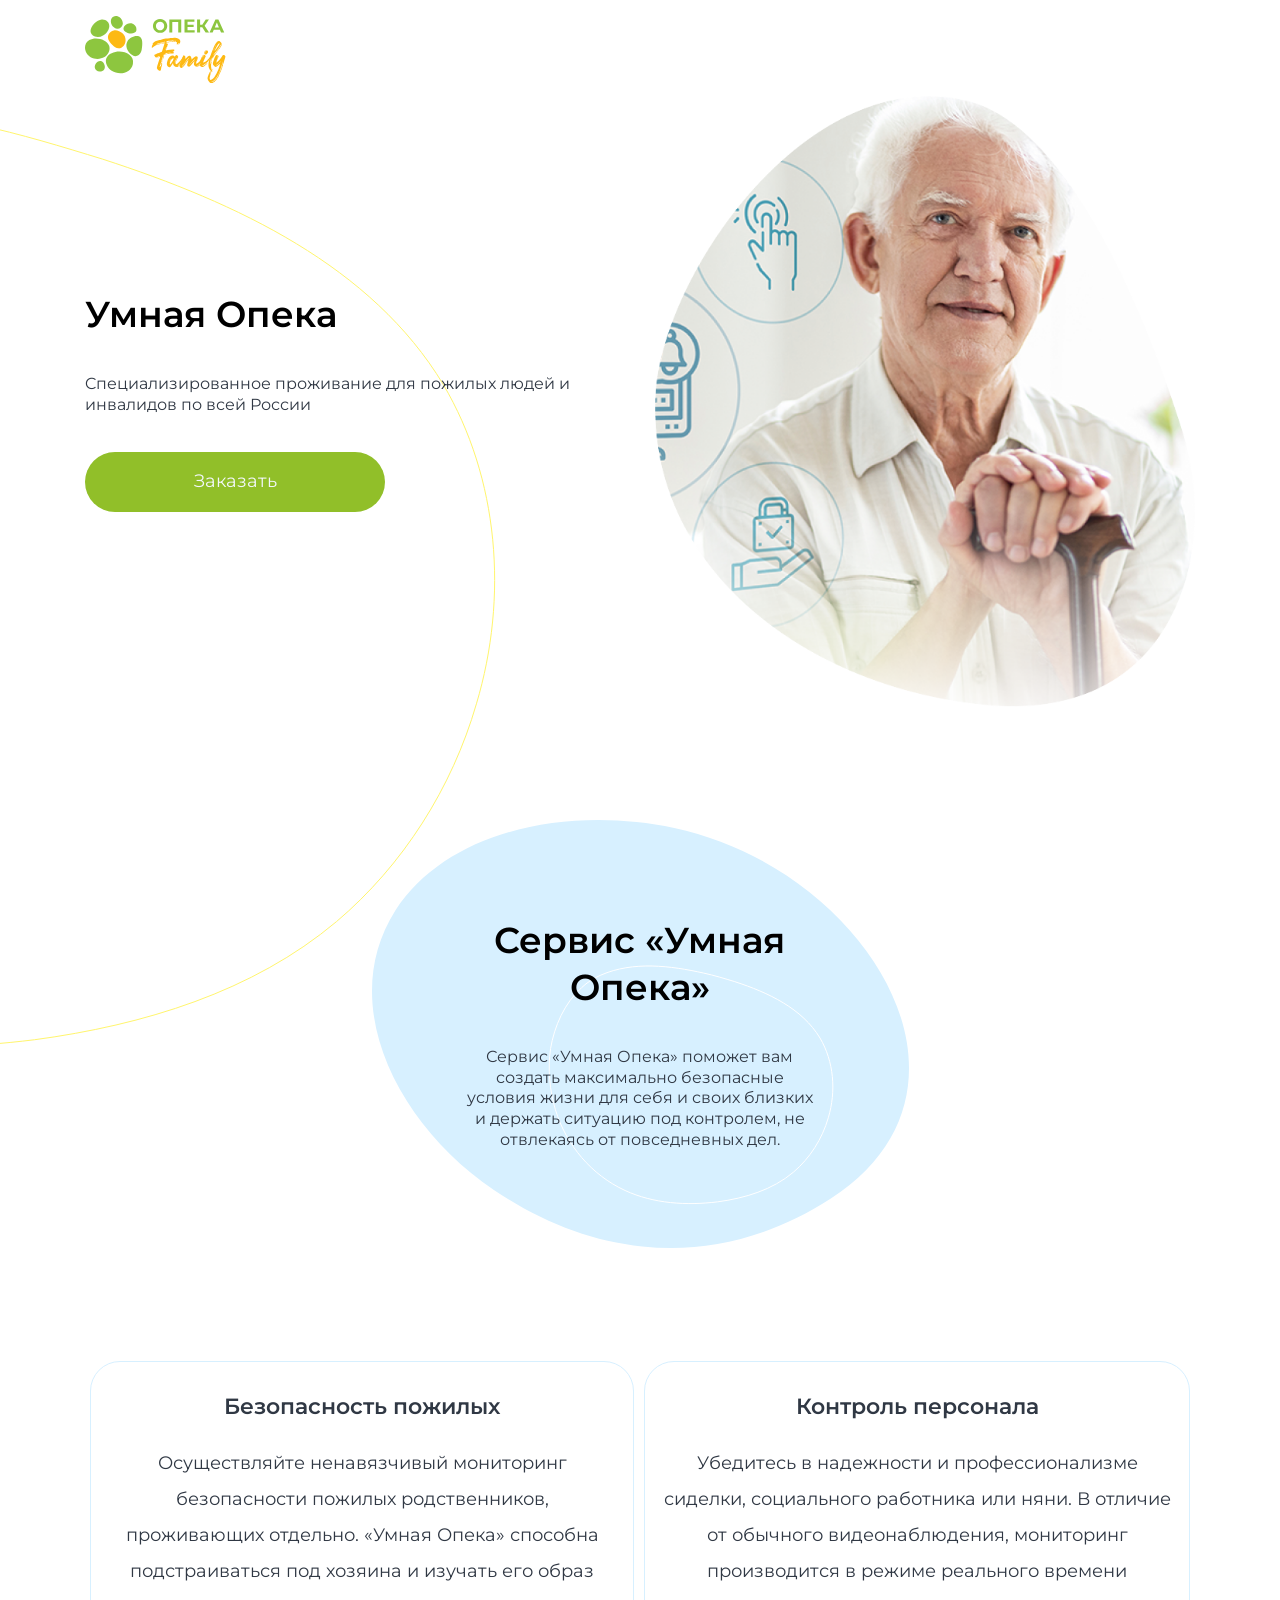
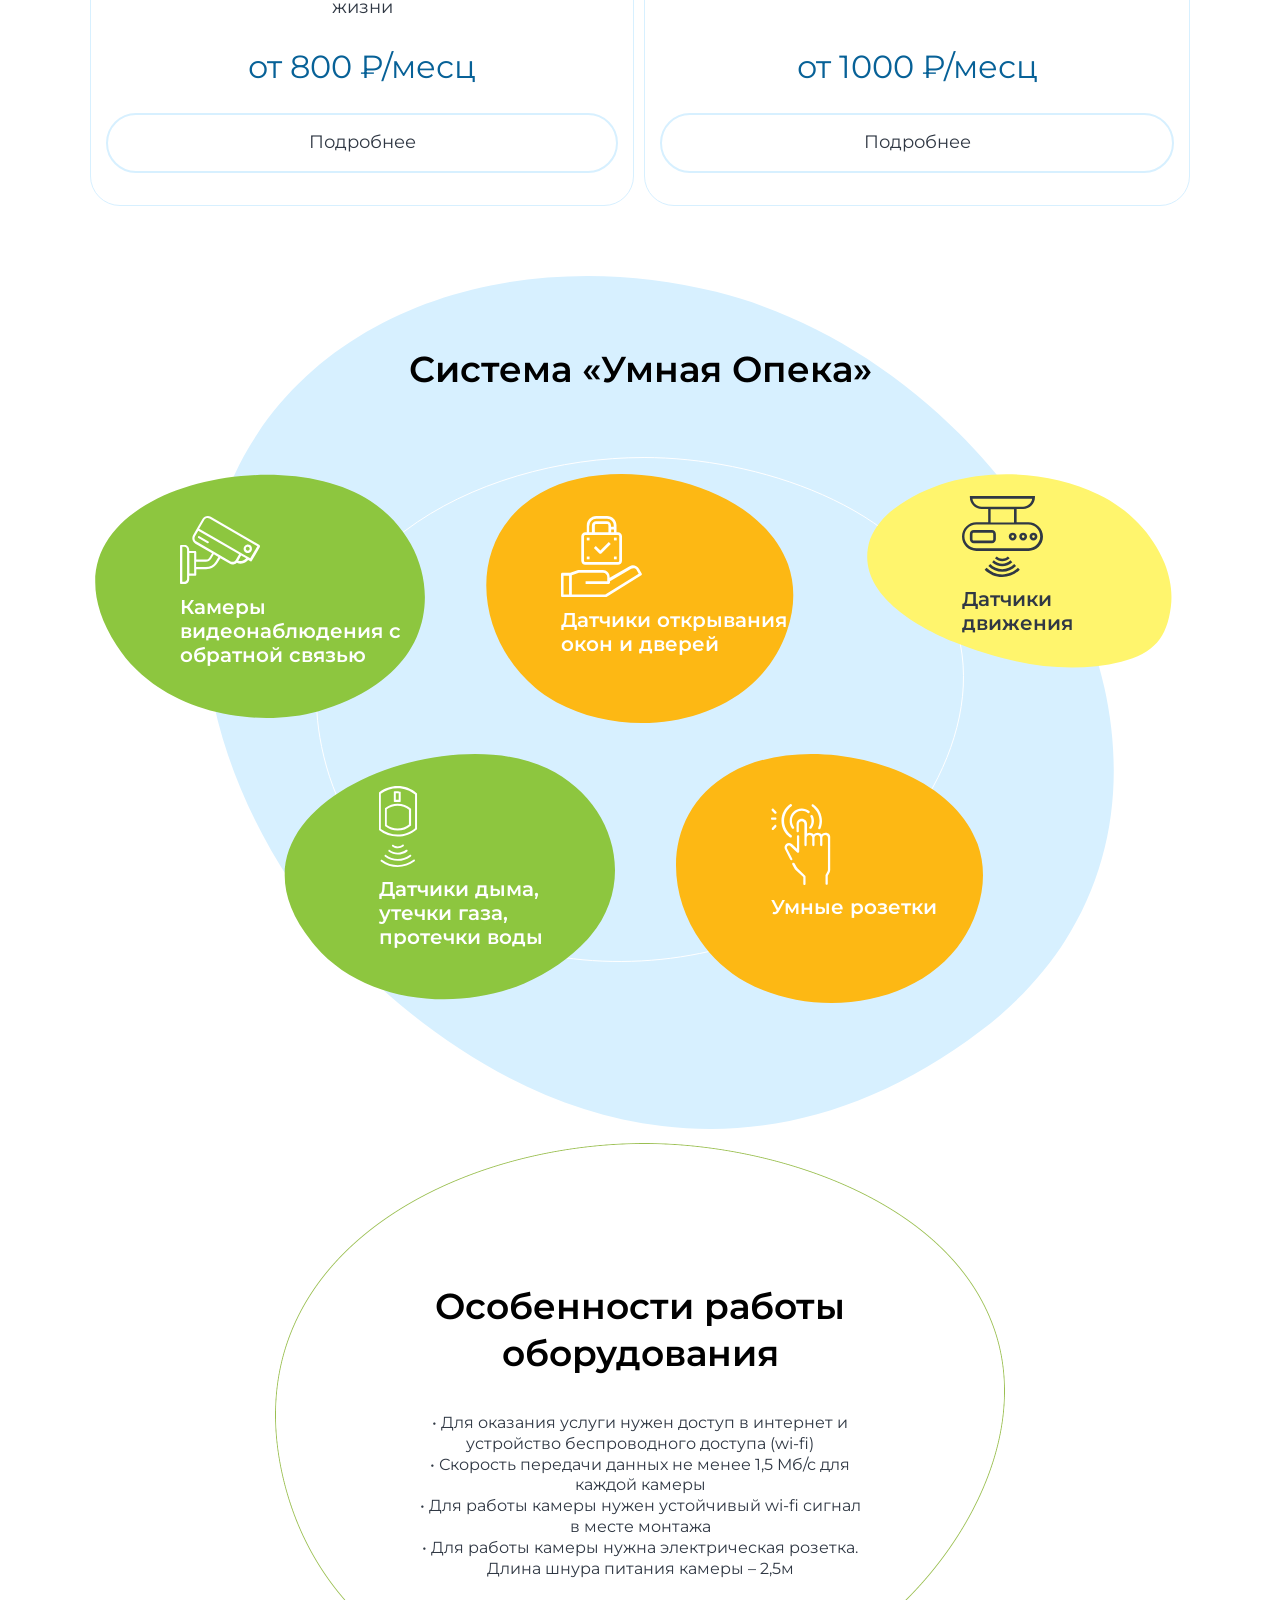
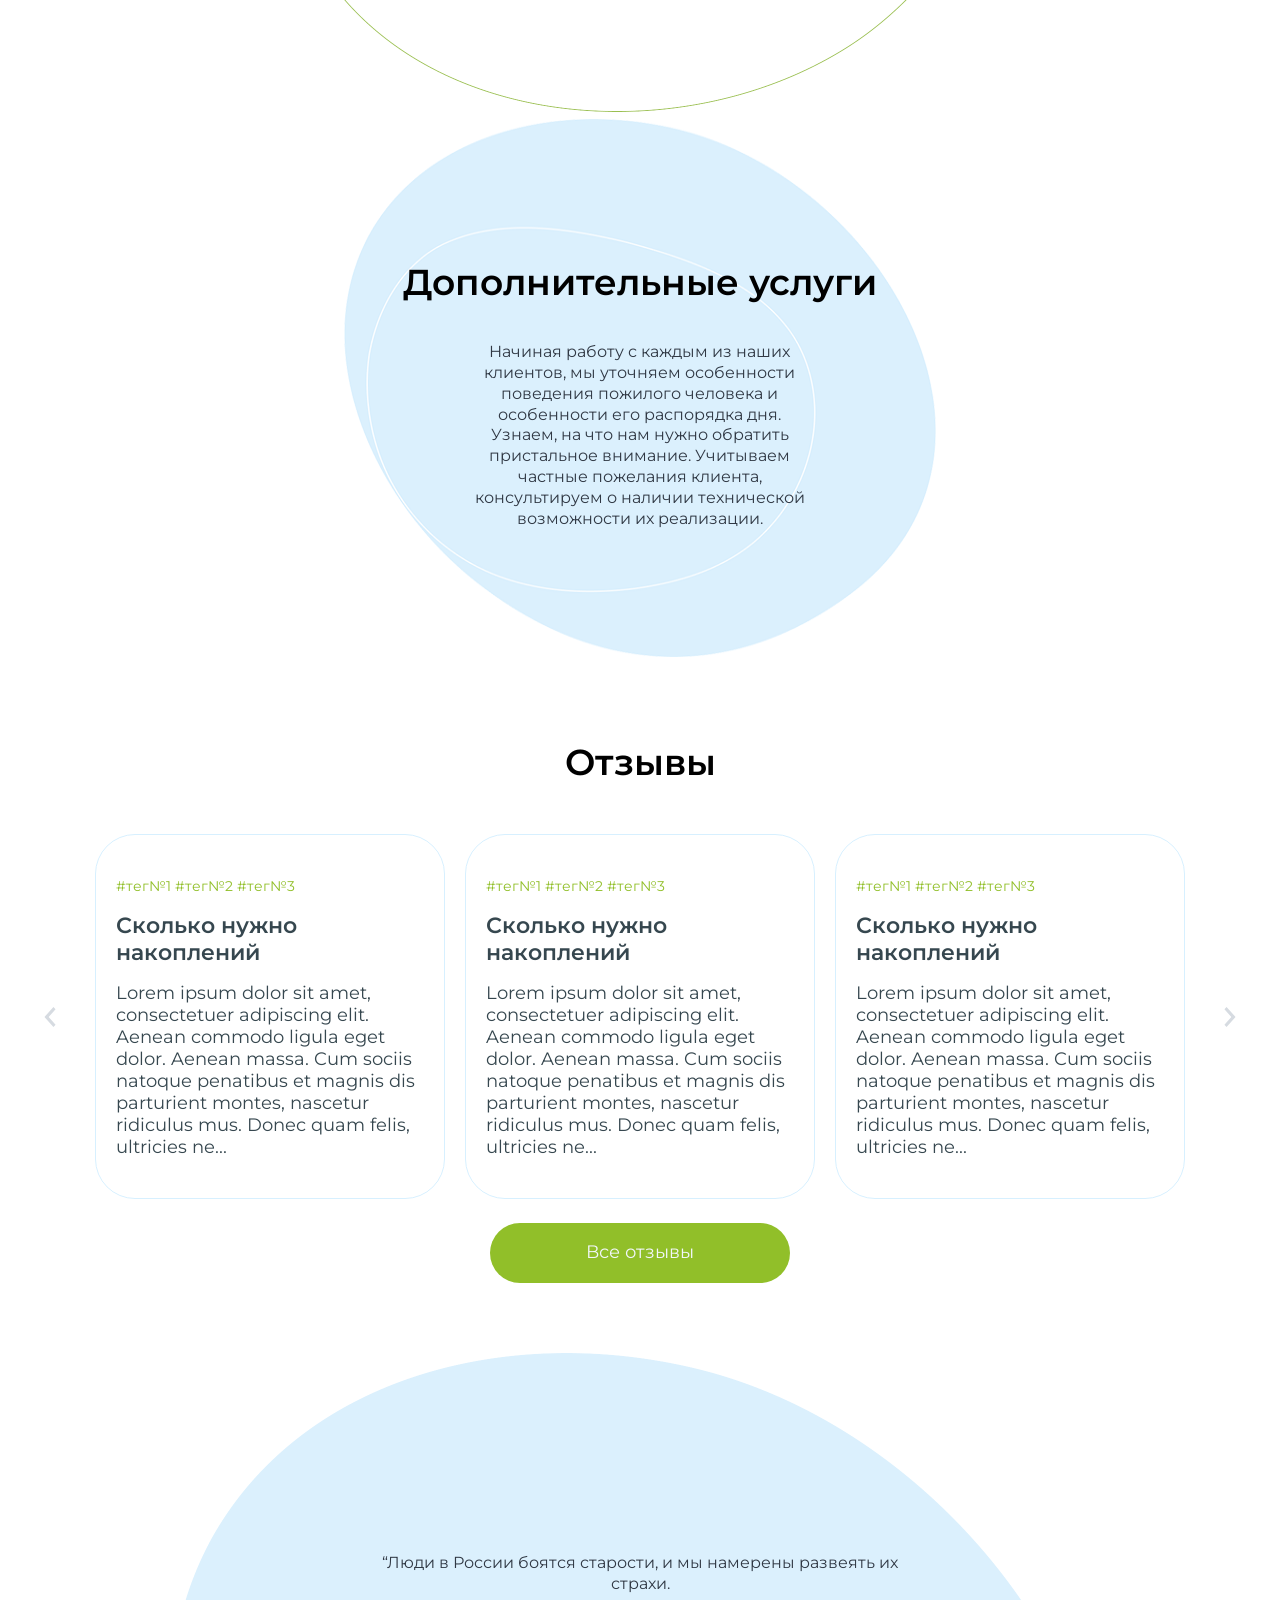
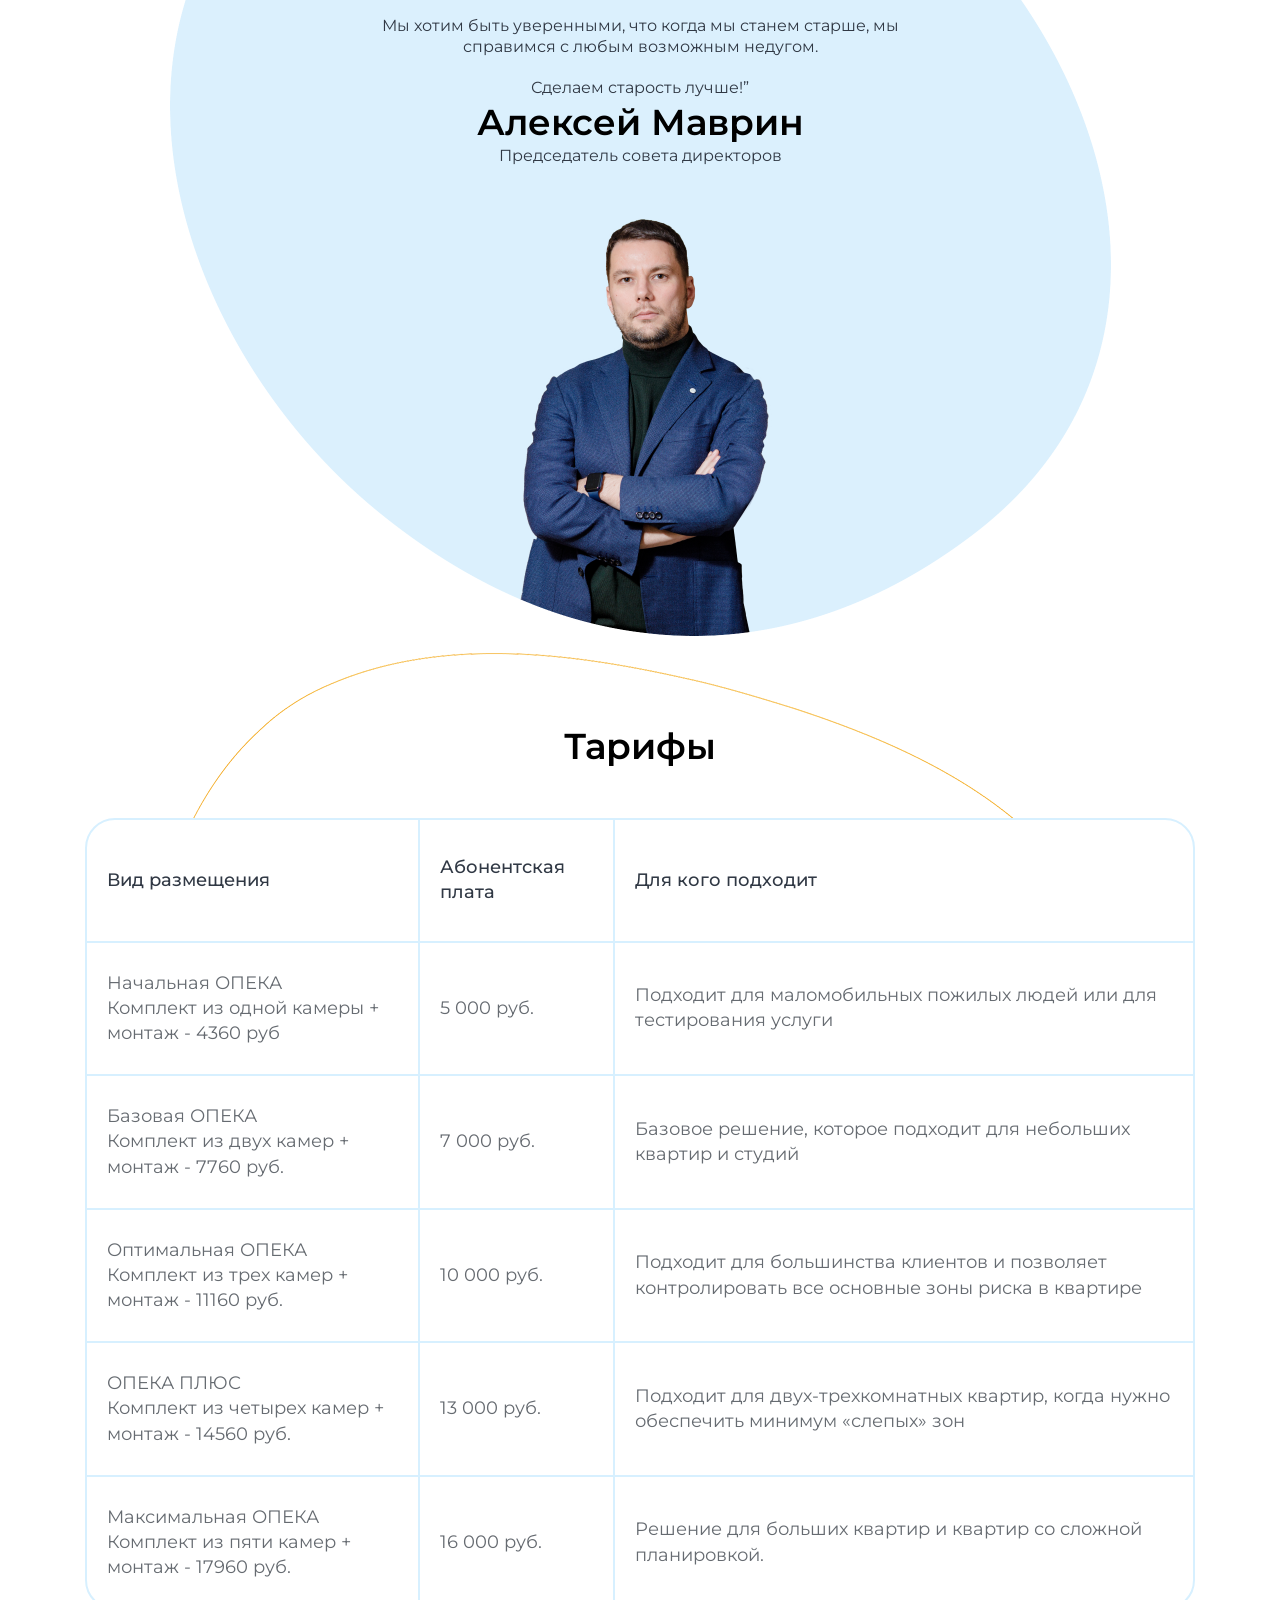
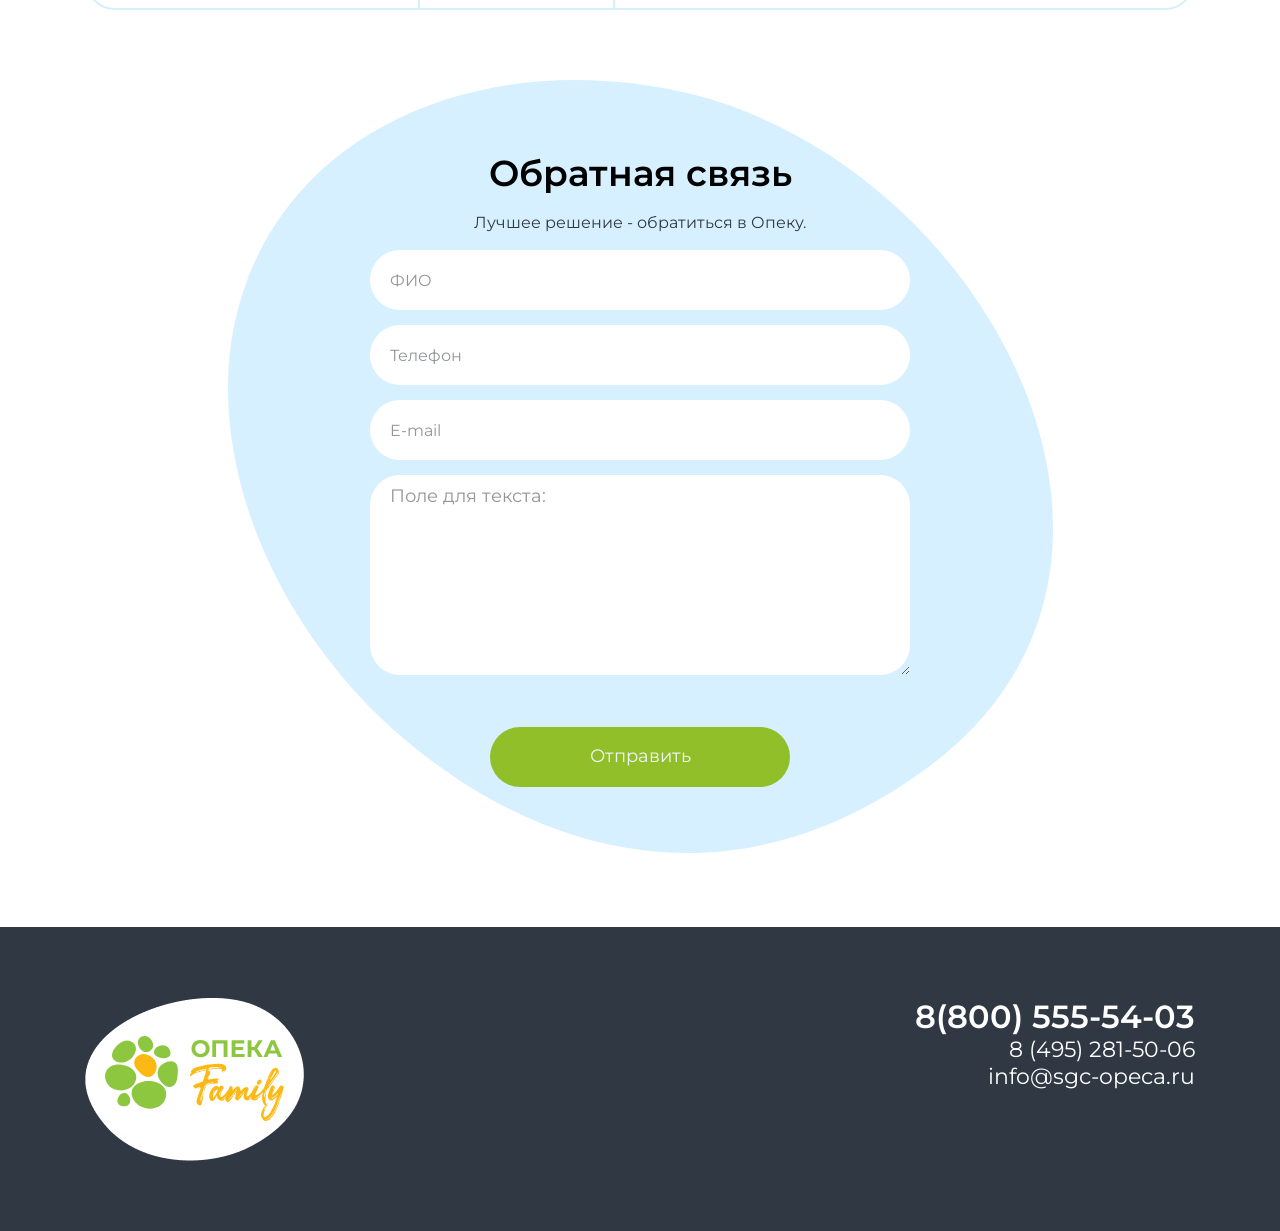
<file: smart.html>
<!DOCTYPE html>
<html lang="ru">

<head>

	<meta charset="utf-8">

	<title>Family</title>
	<meta name="description" content="">

	<meta http-equiv="X-UA-Compatible" content="IE=edge">
	<meta name="viewport" content="width=device-width, initial-scale=1, maximum-scale=1">
	
	<link rel="stylesheet" href="css/main.min.css?v=2.2">

</head>

<body>

	<div class="main-wrapper">

		<header class="header">
			<div class="container">
				<div class="row">
					<div class="col-md-12">
						<div class="header-container">
							<a href="#" class="logo"></a>

							<div class="menu-toggler"></div>
						</div>
					</div>
				</div>
			</div>
		</header>

		<div class="menu">
			<ul>
				<li><a href="#">Пункт 1</a></li>
				<li><a hrefT="#">Пункт 2</a></li>
				<li><a href="#">Пункт 3</a></li>
				<li><a href="#">Пункт 4</a></li>
				<li><a href="#">Пункт 5</a></li>
			</ul>
		</div>

		<section class="section_first line-orange">
			<div class="container">
				<div class="slider">
					<div class="slider__item">
						<div class="row">
							<div class="col-lg-6 order-lg-2">
								<img src="img/bg-smart.png" alt="">
							</div>

							<div class="col-text col-lg-6 align-self-center order-lg-1">

								<div class="slider__content">
									<div class="heading heading_md">Умная Опека</div>
			
									<div class="text">
										Cпециализированное проживание для пожилых людей и инвалидов по всей России
									</div>

									<button class="btn">Заказать</button>
								</div>
								
							</div>
						</div>
					</div>
				</div>
			</div>
		</section>


		<section class="section_ecosystem bg-blue-egg bg-blue-egg-sm-3 pt pb">
			<div class="container pt pb">
				<div class="row justify-content-center">
					<div class="col-md-4">
						<div class="heading heading_md text-center">Сервис «Умная Опека»</div>
					</div>
				</div>

				<div class="row justify-content-center">
					<div class="col-md-4">
						<div class="text">
							Сервис «Умная Опека» поможет вам создать максимально безопасные условия жизни для себя и своих близких и держать ситуацию под контролем, не отвлекаясь от повседневных дел.
						</div>
					</div>
				</div>
			</div>
		</section>


		<section class="pt pb">
			<div class="container">

				<div class="row justify-content-center">
					<div class="col-md-12">
						<div class="tariff-list">
							<div class="tariff-list__item">
								<div class="tariff-list__item-heading">Безопасность пожилых</div>
								<div class="tariff-list__item-text">Осуществляйте ненавязчивый мониторинг безопасности пожилых родственников, проживающих отдельно. «Умная Опека» способна подстраиваться под хозяина и изучать его образ жизни</div>
							
								<div class="tariff-list__item-price">от 800 ₽/месц</div>

								<button class="btn btn_secondary">Подробнее</button>
							</div>

							<div class="tariff-list__item">
								<div class="tariff-list__item-heading">Контроль персонала</div>
								<div class="tariff-list__item-text">Убедитесь в надежности и профессионализме сиделки, социального работника или няни. В отличие от обычного видеонаблюдения, мониторинг производится в режиме реального времени</div>
							
								<div class="tariff-list__item-price">от 1000 ₽/месц</div>

								<button class="btn btn_secondary">Подробнее</button>
							</div>
						</div>
					</div>
				</div>
			</div>
		</section>

		<section class="section_ecosystem line-white bg-blue-egg bg-blue-egg-sm pt pb">
			<div class="container pb">
				<div class="row justify-content-center">
					<div class="col-md-6">
						<div class="heading heading_md text-center">Система «Умная Опека»</div>
					</div>
				</div>

				<div class="row mt-3 justify-content-center">
					<div class="col-lg-4 col-md-6 text-center">
						<div class="egg egg-1">
							<div class="egg__inner">
								<div class="egg__digit">
									<img src="img/cam.svg" alt="">
								</div>
								<div class="egg__title">Камеры видеонаблюдения с обратной связью</div>
							</div>
						</div>
					</div>


					<div class="col-lg-4 col-md-6 text-center">
						<div class="egg egg-2">
							<div class="egg__inner">
								<div class="egg__digit">
									<img src="img/safe.svg" alt="">
								</div>
								<div class="egg__title">Датчики открывания окон и дверей</div>
							</div>
						</div>
					</div>

					<div class="col-lg-4 col-md-6 text-center">
						<div class="egg egg-3">
							<div class="egg__inner">
								<div class="egg__digit">
									<img src="img/sensor.svg" alt="">
								</div>
								<div class="egg__title">Датчики<br>движения</div>
							</div>
						</div>
					</div>

					<div class="col-lg-4 col-md-6 text-center">
						<div class="egg egg-4">
							<div class="egg__inner">
								<div class="egg__digit">
									<img src="img/smoke-sensor.svg" alt="">
								</div>
								<div class="egg__title">Датчики дыма, утечки газа, протечки воды</div>
							</div>
						</div>
					</div>

					<div class="col-lg-4 col-md-6 text-center">
						<div class="egg egg-5">
							<div class="egg__inner">
								<div class="egg__digit">
									<img src="img/plugs.svg" alt="">
								</div>
								<div class="egg__title">Умные розетки</div>
							</div>
						</div>
					</div>

				</div>
			</div>
		</section>

		<section class="section_ecosystem bg-blue-egg bg-blue-egg-sm-9 pt pb">
			<div class="container pt pb">
				<div class="row justify-content-center">
					<div class="col-md-6">
						<div class="heading heading_md text-center">Особенности работы оборудования</div>
					</div>
				</div>

				<div class="row justify-content-center">
					<div class="col-md-5">
						<div class="text">
							•	Для оказания услуги нужен доступ в интернет и устройство беспроводного доступа (wi-fi)<br>

							•	Скорость передачи данных не менее 1,5 Мб/с для каждой камеры <br>

							•	Для работы камеры нужен устойчивый wi-fi сигнал в месте монтажа<br>

							•	Для работы камеры нужна электрическая розетка. Длина шнура питания камеры – 2,5м
						</div>
					</div>
				</div>
			</div>
		</section>


		<section class="section_ecosystem bg-blue-egg bg-blue-egg-sm-10 pt pb">
			<div class="container pt pb">
				<div class="row justify-content-center">
					<div class="col-md-6">
						<div class="heading heading_md text-center">Дополнительные
							услуги</div>
					</div>
				</div>

				<div class="row justify-content-center">
					<div class="col-md-4">
						<div class="text">
							Начиная работу с каждым из наших клиентов, мы уточняем особенности поведения пожилого человека и особенности его распорядка дня. Узнаем, на что нам нужно обратить пристальное внимание. Учитываем частные пожелания клиента, консультируем о наличии технической возможности их реализации.
						</div>
					</div>
				</div>
			</div>
		</section>


		<section class="section_feedback pt pb">
			<div class="container">
				<div class="row">
					<div class="col-md-12">
						<div class="heading heading_md text-center">Отзывы</div>
					</div>
				</div>

				<div class="row">
					<div class="col-md-12">
						<div class="feedback">
							<div class="feedback__item">
								<div class="feedback__item-tags"><a href="#">#тег№1</a> <a href="#">#тег№2</a> <a href="#">#тег№3</a></div>
							
								<div class="feedback__item-title">
									Сколько нужно накоплений
								</div>

								<div class="feedback__item-text">Lorem ipsum dolor sit amet, consectetuer adipiscing elit. Aenean commodo ligula eget dolor. Aenean massa. Cum sociis natoque penatibus et magnis dis parturient montes, nascetur ridiculus mus. Donec quam felis, ultricies ne...</div>
							</div>

							<div class="feedback__item">
								<div class="feedback__item-tags"><a href="#">#тег№1</a> <a href="#">#тег№2</a> <a href="#">#тег№3</a></div>
							
								<div class="feedback__item-title">
									Сколько нужно накоплений
								</div>

								<div class="feedback__item-text">Lorem ipsum dolor sit amet, consectetuer adipiscing elit. Aenean commodo ligula eget dolor. Aenean massa. Cum sociis natoque penatibus et magnis dis parturient montes, nascetur ridiculus mus. Donec quam felis, ultricies ne...</div>
							</div>

							<div class="feedback__item">
								<div class="feedback__item-tags"><a href="#">#тег№1</a> <a href="#">#тег№2</a> <a href="#">#тег№3</a></div>
							
								<div class="feedback__item-title">
									Сколько нужно накоплений
								</div>

								<div class="feedback__item-text">Lorem ipsum dolor sit amet, consectetuer adipiscing elit. Aenean commodo ligula eget dolor. Aenean massa. Cum sociis natoque penatibus et magnis dis parturient montes, nascetur ridiculus mus. Donec quam felis, ultricies ne...</div>
							</div>

							<div class="feedback__item">
								<div class="feedback__item-tags"><a href="#">#тег№1</a> <a href="#">#тег№2</a> <a href="#">#тег№3</a></div>
							
								<div class="feedback__item-title">
									Сколько нужно накоплений
								</div>

								<div class="feedback__item-text">Lorem ipsum dolor sit amet, consectetuer adipiscing elit. Aenean commodo ligula eget dolor. Aenean massa. Cum sociis natoque penatibus et magnis dis parturient montes, nascetur ridiculus mus. Donec quam felis, ultricies ne...</div>
							</div>

							<div class="feedback__item">
								<div class="feedback__item-tags"><a href="#">#тег№1</a> <a href="#">#тег№2</a> <a href="#">#тег№3</a></div>
							
								<div class="feedback__item-title">
									Сколько нужно накоплений
								</div>

								<div class="feedback__item-text">Lorem ipsum dolor sit amet, consectetuer adipiscing elit. Aenean commodo ligula eget dolor. Aenean massa. Cum sociis natoque penatibus et magnis dis parturient montes, nascetur ridiculus mus. Donec quam felis, ultricies ne...</div>
							</div>
						</div>
					</div>
				</div>

				<div class="row">
					<div class="col-md-12 text-center mt-4">
						<button class="btn">Все отзывы</button>
					</div>
				</div>
			</div>
		</section>

		<section class="section section_mavr bg-mavr pb">
			<div class="container">
				<div class="row justify-content-center">
					<div class="col-md-6 text-center">

						<div class="text">
							“Люди в России боятся старости, и мы намерены развеять их страхи. 
							<br><br>
							Мы хотим быть уверенными, что когда мы станем старше, мы справимся с любым возможным недугом. 
							<br><br>
							Сделаем старость лучше!”
						</div>
						<div class="heading heading_md">Алексей Маврин</div>
						<div class="text">Председатель совета директоров</div>
					</div>
				</div>
			</div>
		</section>

		<section class="section_tariff bg-blue-egg-sm-8 pt pb">
			<div class="container">
				<div class="row justify-content-center">
					<div class="col-md-12 col-sm-6 col-xs-8">
						<div class="heading heading_md text-center">Тарифы</div>
					</div>
				</div>

				<div class="row mt-5">
					<div class="col-md-12">
						<div class="table">
							<table>
								<tr>
									<th>Вид размещения</th>
									<th>Абонентская 
										плата</th>
									<th>Для кого подходит</th>
								</tr>

								<tr>
									<td>
										Начальная ОПЕКА<br>Комплект из одной камеры + монтаж - 4360 руб
									</td>
									<td>5 000 руб.</td>
									<td>Подходит для маломобильных пожилых людей или для тестирования услуги </td>
								</tr>

								<tr>
									<td>
										Базовая ОПЕКА<br>
										Комплект из двух камер 
										+ монтаж - 7760 руб.

									</td>
									<td>7 000 руб.</td>
									<td>Базовое решение, которое подходит для небольших квартир и студий</td>
								</tr>

								<tr>
									<td>
										Оптимальная ОПЕКА<br>
										Комплект из трех камер 
										+ монтаж - 11160 руб.

									</td>
									<td>10 000 руб.</td>
									<td>Подходит для большинства клиентов и позволяет контролировать все основные зоны риска в квартире</td>
								</tr>

								<tr>
									<td>
										ОПЕКА ПЛЮС<br>
										Комплект из четырех камер
										+ монтаж - 14560 руб.

									</td>
									<td>13 000 руб.</td>
									<td>Подходит для  двух-трехкомнатных квартир, когда нужно обеспечить минимум «слепых» зон</td>
								</tr>

								<tr>
									<td>
										Максимальная ОПЕКА<br>
										Комплект из пяти камер
										+ монтаж - 17960 руб.
									</td>
									<td>16 000 руб.</td>
									<td>Решение для больших квартир и квартир со сложной планировкой.</td>
								</tr>
							</table>
						</div>
					</div>
				</div>
			</div>
		</section>

		<section class="section_form pt pb">
			<div class="container">
				<div class="row">
					<div class="col-md-12">
						<div class="heading heading_md text-center">Обратная связь</div>
						<div class="text text-center">Лучшее решение - обратиться в Опеку.</div>
					</div>
				</div>
				
				<form action="" class="form">
					<div class="row justify-content-center">
						<div class="col-lg-6 col-md-5">
							<input type="text" placeholder="ФИО" class="form__input">
							<input type="text" placeholder="Телефон" class="form__input">
							<input type="text" placeholder="E-mail" class="form__input">
							
							<textarea class="form__text" placeholder="Поле для текста:"></textarea>
						
							<button class="btn">Отправить</button>
						</div>
					</div>
				</form>
				
			</div>
		</section>


		<footer class="footer pt pb">
			<div class="container">
				<div class="row">
					<div class="col-md-6">
						<div class="logo">
							<div class="logo-inner"></div>
						</div>
					</div>

					<div class="col-md-6 col-right">
						<div class="phone"><a href="tel:88005555403">8(800) 555-54-03</a></div>
						<div class="contact"><a href="tel:84952815006">8 (495) 281-50-06</a></div>
						<div class="contact"><a href="mailto:info@sgc-opeca.ru">info@sgc-opeca.ru</a></div>
					</div>
				</div>
			</div>
		</footer>
	</div>

	<script src="js/scripts.min.js?v=2.2"></script>

</body>
</html>
</file>
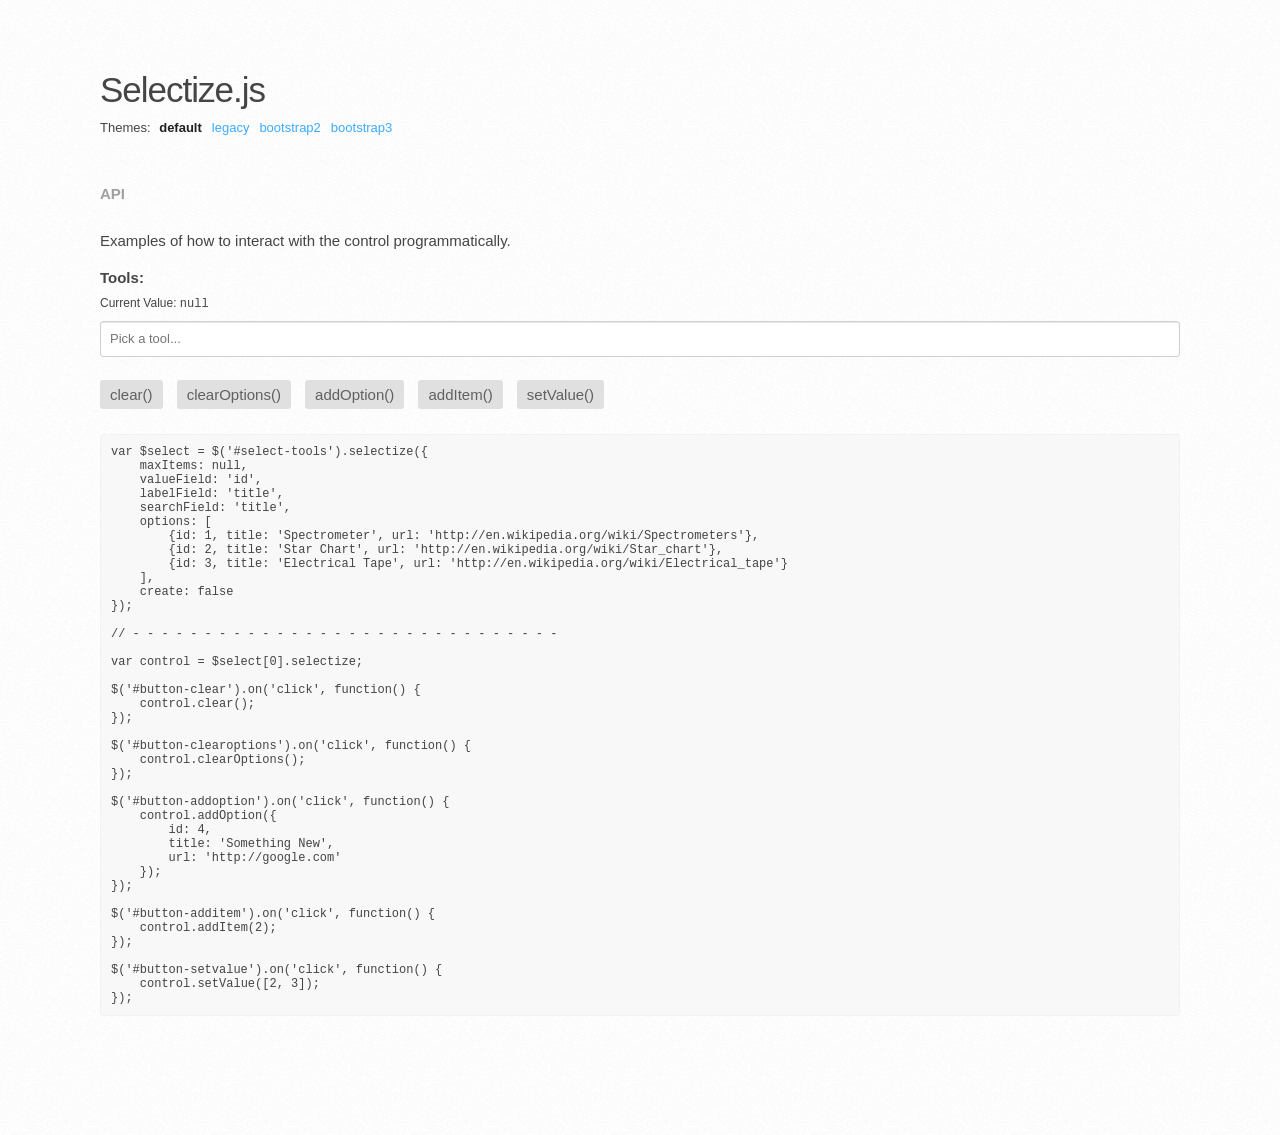
<file: libs/selectize.js/examples/api.html>
<!DOCTYPE html>
<!--[if lt IE 7]><html class="no-js lt-ie9 lt-ie8 lt-ie7"><![endif]-->
<!--[if IE 7]><html class="no-js lt-ie9 lt-ie8"><![endif]-->
<!--[if IE 8]><html class="no-js lt-ie9"><![endif]-->
<!--[if gt IE 8]><!--><html class="no-js"><!--<![endif]-->
	<head>
		<meta charset="utf-8">
		<meta http-equiv="X-UA-Compatible" content="IE=edge,chrome=1">
		<title>Selectize.js Demo</title>
		<meta name="description" content="">
		<meta name="viewport" content="width=device-width,initial-scale=1,maximum-scale=1">
		<link rel="stylesheet" href="css/normalize.css">
		<link rel="stylesheet" href="css/stylesheet.css">
		<!--[if IE 8]><script src="js/es5.js"></script><![endif]-->
		<script src="js/jquery.min.js"></script>
		<script src="../dist/js/standalone/selectize.js"></script>
		<script src="js/index.js"></script>
	</head>
    <body>
		<div id="wrapper">
			<h1>Selectize.js</h1>
			<div class="demo">
				<h2>API</h2>
				<p>Examples of how to interact with the control programmatically.</p>
				<div class="control-group">
					<label for="select-tools">Tools:</label>
					<select id="select-tools" multiple placeholder="Pick a tool..."></select>
				</div>
				<div class="buttons">
					<input type="button" value="clear()" id="button-clear">
					<input type="button" value="clearOptions()" id="button-clearoptions">
					<input type="button" value="addOption()" id="button-addoption">
					<input type="button" value="addItem()" id="button-additem">
					<input type="button" value="setValue()" id="button-setvalue">
				</div>
				<script>
				var $select = $('#select-tools').selectize({
					maxItems: null,
					valueField: 'id',
					labelField: 'title',
					searchField: 'title',
					options: [
						{id: 1, title: 'Spectrometer', url: 'http://en.wikipedia.org/wiki/Spectrometers'},
						{id: 2, title: 'Star Chart', url: 'http://en.wikipedia.org/wiki/Star_chart'},
						{id: 3, title: 'Electrical Tape', url: 'http://en.wikipedia.org/wiki/Electrical_tape'}
					],
					create: false
				});

				// - - - - - - - - - - - - - - - - - - - - - - - - - - - - - -

				var control = $select[0].selectize;

				$('#button-clear').on('click', function() {
					control.clear();
				});

				$('#button-clearoptions').on('click', function() {
					control.clearOptions();
				});

				$('#button-addoption').on('click', function() {
					control.addOption({
						id: 4,
						title: 'Something New',
						url: 'http://google.com'
					});
				});

				$('#button-additem').on('click', function() {
					control.addItem(2);
				});

				$('#button-setvalue').on('click', function() {
					control.setValue([2, 3]);
				});
				</script>
			</div>
		</div>
	</body>
</html>
</file>
<file: libs/selectize.js/examples/css/stylesheet.css>
body {
	margin: 70px 0;
	padding: 0;
	font-family: Helvetica, arial, sans-serif;
	font-size: 15px;
	color: #454545;
	background: #fff url(../images/bg.png);
	text-shadow: 0 1px 0 rgba(0,0,0,0.02);
	-webkit-font-smoothing: antialiased;
}
a, a:visited {
	color: #3fabff;
	text-decoration: none;
}
a:hover {
	color: #008af5;
}
h1 {
	margin: 0;
	font-weight: 300;
	font-size: 35px;
	letter-spacing: -1px;
}
h2 {
	font-size: 15px;
	color: #a0a0a0;
	margin: 30px 0;
}
label {
	display: block;
	font-weight: bold;
	margin-bottom: 10px;
}
p, .control-group {
	margin: 0 0 20px 0;
}
.demo {
	border-bottom: 1px solid #e8e8e8;
	padding-top: 50px;
	padding-bottom: 50px;
	-webkit-border-radius: 3px;
	-moz-border-radius: 3px;
	border-radius: 3px;
}
.demo:last-child {
	border-bottom: 0 none;
}
.demo select, .demo input, .demo .selectize-control {
	width: 100%;
}
.demo > *:first-child {
	margin-top: 0;
}
.demo > *:last-child {
	margin-bottom: 0;
}
.demo .value {
	margin: 0 0 10px 0;
	font-size: 12px;
}
.demo .value span {
	font-family: Monaco, "Bitstream Vera Sans Mono", "Lucida Console", Terminal, monospace;
}
.theme-selector {
	margin-top: 10px;
	font-size: 13px;
}
.theme-selector:before {
	content: 'Themes: ';
}
.theme-selector a {
	margin: 0 5px;
}
.theme-selector a.active {
	color: #202020;
	font-weight: bold;
}
#wrapper {
	margin: 0;
}
#wrapper > * {
	padding-left: 100px;
	padding-right: 100px;
}
pre {
	background: #f8f8f8;
	border: 1px solid #f2f2f2;
	padding: 10px;
	font-size: 12px;
	font-family: Monaco, "Bitstream Vera Sans Mono", "Lucida Console", Terminal, monospace;
	-webkit-border-radius: 3px;
	-moz-border-radius: 3px;
	border-radius: 3px;
}
input[type=button] {
	margin: 0 10px 0 0;
	padding: 6px 10px;
	color: #606060;
	background: #e0e0e0;
	border: 0 none;
	width: auto;
	display: inline-block;
	-webkit-border-radius: 3px;
	-moz-border-radius: 3px;
	border-radius: 3px;
	-webkit-font-smoothing: antialiased;
}
.buttons {
	margin: 0 0 25px 0;
}
input[type=button]:hover {
	background: #dadada;
}

@media only screen and (max-width : 320px) {
	body {
		margin: 20px 0;
	}
	#wrapper {
		margin: 0;
	}
	#wrapper > * {
		padding-left: 10px;
		padding-right: 10px;
	}
	.demo {
		padding: 20px;
		-webkit-border-radius: 0;
		-moz-border-radius: 0;
		border-radius: 0;
	}
}
</file>
<file: css/main.min.css>
@import url(https://fonts.googleapis.com/css?family=Montserrat:400,500,600,800&display=swap);.slick-slider{position:relative;display:block;box-sizing:border-box;-webkit-user-select:none;-moz-user-select:none;-ms-user-select:none;user-select:none;-webkit-touch-callout:none;-khtml-user-select:none;-ms-touch-action:pan-y;touch-action:pan-y;-webkit-tap-highlight-color:transparent}.slick-list{position:relative;display:block;overflow:hidden;margin:0;padding:0}.slick-list:focus{outline:0}.slick-list.dragging{cursor:pointer;cursor:hand}.slick-slider .slick-list,.slick-slider .slick-track{-webkit-transform:translate3d(0,0,0);-moz-transform:translate3d(0,0,0);-ms-transform:translate3d(0,0,0);-o-transform:translate3d(0,0,0);transform:translate3d(0,0,0)}.slick-track{position:relative;top:0;left:0;display:block;margin-left:auto;margin-right:auto}.slick-track:after,.slick-track:before{display:table;content:''}.slick-track:after{clear:both}.slick-loading .slick-track{visibility:hidden}.slick-slide{display:none;float:left;height:100%;min-height:1px}[dir=rtl] .slick-slide{float:right}.slick-slide img{display:block}.slick-slide.slick-loading img{display:none}.slick-slide.dragging img{pointer-events:none}.slick-initialized .slick-slide{display:block}.slick-loading .slick-slide{visibility:hidden}.slick-vertical .slick-slide{display:block;height:auto;border:1px solid transparent}.slick-arrow.slick-hidden{display:none}.logo{display:inline-block;width:141px;min-width:141px;height:67px;background-position:0 0;background-repeat:no-repeat;background-image:url(../img/logo-new.svg)}.wrapper{max-width:1600px;margin-left:auto;margin-right:auto;padding-left:20px;padding-right:20px}.menu-toggler{width:48px;height:48px;background-position:0 0;background-repeat:no-repeat;background-image:url(../img/menu.svg);cursor:pointer;-webkit-transition:.3s ease;-o-transition:.3s ease;transition:.3s ease;display:none}.menu-toggler:hover{opacity:.8}.heading_lg{font-style:normal;font-weight:600;font-size:56px;line-height:130%;color:#000}.heading_md{font-weight:600;font-size:36px;line-height:130%;color:#000}.main-wrapper{position:relative;overflow:hidden;width:100%;max-width:100%}.text-center{text-align:center}.pt{padding-top:70px}.pb{padding-bottom:70px}.w-auto{width:auto!important}.text-green{color:#91bf29!important}.text-grey{color:#666b71}.btn{background:#91bf29;border-radius:30px;font-size:18px;color:#f2f7fa;border:0;height:60px;width:300px;cursor:pointer;-webkit-transition:.3s ease;-o-transition:.3s ease;transition:.3s ease}.btn:hover{opacity:.8}.btn_secondary{background:#fff;color:#303844;border:2px solid #d7f0ff}a.btn{display:inline-block;line-height:60px;text-decoration:none!important;color:#f2f7fa}a.btn_secondary{background:#fff;color:#303844;border:2px solid #d7f0ff;text-decoration:none;text-align:center}.btn-more{cursor:pointer;font-size:18px;color:#303844;height:60px;width:100%;border:2px solid #303844;border-radius:30px;background-color:transparent}.text{font-size:16px;line-height:130%;color:#303844}.text p.lg{font-size:24px;line-height:130%}.text ul li{font-style:normal;font-weight:400;font-size:16px;line-height:140%;color:#666b71;list-style-type:none;padding-left:20px;position:relative}.text ul li:before{content:"";width:3px;height:3px;background-color:#666b71;position:absolute;top:8px;left:0;border-radius:50%}.text ol{list-style-position:inside}.slick-next,.slick-prev{width:50px;height:50px;border-radius:50%;background-color:rgba(255,255,255,.5);border:0;position:absolute;top:50%;margin-top:-25px;cursor:pointer;display:-webkit-box;display:-webkit-flex;display:-ms-flexbox;display:flex;z-index:10}.slick-next svg,.slick-prev svg{margin:auto}.slick-next svg path,.slick-prev svg path{-webkit-transition:.3s ease;-o-transition:.3s ease;transition:.3s ease}.slick-next:hover svg path,.slick-prev:hover svg path{fill:#91bf29}.slick-prev{left:-60px}.slick-next{right:-60px}.slick-next svg{-webkit-transform:rotate(180deg);-ms-transform:rotate(180deg);transform:rotate(180deg)}.slider .slick-dots{width:100%;display:-webkit-box;display:-webkit-flex;display:-ms-flexbox;display:flex;-webkit-box-pack:center;-webkit-justify-content:center;-ms-flex-pack:center;justify-content:center}.slider .slick-dots li{list-style-type:none;width:10px;height:10px;display:-webkit-inline-box;display:-webkit-inline-flex;display:-ms-inline-flexbox;display:inline-flex;margin-right:10px}.slider .slick-dots li button{border:0;text-indent:-99999px;width:10px;height:10px;border-radius:50%;background-color:#e6e7e8;-webkit-transition:.3s ease;-o-transition:.3s ease;transition:.3s ease;cursor:pointer}.slider .slick-dots li button:hover{background-color:#91bf29}.slider .slick-dots li.slick-active button{background-color:#91bf29}.slider_v-2 .col-text{padding-top:75px}.slider_v-2 .heading{margin-bottom:16px}.slider_v-2 .slick-dots{-webkit-box-pack:start;-webkit-justify-content:flex-start;-ms-flex-pack:start;justify-content:flex-start}.slider_v-2 .slick-arrow{background-color:#d7f0ff}.slider_v-2 .slick-arrow svg path{fill:#303844;-webkit-transition:.3s ease;-o-transition:.3s ease;transition:.3s ease}.slider_v-2 .slick-arrow:hover svg path{fill:#91bf29}.slider_v-2 .slick-arrow.slick-prev{left:-78px}.slider_v-2 .slick-arrow.slick-next{right:-78px}.egg{background-repeat:no-repeat;background-position:0 0;margin-top:30px;display:inline-block}.egg__digit{display:-webkit-box;display:-webkit-flex;display:-ms-flexbox;display:flex}.egg__digit img{position:relative;left:25px}.egg__digit span{font-style:normal;font-weight:400;font-size:64px;line-height:78px;color:#fff}.egg__digit_no-left img{left:0}.egg__title{font-style:normal;font-weight:600;font-size:20px;line-height:24px;color:#fff;text-align:left;width:150px;padding-left:25px}.egg__title_center{text-align:center!important}.egg__title_lg{font-size:24px}.egg__text{font-style:normal;font-weight:600;font-size:20px;line-height:24px;color:#fff}.egg_black .egg__digit span{color:#303844}.egg_black .egg__title{color:#303844}.egg_1{background-image:url(../img/egg1.svg);width:307px;height:278px;padding-top:84px;padding-left:120px}.egg_2{background-image:url(../img/egg2.svg);width:307px;height:249px;padding-top:84px;padding-left:75px}.egg_3{background-image:url(../img/egg3.svg);width:328px;height:254px;padding-top:84px;padding-left:110px}.egg_4{background-image:url(../img/egg4.svg);width:296px;height:295px;padding-top:81px;padding-left:97px}.egg_5{background-image:url(../img/egg5.svg);width:261px;height:265px;padding-top:80px;padding-left:60px}.egg_6{background-image:url(../img/egg6.svg);width:307px;height:287px;padding-top:80px;padding-left:70px}.egg_1-2{background-image:url(../img/egg1.svg);width:307px;height:278px;padding-top:60px;padding-left:45px}.egg_2-2{background-image:url(../img/egg2.svg);width:307px;height:249px;padding-top:40px;padding-left:35px}.egg_2-2 .egg__title{width:240px}.egg_3-2{background-image:url(../img/egg3.svg);width:328px;height:254px;padding-top:34px;padding-left:40px}.egg_3-2 .egg__title{width:205px}.egg_4-2{background-image:url(../img/egg4.svg);width:296px;height:295px;padding-top:52px;padding-left:37px}.egg_4-2 .egg__title{width:205px}.egg_5-2{background-image:url(../img/egg5.svg);width:261px;height:265px;padding-top:50px;padding-left:0}.egg_6-2{background-image:url(../img/egg6.svg);width:307px;height:287px;padding-top:50px;padding-left:40px}.egg_6-2 .egg__title{width:220px}.egg_01{background-image:url(../img/egg01.svg);width:269px;height:213px}.egg_02{background-image:url(../img/egg02.svg);width:293px;height:255px}.egg_03{background-image:url(../img/egg03.svg);width:301px;height:255px}.egg-1{background-image:url(../img/egg-1.svg);width:330px;height:244px;padding-top:42px;padding-left:60px}.egg-1 .egg__title{margin-top:10px;width:100%}.egg-2{background-image:url(../img/egg-2.svg);width:308px;height:250px;padding-top:42px;padding-left:50px}.egg-2 .egg__title{margin-top:10px;width:100%}.egg-3{background-image:url(../img/egg-3.svg);width:305px;height:194px;padding-top:22px;padding-left:70px}.egg-3 .egg__title{margin-top:10px;width:100%;color:#303844}.egg-3-2{background-image:url(../img/egg-3-2.svg);width:325px;height:282px;padding-top:40px;padding-left:80px}.egg-3-2 .egg__title{margin-top:10px;width:100%;color:#303844}.egg-4{background-image:url(../img/egg-4.svg);width:332px;height:246px;padding-top:32px;padding-left:70px;padding-right:10px}.egg-4 .egg__title{margin-top:10px;width:100%}.egg-6{background-image:url(../img/egg-6.svg);width:314px;height:286px;padding-top:58px;padding-left:62px;padding-right:10px;z-index:0;position:relative}.egg-6 .egg__title{margin-top:10px;width:100%;color:#303844}.egg_v2{padding-top:90px;padding-left:20px}.egg_v2 .egg__title{font-size:18px;font-weight:400;width:100%}.egg_v2 .egg__digit span{font-size:52px;line-height:1.21;text-align:center}.egg_g1{background-image:url(../img/egg-green.svg);width:301px;height:255px}.egg_o1{padding-left:0}.egg_o1 .egg__title{padding-left:0;text-align:center}.egg_o1 .egg__digit{width:100%;text-align:center}.egg_o1 .egg__digit span{display:inline-block;width:100%;font-size:48px;text-align:center}.egg_001{background-image:url(../img/egg001.svg);width:318px;height:269px;padding-left:70px;padding-top:50px}.egg_001 .egg__digit{display:block}.egg_001 .egg__digit img{left:0}.egg_001 .egg__title{width:100%;padding-left:0;line-height:1.2}.egg_002{background-image:url(../img/egg002.svg);width:307px;height:249px;padding-left:70px;padding-top:50px}.egg_002 .egg__digit{display:block}.egg_002 .egg__digit img{left:0}.egg_002 .egg__title{width:100%;padding-left:0;line-height:1.2}.egg_003{background-image:url(../img/egg003.svg);width:269px;height:237px;padding-left:96px;padding-top:60px}.egg_003 .egg__digit{display:block}.egg_003 .egg__digit img{left:0}.egg_003 .egg__title{width:100%;padding-left:0;line-height:1.2;color:#303844}.egg_opt_1{width:434px;height:331px;padding-left:54px;padding-top:75px;background-image:url(../img/egg-optimal-1.svg);text-align:left}.egg_opt_1 .egg__title{width:100%;padding-left:0;margin-bottom:16px}.egg_opt_2{width:480px;height:414px;padding-left:53px;padding-top:104px;background-image:url(../img/egg-optimal-2.svg);text-align:left}.egg_opt_2 .egg__title{width:100%;padding-left:0;margin-bottom:16px}.egg_opt_3{width:422px;height:361px;padding-left:84px;padding-top:82px;background-image:url(../img/egg-optimal-3.svg);text-align:left}.egg_opt_3 .egg__title{width:100%;padding-left:0;margin-bottom:16px;color:#303844}.egg_opt_3 .egg__text{color:#303844}.egg-5{background-image:url(../img/egg-5.svg);width:307px;height:249px;padding-top:50px;padding-left:70px;padding-right:10px}.egg-5 .egg__title{margin-top:10px;width:100%}.bg-oval{position:relative}.bg-oval:before{content:'';display:block;width:3502px;height:622px;position:absolute;top:-20px;left:50%;margin-left:-2000px;background-repeat:no-repeat;background-position:50% 50%;background-image:url(../img/oval-bg.svg)}.card{border:1px solid #d7f0ff;border-radius:30px;overflow:hidden;height:100%;background-color:#fff}.card__img img{border-radius:30px;max-width:100%;height:auto}.card__title{font-style:normal;font-weight:600;font-size:20px;line-height:24px;color:#303844;margin-bottom:16px}.card__content{padding:30px 20px}.card__content .text{min-height:2.6em}.card .btn{width:100%;margin-top:10px}.col-card{margin-bottom:30px}.form__input{background:#fff;border-radius:30px;width:100%;height:60px;border:0;padding-left:20px;padding-right:20px;margin-bottom:15px}.form__text{background:#fff;border-radius:30px;width:100%;height:60px;border:0;font-size:18px;padding-left:20px;padding-right:20px;padding-top:10px;padding-bottom:10px;height:200px;margin-bottom:20px}.form .btn{margin-left:auto;margin-right:auto;display:block;margin-top:27px}.form .input-inline{width:100px;display:inline-block;height:50px;border:2px solid #d7f0ff;border-radius:30px;padding-left:10px;padding-right:10px}.form .check-btn{display:inline-block;position:relative;padding-left:30px;margin-bottom:20px;cursor:pointer;font-size:16px;color:#2a2a2a;-webkit-user-select:none;-moz-user-select:none;-ms-user-select:none;user-select:none;margin-right:20px}.form .check-btn input{position:absolute;opacity:0;cursor:pointer;height:0;width:0}.form .check-btn .checkmark{position:absolute;top:0;left:0;height:20px;width:20px;background-color:#fff;border-radius:50%;border:2px solid #d7f0ff}.form .check-btn .checkmark:after{content:"";position:absolute;width:10px;height:10px;top:50%;left:50%;margin-left:-5px;margin-top:-5px;background-color:#d7f0ff;border-radius:50%}.form .check-btn:hover input~.checkmark{background-color:#fff}.form .check-btn input:checked~.checkmark{background-color:#fff}.form .check-btn input:checked~.checkmark:after{display:block}.form .check-btn .checkmark:after{display:none}.form select{width:100%;border:2px solid #d7f0ff;height:50px;border-radius:30px;padding-left:20px;-moz-appearance:none;-webkit-appearance:none;appearance:none;background-repeat:no-repeat;background-image:url(../img/arr-select.svg);background-position:96% center}.list{font-size:18px;line-height:140%;color:#303844;padding-left:28px;background-repeat:no-repeat;background-position:0 0;margin-top:60px}.list_1{background-image:url(../img/point1.svg)}.list_2{background-image:url(../img/point2.svg)}.list_3{background-image:url(../img/point3.svg)}.list_4{background-image:url(../img/point4.svg)}.list_5{background-image:url(../img/point5.svg)}.list_6{background-image:url(../img/point6.svg)}.feedback__item{height:100%;border:1px solid #d7f0ff;border-radius:40px;padding-left:20px;padding-right:20px;padding-top:40px;padding-bottom:40px}.feedback__item-tags{margin-bottom:16px}.feedback__item-tags a{text-decoration:none;font-size:14px;line-height:17px;color:#91bf29}.feedback__item-title{font-weight:600;font-size:22px;line-height:27px;color:#36474f;margin-bottom:16px}.feedback__item-text{font-size:18px;line-height:22px;color:#36474f}.feedback__item{margin-left:10px;margin-right:10px}.city{font-weight:600;font-size:22px;line-height:27px;text-align:center;color:#666b71}.section_region .heading{margin-bottom:16px}.section_region .row-1{margin-top:60px}.point{position:relative;width:67px;height:67px;border-radius:50%;display:inline-block}.point:after{content:"";display:block;width:27px;height:27px;border-radius:50%;position:absolute;left:50%;top:50%;margin-top:-13.5px;margin-left:-13.5px;border:1px solid #fff}.point_1{background-color:rgba(145,192,43,.18)}.point_1:after{background-color:#91c02b}.point_2{background-color:rgba(253,184,20,.18)}.point_2:after{background-color:#fdb814}.point_3{background-color:rgba(48,56,68,.18)}.point_3:after{background-color:#303844}.form-order__input,.form-order__text{width:100%;height:60px;border:2px solid #d7f0ff;border-radius:30px;padding-left:20px;padding-right:20px;font-size:18px;color:#303844;margin-bottom:30px;-webkit-transition:.3s ease;-o-transition:.3s ease;transition:.3s ease;margin-bottom:10px!important}.form-order__input:focus,.form-order__text:focus{border-color:#d7f0ff;background-color:#d7f0ff}.form-order__input_h-50,.form-order__text_h-50{height:50px}.form-order__input_fz-16,.form-order__text_fz-16{font-size:16px}.form-order .radios p{padding:0;margin:0}.form-order .radios label{margin-bottom:10px;width:100%;background-color:#fff;font-size:18px;color:#8e8e8e;border-radius:50px;position:relative;padding-right:20px;padding-left:45px;padding-top:12px;padding-bottom:11px;border:2px solid #d7f0ff}.form-order .radios [type=radio]:checked,.form-order .radios [type=radio]:not(:checked){position:absolute;left:-9999px}.form-order .radios [type=radio]:checked+label{color:#303844}.form-order .radios [type=radio]:checked+label,.form-order .radios [type=radio]:not(:checked)+label{position:relative;cursor:pointer;display:inline-block}.form-order .radios [type=radio]:checked+label:after,.form-order .radios [type=radio]:not(:checked)+label:after{content:'';width:20px;height:20px;background-repeat:no-repeat;background-position:0 0;background-image:url(../img/active.svg);position:absolute;top:50%;margin-top:-10px;left:20px;-webkit-transform:rotate(0);-ms-transform:rotate(0);transform:rotate(0)}.form-order .radios [type=radio]:not(:checked)+label:after{background-image:url(../img/common.svg);-webkit-transform:rotate(45deg);-ms-transform:rotate(45deg);transform:rotate(45deg)}.form-order .radios [type=radio]:checked+label{background-color:#d7f0ff}.step-block{background-color:#fff;display:-webkit-box;display:-webkit-flex;display:-ms-flexbox;display:flex;-webkit-box-orient:vertical;-webkit-box-direction:normal;-webkit-flex-direction:column;-ms-flex-direction:column;flex-direction:column;height:100%;padding:30px;width:349px;position:relative;border:2px solid #d7f0ff;border-radius:30px;text-align:right;min-height:303px}.step-block__title{text-align:center;font-size:18px;color:#303844;margin-bottom:32px}.steps .btn{width:-webkit-calc(100%);width:calc(100%)}.steps__item{height:100%}.steps__item .step-block{width:100%!important}.steps__item-inner{padding-left:12.5px;padding-right:12.5px;position:relative}.steps__item-inner:after{content:"";display:block;width:16px;height:25px;position:absolute;top:50%;margin-top:-12.5px;right:-9px;background-repeat:no-repeat;background-position:0 0;background-image:url(../img/arr.svg);-webkit-transform:rotate(-90deg);-ms-transform:rotate(-90deg);transform:rotate(-90deg)}.steps__item:last-child .steps__item-inner:after{display:none}.filter-btn{cursor:pointer;font-size:18px;line-height:22px;color:#303844;background-color:#d7f0ff;height:50px;border-radius:30px;width:100%;border:0;padding-left:30px;text-align:left;padding-right:60px;position:relative}.filter-btn:before{content:'';width:21px;height:21px;background-repeat:no-repeat;background-image:url(../img/filter.svg);position:absolute;top:15px;right:30px}.search-btn{font-size:18px;line-height:36px;color:#f2f7fa;background-color:#91bf29;width:100%;height:60px;border-radius:30px;border:0;display:inline-block;background-repeat:no-repeat;background-position:65% center;background-image:url(../img/search.svg)}.form-filter .search-btn{margin-bottom:30px;display:none}.filter{margin-bottom:20px}.filter .filter-btn{display:block}.filter__row{font-size:16px;color:#2a2a2a;margin-top:20px}.filter__inner{display:none}.filter__hide{cursor:pointer;text-align:center;margin-top:30px;font-size:18px;line-height:22px;color:#666b71}.filter.active{padding-left:10px;padding-right:10px;padding-top:20px;padding-bottom:30px;border:1px solid #d7f0ff;border-radius:30px}.filter.active .filter-btn{display:none}.filter.active .filter__inner{display:block}.badge{padding-left:20px;padding-right:20px;padding-top:18px;padding-bottom:18px;border-radius:30px;display:-webkit-inline-box;display:-webkit-inline-flex;display:-ms-inline-flexbox;display:inline-flex;margin-right:10px}.badge__icon{width:24px;height:24px;margin-right:10px}.badge__text{font-size:18px;color:#fff}.badge_green{background-color:#91bf29}.badge_blue{background-color:#076197}.badge_gray{background-color:#f2f7fa;border:1px solid #91bf29}.badge_gray .badge__text{color:#666b71}.text-block.text-hidden .btn-more{margin-top:12px;display:none}.text-block.text-hidden.text_hidden .text{max-height:none!important;overflow:visible!important}.text-block.text-hidden.text_hidden .text:after{display:none}.text-block.text-hidden.text_hidden .btn-more{display:none}.gallery__item{padding-left:10px;padding-right:10px}.gallery__item img{max-width:100%;height:auto;border-radius:30px;overflow:hidden}.tour3d{margin-top:30px;border-radius:30px;background-image:url(../img/3d.jpg);text-align:center;padding:30px}.tour3d__icon{display:-webkit-box;display:-webkit-flex;display:-ms-flexbox;display:flex;margin-left:auto;margin-right:auto;width:126px;height:126px;background:-o-radial-gradient(15.87% 0,107.54% 107.54%,#fff 0,rgba(255,255,255,0) 100%);background:radial-gradient(107.54% 107.54% at 15.87% 0,#fff 0,rgba(255,255,255,0) 100%);-webkit-backdrop-filter:blur(4px);backdrop-filter:blur(4px);border-radius:50%;margin-bottom:16px}.tour3d__icon svg{margin:auto}.block-acc{border:2px solid #a4ddff;border-radius:30px;-webkit-user-select:none;-moz-user-select:none;-ms-user-select:none;user-select:none;margin-bottom:20px}.block-acc__close{width:20px;height:20px;position:absolute;top:37px;right:20px}.block-acc__title{padding-top:32px;padding-bottom:32px;font-weight:600;font-size:22px;line-height:27px;color:#303844;padding-right:50px;padding-left:20px;position:relative;cursor:pointer}.block-acc__text{font-size:18px;line-height:1.5;color:#303844;padding:0 20px;display:none}.block-acc.active{border-color:#91bf29}.block-acc.active .block-acc__text{display:block}.block-acc.active .block-acc__close svg{-webkit-transform:rotate(45deg);-ms-transform:rotate(45deg);transform:rotate(45deg)}.block-acc.active .block-acc__close svg path{fill:#91bf29}.table{overflow-x:auto;border-radius:30px;background-color:#fff;border:2px solid #d7f0ff}.table table th{font-weight:500;font-size:18px;line-height:140%;color:#303844;border-right:2px solid #d7f0ff;padding-bottom:35px;padding-top:35px;padding-left:20px;padding-right:20px;border-bottom:2px solid #d7f0ff}.table table th:last-child{border-right:0}.table table td{font-size:18px;line-height:140%;color:#666b71;border-right:2px solid #d7f0ff;padding-top:28px;padding-bottom:28px;padding-left:20px;padding-right:20px;border-bottom:2px solid #d7f0ff}.table table td:last-child{border-right:0}.table table tr:last-child td{border-bottom:none}.file{border-radius:30px;padding:32px;border:2px solid #d7f0ff;display:inline-block;text-decoration:none!important}.file__icon{width:120px;height:120px;border-radius:50%;background-color:#d7f0ff;display:-webkit-box;display:-webkit-flex;display:-ms-flexbox;display:flex;margin-left:auto;margin-right:auto}.file__icon svg{margin:auto}.file__text{margin-top:16px;font-size:24px;line-height:30px;text-align:center;color:#303844}.tariff-list{display:-webkit-box;display:-webkit-flex;display:-ms-flexbox;display:flex}.tariff-list__item{border:1px solid #d7f0ff;border-radius:30px;padding-left:15px;padding-right:15px;padding-top:32px;text-align:center;margin-left:5px;margin-right:5px;-webkit-transition:.3s ease;-o-transition:.3s ease;transition:.3s ease;padding-bottom:180px;position:relative}.tariff-list__item-heading{font-size:22px;line-height:1.22;text-align:center;color:#303844;margin-bottom:24px;font-weight:600}.tariff-list__item-text{font-size:18px;line-height:2;color:#303844}.tariff-list__item-price{margin-top:24px;margin-bottom:24px;font-size:32px;line-height:1.21;text-align:center;color:#076197;bottom:94px;position:absolute;width:-webkit-calc(100% - 30px);width:calc(100% - 30px);left:15px}.tariff-list__item .btn{display:inline-block;width:-webkit-calc(100% - 30px);width:calc(100% - 30px);position:absolute;left:15px;bottom:32px}.tariff-list__item:hover{border-color:#91bf29}.tariff-list_v-2{-webkit-box-pack:justify;-webkit-justify-content:space-between;-ms-flex-pack:justify;justify-content:space-between}.tariff-list_v-2 .tariff-list__item{width:-webkit-calc(50% - 20px);width:calc(50% - 20px);text-align:left;padding:30px;background-color:#fff;margin-left:0!important;margin-right:0!important}.tariff-list_v-2 .tariff-list__item-heading{text-align:left;font-weight:400;font-size:24px}.tariff-list_v-2 .tariff-list__item-text{color:#666b71;font-size:24px;line-height:1.2}.service-list{display:-webkit-box;display:-webkit-flex;display:-ms-flexbox;display:flex;-webkit-flex-wrap:wrap;-ms-flex-wrap:wrap;flex-wrap:wrap;-webkit-justify-content:space-around;-ms-flex-pack:distribute;justify-content:space-around}.service-list__item{font-style:normal;font-weight:400;font-size:24px;line-height:1.2;color:#303844;text-decoration:none!important;width:-webkit-calc(33.3333% - 20px);width:calc(33.3333% - 20px);border-radius:30px;border:1px solid #a4ddff;-webkit-transition:.3s ease;-o-transition:.3s ease;transition:.3s ease;height:110px;display:-webkit-box;display:-webkit-flex;display:-ms-flexbox;display:flex;background-color:#fff;padding-left:50px;padding-right:30px;margin-bottom:20px;position:relative}.service-list__item:before{content:'';display:block;width:10px;height:17px;background-repeat:no-repeat;background-position:0 0;position:absolute;left:30px;top:50%;margin-top:-8.5px;background-image:url(../img/q.svg)}.service-list__item span{margin-top:auto;margin-bottom:auto}.service-list__item_lg{width:-webkit-calc(50% - 20px);width:calc(50% - 20px)}.service-list__item:hover{border-color:#91bf29}.faq{border-radius:30px;border:2px solid #a4ddff;margin-bottom:20px}.faq__close{width:30px;height:30px;cursor:pointer;position:absolute;right:30px;top:30px;background-repeat:no-repeat;background-position:center;background-image:url(../img/close.svg)}.faq__q{font-style:normal;font-weight:600;font-size:24px;line-height:130%;color:#303844;padding:30px;position:relative;padding-right:80px;cursor:pointer;-webkit-user-select:none;-moz-user-select:none;-ms-user-select:none;user-select:none}.faq__a{display:none;padding:30px;padding-top:10px}.faq.active .faq__close{-webkit-transform:rotate(45deg);-ms-transform:rotate(45deg);transform:rotate(45deg)}.faq.active .faq__a{display:block}.img-block{background-color:#d7f0ff;border-radius:30px;padding:40px}.img-block img{width:100%;height:auto}.img-block_group{display:-webkit-box;display:-webkit-flex;display:-ms-flexbox;display:flex}.img-block_group .img-block__item{padding-right:40px;padding-left:40px;position:relative}.img-block_group .img-block__item:after{width:62px;height:24px;content:'';display:-webkit-box;display:-webkit-flex;display:-ms-flexbox;display:flex;position:absolute;right:-32px;top:50%;margin-top:-12px;background-repeat:no-repeat;background-position:0 0;background-image:url(../img/arrow-right.svg)}.img-block_group .img-block__item:last-child{padding-right:0}.img-block_group .img-block__item:last-child:after{display:none}.img-block_group .img-block__item:first-child{padding-left:0}.test{border-radius:80px;border:2px solid #a4ddff;background-color:#fff}.test .text{margin-top:8px;font-style:normal;font-weight:400;font-size:24px;line-height:130%;color:#303844}.test-form__input{width:100%;padding:10px 20px;border:2px solid #a4ddff;border-radius:40px;font-style:normal;font-weight:400;font-size:18px;line-height:36px;color:#939598;margin-bottom:16px;-webkit-transition:.3s ease;-o-transition:.3s ease;transition:.3s ease}.test-form__input.error{border-color:red}.test-btn{font-style:normal;font-weight:400;font-size:18px;line-height:36px;color:#303844;padding:12px 45px;background:#a4ddff;border-radius:30px;display:inline-block;cursor:pointer}.test-btn_mob{display:none}.test-btn_restart{margin-top:40px}.test-step{padding:60px 40px;display:none}.test-step__heading{font-style:normal;font-weight:600;font-size:24px;line-height:130%;color:#303844;margin-top:24px;margin-bottom:32px}.test-step__nav{display:-webkit-box;display:-webkit-flex;display:-ms-flexbox;display:flex;-webkit-box-pack:center;-webkit-justify-content:center;-ms-flex-pack:center;justify-content:center;margin-top:36px}.test-step__nav div{margin-left:7.5px;margin-right:7.5px;border-radius:50%;width:16px;height:16px;background-color:#f2f7fa;text-decoration:none;-webkit-transition:.3s ease;-o-transition:.3s ease;transition:.3s ease;cursor:default}.test-step__nav div.active{background-color:#a4ddff}.test-step__prev{display:-webkit-inline-box;display:-webkit-inline-flex;display:-ms-inline-flexbox;display:inline-flex;cursor:pointer}.test-step__prev svg{margin-top:auto;margin-bottom:auto;margin-right:10px}.test-step__prev svg path{-webkit-transition:.3s ease;-o-transition:.3s ease;transition:.3s ease}.test-step__prev span{margin-top:auto;margin-bottom:auto;font-style:normal;font-weight:600;font-size:18px;line-height:130%;color:#666b71;-webkit-transition:.3s ease;-o-transition:.3s ease;transition:.3s ease}.test-step__prev:hover svg path{fill:#91bf29}.test-step__prev:hover span{color:#91bf29}.test-step_0{display:none}.test-step .test-btn_desktop{margin-top:40px}.test-step .test-btn_mob{margin-top:20px}.test-step_result{background-repeat:no-repeat;background-position:right center;background-image:url(../img/test-res.png);background-size:608px 337px}.test-step .radios p{padding:0;margin:0}.test-step .radios label{margin-bottom:24px;width:100%;position:relative;padding-left:30px;font-style:normal;font-weight:400;font-size:18px;line-height:1.3;color:#303844}.test-step .radios [type=radio]:checked,.test-step .radios [type=radio]:not(:checked){position:absolute;left:-9999px}.test-step .radios [type=radio]:checked+label{color:#303844}.test-step .radios [type=radio]:checked+label,.test-step .radios [type=radio]:not(:checked)+label{position:relative;cursor:pointer;display:inline-block}.test-step .radios [type=radio]:checked+label:after,.test-step .radios [type=radio]:not(:checked)+label:after{content:'';width:20px;height:20px;position:absolute;top:2px;left:0;border:1px solid #a4ddff;border-radius:50%}.test-step .radios [type=radio]:checked+label:before{content:'';display:block;width:12px;height:12px;background-color:#91bf29;position:absolute;left:4px;top:6px;border-radius:50%}.test-step.active{display:block}*,::after,::before{-webkit-box-sizing:border-box;box-sizing:border-box}html{font-family:sans-serif;line-height:1.15;-webkit-text-size-adjust:100%;-ms-text-size-adjust:100%;-ms-overflow-style:scrollbar;-webkit-tap-highlight-color:transparent}@-ms-viewport{width:device-width}article,aside,dialog,figcaption,figure,footer,header,hgroup,main,nav,section{display:block}body{margin:0;font-family:-apple-system,BlinkMacSystemFont,"Segoe UI",Roboto,"Helvetica Neue",Arial,sans-serif,"Apple Color Emoji","Segoe UI Emoji","Segoe UI Symbol";font-size:1rem;font-weight:400;line-height:1.5;color:#212529;text-align:left;background-color:#fff}[tabindex="-1"]:focus{outline:0!important}hr{-webkit-box-sizing:content-box;box-sizing:content-box;height:0;overflow:visible}h1,h2,h3,h4,h5,h6{margin-top:0;margin-bottom:.5rem}p{margin-top:0;margin-bottom:1rem}abbr[data-original-title],abbr[title]{text-decoration:underline;-webkit-text-decoration:underline dotted;text-decoration:underline dotted;cursor:help;border-bottom:0}address{margin-bottom:1rem;font-style:normal;line-height:inherit}dl,ol,ul{margin-top:0;margin-bottom:1rem}ol ol,ol ul,ul ol,ul ul{margin-bottom:0}dt{font-weight:700}dd{margin-bottom:.5rem;margin-left:0}blockquote{margin:0 0 1rem}dfn{font-style:italic}b,strong{font-weight:bolder}small{font-size:80%}sub,sup{position:relative;font-size:75%;line-height:0;vertical-align:baseline}sub{bottom:-.25em}sup{top:-.5em}a{color:#007bff;text-decoration:none;background-color:transparent;-webkit-text-decoration-skip:objects}a:hover{color:#0056b3;text-decoration:underline}a:not([href]):not([tabindex]){color:inherit;text-decoration:none}a:not([href]):not([tabindex]):focus,a:not([href]):not([tabindex]):hover{color:inherit;text-decoration:none}a:not([href]):not([tabindex]):focus{outline:0}code,kbd,pre,samp{font-family:monospace,monospace;font-size:1em}pre{margin-top:0;margin-bottom:1rem;overflow:auto;-ms-overflow-style:scrollbar}figure{margin:0 0 1rem}img{vertical-align:middle;border-style:none}svg:not(:root){overflow:hidden}table{border-collapse:collapse}caption{padding-top:.75rem;padding-bottom:.75rem;color:#6c757d;text-align:left;caption-side:bottom}th{text-align:inherit}label{display:inline-block;margin-bottom:.5rem}button{border-radius:0}button:focus{outline:1px dotted;outline:5px auto -webkit-focus-ring-color}button,input,optgroup,select,textarea{margin:0;font-family:inherit;font-size:inherit;line-height:inherit}button,input{overflow:visible}button,select{text-transform:none}[type=reset],[type=submit],button,html [type=button]{-webkit-appearance:button}[type=button]::-moz-focus-inner,[type=reset]::-moz-focus-inner,[type=submit]::-moz-focus-inner,button::-moz-focus-inner{padding:0;border-style:none}input[type=checkbox],input[type=radio]{-webkit-box-sizing:border-box;box-sizing:border-box;padding:0}input[type=date],input[type=datetime-local],input[type=month],input[type=time]{-webkit-appearance:listbox}textarea{overflow:auto;resize:vertical}fieldset{min-width:0;padding:0;margin:0;border:0}legend{display:block;width:100%;max-width:100%;padding:0;margin-bottom:.5rem;font-size:1.5rem;line-height:inherit;color:inherit;white-space:normal}progress{vertical-align:baseline}[type=number]::-webkit-inner-spin-button,[type=number]::-webkit-outer-spin-button{height:auto}[type=search]{outline-offset:-2px;-webkit-appearance:none}[type=search]::-webkit-search-cancel-button,[type=search]::-webkit-search-decoration{-webkit-appearance:none}::-webkit-file-upload-button{font:inherit;-webkit-appearance:button}output{display:inline-block}summary{display:list-item;cursor:pointer}template{display:none}[hidden]{display:none!important}@-ms-viewport{width:device-width}html{-webkit-box-sizing:border-box;box-sizing:border-box;-ms-overflow-style:scrollbar}*,::after,::before{-webkit-box-sizing:inherit;box-sizing:inherit}.container{width:100%;padding-right:15px;padding-left:15px;margin-right:auto;margin-left:auto}@media (min-width:576px){.container{max-width:540px}}@media (min-width:768px){.container{max-width:720px}}@media (min-width:992px){.container{max-width:960px}}@media (min-width:1200px){.container{max-width:1140px}}.container-fluid{width:100%;padding-right:15px;padding-left:15px;margin-right:auto;margin-left:auto}.row{display:-webkit-box;display:-webkit-flex;display:-ms-flexbox;display:flex;-webkit-flex-wrap:wrap;-ms-flex-wrap:wrap;flex-wrap:wrap;margin-right:-15px;margin-left:-15px}.no-gutters{margin-right:0;margin-left:0}.no-gutters>.col,.no-gutters>[class*=col-]{padding-right:0;padding-left:0}.col,.col-1,.col-10,.col-11,.col-12,.col-2,.col-3,.col-4,.col-5,.col-6,.col-7,.col-8,.col-9,.col-auto,.col-lg,.col-lg-1,.col-lg-10,.col-lg-11,.col-lg-12,.col-lg-2,.col-lg-3,.col-lg-4,.col-lg-5,.col-lg-6,.col-lg-7,.col-lg-8,.col-lg-9,.col-lg-auto,.col-md,.col-md-1,.col-md-10,.col-md-11,.col-md-12,.col-md-2,.col-md-3,.col-md-4,.col-md-5,.col-md-6,.col-md-7,.col-md-8,.col-md-9,.col-md-auto,.col-sm,.col-sm-1,.col-sm-10,.col-sm-11,.col-sm-12,.col-sm-2,.col-sm-3,.col-sm-4,.col-sm-5,.col-sm-6,.col-sm-7,.col-sm-8,.col-sm-9,.col-sm-auto,.col-xl,.col-xl-1,.col-xl-10,.col-xl-11,.col-xl-12,.col-xl-2,.col-xl-3,.col-xl-4,.col-xl-5,.col-xl-6,.col-xl-7,.col-xl-8,.col-xl-9,.col-xl-auto{position:relative;width:100%;min-height:1px;padding-right:15px;padding-left:15px}.col{-webkit-flex-basis:0;-ms-flex-preferred-size:0;flex-basis:0;-webkit-box-flex:1;-webkit-flex-grow:1;-ms-flex-positive:1;flex-grow:1;max-width:100%}.col-auto{-webkit-box-flex:0;-webkit-flex:0 0 auto;-ms-flex:0 0 auto;flex:0 0 auto;width:auto;max-width:none}.col-1{-webkit-box-flex:0;-webkit-flex:0 0 8.33333%;-ms-flex:0 0 8.33333%;flex:0 0 8.33333%;max-width:8.33333%}.col-2{-webkit-box-flex:0;-webkit-flex:0 0 16.66667%;-ms-flex:0 0 16.66667%;flex:0 0 16.66667%;max-width:16.66667%}.col-3{-webkit-box-flex:0;-webkit-flex:0 0 25%;-ms-flex:0 0 25%;flex:0 0 25%;max-width:25%}.col-4{-webkit-box-flex:0;-webkit-flex:0 0 33.33333%;-ms-flex:0 0 33.33333%;flex:0 0 33.33333%;max-width:33.33333%}.col-5{-webkit-box-flex:0;-webkit-flex:0 0 41.66667%;-ms-flex:0 0 41.66667%;flex:0 0 41.66667%;max-width:41.66667%}.col-6{-webkit-box-flex:0;-webkit-flex:0 0 50%;-ms-flex:0 0 50%;flex:0 0 50%;max-width:50%}.col-7{-webkit-box-flex:0;-webkit-flex:0 0 58.33333%;-ms-flex:0 0 58.33333%;flex:0 0 58.33333%;max-width:58.33333%}.col-8{-webkit-box-flex:0;-webkit-flex:0 0 66.66667%;-ms-flex:0 0 66.66667%;flex:0 0 66.66667%;max-width:66.66667%}.col-9{-webkit-box-flex:0;-webkit-flex:0 0 75%;-ms-flex:0 0 75%;flex:0 0 75%;max-width:75%}.col-10{-webkit-box-flex:0;-webkit-flex:0 0 83.33333%;-ms-flex:0 0 83.33333%;flex:0 0 83.33333%;max-width:83.33333%}.col-11{-webkit-box-flex:0;-webkit-flex:0 0 91.66667%;-ms-flex:0 0 91.66667%;flex:0 0 91.66667%;max-width:91.66667%}.col-12{-webkit-box-flex:0;-webkit-flex:0 0 100%;-ms-flex:0 0 100%;flex:0 0 100%;max-width:100%}.order-first{-webkit-box-ordinal-group:0;-webkit-order:-1;-ms-flex-order:-1;order:-1}.order-last{-webkit-box-ordinal-group:14;-webkit-order:13;-ms-flex-order:13;order:13}.order-0{-webkit-box-ordinal-group:1;-webkit-order:0;-ms-flex-order:0;order:0}.order-1{-webkit-box-ordinal-group:2;-webkit-order:1;-ms-flex-order:1;order:1}.order-2{-webkit-box-ordinal-group:3;-webkit-order:2;-ms-flex-order:2;order:2}.order-3{-webkit-box-ordinal-group:4;-webkit-order:3;-ms-flex-order:3;order:3}.order-4{-webkit-box-ordinal-group:5;-webkit-order:4;-ms-flex-order:4;order:4}.order-5{-webkit-box-ordinal-group:6;-webkit-order:5;-ms-flex-order:5;order:5}.order-6{-webkit-box-ordinal-group:7;-webkit-order:6;-ms-flex-order:6;order:6}.order-7{-webkit-box-ordinal-group:8;-webkit-order:7;-ms-flex-order:7;order:7}.order-8{-webkit-box-ordinal-group:9;-webkit-order:8;-ms-flex-order:8;order:8}.order-9{-webkit-box-ordinal-group:10;-webkit-order:9;-ms-flex-order:9;order:9}.order-10{-webkit-box-ordinal-group:11;-webkit-order:10;-ms-flex-order:10;order:10}.order-11{-webkit-box-ordinal-group:12;-webkit-order:11;-ms-flex-order:11;order:11}.order-12{-webkit-box-ordinal-group:13;-webkit-order:12;-ms-flex-order:12;order:12}.offset-1{margin-left:8.33333%}.offset-2{margin-left:16.66667%}.offset-3{margin-left:25%}.offset-4{margin-left:33.33333%}.offset-5{margin-left:41.66667%}.offset-6{margin-left:50%}.offset-7{margin-left:58.33333%}.offset-8{margin-left:66.66667%}.offset-9{margin-left:75%}.offset-10{margin-left:83.33333%}.offset-11{margin-left:91.66667%}@media (min-width:576px){.col-sm{-webkit-flex-basis:0;-ms-flex-preferred-size:0;flex-basis:0;-webkit-box-flex:1;-webkit-flex-grow:1;-ms-flex-positive:1;flex-grow:1;max-width:100%}.col-sm-auto{-webkit-box-flex:0;-webkit-flex:0 0 auto;-ms-flex:0 0 auto;flex:0 0 auto;width:auto;max-width:none}.col-sm-1{-webkit-box-flex:0;-webkit-flex:0 0 8.33333%;-ms-flex:0 0 8.33333%;flex:0 0 8.33333%;max-width:8.33333%}.col-sm-2{-webkit-box-flex:0;-webkit-flex:0 0 16.66667%;-ms-flex:0 0 16.66667%;flex:0 0 16.66667%;max-width:16.66667%}.col-sm-3{-webkit-box-flex:0;-webkit-flex:0 0 25%;-ms-flex:0 0 25%;flex:0 0 25%;max-width:25%}.col-sm-4{-webkit-box-flex:0;-webkit-flex:0 0 33.33333%;-ms-flex:0 0 33.33333%;flex:0 0 33.33333%;max-width:33.33333%}.col-sm-5{-webkit-box-flex:0;-webkit-flex:0 0 41.66667%;-ms-flex:0 0 41.66667%;flex:0 0 41.66667%;max-width:41.66667%}.col-sm-6{-webkit-box-flex:0;-webkit-flex:0 0 50%;-ms-flex:0 0 50%;flex:0 0 50%;max-width:50%}.col-sm-7{-webkit-box-flex:0;-webkit-flex:0 0 58.33333%;-ms-flex:0 0 58.33333%;flex:0 0 58.33333%;max-width:58.33333%}.col-sm-8{-webkit-box-flex:0;-webkit-flex:0 0 66.66667%;-ms-flex:0 0 66.66667%;flex:0 0 66.66667%;max-width:66.66667%}.col-sm-9{-webkit-box-flex:0;-webkit-flex:0 0 75%;-ms-flex:0 0 75%;flex:0 0 75%;max-width:75%}.col-sm-10{-webkit-box-flex:0;-webkit-flex:0 0 83.33333%;-ms-flex:0 0 83.33333%;flex:0 0 83.33333%;max-width:83.33333%}.col-sm-11{-webkit-box-flex:0;-webkit-flex:0 0 91.66667%;-ms-flex:0 0 91.66667%;flex:0 0 91.66667%;max-width:91.66667%}.col-sm-12{-webkit-box-flex:0;-webkit-flex:0 0 100%;-ms-flex:0 0 100%;flex:0 0 100%;max-width:100%}.order-sm-first{-webkit-box-ordinal-group:0;-webkit-order:-1;-ms-flex-order:-1;order:-1}.order-sm-last{-webkit-box-ordinal-group:14;-webkit-order:13;-ms-flex-order:13;order:13}.order-sm-0{-webkit-box-ordinal-group:1;-webkit-order:0;-ms-flex-order:0;order:0}.order-sm-1{-webkit-box-ordinal-group:2;-webkit-order:1;-ms-flex-order:1;order:1}.order-sm-2{-webkit-box-ordinal-group:3;-webkit-order:2;-ms-flex-order:2;order:2}.order-sm-3{-webkit-box-ordinal-group:4;-webkit-order:3;-ms-flex-order:3;order:3}.order-sm-4{-webkit-box-ordinal-group:5;-webkit-order:4;-ms-flex-order:4;order:4}.order-sm-5{-webkit-box-ordinal-group:6;-webkit-order:5;-ms-flex-order:5;order:5}.order-sm-6{-webkit-box-ordinal-group:7;-webkit-order:6;-ms-flex-order:6;order:6}.order-sm-7{-webkit-box-ordinal-group:8;-webkit-order:7;-ms-flex-order:7;order:7}.order-sm-8{-webkit-box-ordinal-group:9;-webkit-order:8;-ms-flex-order:8;order:8}.order-sm-9{-webkit-box-ordinal-group:10;-webkit-order:9;-ms-flex-order:9;order:9}.order-sm-10{-webkit-box-ordinal-group:11;-webkit-order:10;-ms-flex-order:10;order:10}.order-sm-11{-webkit-box-ordinal-group:12;-webkit-order:11;-ms-flex-order:11;order:11}.order-sm-12{-webkit-box-ordinal-group:13;-webkit-order:12;-ms-flex-order:12;order:12}.offset-sm-0{margin-left:0}.offset-sm-1{margin-left:8.33333%}.offset-sm-2{margin-left:16.66667%}.offset-sm-3{margin-left:25%}.offset-sm-4{margin-left:33.33333%}.offset-sm-5{margin-left:41.66667%}.offset-sm-6{margin-left:50%}.offset-sm-7{margin-left:58.33333%}.offset-sm-8{margin-left:66.66667%}.offset-sm-9{margin-left:75%}.offset-sm-10{margin-left:83.33333%}.offset-sm-11{margin-left:91.66667%}}@media (min-width:768px){.col-md{-webkit-flex-basis:0;-ms-flex-preferred-size:0;flex-basis:0;-webkit-box-flex:1;-webkit-flex-grow:1;-ms-flex-positive:1;flex-grow:1;max-width:100%}.col-md-auto{-webkit-box-flex:0;-webkit-flex:0 0 auto;-ms-flex:0 0 auto;flex:0 0 auto;width:auto;max-width:none}.col-md-1{-webkit-box-flex:0;-webkit-flex:0 0 8.33333%;-ms-flex:0 0 8.33333%;flex:0 0 8.33333%;max-width:8.33333%}.col-md-2{-webkit-box-flex:0;-webkit-flex:0 0 16.66667%;-ms-flex:0 0 16.66667%;flex:0 0 16.66667%;max-width:16.66667%}.col-md-3{-webkit-box-flex:0;-webkit-flex:0 0 25%;-ms-flex:0 0 25%;flex:0 0 25%;max-width:25%}.col-md-4{-webkit-box-flex:0;-webkit-flex:0 0 33.33333%;-ms-flex:0 0 33.33333%;flex:0 0 33.33333%;max-width:33.33333%}.col-md-5{-webkit-box-flex:0;-webkit-flex:0 0 41.66667%;-ms-flex:0 0 41.66667%;flex:0 0 41.66667%;max-width:41.66667%}.col-md-6{-webkit-box-flex:0;-webkit-flex:0 0 50%;-ms-flex:0 0 50%;flex:0 0 50%;max-width:50%}.col-md-7{-webkit-box-flex:0;-webkit-flex:0 0 58.33333%;-ms-flex:0 0 58.33333%;flex:0 0 58.33333%;max-width:58.33333%}.col-md-8{-webkit-box-flex:0;-webkit-flex:0 0 66.66667%;-ms-flex:0 0 66.66667%;flex:0 0 66.66667%;max-width:66.66667%}.col-md-9{-webkit-box-flex:0;-webkit-flex:0 0 75%;-ms-flex:0 0 75%;flex:0 0 75%;max-width:75%}.col-md-10{-webkit-box-flex:0;-webkit-flex:0 0 83.33333%;-ms-flex:0 0 83.33333%;flex:0 0 83.33333%;max-width:83.33333%}.col-md-11{-webkit-box-flex:0;-webkit-flex:0 0 91.66667%;-ms-flex:0 0 91.66667%;flex:0 0 91.66667%;max-width:91.66667%}.col-md-12{-webkit-box-flex:0;-webkit-flex:0 0 100%;-ms-flex:0 0 100%;flex:0 0 100%;max-width:100%}.order-md-first{-webkit-box-ordinal-group:0;-webkit-order:-1;-ms-flex-order:-1;order:-1}.order-md-last{-webkit-box-ordinal-group:14;-webkit-order:13;-ms-flex-order:13;order:13}.order-md-0{-webkit-box-ordinal-group:1;-webkit-order:0;-ms-flex-order:0;order:0}.order-md-1{-webkit-box-ordinal-group:2;-webkit-order:1;-ms-flex-order:1;order:1}.order-md-2{-webkit-box-ordinal-group:3;-webkit-order:2;-ms-flex-order:2;order:2}.order-md-3{-webkit-box-ordinal-group:4;-webkit-order:3;-ms-flex-order:3;order:3}.order-md-4{-webkit-box-ordinal-group:5;-webkit-order:4;-ms-flex-order:4;order:4}.order-md-5{-webkit-box-ordinal-group:6;-webkit-order:5;-ms-flex-order:5;order:5}.order-md-6{-webkit-box-ordinal-group:7;-webkit-order:6;-ms-flex-order:6;order:6}.order-md-7{-webkit-box-ordinal-group:8;-webkit-order:7;-ms-flex-order:7;order:7}.order-md-8{-webkit-box-ordinal-group:9;-webkit-order:8;-ms-flex-order:8;order:8}.order-md-9{-webkit-box-ordinal-group:10;-webkit-order:9;-ms-flex-order:9;order:9}.order-md-10{-webkit-box-ordinal-group:11;-webkit-order:10;-ms-flex-order:10;order:10}.order-md-11{-webkit-box-ordinal-group:12;-webkit-order:11;-ms-flex-order:11;order:11}.order-md-12{-webkit-box-ordinal-group:13;-webkit-order:12;-ms-flex-order:12;order:12}.offset-md-0{margin-left:0}.offset-md-1{margin-left:8.33333%}.offset-md-2{margin-left:16.66667%}.offset-md-3{margin-left:25%}.offset-md-4{margin-left:33.33333%}.offset-md-5{margin-left:41.66667%}.offset-md-6{margin-left:50%}.offset-md-7{margin-left:58.33333%}.offset-md-8{margin-left:66.66667%}.offset-md-9{margin-left:75%}.offset-md-10{margin-left:83.33333%}.offset-md-11{margin-left:91.66667%}}@media (min-width:992px){.col-lg{-webkit-flex-basis:0;-ms-flex-preferred-size:0;flex-basis:0;-webkit-box-flex:1;-webkit-flex-grow:1;-ms-flex-positive:1;flex-grow:1;max-width:100%}.col-lg-auto{-webkit-box-flex:0;-webkit-flex:0 0 auto;-ms-flex:0 0 auto;flex:0 0 auto;width:auto;max-width:none}.col-lg-1{-webkit-box-flex:0;-webkit-flex:0 0 8.33333%;-ms-flex:0 0 8.33333%;flex:0 0 8.33333%;max-width:8.33333%}.col-lg-2{-webkit-box-flex:0;-webkit-flex:0 0 16.66667%;-ms-flex:0 0 16.66667%;flex:0 0 16.66667%;max-width:16.66667%}.col-lg-3{-webkit-box-flex:0;-webkit-flex:0 0 25%;-ms-flex:0 0 25%;flex:0 0 25%;max-width:25%}.col-lg-4{-webkit-box-flex:0;-webkit-flex:0 0 33.33333%;-ms-flex:0 0 33.33333%;flex:0 0 33.33333%;max-width:33.33333%}.col-lg-5{-webkit-box-flex:0;-webkit-flex:0 0 41.66667%;-ms-flex:0 0 41.66667%;flex:0 0 41.66667%;max-width:41.66667%}.col-lg-6{-webkit-box-flex:0;-webkit-flex:0 0 50%;-ms-flex:0 0 50%;flex:0 0 50%;max-width:50%}.col-lg-7{-webkit-box-flex:0;-webkit-flex:0 0 58.33333%;-ms-flex:0 0 58.33333%;flex:0 0 58.33333%;max-width:58.33333%}.col-lg-8{-webkit-box-flex:0;-webkit-flex:0 0 66.66667%;-ms-flex:0 0 66.66667%;flex:0 0 66.66667%;max-width:66.66667%}.col-lg-9{-webkit-box-flex:0;-webkit-flex:0 0 75%;-ms-flex:0 0 75%;flex:0 0 75%;max-width:75%}.col-lg-10{-webkit-box-flex:0;-webkit-flex:0 0 83.33333%;-ms-flex:0 0 83.33333%;flex:0 0 83.33333%;max-width:83.33333%}.col-lg-11{-webkit-box-flex:0;-webkit-flex:0 0 91.66667%;-ms-flex:0 0 91.66667%;flex:0 0 91.66667%;max-width:91.66667%}.col-lg-12{-webkit-box-flex:0;-webkit-flex:0 0 100%;-ms-flex:0 0 100%;flex:0 0 100%;max-width:100%}.order-lg-first{-webkit-box-ordinal-group:0;-webkit-order:-1;-ms-flex-order:-1;order:-1}.order-lg-last{-webkit-box-ordinal-group:14;-webkit-order:13;-ms-flex-order:13;order:13}.order-lg-0{-webkit-box-ordinal-group:1;-webkit-order:0;-ms-flex-order:0;order:0}.order-lg-1{-webkit-box-ordinal-group:2;-webkit-order:1;-ms-flex-order:1;order:1}.order-lg-2{-webkit-box-ordinal-group:3;-webkit-order:2;-ms-flex-order:2;order:2}.order-lg-3{-webkit-box-ordinal-group:4;-webkit-order:3;-ms-flex-order:3;order:3}.order-lg-4{-webkit-box-ordinal-group:5;-webkit-order:4;-ms-flex-order:4;order:4}.order-lg-5{-webkit-box-ordinal-group:6;-webkit-order:5;-ms-flex-order:5;order:5}.order-lg-6{-webkit-box-ordinal-group:7;-webkit-order:6;-ms-flex-order:6;order:6}.order-lg-7{-webkit-box-ordinal-group:8;-webkit-order:7;-ms-flex-order:7;order:7}.order-lg-8{-webkit-box-ordinal-group:9;-webkit-order:8;-ms-flex-order:8;order:8}.order-lg-9{-webkit-box-ordinal-group:10;-webkit-order:9;-ms-flex-order:9;order:9}.order-lg-10{-webkit-box-ordinal-group:11;-webkit-order:10;-ms-flex-order:10;order:10}.order-lg-11{-webkit-box-ordinal-group:12;-webkit-order:11;-ms-flex-order:11;order:11}.order-lg-12{-webkit-box-ordinal-group:13;-webkit-order:12;-ms-flex-order:12;order:12}.offset-lg-0{margin-left:0}.offset-lg-1{margin-left:8.33333%}.offset-lg-2{margin-left:16.66667%}.offset-lg-3{margin-left:25%}.offset-lg-4{margin-left:33.33333%}.offset-lg-5{margin-left:41.66667%}.offset-lg-6{margin-left:50%}.offset-lg-7{margin-left:58.33333%}.offset-lg-8{margin-left:66.66667%}.offset-lg-9{margin-left:75%}.offset-lg-10{margin-left:83.33333%}.offset-lg-11{margin-left:91.66667%}}@media (min-width:1200px){.col-xl{-webkit-flex-basis:0;-ms-flex-preferred-size:0;flex-basis:0;-webkit-box-flex:1;-webkit-flex-grow:1;-ms-flex-positive:1;flex-grow:1;max-width:100%}.col-xl-auto{-webkit-box-flex:0;-webkit-flex:0 0 auto;-ms-flex:0 0 auto;flex:0 0 auto;width:auto;max-width:none}.col-xl-1{-webkit-box-flex:0;-webkit-flex:0 0 8.33333%;-ms-flex:0 0 8.33333%;flex:0 0 8.33333%;max-width:8.33333%}.col-xl-2{-webkit-box-flex:0;-webkit-flex:0 0 16.66667%;-ms-flex:0 0 16.66667%;flex:0 0 16.66667%;max-width:16.66667%}.col-xl-3{-webkit-box-flex:0;-webkit-flex:0 0 25%;-ms-flex:0 0 25%;flex:0 0 25%;max-width:25%}.col-xl-4{-webkit-box-flex:0;-webkit-flex:0 0 33.33333%;-ms-flex:0 0 33.33333%;flex:0 0 33.33333%;max-width:33.33333%}.col-xl-5{-webkit-box-flex:0;-webkit-flex:0 0 41.66667%;-ms-flex:0 0 41.66667%;flex:0 0 41.66667%;max-width:41.66667%}.col-xl-6{-webkit-box-flex:0;-webkit-flex:0 0 50%;-ms-flex:0 0 50%;flex:0 0 50%;max-width:50%}.col-xl-7{-webkit-box-flex:0;-webkit-flex:0 0 58.33333%;-ms-flex:0 0 58.33333%;flex:0 0 58.33333%;max-width:58.33333%}.col-xl-8{-webkit-box-flex:0;-webkit-flex:0 0 66.66667%;-ms-flex:0 0 66.66667%;flex:0 0 66.66667%;max-width:66.66667%}.col-xl-9{-webkit-box-flex:0;-webkit-flex:0 0 75%;-ms-flex:0 0 75%;flex:0 0 75%;max-width:75%}.col-xl-10{-webkit-box-flex:0;-webkit-flex:0 0 83.33333%;-ms-flex:0 0 83.33333%;flex:0 0 83.33333%;max-width:83.33333%}.col-xl-11{-webkit-box-flex:0;-webkit-flex:0 0 91.66667%;-ms-flex:0 0 91.66667%;flex:0 0 91.66667%;max-width:91.66667%}.col-xl-12{-webkit-box-flex:0;-webkit-flex:0 0 100%;-ms-flex:0 0 100%;flex:0 0 100%;max-width:100%}.order-xl-first{-webkit-box-ordinal-group:0;-webkit-order:-1;-ms-flex-order:-1;order:-1}.order-xl-last{-webkit-box-ordinal-group:14;-webkit-order:13;-ms-flex-order:13;order:13}.order-xl-0{-webkit-box-ordinal-group:1;-webkit-order:0;-ms-flex-order:0;order:0}.order-xl-1{-webkit-box-ordinal-group:2;-webkit-order:1;-ms-flex-order:1;order:1}.order-xl-2{-webkit-box-ordinal-group:3;-webkit-order:2;-ms-flex-order:2;order:2}.order-xl-3{-webkit-box-ordinal-group:4;-webkit-order:3;-ms-flex-order:3;order:3}.order-xl-4{-webkit-box-ordinal-group:5;-webkit-order:4;-ms-flex-order:4;order:4}.order-xl-5{-webkit-box-ordinal-group:6;-webkit-order:5;-ms-flex-order:5;order:5}.order-xl-6{-webkit-box-ordinal-group:7;-webkit-order:6;-ms-flex-order:6;order:6}.order-xl-7{-webkit-box-ordinal-group:8;-webkit-order:7;-ms-flex-order:7;order:7}.order-xl-8{-webkit-box-ordinal-group:9;-webkit-order:8;-ms-flex-order:8;order:8}.order-xl-9{-webkit-box-ordinal-group:10;-webkit-order:9;-ms-flex-order:9;order:9}.order-xl-10{-webkit-box-ordinal-group:11;-webkit-order:10;-ms-flex-order:10;order:10}.order-xl-11{-webkit-box-ordinal-group:12;-webkit-order:11;-ms-flex-order:11;order:11}.order-xl-12{-webkit-box-ordinal-group:13;-webkit-order:12;-ms-flex-order:12;order:12}.offset-xl-0{margin-left:0}.offset-xl-1{margin-left:8.33333%}.offset-xl-2{margin-left:16.66667%}.offset-xl-3{margin-left:25%}.offset-xl-4{margin-left:33.33333%}.offset-xl-5{margin-left:41.66667%}.offset-xl-6{margin-left:50%}.offset-xl-7{margin-left:58.33333%}.offset-xl-8{margin-left:66.66667%}.offset-xl-9{margin-left:75%}.offset-xl-10{margin-left:83.33333%}.offset-xl-11{margin-left:91.66667%}}.d-none{display:none!important}.d-inline{display:inline!important}.d-inline-block{display:inline-block!important}.d-block{display:block!important}.d-table{display:table!important}.d-table-row{display:table-row!important}.d-table-cell{display:table-cell!important}.d-flex{display:-webkit-box!important;display:-webkit-flex!important;display:-ms-flexbox!important;display:flex!important}.d-inline-flex{display:-webkit-inline-box!important;display:-webkit-inline-flex!important;display:-ms-inline-flexbox!important;display:inline-flex!important}@media (min-width:576px){.d-sm-none{display:none!important}.d-sm-inline{display:inline!important}.d-sm-inline-block{display:inline-block!important}.d-sm-block{display:block!important}.d-sm-table{display:table!important}.d-sm-table-row{display:table-row!important}.d-sm-table-cell{display:table-cell!important}.d-sm-flex{display:-webkit-box!important;display:-webkit-flex!important;display:-ms-flexbox!important;display:flex!important}.d-sm-inline-flex{display:-webkit-inline-box!important;display:-webkit-inline-flex!important;display:-ms-inline-flexbox!important;display:inline-flex!important}}@media (min-width:768px){.d-md-none{display:none!important}.d-md-inline{display:inline!important}.d-md-inline-block{display:inline-block!important}.d-md-block{display:block!important}.d-md-table{display:table!important}.d-md-table-row{display:table-row!important}.d-md-table-cell{display:table-cell!important}.d-md-flex{display:-webkit-box!important;display:-webkit-flex!important;display:-ms-flexbox!important;display:flex!important}.d-md-inline-flex{display:-webkit-inline-box!important;display:-webkit-inline-flex!important;display:-ms-inline-flexbox!important;display:inline-flex!important}}@media (min-width:992px){.d-lg-none{display:none!important}.d-lg-inline{display:inline!important}.d-lg-inline-block{display:inline-block!important}.d-lg-block{display:block!important}.d-lg-table{display:table!important}.d-lg-table-row{display:table-row!important}.d-lg-table-cell{display:table-cell!important}.d-lg-flex{display:-webkit-box!important;display:-webkit-flex!important;display:-ms-flexbox!important;display:flex!important}.d-lg-inline-flex{display:-webkit-inline-box!important;display:-webkit-inline-flex!important;display:-ms-inline-flexbox!important;display:inline-flex!important}}@media (min-width:1200px){.d-xl-none{display:none!important}.d-xl-inline{display:inline!important}.d-xl-inline-block{display:inline-block!important}.d-xl-block{display:block!important}.d-xl-table{display:table!important}.d-xl-table-row{display:table-row!important}.d-xl-table-cell{display:table-cell!important}.d-xl-flex{display:-webkit-box!important;display:-webkit-flex!important;display:-ms-flexbox!important;display:flex!important}.d-xl-inline-flex{display:-webkit-inline-box!important;display:-webkit-inline-flex!important;display:-ms-inline-flexbox!important;display:inline-flex!important}}@media print{.d-print-none{display:none!important}.d-print-inline{display:inline!important}.d-print-inline-block{display:inline-block!important}.d-print-block{display:block!important}.d-print-table{display:table!important}.d-print-table-row{display:table-row!important}.d-print-table-cell{display:table-cell!important}.d-print-flex{display:-webkit-box!important;display:-webkit-flex!important;display:-ms-flexbox!important;display:flex!important}.d-print-inline-flex{display:-webkit-inline-box!important;display:-webkit-inline-flex!important;display:-ms-inline-flexbox!important;display:inline-flex!important}}.flex-row{-webkit-box-orient:horizontal!important;-webkit-box-direction:normal!important;-webkit-flex-direction:row!important;-ms-flex-direction:row!important;flex-direction:row!important}.flex-column{-webkit-box-orient:vertical!important;-webkit-box-direction:normal!important;-webkit-flex-direction:column!important;-ms-flex-direction:column!important;flex-direction:column!important}.flex-row-reverse{-webkit-box-orient:horizontal!important;-webkit-box-direction:reverse!important;-webkit-flex-direction:row-reverse!important;-ms-flex-direction:row-reverse!important;flex-direction:row-reverse!important}.flex-column-reverse{-webkit-box-orient:vertical!important;-webkit-box-direction:reverse!important;-webkit-flex-direction:column-reverse!important;-ms-flex-direction:column-reverse!important;flex-direction:column-reverse!important}.flex-wrap{-webkit-flex-wrap:wrap!important;-ms-flex-wrap:wrap!important;flex-wrap:wrap!important}.flex-nowrap{-webkit-flex-wrap:nowrap!important;-ms-flex-wrap:nowrap!important;flex-wrap:nowrap!important}.flex-wrap-reverse{-webkit-flex-wrap:wrap-reverse!important;-ms-flex-wrap:wrap-reverse!important;flex-wrap:wrap-reverse!important}.justify-content-start{-webkit-box-pack:start!important;-webkit-justify-content:flex-start!important;-ms-flex-pack:start!important;justify-content:flex-start!important}.justify-content-end{-webkit-box-pack:end!important;-webkit-justify-content:flex-end!important;-ms-flex-pack:end!important;justify-content:flex-end!important}.justify-content-center{-webkit-box-pack:center!important;-webkit-justify-content:center!important;-ms-flex-pack:center!important;justify-content:center!important}.justify-content-between{-webkit-box-pack:justify!important;-webkit-justify-content:space-between!important;-ms-flex-pack:justify!important;justify-content:space-between!important}.justify-content-around{-webkit-justify-content:space-around!important;-ms-flex-pack:distribute!important;justify-content:space-around!important}.align-items-start{-webkit-box-align:start!important;-webkit-align-items:flex-start!important;-ms-flex-align:start!important;align-items:flex-start!important}.align-items-end{-webkit-box-align:end!important;-webkit-align-items:flex-end!important;-ms-flex-align:end!important;align-items:flex-end!important}.align-items-center{-webkit-box-align:center!important;-webkit-align-items:center!important;-ms-flex-align:center!important;align-items:center!important}.align-items-baseline{-webkit-box-align:baseline!important;-webkit-align-items:baseline!important;-ms-flex-align:baseline!important;align-items:baseline!important}.align-items-stretch{-webkit-box-align:stretch!important;-webkit-align-items:stretch!important;-ms-flex-align:stretch!important;align-items:stretch!important}.align-content-start{-webkit-align-content:flex-start!important;-ms-flex-line-pack:start!important;align-content:flex-start!important}.align-content-end{-webkit-align-content:flex-end!important;-ms-flex-line-pack:end!important;align-content:flex-end!important}.align-content-center{-webkit-align-content:center!important;-ms-flex-line-pack:center!important;align-content:center!important}.align-content-between{-webkit-align-content:space-between!important;-ms-flex-line-pack:justify!important;align-content:space-between!important}.align-content-around{-webkit-align-content:space-around!important;-ms-flex-line-pack:distribute!important;align-content:space-around!important}.align-content-stretch{-webkit-align-content:stretch!important;-ms-flex-line-pack:stretch!important;align-content:stretch!important}.align-self-auto{-webkit-align-self:auto!important;-ms-flex-item-align:auto!important;align-self:auto!important}.align-self-start{-webkit-align-self:flex-start!important;-ms-flex-item-align:start!important;align-self:flex-start!important}.align-self-end{-webkit-align-self:flex-end!important;-ms-flex-item-align:end!important;align-self:flex-end!important}.align-self-center{-webkit-align-self:center!important;-ms-flex-item-align:center!important;align-self:center!important}.align-self-baseline{-webkit-align-self:baseline!important;-ms-flex-item-align:baseline!important;align-self:baseline!important}.align-self-stretch{-webkit-align-self:stretch!important;-ms-flex-item-align:stretch!important;align-self:stretch!important}@media (min-width:576px){.flex-sm-row{-webkit-box-orient:horizontal!important;-webkit-box-direction:normal!important;-webkit-flex-direction:row!important;-ms-flex-direction:row!important;flex-direction:row!important}.flex-sm-column{-webkit-box-orient:vertical!important;-webkit-box-direction:normal!important;-webkit-flex-direction:column!important;-ms-flex-direction:column!important;flex-direction:column!important}.flex-sm-row-reverse{-webkit-box-orient:horizontal!important;-webkit-box-direction:reverse!important;-webkit-flex-direction:row-reverse!important;-ms-flex-direction:row-reverse!important;flex-direction:row-reverse!important}.flex-sm-column-reverse{-webkit-box-orient:vertical!important;-webkit-box-direction:reverse!important;-webkit-flex-direction:column-reverse!important;-ms-flex-direction:column-reverse!important;flex-direction:column-reverse!important}.flex-sm-wrap{-webkit-flex-wrap:wrap!important;-ms-flex-wrap:wrap!important;flex-wrap:wrap!important}.flex-sm-nowrap{-webkit-flex-wrap:nowrap!important;-ms-flex-wrap:nowrap!important;flex-wrap:nowrap!important}.flex-sm-wrap-reverse{-webkit-flex-wrap:wrap-reverse!important;-ms-flex-wrap:wrap-reverse!important;flex-wrap:wrap-reverse!important}.justify-content-sm-start{-webkit-box-pack:start!important;-webkit-justify-content:flex-start!important;-ms-flex-pack:start!important;justify-content:flex-start!important}.justify-content-sm-end{-webkit-box-pack:end!important;-webkit-justify-content:flex-end!important;-ms-flex-pack:end!important;justify-content:flex-end!important}.justify-content-sm-center{-webkit-box-pack:center!important;-webkit-justify-content:center!important;-ms-flex-pack:center!important;justify-content:center!important}.justify-content-sm-between{-webkit-box-pack:justify!important;-webkit-justify-content:space-between!important;-ms-flex-pack:justify!important;justify-content:space-between!important}.justify-content-sm-around{-webkit-justify-content:space-around!important;-ms-flex-pack:distribute!important;justify-content:space-around!important}.align-items-sm-start{-webkit-box-align:start!important;-webkit-align-items:flex-start!important;-ms-flex-align:start!important;align-items:flex-start!important}.align-items-sm-end{-webkit-box-align:end!important;-webkit-align-items:flex-end!important;-ms-flex-align:end!important;align-items:flex-end!important}.align-items-sm-center{-webkit-box-align:center!important;-webkit-align-items:center!important;-ms-flex-align:center!important;align-items:center!important}.align-items-sm-baseline{-webkit-box-align:baseline!important;-webkit-align-items:baseline!important;-ms-flex-align:baseline!important;align-items:baseline!important}.align-items-sm-stretch{-webkit-box-align:stretch!important;-webkit-align-items:stretch!important;-ms-flex-align:stretch!important;align-items:stretch!important}.align-content-sm-start{-webkit-align-content:flex-start!important;-ms-flex-line-pack:start!important;align-content:flex-start!important}.align-content-sm-end{-webkit-align-content:flex-end!important;-ms-flex-line-pack:end!important;align-content:flex-end!important}.align-content-sm-center{-webkit-align-content:center!important;-ms-flex-line-pack:center!important;align-content:center!important}.align-content-sm-between{-webkit-align-content:space-between!important;-ms-flex-line-pack:justify!important;align-content:space-between!important}.align-content-sm-around{-webkit-align-content:space-around!important;-ms-flex-line-pack:distribute!important;align-content:space-around!important}.align-content-sm-stretch{-webkit-align-content:stretch!important;-ms-flex-line-pack:stretch!important;align-content:stretch!important}.align-self-sm-auto{-webkit-align-self:auto!important;-ms-flex-item-align:auto!important;align-self:auto!important}.align-self-sm-start{-webkit-align-self:flex-start!important;-ms-flex-item-align:start!important;align-self:flex-start!important}.align-self-sm-end{-webkit-align-self:flex-end!important;-ms-flex-item-align:end!important;align-self:flex-end!important}.align-self-sm-center{-webkit-align-self:center!important;-ms-flex-item-align:center!important;align-self:center!important}.align-self-sm-baseline{-webkit-align-self:baseline!important;-ms-flex-item-align:baseline!important;align-self:baseline!important}.align-self-sm-stretch{-webkit-align-self:stretch!important;-ms-flex-item-align:stretch!important;align-self:stretch!important}}@media (min-width:768px){.flex-md-row{-webkit-box-orient:horizontal!important;-webkit-box-direction:normal!important;-webkit-flex-direction:row!important;-ms-flex-direction:row!important;flex-direction:row!important}.flex-md-column{-webkit-box-orient:vertical!important;-webkit-box-direction:normal!important;-webkit-flex-direction:column!important;-ms-flex-direction:column!important;flex-direction:column!important}.flex-md-row-reverse{-webkit-box-orient:horizontal!important;-webkit-box-direction:reverse!important;-webkit-flex-direction:row-reverse!important;-ms-flex-direction:row-reverse!important;flex-direction:row-reverse!important}.flex-md-column-reverse{-webkit-box-orient:vertical!important;-webkit-box-direction:reverse!important;-webkit-flex-direction:column-reverse!important;-ms-flex-direction:column-reverse!important;flex-direction:column-reverse!important}.flex-md-wrap{-webkit-flex-wrap:wrap!important;-ms-flex-wrap:wrap!important;flex-wrap:wrap!important}.flex-md-nowrap{-webkit-flex-wrap:nowrap!important;-ms-flex-wrap:nowrap!important;flex-wrap:nowrap!important}.flex-md-wrap-reverse{-webkit-flex-wrap:wrap-reverse!important;-ms-flex-wrap:wrap-reverse!important;flex-wrap:wrap-reverse!important}.justify-content-md-start{-webkit-box-pack:start!important;-webkit-justify-content:flex-start!important;-ms-flex-pack:start!important;justify-content:flex-start!important}.justify-content-md-end{-webkit-box-pack:end!important;-webkit-justify-content:flex-end!important;-ms-flex-pack:end!important;justify-content:flex-end!important}.justify-content-md-center{-webkit-box-pack:center!important;-webkit-justify-content:center!important;-ms-flex-pack:center!important;justify-content:center!important}.justify-content-md-between{-webkit-box-pack:justify!important;-webkit-justify-content:space-between!important;-ms-flex-pack:justify!important;justify-content:space-between!important}.justify-content-md-around{-webkit-justify-content:space-around!important;-ms-flex-pack:distribute!important;justify-content:space-around!important}.align-items-md-start{-webkit-box-align:start!important;-webkit-align-items:flex-start!important;-ms-flex-align:start!important;align-items:flex-start!important}.align-items-md-end{-webkit-box-align:end!important;-webkit-align-items:flex-end!important;-ms-flex-align:end!important;align-items:flex-end!important}.align-items-md-center{-webkit-box-align:center!important;-webkit-align-items:center!important;-ms-flex-align:center!important;align-items:center!important}.align-items-md-baseline{-webkit-box-align:baseline!important;-webkit-align-items:baseline!important;-ms-flex-align:baseline!important;align-items:baseline!important}.align-items-md-stretch{-webkit-box-align:stretch!important;-webkit-align-items:stretch!important;-ms-flex-align:stretch!important;align-items:stretch!important}.align-content-md-start{-webkit-align-content:flex-start!important;-ms-flex-line-pack:start!important;align-content:flex-start!important}.align-content-md-end{-webkit-align-content:flex-end!important;-ms-flex-line-pack:end!important;align-content:flex-end!important}.align-content-md-center{-webkit-align-content:center!important;-ms-flex-line-pack:center!important;align-content:center!important}.align-content-md-between{-webkit-align-content:space-between!important;-ms-flex-line-pack:justify!important;align-content:space-between!important}.align-content-md-around{-webkit-align-content:space-around!important;-ms-flex-line-pack:distribute!important;align-content:space-around!important}.align-content-md-stretch{-webkit-align-content:stretch!important;-ms-flex-line-pack:stretch!important;align-content:stretch!important}.align-self-md-auto{-webkit-align-self:auto!important;-ms-flex-item-align:auto!important;align-self:auto!important}.align-self-md-start{-webkit-align-self:flex-start!important;-ms-flex-item-align:start!important;align-self:flex-start!important}.align-self-md-end{-webkit-align-self:flex-end!important;-ms-flex-item-align:end!important;align-self:flex-end!important}.align-self-md-center{-webkit-align-self:center!important;-ms-flex-item-align:center!important;align-self:center!important}.align-self-md-baseline{-webkit-align-self:baseline!important;-ms-flex-item-align:baseline!important;align-self:baseline!important}.align-self-md-stretch{-webkit-align-self:stretch!important;-ms-flex-item-align:stretch!important;align-self:stretch!important}}@media (min-width:992px){.flex-lg-row{-webkit-box-orient:horizontal!important;-webkit-box-direction:normal!important;-webkit-flex-direction:row!important;-ms-flex-direction:row!important;flex-direction:row!important}.flex-lg-column{-webkit-box-orient:vertical!important;-webkit-box-direction:normal!important;-webkit-flex-direction:column!important;-ms-flex-direction:column!important;flex-direction:column!important}.flex-lg-row-reverse{-webkit-box-orient:horizontal!important;-webkit-box-direction:reverse!important;-webkit-flex-direction:row-reverse!important;-ms-flex-direction:row-reverse!important;flex-direction:row-reverse!important}.flex-lg-column-reverse{-webkit-box-orient:vertical!important;-webkit-box-direction:reverse!important;-webkit-flex-direction:column-reverse!important;-ms-flex-direction:column-reverse!important;flex-direction:column-reverse!important}.flex-lg-wrap{-webkit-flex-wrap:wrap!important;-ms-flex-wrap:wrap!important;flex-wrap:wrap!important}.flex-lg-nowrap{-webkit-flex-wrap:nowrap!important;-ms-flex-wrap:nowrap!important;flex-wrap:nowrap!important}.flex-lg-wrap-reverse{-webkit-flex-wrap:wrap-reverse!important;-ms-flex-wrap:wrap-reverse!important;flex-wrap:wrap-reverse!important}.justify-content-lg-start{-webkit-box-pack:start!important;-webkit-justify-content:flex-start!important;-ms-flex-pack:start!important;justify-content:flex-start!important}.justify-content-lg-end{-webkit-box-pack:end!important;-webkit-justify-content:flex-end!important;-ms-flex-pack:end!important;justify-content:flex-end!important}.justify-content-lg-center{-webkit-box-pack:center!important;-webkit-justify-content:center!important;-ms-flex-pack:center!important;justify-content:center!important}.justify-content-lg-between{-webkit-box-pack:justify!important;-webkit-justify-content:space-between!important;-ms-flex-pack:justify!important;justify-content:space-between!important}.justify-content-lg-around{-webkit-justify-content:space-around!important;-ms-flex-pack:distribute!important;justify-content:space-around!important}.align-items-lg-start{-webkit-box-align:start!important;-webkit-align-items:flex-start!important;-ms-flex-align:start!important;align-items:flex-start!important}.align-items-lg-end{-webkit-box-align:end!important;-webkit-align-items:flex-end!important;-ms-flex-align:end!important;align-items:flex-end!important}.align-items-lg-center{-webkit-box-align:center!important;-webkit-align-items:center!important;-ms-flex-align:center!important;align-items:center!important}.align-items-lg-baseline{-webkit-box-align:baseline!important;-webkit-align-items:baseline!important;-ms-flex-align:baseline!important;align-items:baseline!important}.align-items-lg-stretch{-webkit-box-align:stretch!important;-webkit-align-items:stretch!important;-ms-flex-align:stretch!important;align-items:stretch!important}.align-content-lg-start{-webkit-align-content:flex-start!important;-ms-flex-line-pack:start!important;align-content:flex-start!important}.align-content-lg-end{-webkit-align-content:flex-end!important;-ms-flex-line-pack:end!important;align-content:flex-end!important}.align-content-lg-center{-webkit-align-content:center!important;-ms-flex-line-pack:center!important;align-content:center!important}.align-content-lg-between{-webkit-align-content:space-between!important;-ms-flex-line-pack:justify!important;align-content:space-between!important}.align-content-lg-around{-webkit-align-content:space-around!important;-ms-flex-line-pack:distribute!important;align-content:space-around!important}.align-content-lg-stretch{-webkit-align-content:stretch!important;-ms-flex-line-pack:stretch!important;align-content:stretch!important}.align-self-lg-auto{-webkit-align-self:auto!important;-ms-flex-item-align:auto!important;align-self:auto!important}.align-self-lg-start{-webkit-align-self:flex-start!important;-ms-flex-item-align:start!important;align-self:flex-start!important}.align-self-lg-end{-webkit-align-self:flex-end!important;-ms-flex-item-align:end!important;align-self:flex-end!important}.align-self-lg-center{-webkit-align-self:center!important;-ms-flex-item-align:center!important;align-self:center!important}.align-self-lg-baseline{-webkit-align-self:baseline!important;-ms-flex-item-align:baseline!important;align-self:baseline!important}.align-self-lg-stretch{-webkit-align-self:stretch!important;-ms-flex-item-align:stretch!important;align-self:stretch!important}}@media (min-width:1200px){.flex-xl-row{-webkit-box-orient:horizontal!important;-webkit-box-direction:normal!important;-webkit-flex-direction:row!important;-ms-flex-direction:row!important;flex-direction:row!important}.flex-xl-column{-webkit-box-orient:vertical!important;-webkit-box-direction:normal!important;-webkit-flex-direction:column!important;-ms-flex-direction:column!important;flex-direction:column!important}.flex-xl-row-reverse{-webkit-box-orient:horizontal!important;-webkit-box-direction:reverse!important;-webkit-flex-direction:row-reverse!important;-ms-flex-direction:row-reverse!important;flex-direction:row-reverse!important}.flex-xl-column-reverse{-webkit-box-orient:vertical!important;-webkit-box-direction:reverse!important;-webkit-flex-direction:column-reverse!important;-ms-flex-direction:column-reverse!important;flex-direction:column-reverse!important}.flex-xl-wrap{-webkit-flex-wrap:wrap!important;-ms-flex-wrap:wrap!important;flex-wrap:wrap!important}.flex-xl-nowrap{-webkit-flex-wrap:nowrap!important;-ms-flex-wrap:nowrap!important;flex-wrap:nowrap!important}.flex-xl-wrap-reverse{-webkit-flex-wrap:wrap-reverse!important;-ms-flex-wrap:wrap-reverse!important;flex-wrap:wrap-reverse!important}.justify-content-xl-start{-webkit-box-pack:start!important;-webkit-justify-content:flex-start!important;-ms-flex-pack:start!important;justify-content:flex-start!important}.justify-content-xl-end{-webkit-box-pack:end!important;-webkit-justify-content:flex-end!important;-ms-flex-pack:end!important;justify-content:flex-end!important}.justify-content-xl-center{-webkit-box-pack:center!important;-webkit-justify-content:center!important;-ms-flex-pack:center!important;justify-content:center!important}.justify-content-xl-between{-webkit-box-pack:justify!important;-webkit-justify-content:space-between!important;-ms-flex-pack:justify!important;justify-content:space-between!important}.justify-content-xl-around{-webkit-justify-content:space-around!important;-ms-flex-pack:distribute!important;justify-content:space-around!important}.align-items-xl-start{-webkit-box-align:start!important;-webkit-align-items:flex-start!important;-ms-flex-align:start!important;align-items:flex-start!important}.align-items-xl-end{-webkit-box-align:end!important;-webkit-align-items:flex-end!important;-ms-flex-align:end!important;align-items:flex-end!important}.align-items-xl-center{-webkit-box-align:center!important;-webkit-align-items:center!important;-ms-flex-align:center!important;align-items:center!important}.align-items-xl-baseline{-webkit-box-align:baseline!important;-webkit-align-items:baseline!important;-ms-flex-align:baseline!important;align-items:baseline!important}.align-items-xl-stretch{-webkit-box-align:stretch!important;-webkit-align-items:stretch!important;-ms-flex-align:stretch!important;align-items:stretch!important}.align-content-xl-start{-webkit-align-content:flex-start!important;-ms-flex-line-pack:start!important;align-content:flex-start!important}.align-content-xl-end{-webkit-align-content:flex-end!important;-ms-flex-line-pack:end!important;align-content:flex-end!important}.align-content-xl-center{-webkit-align-content:center!important;-ms-flex-line-pack:center!important;align-content:center!important}.align-content-xl-between{-webkit-align-content:space-between!important;-ms-flex-line-pack:justify!important;align-content:space-between!important}.align-content-xl-around{-webkit-align-content:space-around!important;-ms-flex-line-pack:distribute!important;align-content:space-around!important}.align-content-xl-stretch{-webkit-align-content:stretch!important;-ms-flex-line-pack:stretch!important;align-content:stretch!important}.align-self-xl-auto{-webkit-align-self:auto!important;-ms-flex-item-align:auto!important;align-self:auto!important}.align-self-xl-start{-webkit-align-self:flex-start!important;-ms-flex-item-align:start!important;align-self:flex-start!important}.align-self-xl-end{-webkit-align-self:flex-end!important;-ms-flex-item-align:end!important;align-self:flex-end!important}.align-self-xl-center{-webkit-align-self:center!important;-ms-flex-item-align:center!important;align-self:center!important}.align-self-xl-baseline{-webkit-align-self:baseline!important;-ms-flex-item-align:baseline!important;align-self:baseline!important}.align-self-xl-stretch{-webkit-align-self:stretch!important;-ms-flex-item-align:stretch!important;align-self:stretch!important}}.w-25{width:25%!important}.w-50{width:50%!important}.w-75{width:75%!important}.w-100{width:100%!important}.h-25{height:25%!important}.h-50{height:50%!important}.h-75{height:75%!important}.h-100{height:100%!important}.mw-100{max-width:100%!important}.mh-100{max-height:100%!important}.m-0{margin:0!important}.mt-0,.my-0{margin-top:0!important}.mr-0,.mx-0{margin-right:0!important}.mb-0,.my-0{margin-bottom:0!important}.ml-0,.mx-0{margin-left:0!important}.m-1{margin:.25rem!important}.mt-1,.my-1{margin-top:.25rem!important}.mr-1,.mx-1{margin-right:.25rem!important}.mb-1,.my-1{margin-bottom:.25rem!important}.ml-1,.mx-1{margin-left:.25rem!important}.m-2{margin:.5rem!important}.mt-2,.my-2{margin-top:.5rem!important}.mr-2,.mx-2{margin-right:.5rem!important}.mb-2,.my-2{margin-bottom:.5rem!important}.ml-2,.mx-2{margin-left:.5rem!important}.m-3{margin:1rem!important}.mt-3,.my-3{margin-top:1rem!important}.mr-3,.mx-3{margin-right:1rem!important}.mb-3,.my-3{margin-bottom:1rem!important}.ml-3,.mx-3{margin-left:1rem!important}.m-4{margin:1.5rem!important}.mt-4,.my-4{margin-top:1.5rem!important}.mr-4,.mx-4{margin-right:1.5rem!important}.mb-4,.my-4{margin-bottom:1.5rem!important}.ml-4,.mx-4{margin-left:1.5rem!important}.m-5{margin:3rem!important}.mt-5,.my-5{margin-top:3rem!important}.mr-5,.mx-5{margin-right:3rem!important}.mb-5,.my-5{margin-bottom:3rem!important}.ml-5,.mx-5{margin-left:3rem!important}.p-0{padding:0!important}.pt-0,.py-0{padding-top:0!important}.pr-0,.px-0{padding-right:0!important}.pb-0,.py-0{padding-bottom:0!important}.pl-0,.px-0{padding-left:0!important}.p-1{padding:.25rem!important}.pt-1,.py-1{padding-top:.25rem!important}.pr-1,.px-1{padding-right:.25rem!important}.pb-1,.py-1{padding-bottom:.25rem!important}.pl-1,.px-1{padding-left:.25rem!important}.p-2{padding:.5rem!important}.pt-2,.py-2{padding-top:.5rem!important}.pr-2,.px-2{padding-right:.5rem!important}.pb-2,.py-2{padding-bottom:.5rem!important}.pl-2,.px-2{padding-left:.5rem!important}.p-3{padding:1rem!important}.pt-3,.py-3{padding-top:1rem!important}.pr-3,.px-3{padding-right:1rem!important}.pb-3,.py-3{padding-bottom:1rem!important}.pl-3,.px-3{padding-left:1rem!important}.p-4{padding:1.5rem!important}.pt-4,.py-4{padding-top:1.5rem!important}.pr-4,.px-4{padding-right:1.5rem!important}.pb-4,.py-4{padding-bottom:1.5rem!important}.pl-4,.px-4{padding-left:1.5rem!important}.p-5{padding:3rem!important}.pt-5,.py-5{padding-top:3rem!important}.pr-5,.px-5{padding-right:3rem!important}.pb-5,.py-5{padding-bottom:3rem!important}.pl-5,.px-5{padding-left:3rem!important}.m-auto{margin:auto!important}.mt-auto,.my-auto{margin-top:auto!important}.mr-auto,.mx-auto{margin-right:auto!important}.mb-auto,.my-auto{margin-bottom:auto!important}.ml-auto,.mx-auto{margin-left:auto!important}@media (min-width:576px){.m-sm-0{margin:0!important}.mt-sm-0,.my-sm-0{margin-top:0!important}.mr-sm-0,.mx-sm-0{margin-right:0!important}.mb-sm-0,.my-sm-0{margin-bottom:0!important}.ml-sm-0,.mx-sm-0{margin-left:0!important}.m-sm-1{margin:.25rem!important}.mt-sm-1,.my-sm-1{margin-top:.25rem!important}.mr-sm-1,.mx-sm-1{margin-right:.25rem!important}.mb-sm-1,.my-sm-1{margin-bottom:.25rem!important}.ml-sm-1,.mx-sm-1{margin-left:.25rem!important}.m-sm-2{margin:.5rem!important}.mt-sm-2,.my-sm-2{margin-top:.5rem!important}.mr-sm-2,.mx-sm-2{margin-right:.5rem!important}.mb-sm-2,.my-sm-2{margin-bottom:.5rem!important}.ml-sm-2,.mx-sm-2{margin-left:.5rem!important}.m-sm-3{margin:1rem!important}.mt-sm-3,.my-sm-3{margin-top:1rem!important}.mr-sm-3,.mx-sm-3{margin-right:1rem!important}.mb-sm-3,.my-sm-3{margin-bottom:1rem!important}.ml-sm-3,.mx-sm-3{margin-left:1rem!important}.m-sm-4{margin:1.5rem!important}.mt-sm-4,.my-sm-4{margin-top:1.5rem!important}.mr-sm-4,.mx-sm-4{margin-right:1.5rem!important}.mb-sm-4,.my-sm-4{margin-bottom:1.5rem!important}.ml-sm-4,.mx-sm-4{margin-left:1.5rem!important}.m-sm-5{margin:3rem!important}.mt-sm-5,.my-sm-5{margin-top:3rem!important}.mr-sm-5,.mx-sm-5{margin-right:3rem!important}.mb-sm-5,.my-sm-5{margin-bottom:3rem!important}.ml-sm-5,.mx-sm-5{margin-left:3rem!important}.p-sm-0{padding:0!important}.pt-sm-0,.py-sm-0{padding-top:0!important}.pr-sm-0,.px-sm-0{padding-right:0!important}.pb-sm-0,.py-sm-0{padding-bottom:0!important}.pl-sm-0,.px-sm-0{padding-left:0!important}.p-sm-1{padding:.25rem!important}.pt-sm-1,.py-sm-1{padding-top:.25rem!important}.pr-sm-1,.px-sm-1{padding-right:.25rem!important}.pb-sm-1,.py-sm-1{padding-bottom:.25rem!important}.pl-sm-1,.px-sm-1{padding-left:.25rem!important}.p-sm-2{padding:.5rem!important}.pt-sm-2,.py-sm-2{padding-top:.5rem!important}.pr-sm-2,.px-sm-2{padding-right:.5rem!important}.pb-sm-2,.py-sm-2{padding-bottom:.5rem!important}.pl-sm-2,.px-sm-2{padding-left:.5rem!important}.p-sm-3{padding:1rem!important}.pt-sm-3,.py-sm-3{padding-top:1rem!important}.pr-sm-3,.px-sm-3{padding-right:1rem!important}.pb-sm-3,.py-sm-3{padding-bottom:1rem!important}.pl-sm-3,.px-sm-3{padding-left:1rem!important}.p-sm-4{padding:1.5rem!important}.pt-sm-4,.py-sm-4{padding-top:1.5rem!important}.pr-sm-4,.px-sm-4{padding-right:1.5rem!important}.pb-sm-4,.py-sm-4{padding-bottom:1.5rem!important}.pl-sm-4,.px-sm-4{padding-left:1.5rem!important}.p-sm-5{padding:3rem!important}.pt-sm-5,.py-sm-5{padding-top:3rem!important}.pr-sm-5,.px-sm-5{padding-right:3rem!important}.pb-sm-5,.py-sm-5{padding-bottom:3rem!important}.pl-sm-5,.px-sm-5{padding-left:3rem!important}.m-sm-auto{margin:auto!important}.mt-sm-auto,.my-sm-auto{margin-top:auto!important}.mr-sm-auto,.mx-sm-auto{margin-right:auto!important}.mb-sm-auto,.my-sm-auto{margin-bottom:auto!important}.ml-sm-auto,.mx-sm-auto{margin-left:auto!important}}@media (min-width:768px){.m-md-0{margin:0!important}.mt-md-0,.my-md-0{margin-top:0!important}.mr-md-0,.mx-md-0{margin-right:0!important}.mb-md-0,.my-md-0{margin-bottom:0!important}.ml-md-0,.mx-md-0{margin-left:0!important}.m-md-1{margin:.25rem!important}.mt-md-1,.my-md-1{margin-top:.25rem!important}.mr-md-1,.mx-md-1{margin-right:.25rem!important}.mb-md-1,.my-md-1{margin-bottom:.25rem!important}.ml-md-1,.mx-md-1{margin-left:.25rem!important}.m-md-2{margin:.5rem!important}.mt-md-2,.my-md-2{margin-top:.5rem!important}.mr-md-2,.mx-md-2{margin-right:.5rem!important}.mb-md-2,.my-md-2{margin-bottom:.5rem!important}.ml-md-2,.mx-md-2{margin-left:.5rem!important}.m-md-3{margin:1rem!important}.mt-md-3,.my-md-3{margin-top:1rem!important}.mr-md-3,.mx-md-3{margin-right:1rem!important}.mb-md-3,.my-md-3{margin-bottom:1rem!important}.ml-md-3,.mx-md-3{margin-left:1rem!important}.m-md-4{margin:1.5rem!important}.mt-md-4,.my-md-4{margin-top:1.5rem!important}.mr-md-4,.mx-md-4{margin-right:1.5rem!important}.mb-md-4,.my-md-4{margin-bottom:1.5rem!important}.ml-md-4,.mx-md-4{margin-left:1.5rem!important}.m-md-5{margin:3rem!important}.mt-md-5,.my-md-5{margin-top:3rem!important}.mr-md-5,.mx-md-5{margin-right:3rem!important}.mb-md-5,.my-md-5{margin-bottom:3rem!important}.ml-md-5,.mx-md-5{margin-left:3rem!important}.p-md-0{padding:0!important}.pt-md-0,.py-md-0{padding-top:0!important}.pr-md-0,.px-md-0{padding-right:0!important}.pb-md-0,.py-md-0{padding-bottom:0!important}.pl-md-0,.px-md-0{padding-left:0!important}.p-md-1{padding:.25rem!important}.pt-md-1,.py-md-1{padding-top:.25rem!important}.pr-md-1,.px-md-1{padding-right:.25rem!important}.pb-md-1,.py-md-1{padding-bottom:.25rem!important}.pl-md-1,.px-md-1{padding-left:.25rem!important}.p-md-2{padding:.5rem!important}.pt-md-2,.py-md-2{padding-top:.5rem!important}.pr-md-2,.px-md-2{padding-right:.5rem!important}.pb-md-2,.py-md-2{padding-bottom:.5rem!important}.pl-md-2,.px-md-2{padding-left:.5rem!important}.p-md-3{padding:1rem!important}.pt-md-3,.py-md-3{padding-top:1rem!important}.pr-md-3,.px-md-3{padding-right:1rem!important}.pb-md-3,.py-md-3{padding-bottom:1rem!important}.pl-md-3,.px-md-3{padding-left:1rem!important}.p-md-4{padding:1.5rem!important}.pt-md-4,.py-md-4{padding-top:1.5rem!important}.pr-md-4,.px-md-4{padding-right:1.5rem!important}.pb-md-4,.py-md-4{padding-bottom:1.5rem!important}.pl-md-4,.px-md-4{padding-left:1.5rem!important}.p-md-5{padding:3rem!important}.pt-md-5,.py-md-5{padding-top:3rem!important}.pr-md-5,.px-md-5{padding-right:3rem!important}.pb-md-5,.py-md-5{padding-bottom:3rem!important}.pl-md-5,.px-md-5{padding-left:3rem!important}.m-md-auto{margin:auto!important}.mt-md-auto,.my-md-auto{margin-top:auto!important}.mr-md-auto,.mx-md-auto{margin-right:auto!important}.mb-md-auto,.my-md-auto{margin-bottom:auto!important}.ml-md-auto,.mx-md-auto{margin-left:auto!important}}@media (min-width:992px){.m-lg-0{margin:0!important}.mt-lg-0,.my-lg-0{margin-top:0!important}.mr-lg-0,.mx-lg-0{margin-right:0!important}.mb-lg-0,.my-lg-0{margin-bottom:0!important}.ml-lg-0,.mx-lg-0{margin-left:0!important}.m-lg-1{margin:.25rem!important}.mt-lg-1,.my-lg-1{margin-top:.25rem!important}.mr-lg-1,.mx-lg-1{margin-right:.25rem!important}.mb-lg-1,.my-lg-1{margin-bottom:.25rem!important}.ml-lg-1,.mx-lg-1{margin-left:.25rem!important}.m-lg-2{margin:.5rem!important}.mt-lg-2,.my-lg-2{margin-top:.5rem!important}.mr-lg-2,.mx-lg-2{margin-right:.5rem!important}.mb-lg-2,.my-lg-2{margin-bottom:.5rem!important}.ml-lg-2,.mx-lg-2{margin-left:.5rem!important}.m-lg-3{margin:1rem!important}.mt-lg-3,.my-lg-3{margin-top:1rem!important}.mr-lg-3,.mx-lg-3{margin-right:1rem!important}.mb-lg-3,.my-lg-3{margin-bottom:1rem!important}.ml-lg-3,.mx-lg-3{margin-left:1rem!important}.m-lg-4{margin:1.5rem!important}.mt-lg-4,.my-lg-4{margin-top:1.5rem!important}.mr-lg-4,.mx-lg-4{margin-right:1.5rem!important}.mb-lg-4,.my-lg-4{margin-bottom:1.5rem!important}.ml-lg-4,.mx-lg-4{margin-left:1.5rem!important}.m-lg-5{margin:3rem!important}.mt-lg-5,.my-lg-5{margin-top:3rem!important}.mr-lg-5,.mx-lg-5{margin-right:3rem!important}.mb-lg-5,.my-lg-5{margin-bottom:3rem!important}.ml-lg-5,.mx-lg-5{margin-left:3rem!important}.p-lg-0{padding:0!important}.pt-lg-0,.py-lg-0{padding-top:0!important}.pr-lg-0,.px-lg-0{padding-right:0!important}.pb-lg-0,.py-lg-0{padding-bottom:0!important}.pl-lg-0,.px-lg-0{padding-left:0!important}.p-lg-1{padding:.25rem!important}.pt-lg-1,.py-lg-1{padding-top:.25rem!important}.pr-lg-1,.px-lg-1{padding-right:.25rem!important}.pb-lg-1,.py-lg-1{padding-bottom:.25rem!important}.pl-lg-1,.px-lg-1{padding-left:.25rem!important}.p-lg-2{padding:.5rem!important}.pt-lg-2,.py-lg-2{padding-top:.5rem!important}.pr-lg-2,.px-lg-2{padding-right:.5rem!important}.pb-lg-2,.py-lg-2{padding-bottom:.5rem!important}.pl-lg-2,.px-lg-2{padding-left:.5rem!important}.p-lg-3{padding:1rem!important}.pt-lg-3,.py-lg-3{padding-top:1rem!important}.pr-lg-3,.px-lg-3{padding-right:1rem!important}.pb-lg-3,.py-lg-3{padding-bottom:1rem!important}.pl-lg-3,.px-lg-3{padding-left:1rem!important}.p-lg-4{padding:1.5rem!important}.pt-lg-4,.py-lg-4{padding-top:1.5rem!important}.pr-lg-4,.px-lg-4{padding-right:1.5rem!important}.pb-lg-4,.py-lg-4{padding-bottom:1.5rem!important}.pl-lg-4,.px-lg-4{padding-left:1.5rem!important}.p-lg-5{padding:3rem!important}.pt-lg-5,.py-lg-5{padding-top:3rem!important}.pr-lg-5,.px-lg-5{padding-right:3rem!important}.pb-lg-5,.py-lg-5{padding-bottom:3rem!important}.pl-lg-5,.px-lg-5{padding-left:3rem!important}.m-lg-auto{margin:auto!important}.mt-lg-auto,.my-lg-auto{margin-top:auto!important}.mr-lg-auto,.mx-lg-auto{margin-right:auto!important}.mb-lg-auto,.my-lg-auto{margin-bottom:auto!important}.ml-lg-auto,.mx-lg-auto{margin-left:auto!important}}@media (min-width:1200px){.m-xl-0{margin:0!important}.mt-xl-0,.my-xl-0{margin-top:0!important}.mr-xl-0,.mx-xl-0{margin-right:0!important}.mb-xl-0,.my-xl-0{margin-bottom:0!important}.ml-xl-0,.mx-xl-0{margin-left:0!important}.m-xl-1{margin:.25rem!important}.mt-xl-1,.my-xl-1{margin-top:.25rem!important}.mr-xl-1,.mx-xl-1{margin-right:.25rem!important}.mb-xl-1,.my-xl-1{margin-bottom:.25rem!important}.ml-xl-1,.mx-xl-1{margin-left:.25rem!important}.m-xl-2{margin:.5rem!important}.mt-xl-2,.my-xl-2{margin-top:.5rem!important}.mr-xl-2,.mx-xl-2{margin-right:.5rem!important}.mb-xl-2,.my-xl-2{margin-bottom:.5rem!important}.ml-xl-2,.mx-xl-2{margin-left:.5rem!important}.m-xl-3{margin:1rem!important}.mt-xl-3,.my-xl-3{margin-top:1rem!important}.mr-xl-3,.mx-xl-3{margin-right:1rem!important}.mb-xl-3,.my-xl-3{margin-bottom:1rem!important}.ml-xl-3,.mx-xl-3{margin-left:1rem!important}.m-xl-4{margin:1.5rem!important}.mt-xl-4,.my-xl-4{margin-top:1.5rem!important}.mr-xl-4,.mx-xl-4{margin-right:1.5rem!important}.mb-xl-4,.my-xl-4{margin-bottom:1.5rem!important}.ml-xl-4,.mx-xl-4{margin-left:1.5rem!important}.m-xl-5{margin:3rem!important}.mt-xl-5,.my-xl-5{margin-top:3rem!important}.mr-xl-5,.mx-xl-5{margin-right:3rem!important}.mb-xl-5,.my-xl-5{margin-bottom:3rem!important}.ml-xl-5,.mx-xl-5{margin-left:3rem!important}.p-xl-0{padding:0!important}.pt-xl-0,.py-xl-0{padding-top:0!important}.pr-xl-0,.px-xl-0{padding-right:0!important}.pb-xl-0,.py-xl-0{padding-bottom:0!important}.pl-xl-0,.px-xl-0{padding-left:0!important}.p-xl-1{padding:.25rem!important}.pt-xl-1,.py-xl-1{padding-top:.25rem!important}.pr-xl-1,.px-xl-1{padding-right:.25rem!important}.pb-xl-1,.py-xl-1{padding-bottom:.25rem!important}.pl-xl-1,.px-xl-1{padding-left:.25rem!important}.p-xl-2{padding:.5rem!important}.pt-xl-2,.py-xl-2{padding-top:.5rem!important}.pr-xl-2,.px-xl-2{padding-right:.5rem!important}.pb-xl-2,.py-xl-2{padding-bottom:.5rem!important}.pl-xl-2,.px-xl-2{padding-left:.5rem!important}.p-xl-3{padding:1rem!important}.pt-xl-3,.py-xl-3{padding-top:1rem!important}.pr-xl-3,.px-xl-3{padding-right:1rem!important}.pb-xl-3,.py-xl-3{padding-bottom:1rem!important}.pl-xl-3,.px-xl-3{padding-left:1rem!important}.p-xl-4{padding:1.5rem!important}.pt-xl-4,.py-xl-4{padding-top:1.5rem!important}.pr-xl-4,.px-xl-4{padding-right:1.5rem!important}.pb-xl-4,.py-xl-4{padding-bottom:1.5rem!important}.pl-xl-4,.px-xl-4{padding-left:1.5rem!important}.p-xl-5{padding:3rem!important}.pt-xl-5,.py-xl-5{padding-top:3rem!important}.pr-xl-5,.px-xl-5{padding-right:3rem!important}.pb-xl-5,.py-xl-5{padding-bottom:3rem!important}.pl-xl-5,.px-xl-5{padding-left:3rem!important}.m-xl-auto{margin:auto!important}.mt-xl-auto,.my-xl-auto{margin-top:auto!important}.mr-xl-auto,.mx-xl-auto{margin-right:auto!important}.mb-xl-auto,.my-xl-auto{margin-bottom:auto!important}.ml-xl-auto,.mx-xl-auto{margin-left:auto!important}}::-webkit-input-placeholder{color:#939598}::-moz-placeholder{color:#939598}:-ms-input-placeholder{color:#939598}::-ms-input-placeholder{color:#939598}::placeholder{color:#939598}::-moz-selection{background-color:#91bf29;color:#fff}::selection{background-color:#91bf29;color:#fff}*{outline:0!important;margin:0;padding:0}ol,ul{margin:0;padding:0}body{font-size:16px;min-width:320px;position:relative;line-height:1.333;font-family:Montserrat,sans-serif;overflow-x:hidden;color:#303844;padding-top:96px}.header{z-index:101;padding-bottom:16px;width:100%;top:0;left:0;position:fixed;background-color:transparent}.header__menu{width:100%;padding-left:30px;padding-right:30px}.header__menu ul{display:-webkit-box;display:-webkit-flex;display:-ms-flexbox;display:flex;-webkit-box-pack:justify;-webkit-justify-content:space-between;-ms-flex-pack:justify;justify-content:space-between}.header__menu ul li{list-style-type:none}.header__menu ul li a{font-style:normal;font-weight:400;font-size:18px;line-height:1.2222;color:#303844;position:relative;padding-bottom:10px;text-decoration:none}.header__menu ul li a:after{position:absolute;left:50%;margin-left:-34px;content:'';display:block;width:68px;height:2px;bottom:0;-webkit-transition:.3s ease;-o-transition:.3s ease;transition:.3s ease;opacity:0;background-color:#91bf29}.header__menu ul li a:hover:after{opacity:1}.header__menu ul li.current a:after{opacity:1}.header .phone{min-width:210px}.header .phone a{font-style:normal;font-weight:600;font-size:24px;line-height:1.21;color:#91bf29}.scrolled .header{background-color:#fff;-webkit-box-shadow:0 5px 20px rgba(0,0,0,.1);box-shadow:0 5px 20px rgba(0,0,0,.1)}.menu{position:fixed;width:100%;height:100%;background-color:#fff;z-index:100;top:0;left:0;display:-webkit-box;display:-webkit-flex;display:-ms-flexbox;display:flex;text-align:center;-webkit-user-select:none;-moz-user-select:none;-ms-user-select:none;user-select:none;-webkit-transition:all .3s ease;-o-transition:all .3s ease;transition:all .3s ease;top:-100%}.menu ul{margin:auto}.menu ul li{list-style-type:none;margin:1em 0}.menu ul li a{font-size:20px;text-decoration:none;color:#000;-webkit-transition:.3s ease;-o-transition:.3s ease;transition:.3s ease}.menu ul li a:hover{color:#91bf29}.menu-openned{overflow:hidden}.menu-openned .menu{display:-webkit-box;display:-webkit-flex;display:-ms-flexbox;display:flex;top:0}.header-container{display:-webkit-box;display:-webkit-flex;display:-ms-flexbox;display:flex;-webkit-box-pack:justify;-webkit-justify-content:space-between;-ms-flex-pack:justify;justify-content:space-between;padding-top:16px}.header-container .logo,.header-container .menu-toggler{margin-top:auto;margin-bottom:auto}.section_first{margin-bottom:70px;overflow:hidden}.section_first img{max-width:100%;height:auto}.section_first .heading{margin-bottom:1em}.section_first .btn{margin-top:2em}.line-orange:after{z-index:-1;content:"";display:block;width:1136px;height:952px;position:absolute;left:-50%;top:0;background-repeat:no-repeat;background-position:0 0;background-image:url(../img/line-orange.svg)}.line-orange .container{position:relative;z-index:1}.line-orange-sm:after{z-index:-1;content:"";display:block;width:797px;height:621px;position:absolute;top:100px;left:50%;margin-left:-498.5px;background-repeat:no-repeat;background-position:0 0;background-image:url(../img/line-orange-sm.svg)}.line-orange-sm .container{position:relative;z-index:1}.line-white{position:relative}.line-white:after{z-index:0;content:"";display:block;width:648px;height:505px;position:absolute;top:50%;left:50%;margin-left:-324px;margin-top:-252.5px;background-repeat:no-repeat;background-position:0 0;background-image:url(../img/line-white.svg)}.line-white .container{position:relative;z-index:1}.line-green:before{z-index:0;content:"";display:block;width:648px;height:505px;position:absolute;top:900px;left:50%;margin-left:-324px;background-repeat:no-repeat;background-position:0 0;background-image:url(../img/line-green.svg)}.line-green .container{position:relative;z-index:1}.bg-lines{position:relative;background-image:url(../img/circle-bg.png);background-repeat:no-repeat;background-position:center;background-size:1052px 597px}.bg-blue-egg{position:relative;background-image:url(../img/line2.svg);background-repeat:no-repeat;background-position:55% top;background-size:1011px 948px}.bg-lines-3{background-image:url(../img/lines.png);background-repeat:no-repeat;background-position:center 200px}.bg-blue-egg-lg{position:relative;background-image:url(../img/blue-lg.svg);background-repeat:no-repeat;background-position:center top;background-size:1282px 1021px}.bg-smart-egg{position:relative;background-image:url(../img/circle-journal.png);background-repeat:no-repeat;background-position:center;background-size:862px 597px}.bg-mavr{min-height:900px;position:relative;background-image:url(../img/bg-mavr.png);background-repeat:no-repeat;background-position:center top;background-size:941px 883px}.bg-blue-egg-sm{background-size:910px 853px}.bg-blue-egg-sm-2{background:0 0;position:relative;background-repeat:no-repeat}.bg-blue-egg-sm-3{background-repeat:no-repeat;background-image:url(../img/egg-blue-sm.svg);background-size:537px 428px;background-position:center center}.bg-blue-egg-sm-4{background-repeat:no-repeat;background-image:url(../img/line4.png);background-size:1173.5px 935px;background-position:center top}.bg-blue-egg-sm-5{background-repeat:no-repeat;background-image:url(../img/line5.png);background-size:796.5px 657.36px;background-position:center top}.bg-blue-egg-sm-8{background-repeat:no-repeat;background-image:url(../img/line8.png);background-position:center top}.bg-blue-egg-sm-9{background-repeat:no-repeat;background-image:url(../img/line9.png);background-position:center top;background-size:730px 569px}.bg-blue-egg-sm-10{background-repeat:no-repeat;background-image:url(../img/line10.png);background-position:center top;background-size:592px 538px}.bg-blue-egg-big{position:relative}.bg-blue-egg-big:after{z-index:0;content:"";display:block;position:absolute;top:50%;left:50%;background-repeat:no-repeat;background-position:0 0;background-image:url(../img/bg-egg-big.png);width:-webkit-calc(2295px * 1.3);width:calc(2295px * 1.3);height:-webkit-calc(1058px * 1.3);height:calc(1058px * 1.3);margin-left:-webkit-calc(-1148px * 1.3);margin-left:calc(-1148px * 1.3);margin-top:-webkit-calc(-529px * 1.3);margin-top:calc(-529px * 1.3);background-size:-webkit-calc(2295px * 1.3) -webkit-calc(1058px * 1.3);background-size:calc(2295px * 1.3) calc(1058px * 1.3)}.bg-blue-egg-big .container{position:relative;z-index:1}.bg-lines-md{position:relative}.bg-lines-md:after{z-index:0;content:"";display:block;width:2325px;height:1051px;position:absolute;top:50%;left:50%;margin-left:-1163px;margin-top:-526px;background-repeat:no-repeat;background-position:0 0;background-image:url(../img/blue-md.svg);background-size:2325px 1051px}.bg-lines-md .container{position:relative;z-index:1}.bg-lines-sm{position:relative}.bg-lines-sm:after{z-index:0;content:"";display:block;width:-webkit-calc(2733px * .8);width:calc(2733px * .8);height:-webkit-calc(943px * .8);height:calc(943px * .8);position:absolute;top:50%;left:50%;margin-left:-webkit-calc(-1367px * .8);margin-left:calc(-1367px * .8);margin-top:-webkit-calc(-472px * .8);margin-top:calc(-472px * .8);background-repeat:no-repeat;background-position:0 0;background-image:url(../img/blue-sm.png);background-size:-webkit-calc(2733px * .8) -webkit-calc(943px * .8);background-size:calc(2733px * .8) calc(943px * .8)}.bg-lines-sm .container{position:relative;z-index:1}.bg-lines-sm-2{position:relative}.bg-lines-sm-2:after{z-index:0;content:"";display:block;width:-webkit-calc(3559px * .9);width:calc(3559px * .9);height:-webkit-calc(1112px * .9);height:calc(1112px * .9);position:absolute;top:50%;left:50%;margin-left:-webkit-calc(-1780px * .9);margin-left:calc(-1780px * .9);margin-top:-webkit-calc(-556px * .75);margin-top:calc(-556px * .75);background-repeat:no-repeat;background-position:0 0;background-image:url(../img/blue-sm-2.png);background-size:-webkit-calc(3559px * .9) -webkit-calc(1112px * .9);background-size:calc(3559px * .9) calc(1112px * .9)}.bg-lines-sm-2 .container{position:relative;z-index:1}.bg-lines-sm:after{width:-webkit-calc(2733px * .7);width:calc(2733px * .7);height:-webkit-calc(943px * .7);height:calc(943px * .7);margin-left:-webkit-calc(-1367px * .7);margin-left:calc(-1367px * .7);margin-top:-webkit-calc(-472px * .7);margin-top:calc(-472px * .7);background-size:-webkit-calc(2733px * .7) -webkit-calc(943px * .7);background-size:calc(2733px * .7) calc(943px * .7)}.section_ecosystem .heading{margin-bottom:1em}.section_ecosystem .text{text-align:center}.section_products{position:relative}.section_products .heading{margin-bottom:1em}.section_form{background-image:url(../img/line3.svg);background-repeat:no-repeat;background-position:50% top;position:relative;z-index:11}.section_form .heading{margin-bottom:16px}.section_form .form{margin-top:16px}.footer{overflow-x:hidden;background-color:#303844;margin-top:70px;position:relative;z-index:10}.footer .logo{width:219px;height:164px;display:-webkit-inline-box;display:-webkit-inline-flex;display:-ms-inline-flexbox;display:inline-flex;background-repeat:no-repeat;background-position:0 0;background-image:url(../img/egg-white-2.png);background-size:219px 164px}.footer .logo-inner{margin:auto;width:180px;height:86px;background-image:url(../img/logo.svg);background-repeat:no-repeat;background-position:0 0}.footer a{text-decoration:none!important}.footer__menu ul{display:-webkit-box;display:-webkit-flex;display:-ms-flexbox;display:flex;-webkit-flex-wrap:wrap;-ms-flex-wrap:wrap;flex-wrap:wrap}.footer__menu ul li{margin-right:40px;margin-bottom:39px;list-style-type:none}.footer__menu ul li a{font-style:normal;font-weight:400;font-size:18px;line-height:22px;color:#fff;text-decoration:none}.footer .col-right{text-align:right}.footer .phone{margin-bottom:27px;margin-top:auto;margin-bottom:auto}.footer .phone a{font-weight:600;font-size:32px;line-height:39px;color:#fff}.footer .block-bottom{display:-webkit-box;display:-webkit-flex;display:-ms-flexbox;display:flex;-webkit-box-pack:justify;-webkit-justify-content:space-between;-ms-flex-pack:justify;justify-content:space-between}.footer .contact a{font-size:22px;line-height:27px;text-align:center;color:#fff}.section_service .heading{margin-bottom:1em}.section_service .row-1{margin-top:60px}.section_mavr{padding-top:200px}.section_feedback .heading{margin-bottom:48px}.section_order .col-item{margin-bottom:25px}.section_order .col-item:last-child .step-block:after{display:none}.section_phone img{max-width:100%;height:auto}.section_phone .heading_md{margin-bottom:16px}.section_phone .btn{margin-top:37px}.section_phone .btn_mob{display:none}.section_condition-assessment img{max-width:100%;height:auto}.section_condition-assessment .heading_md{margin-bottom:24px}.section_condition-assessment .btn_mob{display:none}.section_condition-assessment .btn{margin-top:40px}.section_service-list .heading_md{margin-bottom:70px}.section_psycho-help img{max-width:100%;height:auto}.section_psycho-help .row-text-2{margin-top:30px}.section_first-app .btns{margin-top:40px;display:-webkit-box;display:-webkit-flex;display:-ms-flexbox;display:flex}.section_first-app .btns .btn{margin-top:0;width:105px;font-size:18px}.section_first-app .btns>*{margin:auto 0;margin-right:5px}.btns-app{margin-top:40px;display:-webkit-box;display:-webkit-flex;display:-ms-flexbox;display:flex}.btns-app .btn{margin-top:0;width:105px;font-size:18px}.btns-app>*{margin:auto 0;margin-right:5px}.section_test{margin-top:146px}.logo{display:inline-block;width:141px;min-width:141px;height:67px;background-position:0 0;background-repeat:no-repeat;background-image:url(../img/logo-new.svg)}.wrapper{max-width:1600px;margin-left:auto;margin-right:auto;padding-left:20px;padding-right:20px}.menu-toggler{width:48px;height:48px;background-position:0 0;background-repeat:no-repeat;background-image:url(../img/menu.svg);cursor:pointer;-webkit-transition:.3s ease;-o-transition:.3s ease;transition:.3s ease;display:none}.menu-toggler:hover{opacity:.8}.heading_lg{font-style:normal;font-weight:600;font-size:56px;line-height:130%;color:#000}.heading_md{font-weight:600;font-size:36px;line-height:130%;color:#000}.main-wrapper{position:relative;overflow:hidden;width:100%;max-width:100%}.text-center{text-align:center}.pt{padding-top:70px}.pb{padding-bottom:70px}.w-auto{width:auto!important}.text-green{color:#91bf29!important}.text-grey{color:#666b71}.btn{background:#91bf29;border-radius:30px;font-size:18px;color:#f2f7fa;border:0;height:60px;width:300px;cursor:pointer;-webkit-transition:.3s ease;-o-transition:.3s ease;transition:.3s ease}.btn:hover{opacity:.8}.btn_secondary{background:#fff;color:#303844;border:2px solid #d7f0ff}a.btn{display:inline-block;line-height:60px;text-decoration:none!important;color:#f2f7fa}a.btn_secondary{background:#fff;color:#303844;border:2px solid #d7f0ff;text-decoration:none;text-align:center}.btn-more{cursor:pointer;font-size:18px;color:#303844;height:60px;width:100%;border:2px solid #303844;border-radius:30px;background-color:transparent}.text{font-size:16px;line-height:130%;color:#303844}.text p.lg{font-size:24px;line-height:130%}.text ul li{font-style:normal;font-weight:400;font-size:16px;line-height:140%;color:#666b71;list-style-type:none;padding-left:20px;position:relative}.text ul li:before{content:"";width:3px;height:3px;background-color:#666b71;position:absolute;top:8px;left:0;border-radius:50%}.text ol{list-style-position:inside}.slick-next,.slick-prev{width:50px;height:50px;border-radius:50%;background-color:rgba(255,255,255,.5);border:0;position:absolute;top:50%;margin-top:-25px;cursor:pointer;display:-webkit-box;display:-webkit-flex;display:-ms-flexbox;display:flex;z-index:10}.slick-next svg,.slick-prev svg{margin:auto}.slick-next svg path,.slick-prev svg path{-webkit-transition:.3s ease;-o-transition:.3s ease;transition:.3s ease}.slick-next:hover svg path,.slick-prev:hover svg path{fill:#91bf29}.slick-prev{left:-60px}.slick-next{right:-60px}.slick-next svg{-webkit-transform:rotate(180deg);-ms-transform:rotate(180deg);transform:rotate(180deg)}.slider .slick-dots{width:100%;display:-webkit-box;display:-webkit-flex;display:-ms-flexbox;display:flex;-webkit-box-pack:center;-webkit-justify-content:center;-ms-flex-pack:center;justify-content:center}.slider .slick-dots li{list-style-type:none;width:10px;height:10px;display:-webkit-inline-box;display:-webkit-inline-flex;display:-ms-inline-flexbox;display:inline-flex;margin-right:10px}.slider .slick-dots li button{border:0;text-indent:-99999px;width:10px;height:10px;border-radius:50%;background-color:#e6e7e8;-webkit-transition:.3s ease;-o-transition:.3s ease;transition:.3s ease;cursor:pointer}.slider .slick-dots li button:hover{background-color:#91bf29}.slider .slick-dots li.slick-active button{background-color:#91bf29}.slider_v-2 .col-text{padding-top:75px}.slider_v-2 .heading{margin-bottom:16px}.slider_v-2 .slick-dots{-webkit-box-pack:start;-webkit-justify-content:flex-start;-ms-flex-pack:start;justify-content:flex-start}.slider_v-2 .slick-arrow{background-color:#d7f0ff}.slider_v-2 .slick-arrow svg path{fill:#303844;-webkit-transition:.3s ease;-o-transition:.3s ease;transition:.3s ease}.slider_v-2 .slick-arrow:hover svg path{fill:#91bf29}.slider_v-2 .slick-arrow.slick-prev{left:-78px}.slider_v-2 .slick-arrow.slick-next{right:-78px}.egg{background-repeat:no-repeat;background-position:0 0;margin-top:30px;display:inline-block}.egg__digit{display:-webkit-box;display:-webkit-flex;display:-ms-flexbox;display:flex}.egg__digit img{position:relative;left:25px}.egg__digit span{font-style:normal;font-weight:400;font-size:64px;line-height:78px;color:#fff}.egg__digit_no-left img{left:0}.egg__title{font-style:normal;font-weight:600;font-size:20px;line-height:24px;color:#fff;text-align:left;width:150px;padding-left:25px}.egg__title_center{text-align:center!important}.egg__title_lg{font-size:24px}.egg__text{font-style:normal;font-weight:600;font-size:20px;line-height:24px;color:#fff}.egg_black .egg__digit span{color:#303844}.egg_black .egg__title{color:#303844}.egg_1{background-image:url(../img/egg1.svg);width:307px;height:278px;padding-top:84px;padding-left:120px}.egg_2{background-image:url(../img/egg2.svg);width:307px;height:249px;padding-top:84px;padding-left:75px}.egg_3{background-image:url(../img/egg3.svg);width:328px;height:254px;padding-top:84px;padding-left:110px}.egg_4{background-image:url(../img/egg4.svg);width:296px;height:295px;padding-top:81px;padding-left:97px}.egg_5{background-image:url(../img/egg5.svg);width:261px;height:265px;padding-top:80px;padding-left:60px}.egg_6{background-image:url(../img/egg6.svg);width:307px;height:287px;padding-top:80px;padding-left:70px}.egg_1-2{background-image:url(../img/egg1.svg);width:307px;height:278px;padding-top:60px;padding-left:45px}.egg_2-2{background-image:url(../img/egg2.svg);width:307px;height:249px;padding-top:40px;padding-left:35px}.egg_2-2 .egg__title{width:240px}.egg_3-2{background-image:url(../img/egg3.svg);width:328px;height:254px;padding-top:34px;padding-left:40px}.egg_3-2 .egg__title{width:205px}.egg_4-2{background-image:url(../img/egg4.svg);width:296px;height:295px;padding-top:52px;padding-left:37px}.egg_4-2 .egg__title{width:205px}.egg_5-2{background-image:url(../img/egg5.svg);width:261px;height:265px;padding-top:50px;padding-left:0}.egg_6-2{background-image:url(../img/egg6.svg);width:307px;height:287px;padding-top:50px;padding-left:40px}.egg_6-2 .egg__title{width:220px}.egg_01{background-image:url(../img/egg01.svg);width:269px;height:213px}.egg_02{background-image:url(../img/egg02.svg);width:293px;height:255px}.egg_03{background-image:url(../img/egg03.svg);width:301px;height:255px}.egg-1{background-image:url(../img/egg-1.svg);width:330px;height:244px;padding-top:42px;padding-left:60px}.egg-1 .egg__title{margin-top:10px;width:100%}.egg-2{background-image:url(../img/egg-2.svg);width:308px;height:250px;padding-top:42px;padding-left:50px}.egg-2 .egg__title{margin-top:10px;width:100%}.egg-3{background-image:url(../img/egg-3.svg);width:305px;height:194px;padding-top:22px;padding-left:70px}.egg-3 .egg__title{margin-top:10px;width:100%;color:#303844}.egg-3-2{background-image:url(../img/egg-3-2.svg);width:325px;height:282px;padding-top:40px;padding-left:80px}.egg-3-2 .egg__title{margin-top:10px;width:100%;color:#303844}.egg-4{background-image:url(../img/egg-4.svg);width:332px;height:246px;padding-top:32px;padding-left:70px;padding-right:10px}.egg-4 .egg__title{margin-top:10px;width:100%}.egg-6{background-image:url(../img/egg-6.svg);width:314px;height:286px;padding-top:58px;padding-left:62px;padding-right:10px;z-index:0;position:relative}.egg-6 .egg__title{margin-top:10px;width:100%;color:#303844}.egg_v2{padding-top:90px;padding-left:20px}.egg_v2 .egg__title{font-size:18px;font-weight:400;width:100%}.egg_v2 .egg__digit span{font-size:52px;line-height:1.21;text-align:center}.egg_g1{background-image:url(../img/egg-green.svg);width:301px;height:255px}.egg_o1{padding-left:0}.egg_o1 .egg__title{padding-left:0;text-align:center}.egg_o1 .egg__digit{width:100%;text-align:center}.egg_o1 .egg__digit span{display:inline-block;width:100%;font-size:48px;text-align:center}.egg_001{background-image:url(../img/egg001.svg);width:318px;height:269px;padding-left:70px;padding-top:50px}.egg_001 .egg__digit{display:block}.egg_001 .egg__digit img{left:0}.egg_001 .egg__title{width:100%;padding-left:0;line-height:1.2}.egg_002{background-image:url(../img/egg002.svg);width:307px;height:249px;padding-left:70px;padding-top:50px}.egg_002 .egg__digit{display:block}.egg_002 .egg__digit img{left:0}.egg_002 .egg__title{width:100%;padding-left:0;line-height:1.2}.egg_003{background-image:url(../img/egg003.svg);width:269px;height:237px;padding-left:96px;padding-top:60px}.egg_003 .egg__digit{display:block}.egg_003 .egg__digit img{left:0}.egg_003 .egg__title{width:100%;padding-left:0;line-height:1.2;color:#303844}.egg_opt_1{width:434px;height:331px;padding-left:54px;padding-top:75px;background-image:url(../img/egg-optimal-1.svg);text-align:left}.egg_opt_1 .egg__title{width:100%;padding-left:0;margin-bottom:16px}.egg_opt_2{width:480px;height:414px;padding-left:53px;padding-top:104px;background-image:url(../img/egg-optimal-2.svg);text-align:left}.egg_opt_2 .egg__title{width:100%;padding-left:0;margin-bottom:16px}.egg_opt_3{width:422px;height:361px;padding-left:84px;padding-top:82px;background-image:url(../img/egg-optimal-3.svg);text-align:left}.egg_opt_3 .egg__title{width:100%;padding-left:0;margin-bottom:16px;color:#303844}.egg_opt_3 .egg__text{color:#303844}.egg-5{background-image:url(../img/egg-5.svg);width:307px;height:249px;padding-top:50px;padding-left:70px;padding-right:10px}.egg-5 .egg__title{margin-top:10px;width:100%}.bg-oval{position:relative}.bg-oval:before{content:'';display:block;width:3502px;height:622px;position:absolute;top:-20px;left:50%;margin-left:-2000px;background-repeat:no-repeat;background-position:50% 50%;background-image:url(../img/oval-bg.svg)}.card{border:1px solid #d7f0ff;border-radius:30px;overflow:hidden;height:100%;background-color:#fff}.card__img img{border-radius:30px;max-width:100%;height:auto}.card__title{font-style:normal;font-weight:600;font-size:20px;line-height:24px;color:#303844;margin-bottom:16px}.card__content{padding:30px 20px}.card__content .text{min-height:2.6em}.card .btn{width:100%;margin-top:10px}.col-card{margin-bottom:30px}.form__input{background:#fff;border-radius:30px;width:100%;height:60px;border:0;padding-left:20px;padding-right:20px;margin-bottom:15px}.form__text{background:#fff;border-radius:30px;width:100%;height:60px;border:0;font-size:18px;padding-left:20px;padding-right:20px;padding-top:10px;padding-bottom:10px;height:200px;margin-bottom:20px}.form .btn{margin-left:auto;margin-right:auto;display:block;margin-top:27px}.form .input-inline{width:100px;display:inline-block;height:50px;border:2px solid #d7f0ff;border-radius:30px;padding-left:10px;padding-right:10px}.form .check-btn{display:inline-block;position:relative;padding-left:30px;margin-bottom:20px;cursor:pointer;font-size:16px;color:#2a2a2a;-webkit-user-select:none;-moz-user-select:none;-ms-user-select:none;user-select:none;margin-right:20px}.form .check-btn input{position:absolute;opacity:0;cursor:pointer;height:0;width:0}.form .check-btn .checkmark{position:absolute;top:0;left:0;height:20px;width:20px;background-color:#fff;border-radius:50%;border:2px solid #d7f0ff}.form .check-btn .checkmark:after{content:"";position:absolute;width:10px;height:10px;top:50%;left:50%;margin-left:-5px;margin-top:-5px;background-color:#d7f0ff;border-radius:50%}.form .check-btn:hover input~.checkmark{background-color:#fff}.form .check-btn input:checked~.checkmark{background-color:#fff}.form .check-btn input:checked~.checkmark:after{display:block}.form .check-btn .checkmark:after{display:none}.form select{width:100%;border:2px solid #d7f0ff;height:50px;border-radius:30px;padding-left:20px;-moz-appearance:none;-webkit-appearance:none;appearance:none;background-repeat:no-repeat;background-image:url(../img/arr-select.svg);background-position:96% center}.list{font-size:18px;line-height:140%;color:#303844;padding-left:28px;background-repeat:no-repeat;background-position:0 0;margin-top:60px}.list_1{background-image:url(../img/point1.svg)}.list_2{background-image:url(../img/point2.svg)}.list_3{background-image:url(../img/point3.svg)}.list_4{background-image:url(../img/point4.svg)}.list_5{background-image:url(../img/point5.svg)}.list_6{background-image:url(../img/point6.svg)}.feedback__item{height:100%;border:1px solid #d7f0ff;border-radius:40px;padding-left:20px;padding-right:20px;padding-top:40px;padding-bottom:40px}.feedback__item-tags{margin-bottom:16px}.feedback__item-tags a{text-decoration:none;font-size:14px;line-height:17px;color:#91bf29}.feedback__item-title{font-weight:600;font-size:22px;line-height:27px;color:#36474f;margin-bottom:16px}.feedback__item-text{font-size:18px;line-height:22px;color:#36474f}.feedback__item{margin-left:10px;margin-right:10px}.city{font-weight:600;font-size:22px;line-height:27px;text-align:center;color:#666b71}.section_region .heading{margin-bottom:16px}.section_region .row-1{margin-top:60px}.point{position:relative;width:67px;height:67px;border-radius:50%;display:inline-block}.point:after{content:"";display:block;width:27px;height:27px;border-radius:50%;position:absolute;left:50%;top:50%;margin-top:-13.5px;margin-left:-13.5px;border:1px solid #fff}.point_1{background-color:rgba(145,192,43,.18)}.point_1:after{background-color:#91c02b}.point_2{background-color:rgba(253,184,20,.18)}.point_2:after{background-color:#fdb814}.point_3{background-color:rgba(48,56,68,.18)}.point_3:after{background-color:#303844}.form-order__input,.form-order__text{width:100%;height:60px;border:2px solid #d7f0ff;border-radius:30px;padding-left:20px;padding-right:20px;font-size:18px;color:#303844;margin-bottom:30px;-webkit-transition:.3s ease;-o-transition:.3s ease;transition:.3s ease;margin-bottom:10px!important}.form-order__input:focus,.form-order__text:focus{border-color:#d7f0ff;background-color:#d7f0ff}.form-order__input_h-50,.form-order__text_h-50{height:50px}.form-order__input_fz-16,.form-order__text_fz-16{font-size:16px}.form-order .radios p{padding:0;margin:0}.form-order .radios label{margin-bottom:10px;width:100%;background-color:#fff;font-size:18px;color:#8e8e8e;border-radius:50px;position:relative;padding-right:20px;padding-left:45px;padding-top:12px;padding-bottom:11px;border:2px solid #d7f0ff}.form-order .radios [type=radio]:checked,.form-order .radios [type=radio]:not(:checked){position:absolute;left:-9999px}.form-order .radios [type=radio]:checked+label{color:#303844}.form-order .radios [type=radio]:checked+label,.form-order .radios [type=radio]:not(:checked)+label{position:relative;cursor:pointer;display:inline-block}.form-order .radios [type=radio]:checked+label:after,.form-order .radios [type=radio]:not(:checked)+label:after{content:'';width:20px;height:20px;background-repeat:no-repeat;background-position:0 0;background-image:url(../img/active.svg);position:absolute;top:50%;margin-top:-10px;left:20px;-webkit-transform:rotate(0);-ms-transform:rotate(0);transform:rotate(0)}.form-order .radios [type=radio]:not(:checked)+label:after{background-image:url(../img/common.svg);-webkit-transform:rotate(45deg);-ms-transform:rotate(45deg);transform:rotate(45deg)}.form-order .radios [type=radio]:checked+label{background-color:#d7f0ff}.step-block{background-color:#fff;display:-webkit-box;display:-webkit-flex;display:-ms-flexbox;display:flex;-webkit-box-orient:vertical;-webkit-box-direction:normal;-webkit-flex-direction:column;-ms-flex-direction:column;flex-direction:column;height:100%;padding:30px;width:349px;position:relative;border:2px solid #d7f0ff;border-radius:30px;text-align:right;min-height:303px}.step-block__title{text-align:center;font-size:18px;color:#303844;margin-bottom:32px}.steps .btn{width:-webkit-calc(100%);width:calc(100%)}.steps__item{height:100%}.steps__item .step-block{width:100%!important}.steps__item-inner{padding-left:12.5px;padding-right:12.5px;position:relative}.steps__item-inner:after{content:"";display:block;width:16px;height:25px;position:absolute;top:50%;margin-top:-12.5px;right:-9px;background-repeat:no-repeat;background-position:0 0;background-image:url(../img/arr.svg);-webkit-transform:rotate(-90deg);-ms-transform:rotate(-90deg);transform:rotate(-90deg)}.steps__item:last-child .steps__item-inner:after{display:none}.filter-btn{cursor:pointer;font-size:18px;line-height:22px;color:#303844;background-color:#d7f0ff;height:50px;border-radius:30px;width:100%;border:0;padding-left:30px;text-align:left;padding-right:60px;position:relative}.filter-btn:before{content:'';width:21px;height:21px;background-repeat:no-repeat;background-image:url(../img/filter.svg);position:absolute;top:15px;right:30px}.search-btn{font-size:18px;line-height:36px;color:#f2f7fa;background-color:#91bf29;width:100%;height:60px;border-radius:30px;border:0;display:inline-block;background-repeat:no-repeat;background-position:65% center;background-image:url(../img/search.svg)}.form-filter .search-btn{margin-bottom:30px;display:none}.filter{margin-bottom:20px}.filter .filter-btn{display:block}.filter__row{font-size:16px;color:#2a2a2a;margin-top:20px}.filter__inner{display:none}.filter__hide{cursor:pointer;text-align:center;margin-top:30px;font-size:18px;line-height:22px;color:#666b71}.filter.active{padding-left:10px;padding-right:10px;padding-top:20px;padding-bottom:30px;border:1px solid #d7f0ff;border-radius:30px}.filter.active .filter-btn{display:none}.filter.active .filter__inner{display:block}.badge{padding-left:20px;padding-right:20px;padding-top:18px;padding-bottom:18px;border-radius:30px;display:-webkit-inline-box;display:-webkit-inline-flex;display:-ms-inline-flexbox;display:inline-flex;margin-right:10px}.badge__icon{width:24px;height:24px;margin-right:10px}.badge__text{font-size:18px;color:#fff}.badge_green{background-color:#91bf29}.badge_blue{background-color:#076197}.badge_gray{background-color:#f2f7fa;border:1px solid #91bf29}.badge_gray .badge__text{color:#666b71}.text-block.text-hidden .btn-more{margin-top:12px;display:none}.text-block.text-hidden.text_hidden .text{max-height:none!important;overflow:visible!important}.text-block.text-hidden.text_hidden .text:after{display:none}.text-block.text-hidden.text_hidden .btn-more{display:none}.gallery__item{padding-left:10px;padding-right:10px}.gallery__item img{max-width:100%;height:auto;border-radius:30px;overflow:hidden}.tour3d{margin-top:30px;border-radius:30px;background-image:url(../img/3d.jpg);text-align:center;padding:30px}.tour3d__icon{display:-webkit-box;display:-webkit-flex;display:-ms-flexbox;display:flex;margin-left:auto;margin-right:auto;width:126px;height:126px;background:-o-radial-gradient(15.87% 0,107.54% 107.54%,#fff 0,rgba(255,255,255,0) 100%);background:radial-gradient(107.54% 107.54% at 15.87% 0,#fff 0,rgba(255,255,255,0) 100%);-webkit-backdrop-filter:blur(4px);backdrop-filter:blur(4px);border-radius:50%;margin-bottom:16px}.tour3d__icon svg{margin:auto}.block-acc{border:2px solid #a4ddff;border-radius:30px;-webkit-user-select:none;-moz-user-select:none;-ms-user-select:none;user-select:none;margin-bottom:20px}.block-acc__close{width:20px;height:20px;position:absolute;top:37px;right:20px}.block-acc__title{padding-top:32px;padding-bottom:32px;font-weight:600;font-size:22px;line-height:27px;color:#303844;padding-right:50px;padding-left:20px;position:relative;cursor:pointer}.block-acc__text{font-size:18px;line-height:1.5;color:#303844;padding:0 20px;display:none}.block-acc.active{border-color:#91bf29}.block-acc.active .block-acc__text{display:block}.block-acc.active .block-acc__close svg{-webkit-transform:rotate(45deg);-ms-transform:rotate(45deg);transform:rotate(45deg)}.block-acc.active .block-acc__close svg path{fill:#91bf29}.table{overflow-x:auto;border-radius:30px;background-color:#fff;border:2px solid #d7f0ff}.table table th{font-weight:500;font-size:18px;line-height:140%;color:#303844;border-right:2px solid #d7f0ff;padding-bottom:35px;padding-top:35px;padding-left:20px;padding-right:20px;border-bottom:2px solid #d7f0ff}.table table th:last-child{border-right:0}.table table td{font-size:18px;line-height:140%;color:#666b71;border-right:2px solid #d7f0ff;padding-top:28px;padding-bottom:28px;padding-left:20px;padding-right:20px;border-bottom:2px solid #d7f0ff}.table table td:last-child{border-right:0}.table table tr:last-child td{border-bottom:none}.file{border-radius:30px;padding:32px;border:2px solid #d7f0ff;display:inline-block;text-decoration:none!important}.file__icon{width:120px;height:120px;border-radius:50%;background-color:#d7f0ff;display:-webkit-box;display:-webkit-flex;display:-ms-flexbox;display:flex;margin-left:auto;margin-right:auto}.file__icon svg{margin:auto}.file__text{margin-top:16px;font-size:24px;line-height:30px;text-align:center;color:#303844}.tariff-list{display:-webkit-box;display:-webkit-flex;display:-ms-flexbox;display:flex}.tariff-list__item{border:1px solid #d7f0ff;border-radius:30px;padding-left:15px;padding-right:15px;padding-top:32px;text-align:center;margin-left:5px;margin-right:5px;-webkit-transition:.3s ease;-o-transition:.3s ease;transition:.3s ease;padding-bottom:180px;position:relative}.tariff-list__item-heading{font-size:22px;line-height:1.22;text-align:center;color:#303844;margin-bottom:24px;font-weight:600}.tariff-list__item-text{font-size:18px;line-height:2;color:#303844}.tariff-list__item-price{margin-top:24px;margin-bottom:24px;font-size:32px;line-height:1.21;text-align:center;color:#076197;bottom:94px;position:absolute;width:-webkit-calc(100% - 30px);width:calc(100% - 30px);left:15px}.tariff-list__item .btn{display:inline-block;width:-webkit-calc(100% - 30px);width:calc(100% - 30px);position:absolute;left:15px;bottom:32px}.tariff-list__item:hover{border-color:#91bf29}.tariff-list_v-2{-webkit-box-pack:justify;-webkit-justify-content:space-between;-ms-flex-pack:justify;justify-content:space-between}.tariff-list_v-2 .tariff-list__item{width:-webkit-calc(50% - 20px);width:calc(50% - 20px);text-align:left;padding:30px;background-color:#fff;margin-left:0!important;margin-right:0!important}.tariff-list_v-2 .tariff-list__item-heading{text-align:left;font-weight:400;font-size:24px}.tariff-list_v-2 .tariff-list__item-text{color:#666b71;font-size:24px;line-height:1.2}.service-list{display:-webkit-box;display:-webkit-flex;display:-ms-flexbox;display:flex;-webkit-flex-wrap:wrap;-ms-flex-wrap:wrap;flex-wrap:wrap;-webkit-justify-content:space-around;-ms-flex-pack:distribute;justify-content:space-around}.service-list__item{font-style:normal;font-weight:400;font-size:24px;line-height:1.2;color:#303844;text-decoration:none!important;width:-webkit-calc(33.3333% - 20px);width:calc(33.3333% - 20px);border-radius:30px;border:1px solid #a4ddff;-webkit-transition:.3s ease;-o-transition:.3s ease;transition:.3s ease;height:110px;display:-webkit-box;display:-webkit-flex;display:-ms-flexbox;display:flex;background-color:#fff;padding-left:50px;padding-right:30px;margin-bottom:20px;position:relative}.service-list__item:before{content:'';display:block;width:10px;height:17px;background-repeat:no-repeat;background-position:0 0;position:absolute;left:30px;top:50%;margin-top:-8.5px;background-image:url(../img/q.svg)}.service-list__item span{margin-top:auto;margin-bottom:auto}.service-list__item_lg{width:-webkit-calc(50% - 20px);width:calc(50% - 20px)}.service-list__item:hover{border-color:#91bf29}.faq{border-radius:30px;border:2px solid #a4ddff;margin-bottom:20px}.faq__close{width:30px;height:30px;cursor:pointer;position:absolute;right:30px;top:30px;background-repeat:no-repeat;background-position:center;background-image:url(../img/close.svg)}.faq__q{font-style:normal;font-weight:600;font-size:24px;line-height:130%;color:#303844;padding:30px;position:relative;padding-right:80px;cursor:pointer;-webkit-user-select:none;-moz-user-select:none;-ms-user-select:none;user-select:none}.faq__a{display:none;padding:30px;padding-top:10px}.faq.active .faq__close{-webkit-transform:rotate(45deg);-ms-transform:rotate(45deg);transform:rotate(45deg)}.faq.active .faq__a{display:block}.img-block{background-color:#d7f0ff;border-radius:30px;padding:40px}.img-block img{width:100%;height:auto}.img-block_group{display:-webkit-box;display:-webkit-flex;display:-ms-flexbox;display:flex}.img-block_group .img-block__item{padding-right:40px;padding-left:40px;position:relative}.img-block_group .img-block__item:after{width:62px;height:24px;content:'';display:-webkit-box;display:-webkit-flex;display:-ms-flexbox;display:flex;position:absolute;right:-32px;top:50%;margin-top:-12px;background-repeat:no-repeat;background-position:0 0;background-image:url(../img/arrow-right.svg)}.img-block_group .img-block__item:last-child{padding-right:0}.img-block_group .img-block__item:last-child:after{display:none}.img-block_group .img-block__item:first-child{padding-left:0}.test{border-radius:80px;border:2px solid #a4ddff;background-color:#fff}.test .text{margin-top:8px;font-style:normal;font-weight:400;font-size:24px;line-height:130%;color:#303844}.test-form__input{width:100%;padding:10px 20px;border:2px solid #a4ddff;border-radius:40px;font-style:normal;font-weight:400;font-size:18px;line-height:36px;color:#939598;margin-bottom:16px;-webkit-transition:.3s ease;-o-transition:.3s ease;transition:.3s ease}.test-form__input.error{border-color:red}.test-btn{font-style:normal;font-weight:400;font-size:18px;line-height:36px;color:#303844;padding:12px 45px;background:#a4ddff;border-radius:30px;display:inline-block;cursor:pointer}.test-btn_mob{display:none}.test-btn_restart{margin-top:40px}.test-step{padding:60px 40px;display:none}.test-step__heading{font-style:normal;font-weight:600;font-size:24px;line-height:130%;color:#303844;margin-top:24px;margin-bottom:32px}.test-step__nav{display:-webkit-box;display:-webkit-flex;display:-ms-flexbox;display:flex;-webkit-box-pack:center;-webkit-justify-content:center;-ms-flex-pack:center;justify-content:center;margin-top:36px}.test-step__nav div{margin-left:7.5px;margin-right:7.5px;border-radius:50%;width:16px;height:16px;background-color:#f2f7fa;text-decoration:none;-webkit-transition:.3s ease;-o-transition:.3s ease;transition:.3s ease;cursor:default}.test-step__nav div.active{background-color:#a4ddff}.test-step__prev{display:-webkit-inline-box;display:-webkit-inline-flex;display:-ms-inline-flexbox;display:inline-flex;cursor:pointer}.test-step__prev svg{margin-top:auto;margin-bottom:auto;margin-right:10px}.test-step__prev svg path{-webkit-transition:.3s ease;-o-transition:.3s ease;transition:.3s ease}.test-step__prev span{margin-top:auto;margin-bottom:auto;font-style:normal;font-weight:600;font-size:18px;line-height:130%;color:#666b71;-webkit-transition:.3s ease;-o-transition:.3s ease;transition:.3s ease}.test-step__prev:hover svg path{fill:#91bf29}.test-step__prev:hover span{color:#91bf29}.test-step_0{display:none}.test-step .test-btn_desktop{margin-top:40px}.test-step .test-btn_mob{margin-top:20px}.test-step_result{background-repeat:no-repeat;background-position:right center;background-image:url(../img/test-res.png);background-size:608px 337px}.test-step .radios p{padding:0;margin:0}.test-step .radios label{margin-bottom:24px;width:100%;position:relative;padding-left:30px;font-style:normal;font-weight:400;font-size:18px;line-height:1.3;color:#303844}.test-step .radios [type=radio]:checked,.test-step .radios [type=radio]:not(:checked){position:absolute;left:-9999px}.test-step .radios [type=radio]:checked+label{color:#303844}.test-step .radios [type=radio]:checked+label,.test-step .radios [type=radio]:not(:checked)+label{position:relative;cursor:pointer;display:inline-block}.test-step .radios [type=radio]:checked+label:after,.test-step .radios [type=radio]:not(:checked)+label:after{content:'';width:20px;height:20px;position:absolute;top:2px;left:0;border:1px solid #a4ddff;border-radius:50%}.test-step .radios [type=radio]:checked+label:before{content:'';display:block;width:12px;height:12px;background-color:#91bf29;position:absolute;left:4px;top:6px;border-radius:50%}.test-step.active{display:block}@media (max-width:1400px){.header__menu{padding-left:20px;padding-right:20px}.header__menu ul li a{font-size:16px}.header .phone{min-width:192px}.header .phone a{font-size:22px}}@media (max-width:1199.98px){.step-block{width:290px}.step-block .form-order__input{font-size:15px}.step-block .radios label{font-size:15px}.steps .step-block{width:100%!important}.bg-smart-egg{background-size:647px 448px}.bg-lines{background-size:842px 478px}.header__menu ul li a{font-size:13px}.header__menu ul li a:after{margin-left:-24px;width:48px}.header .phone{min-width:174px}.header .phone a{font-size:20px}.logo{width:106px;min-width:106px;height:50px;background-size:106px 50px}.wrapper{padding-left:0;padding-right:0}.egg_opt_1 .egg__title_lg,.egg_opt_2 .egg__title_lg,.egg_opt_3 .egg__title_lg{font-size:20px}.egg_opt_1 .egg__text,.egg_opt_2 .egg__text,.egg_opt_3 .egg__text{font-size:16px}.heading_lg{font-size:48px}}@media (max-width:991.98px){.heading_lg{font-size:36px}.heading_md{font-size:26px}.slider .col-text{margin-top:-230px}.slider .slick-dots{margin-top:30px}.bg-blue-egg{background-position:center;background-size:cover}.section_form{padding-bottom:90px}.footer{margin-top:0}.header{z-index:101;padding-top:6.5px;height:60px;width:100%}.header .header-container{padding-top:0}.bg-blue-egg-sm-2{background-image:url(../img/line3.svg);background-repeat:no-repeat;background-position:50% top}.section_service .row-1{margin-top:30px}.section_service .egg_01{margin-top:0;position:relative;z-index:3;margin-left:auto;margin-right:auto}.section_service .egg_02{position:relative;z-index:2;margin-top:-80px;margin-left:auto;margin-right:auto}.section_service .egg_03{position:relative;z-index:1;margin-top:-80px;margin-left:auto;margin-right:auto}.section_region .col-item{margin-top:60px}.step-block{position:relative}.section_order .col-item:last-child{margin-bottom:0}.section_order .col-item:last-child .step-block:after{display:none}.text-block.text-hidden .text{position:relative;max-height:195px;overflow:hidden}.text-block.text-hidden .text:after{content:'';display:block;position:absolute;bottom:0;left:0;width:100%;height:69px;background:-webkit-gradient(linear,left top,left bottom,from(rgba(215,240,255,0)),to(#d7f0ff));background:-o-linear-gradient(top,rgba(215,240,255,0) 0,#d7f0ff 100%);background:linear-gradient(180deg,rgba(215,240,255,0) 0,#d7f0ff 100%)}.text-block.text-hidden .btn-more{display:block}.egg_001{margin-top:0!important;margin-left:-40px!important;z-index:5}.egg_002{margin-top:-70px!important;margin-left:40px!important;z-index:4}.egg_003{margin-top:-65px!important;margin-left:-40px!important;z-index:3}.bg-smart-egg{background-size:485px 336px}.section_phone{padding-top:50px}.bg-lines{background-size:674px 382px}.text p.lg{font-size:20px}.bg-blue-egg-big{position:relative}.bg-blue-egg-big:after{width:-webkit-calc(2295px * 1.9);width:calc(2295px * 1.9);height:-webkit-calc(1058px * 1.9);height:calc(1058px * 1.9);margin-left:-webkit-calc(-1148px * 1.9);margin-left:calc(-1148px * 1.9);margin-top:-webkit-calc(-529px * 1.9);margin-top:calc(-529px * 1.9);background-size:-webkit-calc(2295px * 1.9) -webkit-calc(1058px * 1.9);background-size:calc(2295px * 1.9) calc(1058px * 1.9)}.service-list__item{width:-webkit-calc(50% - 20px);width:calc(50% - 20px)}.service-list__item_lg{width:-webkit-calc(100%);width:calc(100%)}.section_condition-assessment{position:relative;z-index:3}.bg-lines-md:after{width:-webkit-calc(2325px * 1.36);width:calc(2325px * 1.36);height:-webkit-calc(1051px * 1.36);height:calc(1051px * 1.36);margin-left:-webkit-calc(-1163px * 1.36);margin-left:calc(-1163px * 1.36);margin-top:-webkit-calc(-526px * 1.36);margin-top:calc(-526px * 1.36);background-size:-webkit-calc(2325px * 1.36) -webkit-calc(1051px * 1.36);background-size:calc(2325px * 1.36) calc(1051px * 1.36)}.menu-toggler{display:inline-block}.header__menu{display:none}.header .phone{display:none}.footer__menu{display:none}.footer .block-bottom{-webkit-box-orient:vertical;-webkit-box-direction:normal;-webkit-flex-direction:column;-ms-flex-direction:column;flex-direction:column;text-align:right}.section_first-app .slider .col-text{margin-top:0}.section_first-app .btns{-webkit-box-orient:vertical;-webkit-box-direction:normal;-webkit-flex-direction:column;-ms-flex-direction:column;flex-direction:column}.section_first-app .btns .btn{display:none}.section_first-app .btns img{margin-bottom:5px}.btns-app{-webkit-box-orient:vertical;-webkit-box-direction:normal;-webkit-flex-direction:column;-ms-flex-direction:column;flex-direction:column}.btns-app .btn{display:none}.btns-app img{margin-bottom:5px}.faq .img-block{margin-bottom:20px}.faq{margin-bottom:20px}.faq__close{top:25px;right:20px;width:14px;height:14px;background-size:14px 14px}.faq__q{font-size:18px;padding:20px;padding-right:60px}.faq__a{padding:20px;padding-top:10px}.img-block_group{padding:20px;-webkit-box-orient:vertical;-webkit-box-direction:normal;-webkit-flex-direction:column;-ms-flex-direction:column;flex-direction:column}.img-block_group .img-block__item{position:relative;padding:0;padding-bottom:60px}.img-block_group .img-block__item:after{width:31px;height:12px;right:auto;left:50%;margin-left:-15.5px;top:auto;bottom:0;margin-top:0;bottom:21px;background-size:31px 12px;-webkit-transform:rotate(90deg);-ms-transform:rotate(90deg);transform:rotate(90deg)}.img-block_group .img-block__item:last-child{padding-right:0;padding-bottom:0}.img-block_group .img-block__item:last-child:after{display:none}.img-block_group .img-block__item:first-child{padding-left:0}.bg-lines-sm_3:after{width:-webkit-calc(2733px * 1.4);width:calc(2733px * 1.4);height:-webkit-calc(943px * 1.4);height:calc(943px * 1.4);margin-left:-webkit-calc(-1367px * 1.4);margin-left:calc(-1367px * 1.4);margin-top:-webkit-calc(-472px * 1.4);margin-top:calc(-472px * 1.4);background-size:-webkit-calc(2733px * 1.4) -webkit-calc(943px * 1.4);background-size:calc(2733px * 1.4) calc(943px * 1.4)}.egg_opt_2,.egg_opt_3{margin-top:-50px}.test-step_result{background:0 0}.test-form{margin-top:30px}.test-btn_desktop{display:none}.test-btn_mob{display:inline-block}.section_test{margin-top:0}}@media (max-width:767.98px){.egg{margin-left:auto;margin-right:auto;margin-top:-60px;position:relative}.egg_1{margin-top:40px;left:-60px;z-index:6}.egg_2{left:60px;z-index:5}.egg_3{left:-60px;z-index:4}.egg_4{left:60px;z-index:3}.egg_5{left:-60px;z-index:2;margin-top:-110px}.egg_6{left:60px;z-index:1}.egg_1-2{margin-top:40px;left:-30px;z-index:6;display:block}.egg_2-2{left:30px;z-index:5;display:block;margin-top:-40px}.egg_3-2{left:-30px;z-index:4;display:block}.egg_4-2{left:30px;z-index:3;display:block}.egg_5-2{left:-30px;z-index:2;display:block;margin-top:-110px}.egg_6-2{margin-top:-40px;left:30px;z-index:1;display:block}.egg_opt_1{margin-top:20px}.slider .slick-prev{left:0;top:30%}.slider .slick-next{right:0;top:30%}.footer{position:relative}.footer .logo{display:block;margin-left:auto;margin-right:auto;background:0 0}.footer .col-right{text-align:center;margin-top:120px}.footer:before{content:"";display:block;width:894px;height:666px;position:absolute;top:-450px;left:0;background-image:url(../img/line.svg);background-size:894px 666px;left:50%;margin-left:-447px}.section_first .heading{margin-bottom:8px}.section_first .btn{margin-top:20px}.section_first .slider__item{overflow:hidden}.line-orange:after{top:0;left:-90%}.feedback .slick-next{right:0}.feedback .slick-prev{left:0}.tariff-list{display:-webkit-box;display:-webkit-flex;display:-ms-flexbox;display:flex;overflow-x:auto}.tariff-list__item{min-width:280px}.tariff-list_v-2{-webkit-box-orient:vertical;-webkit-box-direction:normal;-webkit-flex-direction:column;-ms-flex-direction:column;flex-direction:column}.tariff-list_v-2 .tariff-list__item{width:100%;padding:30px;margin-bottom:30px}.tariff-list_v-2 .tariff-list__item-heading{font-size:20px}.tariff-list_v-2 .tariff-list__item-text{font-size:20px}.egg-1{position:relative;z-index:2;margin-left:-40px;margin-top:20px}.egg-2{margin-left:40px;margin-top:-36px}.egg-3{margin-left:-80px;margin-top:-36px;z-index:3;position:relative}.egg-4{margin-left:30px;margin-top:-36px;position:relative;z-index:2}.egg-5{margin-left:-50px;margin-top:-36px}.section_first .slider__content{background:-o-linear-gradient(45deg,#fff 0,rgba(255,255,255,0) 100%);background:linear-gradient(45deg,#fff 0,rgba(255,255,255,0) 100%)}.steps__item-inner{padding-right:25px;padding-left:0}.steps__item-inner:after{right:5px}.section_smart-home .egg-5{z-index:2}.section_smart-home .egg-6{z-index:1}.section_phone{text-align:center}.section_phone .btn_desktop{display:none}.section_phone .btn_mob{display:inline-block}.section_phone img{margin-top:20px;max-width:345px}.section_condition-assessment .text{margin-bottom:30px}.section_condition-assessment .btn_mob{display:block}.section_condition-assessment .btn_desktop{display:none}.section_condition-assessment .btn{margin-left:auto;margin-right:auto}.bg-lines{background-position:center 20%}.egg_1-2{margin-top:0}.service-list__item{width:100%;font-size:18px;height:80px;background-color:#fff;padding-left:50px;padding-right:30px;margin-bottom:20px}.bg-lines-sm:after{width:-webkit-calc(2733px * 1.2);width:calc(2733px * 1.2);height:-webkit-calc(943px * 1.2);height:calc(943px * 1.2);margin-left:-webkit-calc(-1367px * 1.2);margin-left:calc(-1367px * 1.2);margin-top:-webkit-calc(-472px * 1.2);margin-top:calc(-472px * 1.2);background-size:-webkit-calc(2733px * 1.2) -webkit-calc(943px * 1.2);background-size:calc(2733px * 1.2) calc(943px * 1.2)}.bg-lines-sm_2:after{width:-webkit-calc(2733px * .9);width:calc(2733px * .9);height:-webkit-calc(943px * .9);height:calc(943px * .9);margin-left:-webkit-calc(-1367px * .9);margin-left:calc(-1367px * .9);margin-top:-webkit-calc(-472px * .9);margin-top:calc(-472px * .9);background-size:-webkit-calc(2733px * .9) -webkit-calc(943px * .9);background-size:calc(2733px * .9) calc(943px * .9)}.section_psycho-help img{margin-top:30px}.bg-blue-egg-big{position:relative}.bg-blue-egg-big:after{width:-webkit-calc(2295px * 2.1);width:calc(2295px * 2.1);height:-webkit-calc(1058px * 2.1);height:calc(1058px * 2.1);margin-left:-webkit-calc(-1148px * 2.1);margin-left:calc(-1148px * 2.1);margin-top:-webkit-calc(-529px * 2.1);margin-top:calc(-529px * 2.1);background-size:-webkit-calc(2295px * 2.1) -webkit-calc(1058px * 2.1);background-size:calc(2295px * 2.1) calc(1058px * 2.1)}.section_condition-assessment .heading_md{text-align:center}.bg-lines-md:after{width:-webkit-calc(2325px * 1.65);width:calc(2325px * 1.65);height:-webkit-calc(1051px * 1.65);height:calc(1051px * 1.65);margin-left:-webkit-calc(-1163px * 1.65);margin-left:calc(-1163px * 1.65);margin-top:-webkit-calc(-526px * 1.65);margin-top:calc(-526px * 1.65);background-size:-webkit-calc(2325px * 1.65) -webkit-calc(1051px * 1.65);background-size:calc(2325px * 1.65) calc(1051px * 1.65)}.footer .block-bottom{margin-top:40px;text-align:center}.footer .block-bottom .phone{margin-bottom:27px}.bg-lines-sm-2:after{margin-top:-webkit-calc(-556px * .95);margin-top:calc(-556px * .95)}.bg-lines-sm_3:after{width:-webkit-calc(2733px * 1.4);width:calc(2733px * 1.4);height:-webkit-calc(943px * 1.4);height:calc(943px * 1.4);margin-left:-webkit-calc(-1367px * 1.4);margin-left:calc(-1367px * 1.4);margin-top:-webkit-calc(-472px * 1.4);margin-top:calc(-472px * 1.4);background-size:-webkit-calc(2733px * 1.4) -webkit-calc(943px * 1.4);background-size:calc(2733px * 1.4) calc(943px * 1.4)}.test-step__heading{font-size:20px}.test .text{font-size:20px}}@media (max-width:575.98px){.section_first{margin-left:-15px;margin-right:-15px}.section_first img{left:20%;position:relative}.section_first .slider__content{padding-left:15px;padding-right:15px}.feedback__item{margin-left:0;margin-right:0}.bg-blue-egg-lg{background-size:auto}.section_first-app .btns img{left:0}.section_first-app .col-lg-6>img{margin-top:20px;position:relative;left:50%;-webkit-transform:translateX(-50%);-ms-transform:translateX(-50%);transform:translateX(-50%)}.btns-app img{left:0}.egg_opt_1,.egg_opt_2,.egg_opt_3{margin-left:-40px}.slider_v-2 .slick-dots{margin-left:15px}}
</file>
